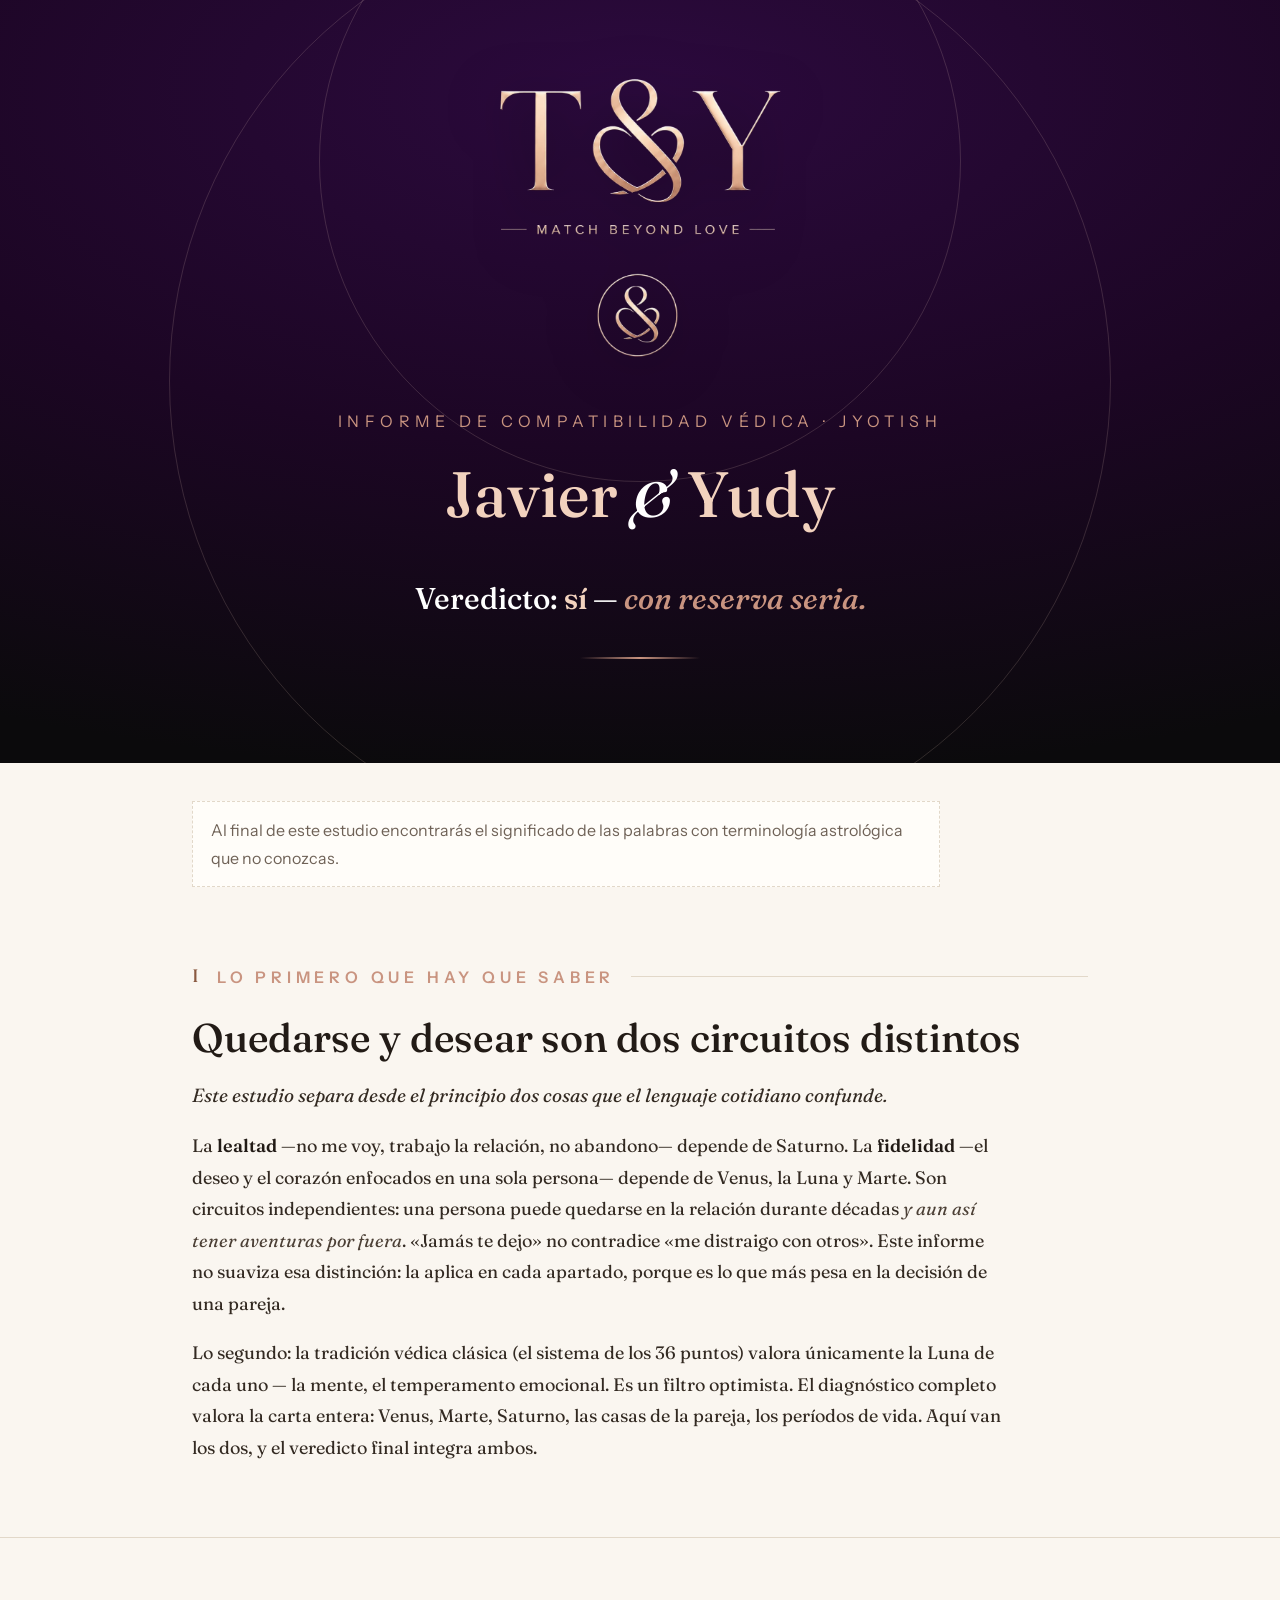
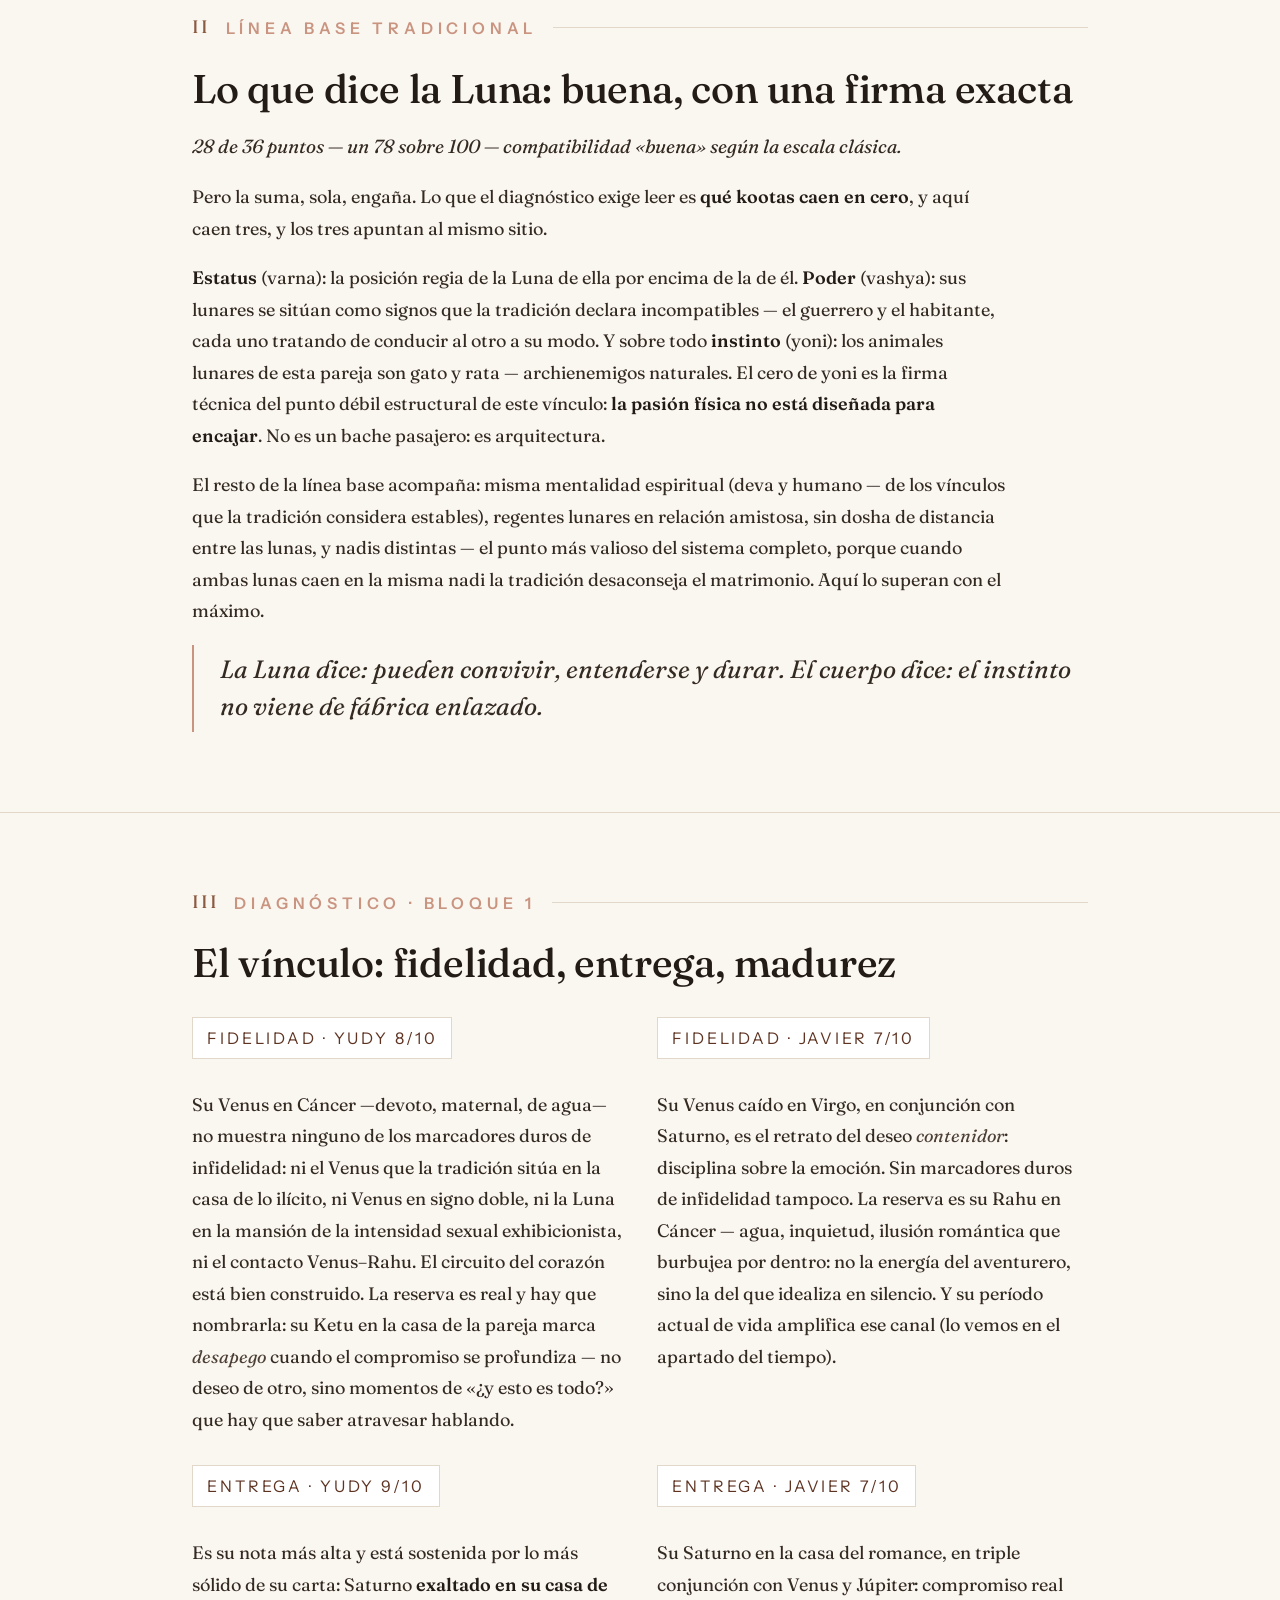
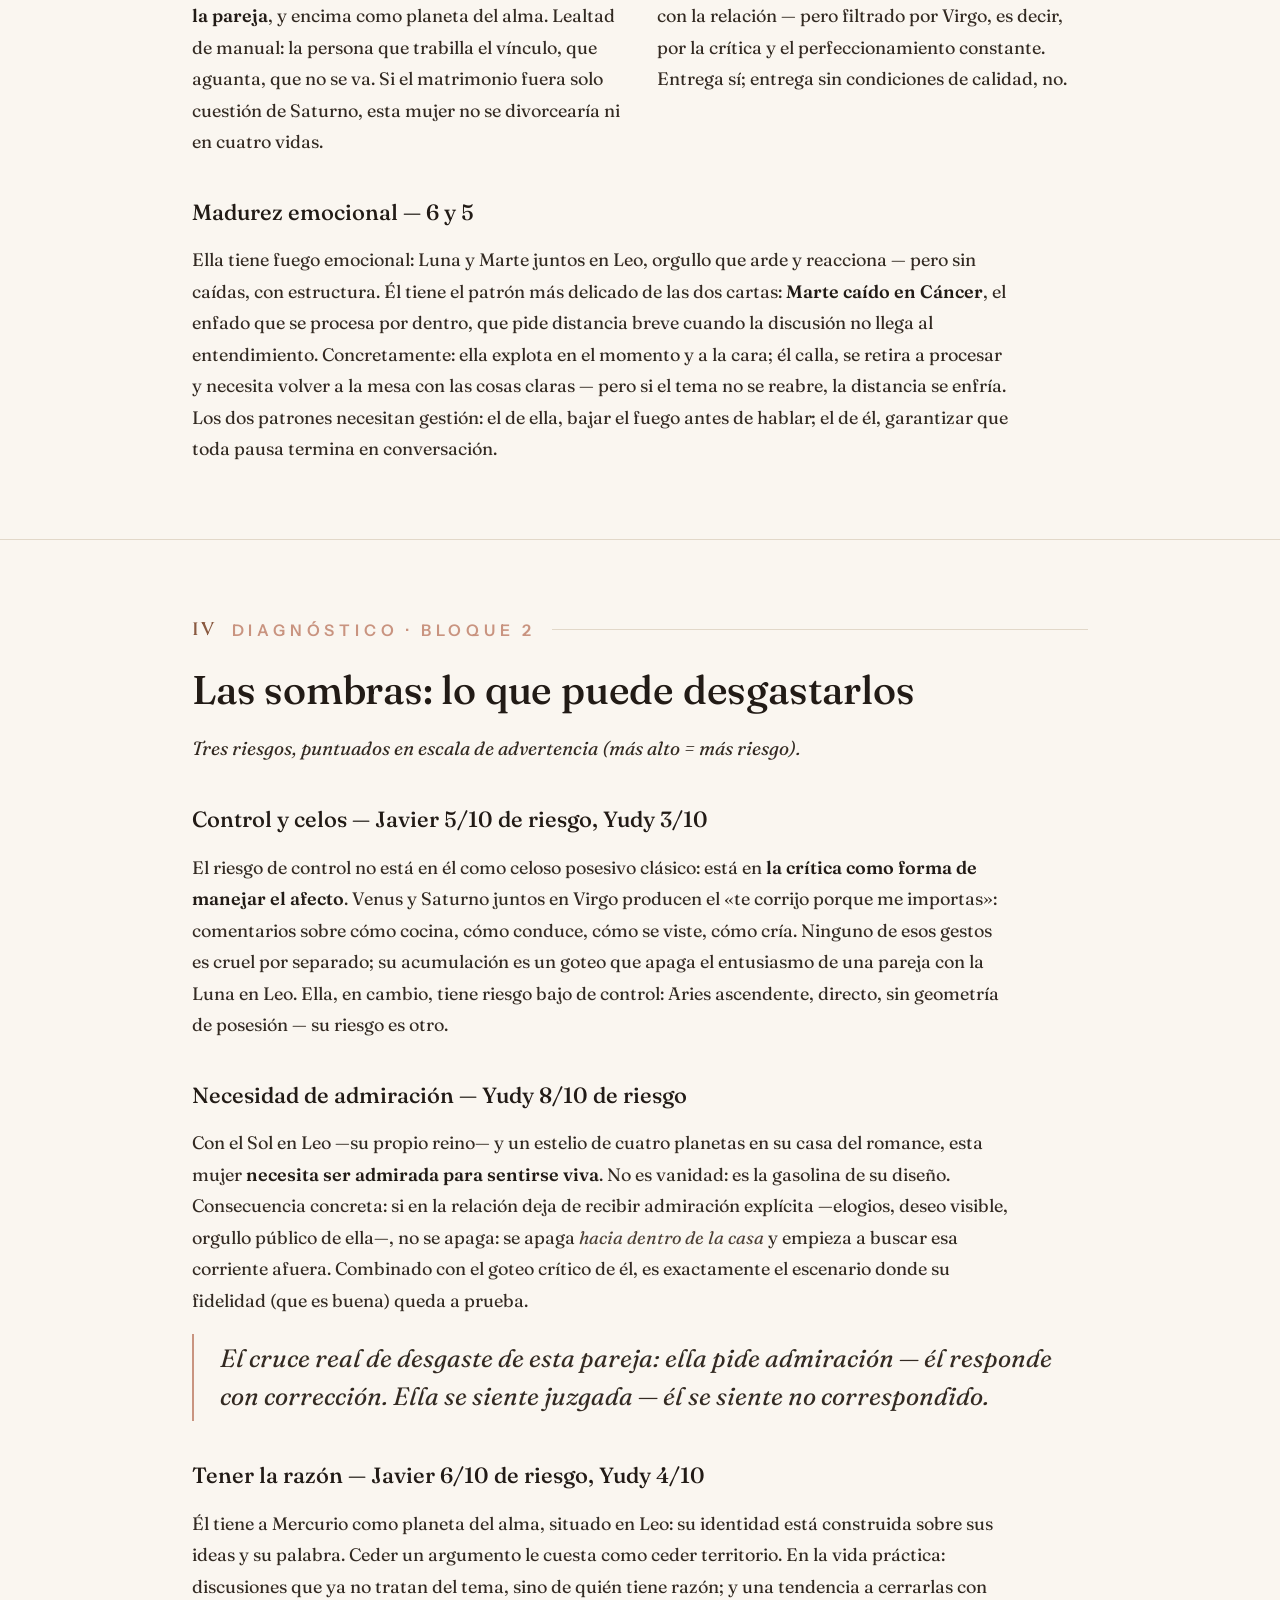
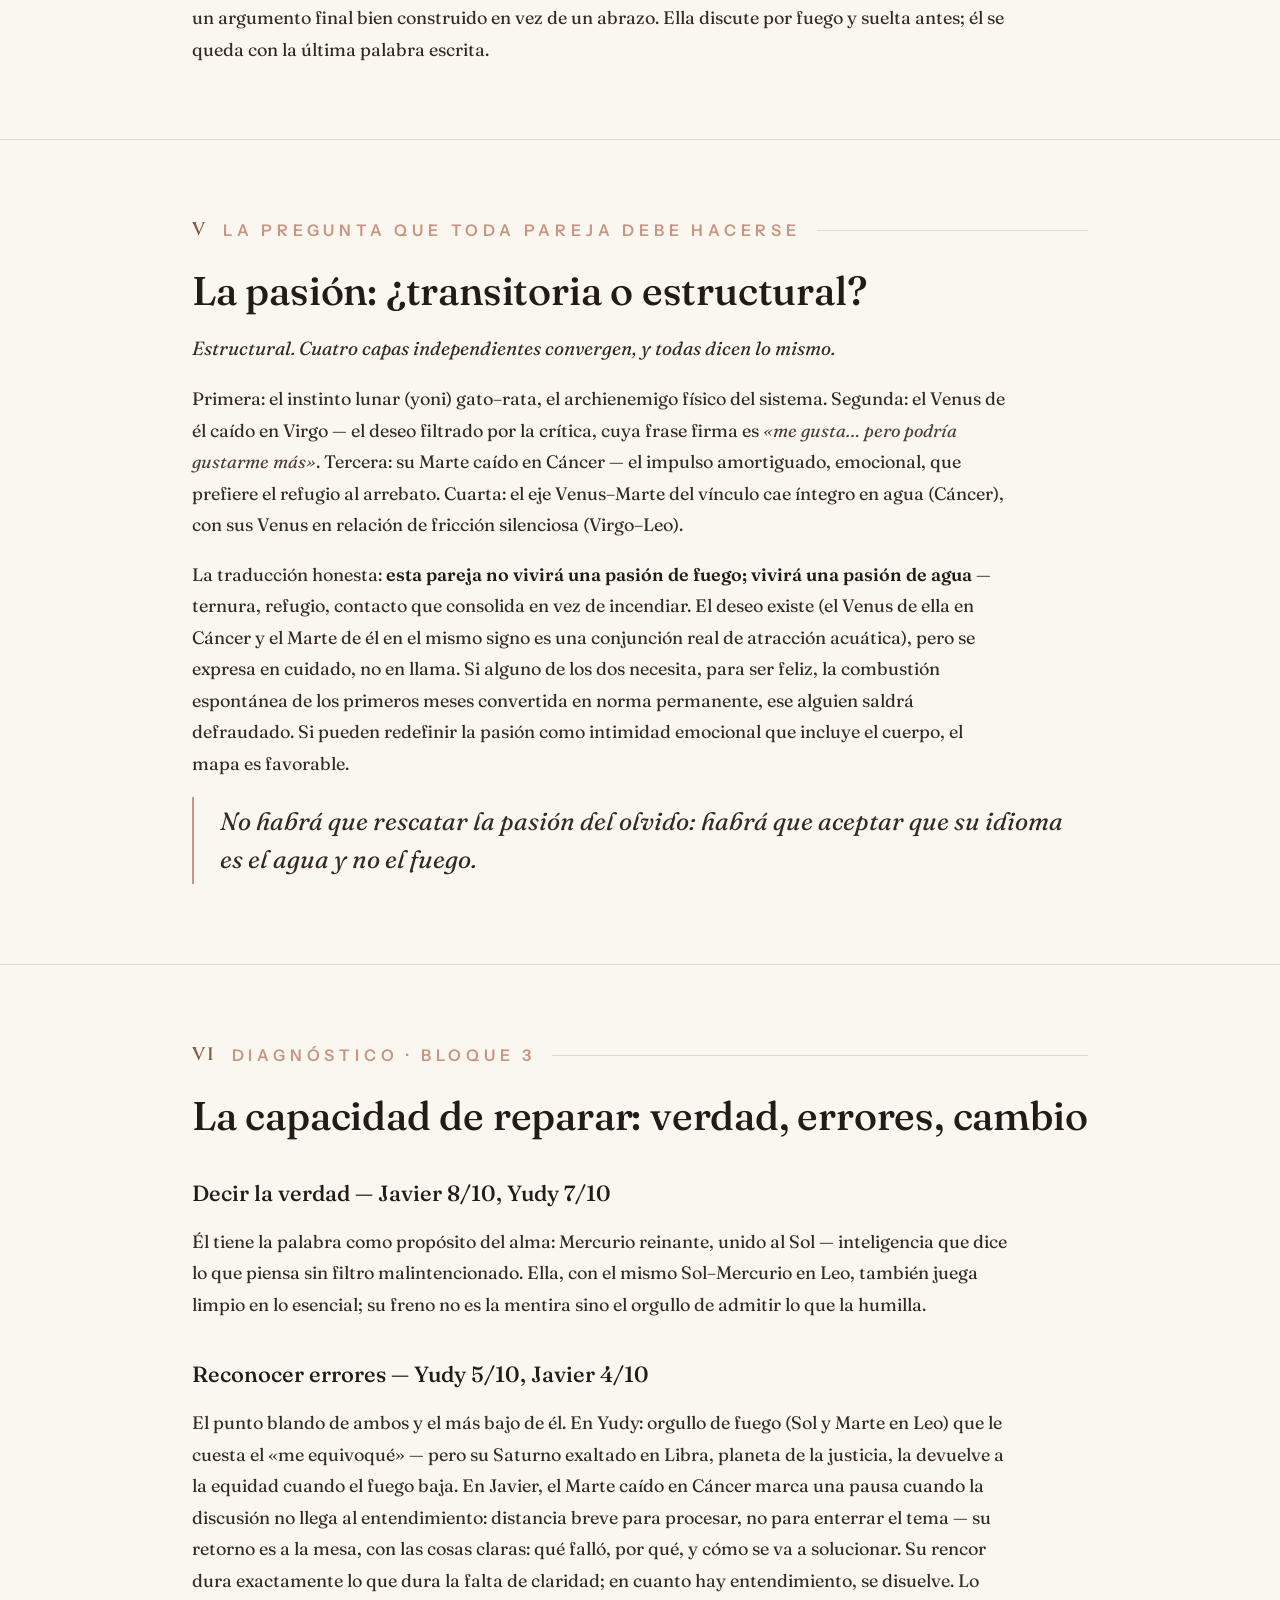
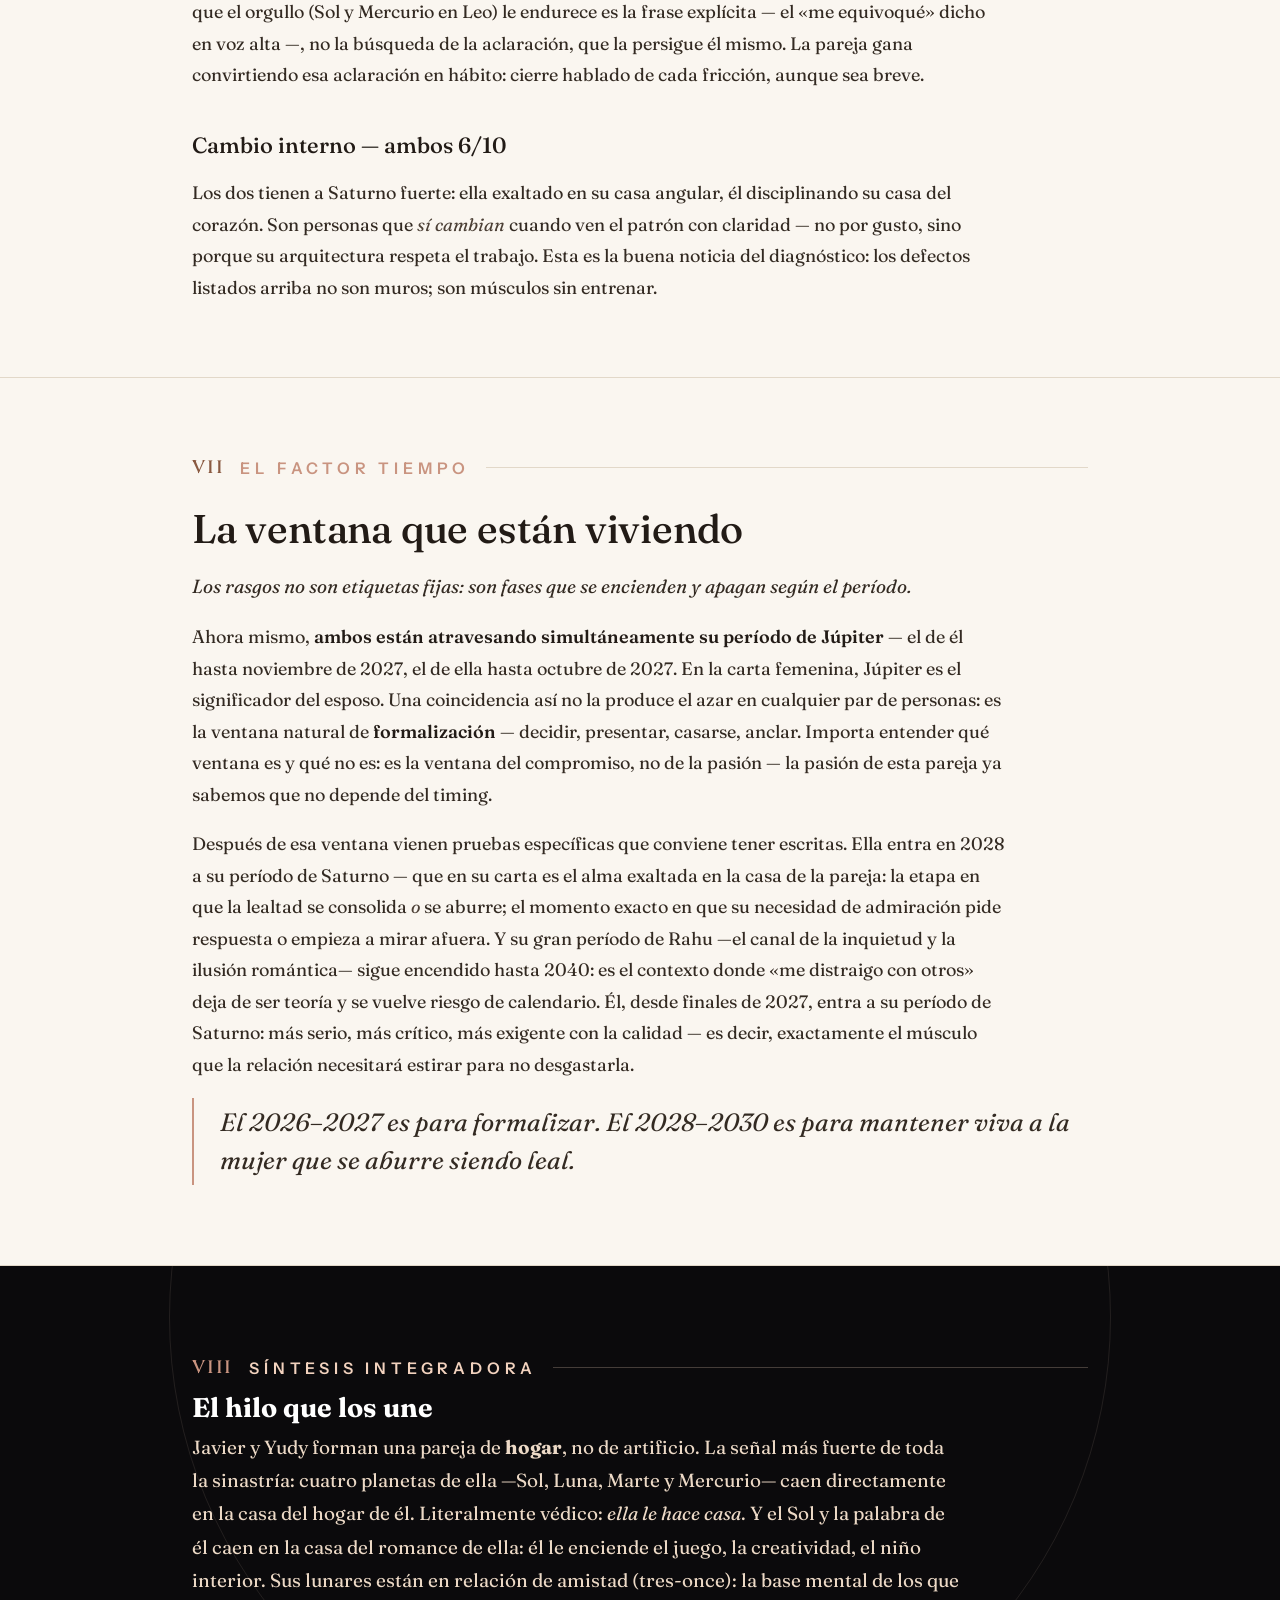
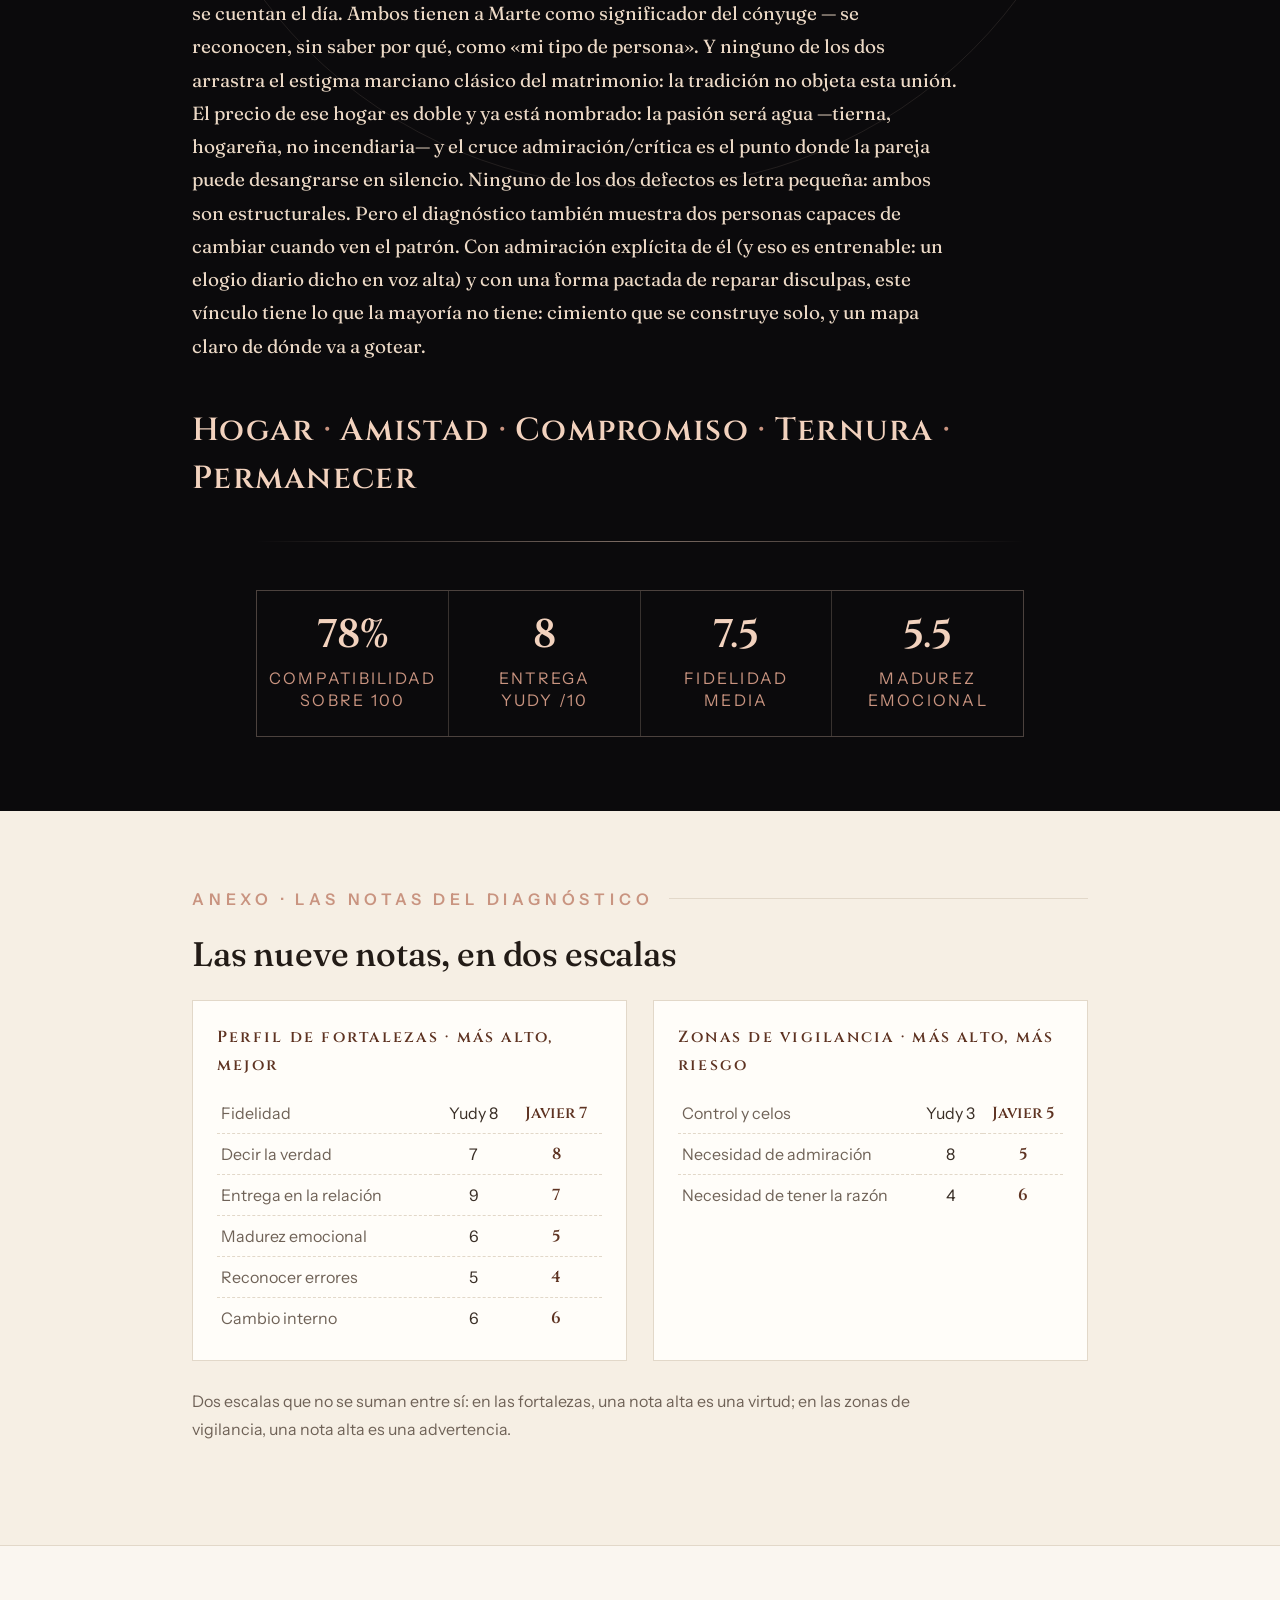
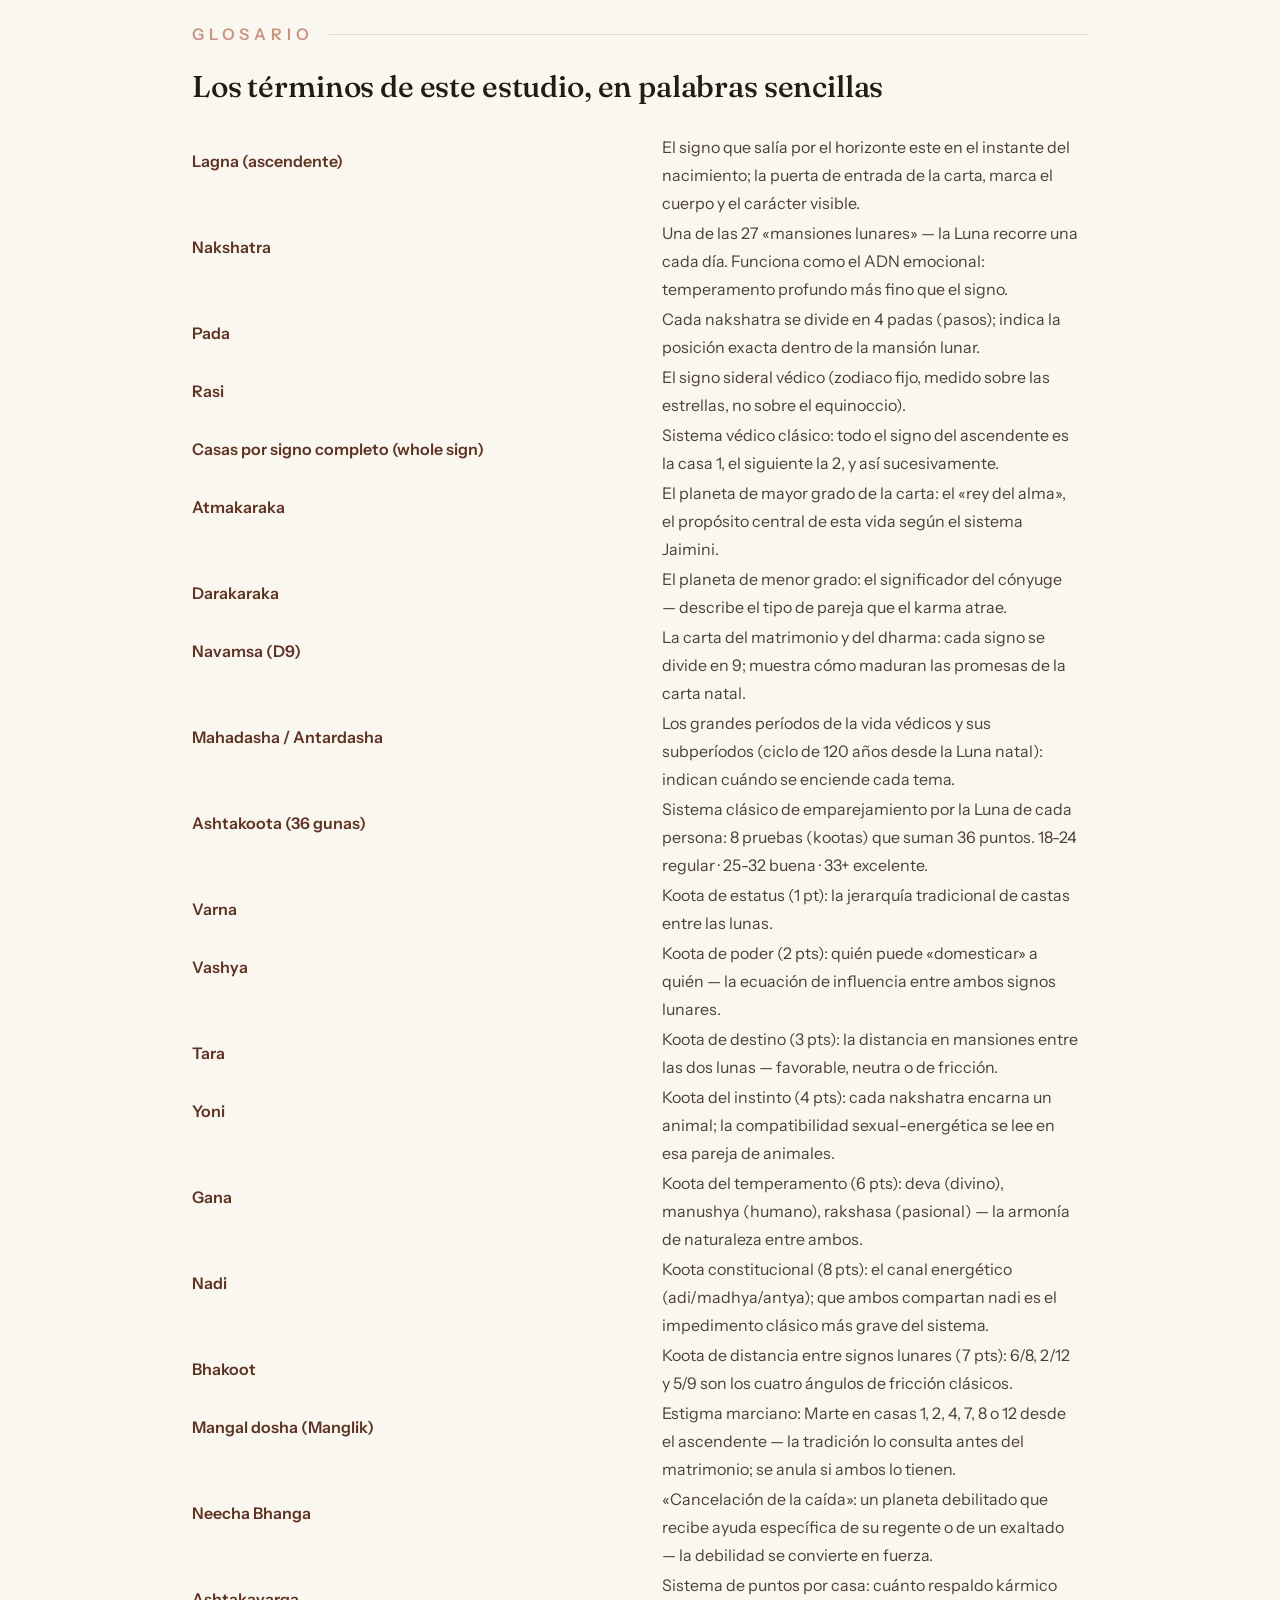
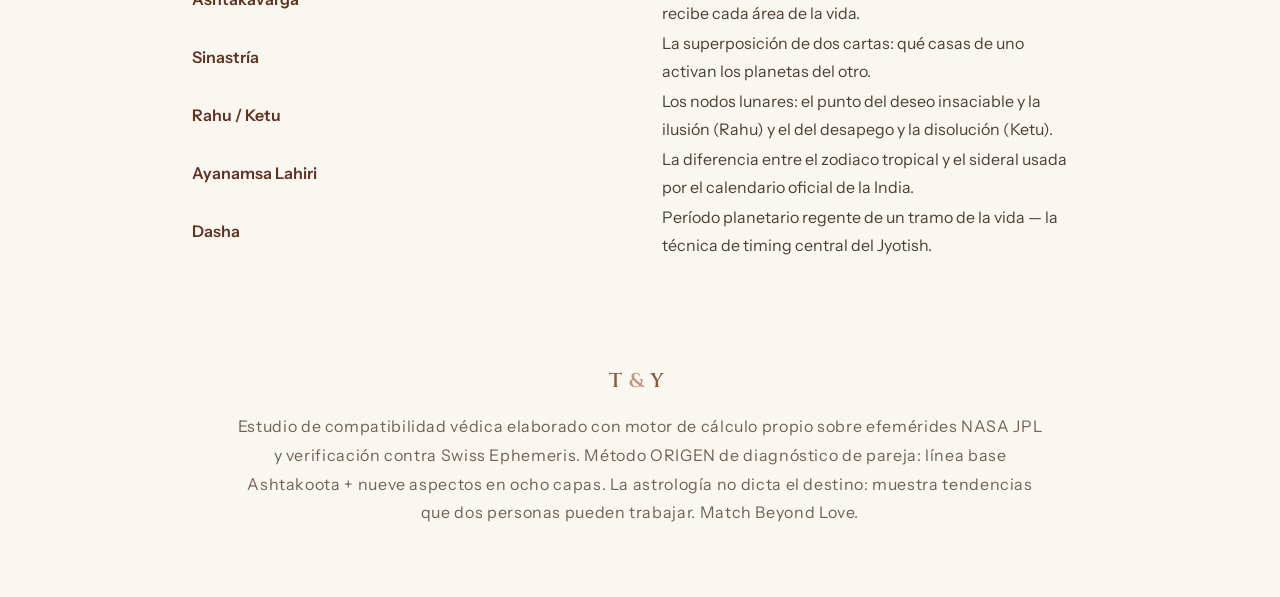
<file: astrologia/index.html>
<!DOCTYPE html>
<html lang="es">
<head>
<meta charset="UTF-8">
<meta name="viewport" content="width=device-width, initial-scale=1.0">
<title>T&Y — Compatibilidad védica · Javier & Yudy</title>
<meta name="description" content="Estudio de compatibilidad de pareja por astrología védica (Jyotish): Ashtakoota, nueve aspectos del vínculo, sinastría y períodos. Javier & Yudy.">
<meta property="og:title" content="T&Y — Compatibilidad védica · Javier & Yudy">
<meta property="og:description" content="Compatibilidad védica: 78/100. Diagnóstico de nueve aspectos, pasión estructural y timing de dashas.">
<meta property="og:image" content="https://clubdesarrollohumano.github.io/ty-landing/og-mujeres.png">
<meta property="twitter:card" content="summary_large_image">
<link rel="icon" href="../favicon-64.png">
<link rel="preconnect" href="https://fonts.googleapis.com">
<link rel="preconnect" href="https://fonts.gstatic.com" crossorigin>
<link href="https://fonts.googleapis.com/css2?family=Cinzel:wght@400;500;600;700&family=Fraunces:ital,opsz,wght@0,9..144,300;0,9..144,400;0,9..144,500;0,9..144,600;1,9..144,400;1,9..144,500&family=Instrument+Sans:wght@400;500;600&display=swap" rel="stylesheet">
<style>
:root{
  --plum:#2C0A3E; --plum-light:#4A0E5C; --noir:#0B0A0C;
  --champagne:#F2D2BE; --rose:#C99480; --bronze:#8A5A41; --copper:#5E3322;
  --ink:#221b16; --muted:#6f6257; --card:#fffdf9; --bg:#faf6f0;
  --line:#e2d8c9;
  --display:"Cinzel",serif; --serif:"Fraunces",Georgia,serif; --sans:"Instrument Sans",sans-serif;
}
*{margin:0;padding:0;box-sizing:border-box}
html{scroll-behavior:smooth}
body{background:var(--bg);color:var(--ink);font-family:var(--serif);font-size:18px;line-height:1.75;-webkit-font-smoothing:antialiased}
a{color:inherit}
.wrap{max-width:960px;margin:0 auto;padding:0 32px}
::selection{background:var(--rose);color:#fff}

/* ── hero ciruela ── */
.plum-hero{position:relative;color:var(--champagne);overflow:hidden;
  background:radial-gradient(ellipse 120% 90% at 50% 12%, var(--plum) 0%, #1c0624 52%, var(--noir) 100%);
  padding:52px 0 104px;text-align:center}
.plum-hero::before,.plum-hero::after{content:"";position:absolute;border-radius:50%;border:1px solid rgba(242,210,190,.16);pointer-events:none}
.plum-hero::before{width:640px;height:640px;left:50%;top:-160px;transform:translateX(-50%)}
.plum-hero::after{width:940px;height:940px;left:50%;top:-90px;transform:translateX(-50%)}
.brand{font-family:var(--display);font-size:26px;letter-spacing:.34em;font-weight:600;color:var(--champagne);text-shadow:0 1px 18px rgba(242,210,190,.22)}
.brand .amp{color:var(--rose)}
.logo-wrap{position:relative;width:min(294px,70vw);margin:20px auto 0;display:block}
.logo-wrap .hero-logo{width:100%;height:auto;display:block;filter:drop-shadow(0 10px 26px rgba(0,0,0,.5));animation:logoFloat 6.5s ease-in-out infinite}
.logo-wrap .sheen{position:absolute;inset:0;pointer-events:none;
  -webkit-mask-image:url("ty-logo-ciruela.png");mask-image:url("ty-logo-ciruela.png");
  -webkit-mask-size:100% auto;mask-size:100% auto;-webkit-mask-repeat:no-repeat;mask-repeat:no-repeat;
  -webkit-mask-position:center;mask-position:center;
  background:linear-gradient(115deg,transparent 32%,rgba(255,255,255,0) 40%,rgba(255,244,230,.85) 49%,rgba(255,255,255,0) 58%,transparent 68%);
  background-size:250% 100%;background-repeat:no-repeat;background-position:-160% 0;
  mix-blend-mode:screen;animation:logoSheen 7s ease-in-out 1.2s infinite}
@keyframes logoFloat{0%,100%{transform:translateY(0)}50%{transform:translateY(-9px)}}
@keyframes logoSheen{0%{background-position:-170% 0}55%{background-position:170% 0}100%{background-position:170% 0}}
@media (prefers-reduced-motion:reduce){.logo-wrap .hero-logo,.logo-wrap .sheen{animation:none}.logo-wrap .sheen{background:none}}
.kicker{margin-top:44px;font-family:var(--sans);font-size:16px;letter-spacing:.34em;text-transform:uppercase;color:var(--rose)}
.plum-hero h1{font-family:var(--serif);font-weight:500;font-size:clamp(40px,7vw,64px);line-height:1.08;margin-top:24px;letter-spacing:.005em;color:var(--champagne)}
.plum-hero h1 em{font-style:italic;color:#fff}
.plum-hero .lead{margin:26px auto 0;max-width:58ch;font-size:20px;color:#e6cbb4;font-family:var(--serif)}
.rule-hero{width:120px;height:2px;margin:32px auto 0;background:linear-gradient(90deg,transparent,var(--rose),transparent)}
.verdict-hero{margin-top:44px;font-family:var(--serif);font-size:clamp(22px,3.2vw,30px);font-weight:500;color:#fff}
.verdict-hero strong{font-weight:600;color:var(--champagne)}
.verdict-hero .res{font-style:italic;color:var(--rose)}

/* ── secciones editoriales ── */
main{padding:0 0 30px}
.section{padding:74px 0;border-bottom:1px solid var(--line)}
.sec-eyebrow{font-family:var(--sans);font-size:16px;letter-spacing:.3em;text-transform:uppercase;color:var(--rose);font-weight:600;display:flex;align-items:center;gap:16px}
.sec-eyebrow .roman{font-family:var(--display);font-size:18px;color:var(--bronze);letter-spacing:.1em}
.sec-eyebrow::after{content:"";flex:1;height:1px;background:var(--line)}
.section h2{font-family:var(--serif);font-weight:500;font-size:clamp(28px,4vw,40px);line-height:1.16;margin-top:22px;letter-spacing:-.005em}
.section h3{font-family:var(--serif);font-weight:500;font-size:22px;margin-top:40px;line-height:1.3}
.lead-p{margin-top:18px;font-size:19px;color:#4c4036;font-style:italic}
.section p{margin-top:18px;max-width:68ch;color:#332a22}
.section p strong{font-weight:600;color:var(--ink)}
.section p em{color:#4c4036}
.pull{margin:38px 0 6px;padding:6px 0 6px 26px;border-left:2px solid var(--rose);font-style:italic;font-size:clamp(20px,2.6vw,25px);line-height:1.5;color:var(--bronze);max-width:60ch}
.two-col{display:grid;grid-template-columns:1fr 1fr;gap:34px;margin-top:30px}
.two-col h3{margin-top:0}
.mini-tag{display:inline-block;font-family:var(--sans);font-size:16px;letter-spacing:.18em;text-transform:uppercase;color:var(--copper);border:1px solid var(--line);padding:6px 14px;margin-bottom:12px;background:#fff}
.glosa-note{margin-top:26px;font-family:var(--sans);font-size:16px;color:var(--muted);border:1px dashed var(--line);padding:14px 18px;background:#fffdf9;max-width:68ch}

/* ── síntesis ── */
.sintesis{background:var(--noir);color:var(--champagne);padding:86px 0 74px;border-bottom:none;position:relative;overflow:hidden}
.sintesis::after{content:"";position:absolute;width:940px;height:940px;border-radius:50%;border:1px solid rgba(242,210,190,.1);left:50%;top:-420px;transform:translateX(-50%);pointer-events:none}
.sintesis .sec-eyebrow{color:var(--champagne)}
.sintesis .sec-eyebrow::after{background:rgba(242,210,190,.25)}
.sintesis .sec-eyebrow .roman{color:var(--rose)}
.sintesis h2{color:#fff}
.sintesis p{color:#ecd9c6;max-width:64ch;font-size:19px}
.sintesis .big-chain{margin-top:44px;font-family:var(--display);font-size:clamp(20px,3.4vw,32px);font-weight:600;letter-spacing:.04em;color:var(--champagne);line-height:1.5}
.sintesis .big-chain span{color:var(--rose)}
.chain-rule{width:100%;max-width:64ch;height:1px;margin:38px auto 0;background:linear-gradient(90deg,transparent,rgba(242,210,190,.5),transparent)}
.score-band{margin-top:48px;display:flex;max-width:64ch;margin-left:auto;margin-right:auto;border:1px solid rgba(242,210,190,.28)}
.score-band>div{flex:1;padding:24px 12px;text-align:center;border-right:1px solid rgba(242,210,190,.2)}
.score-band>div:last-child{border-right:none}
.score-band .s-v{font-family:var(--display);font-size:40px;font-weight:600;color:var(--champagne);line-height:1}
.score-band .s-l{font-family:var(--sans);font-size:16px;letter-spacing:.14em;text-transform:uppercase;color:var(--rose);margin-top:12px;line-height:1.4}

/* ── anexo técnico ── */
.annex{background:#f6efe4}
.annex h2{font-family:var(--serif);font-weight:500;font-size:clamp(26px,3.4vw,34px);margin:22px 0 8px;color:var(--ink)}
.annex .note{font-family:var(--sans);font-size:16px;color:var(--muted);margin-bottom:28px;max-width:72ch}
.grid2{display:grid;grid-template-columns:1fr 1fr;gap:26px;margin-top:26px}
.an-card{border:1px solid var(--line);background:var(--card);padding:22px 24px}
.an-card h4{font-family:var(--display);font-size:16px;letter-spacing:.14em;font-weight:600;color:var(--copper);margin-bottom:14px}
.an-card table{width:100%;border-collapse:collapse;font-family:var(--sans);font-size:16px}
.an-card td{padding:6px 4px;border-bottom:1px dashed var(--line);color:#3a2f27;overflow-wrap:anywhere}
.an-card td:last-child{text-align:right;font-family:var(--display);font-weight:600;color:var(--copper)}
.an-card tr:last-child td{border-bottom:none}
.an-card td.row{text-align:left;color:var(--muted)}
.an-card td.c{text-align:center}
.an-card.couple{max-width:calc(50% - 13px)}
@media (max-width:760px){.grid2{grid-template-columns:1fr}.an-card.couple{max-width:none}.two-col{grid-template-columns:1fr}}
.mono-note{margin-top:38px;font-family:var(--sans);font-size:16px;color:var(--muted);max-width:74ch;line-height:1.7}

/* ── glosario ── */
.glosario{display:grid;grid-template-columns:1fr 1fr;gap:0 44px;margin-top:26px}
@media (max-width:760px){.glosario{grid-template-columns:1fr}}
.glosario dt{font-family:var(--sans);font-weight:600;font-size:16px;color:var(--copper);margin-top:16px}
.glosario dd{font-family:var(--sans);font-size:16px;color:#4c4036;margin-top:2px;padding-right:10px}

/* ── footer ── */
.footer{border-top:none;padding:54px 0 70px;background:var(--bg);text-align:center}
.footer .brand{color:var(--bronze);font-size:20px;text-shadow:none}
.footer .foot-line{font-family:var(--sans);font-size:16px;color:var(--muted);letter-spacing:.04em;margin-top:14px;max-width:74ch;line-height:1.8;margin-left:auto;margin-right:auto}
</style>
</head>
<body>

<!-- ============ PORTADA ============ -->
<header class="plum-hero">
  <div class="wrap">
    <div class="logo-wrap">
      <img class="hero-logo" src="ty-logo-ciruela.png" alt="T&amp;Y · Match Beyond Love">
      <div class="sheen"></div>
    </div>
    <div class="kicker">Informe de compatibilidad védica · Jyotish</div>
    <h1>Javier <em>&amp;</em> Yudy</h1>
    <div class="verdict-hero">Veredicto: <strong>sí</strong> — <span class="res">con reserva seria.</span></div>
    <div class="rule-hero"></div>
  </div>
</header>

<main>
<div class="wrap">
  <p class="glosa-note" style="margin-top:38px">Al final de este estudio encontrarás el significado de las palabras con terminología astrológica que no conozcas.</p>
</div>

<!-- ============ I · PRINCIPIO CERO ============ -->
<section class="section">
  <div class="wrap">
    <div class="sec-eyebrow"><span class="roman">I</span> Lo primero que hay que saber</div>
    <h2>Quedarse y desear son dos circuitos distintos</h2>
    <p class="lead-p">Este estudio separa desde el principio dos cosas que el lenguaje cotidiano confunde.</p>
    <p>La <strong>lealtad</strong> —no me voy, trabajo la relación, no abandono— depende de Saturno. La <strong>fidelidad</strong> —el deseo y el corazón enfocados en una sola persona— depende de Venus, la Luna y Marte. Son circuitos independientes: una persona puede quedarse en la relación durante décadas <em>y aun así tener aventuras por fuera</em>. «Jamás te dejo» no contradice «me distraigo con otros». Este informe no suaviza esa distinción: la aplica en cada apartado, porque es lo que más pesa en la decisión de una pareja.</p>
    <p>Lo segundo: la tradición védica clásica (el sistema de los 36 puntos) valora únicamente la Luna de cada uno — la mente, el temperamento emocional. Es un filtro optimista. El diagnóstico completo valora la carta entera: Venus, Marte, Saturno, las casas de la pareja, los períodos de vida. Aquí van los dos, y el veredicto final integra ambos.</p>
  </div>
</section>

<!-- ============ II · EL VEREDICTO DE LA TRADICIÓN ============ -->
<section class="section">
  <div class="wrap">
    <div class="sec-eyebrow"><span class="roman">II</span> Línea base tradicional</div>
    <h2>Lo que dice la Luna: buena, con una firma exacta</h2>
    <p class="lead-p">28 de 36 puntos — un 78 sobre 100 — compatibilidad «buena» según la escala clásica.</p>
    <p>Pero la suma, sola, engaña. Lo que el diagnóstico exige leer es <strong>qué kootas caen en cero</strong>, y aquí caen tres, y los tres apuntan al mismo sitio.</p>
    <p><strong>Estatus</strong> (varna): la posición regia de la Luna de ella por encima de la de él. <strong>Poder</strong> (vashya): sus lunares se sitúan como signos que la tradición declara incompatibles — el guerrero y el habitante, cada uno tratando de conducir al otro a su modo. Y sobre todo <strong>instinto</strong> (yoni): los animales lunares de esta pareja son gato y rata — archienemigos naturales. El cero de yoni es la firma técnica del punto débil estructural de este vínculo: <strong>la pasión física no está diseñada para encajar</strong>. No es un bache pasajero: es arquitectura.</p>
    <p>El resto de la línea base acompaña: misma mentalidad espiritual (deva y humano — de los vínculos que la tradición considera estables), regentes lunares en relación amistosa, sin dosha de distancia entre las lunas, y nadis distintas — el punto más valioso del sistema completo, porque cuando ambas lunas caen en la misma nadi la tradición desaconseja el matrimonio. Aquí lo superan con el máximo.</p>
    <p class="pull">La Luna dice: pueden convivir, entenderse y durar. El cuerpo dice: el instinto no viene de fábrica enlazado.</p>
  </div>
</section>

<!-- ============ III · EL VÍNCULO ============ -->
<section class="section">
  <div class="wrap">
    <div class="sec-eyebrow"><span class="roman">III</span> Diagnóstico · Bloque 1</div>
    <h2>El vínculo: fidelidad, entrega, madurez</h2>
    <div class="two-col">
      <div>
        <span class="mini-tag">Fidelidad · Yudy 8/10</span>
        <p>Su Venus en Cáncer —devoto, maternal, de agua— no muestra ninguno de los marcadores duros de infidelidad: ni el Venus que la tradición sitúa en la casa de lo ilícito, ni Venus en signo doble, ni la Luna en la mansión de la intensidad sexual exhibicionista, ni el contacto Venus–Rahu. El circuito del corazón está bien construido. La reserva es real y hay que nombrarla: su Ketu en la casa de la pareja marca <em>desapego</em> cuando el compromiso se profundiza — no deseo de otro, sino momentos de «¿y esto es todo?» que hay que saber atravesar hablando.</p>
      </div>
      <div>
        <span class="mini-tag">Fidelidad · Javier 7/10</span>
        <p>Su Venus caído en Virgo, en conjunción con Saturno, es el retrato del deseo <em>contenidor</em>: disciplina sobre la emoción. Sin marcadores duros de infidelidad tampoco. La reserva es su Rahu en Cáncer — agua, inquietud, ilusión romántica que burbujea por dentro: no la energía del aventurero, sino la del que idealiza en silencio. Y su período actual de vida amplifica ese canal (lo vemos en el apartado del tiempo).</p>
      </div>
    </div>
    <div class="two-col">
      <div>
        <span class="mini-tag">Entrega · Yudy 9/10</span>
        <p>Es su nota más alta y está sostenida por lo más sólido de su carta: Saturno <strong>exaltado en su casa de la pareja</strong>, y encima como planeta del alma. Lealtad de manual: la persona que trabilla el vínculo, que aguanta, que no se va. Si el matrimonio fuera solo cuestión de Saturno, esta mujer no se divorcearía ni en cuatro vidas.</p>
      </div>
      <div>
        <span class="mini-tag">Entrega · Javier 7/10</span>
        <p>Su Saturno en la casa del romance, en triple conjunción con Venus y Júpiter: compromiso real con la relación — pero filtrado por Virgo, es decir, por la crítica y el perfeccionamiento constante. Entrega sí; entrega sin condiciones de calidad, no.</p>
      </div>
    </div>
    <h3>Madurez emocional — 6 y 5</h3>
    <p>Ella tiene fuego emocional: Luna y Marte juntos en Leo, orgullo que arde y reacciona — pero sin caídas, con estructura. Él tiene el patrón más delicado de las dos cartas: <strong>Marte caído en Cáncer</strong>, el enfado que se procesa por dentro, que pide distancia breve cuando la discusión no llega al entendimiento. Concretamente: ella explota en el momento y a la cara; él calla, se retira a procesar y necesita volver a la mesa con las cosas claras — pero si el tema no se reabre, la distancia se enfría. Los dos patrones necesitan gestión: el de ella, bajar el fuego antes de hablar; el de él, garantizar que toda pausa termina en conversación.</p>
  </div>
</section>

<!-- ============ IV · LAS SOMBRAS ============ -->
<section class="section">
  <div class="wrap">
    <div class="sec-eyebrow"><span class="roman">IV</span> Diagnóstico · Bloque 2</div>
    <h2>Las sombras: lo que puede desgastarlos</h2>
    <p class="lead-p">Tres riesgos, puntuados en escala de advertencia (más alto = más riesgo).</p>
    <h3>Control y celos — Javier 5/10 de riesgo, Yudy 3/10</h3>
    <p>El riesgo de control no está en él como celoso posesivo clásico: está en <strong>la crítica como forma de manejar el afecto</strong>. Venus y Saturno juntos en Virgo producen el «te corrijo porque me importas»: comentarios sobre cómo cocina, cómo conduce, cómo se viste, cómo cría. Ninguno de esos gestos es cruel por separado; su acumulación es un goteo que apaga el entusiasmo de una pareja con la Luna en Leo. Ella, en cambio, tiene riesgo bajo de control: Aries ascendente, directo, sin geometría de posesión — su riesgo es otro.</p>
    <h3>Necesidad de admiración — Yudy 8/10 de riesgo</h3>
    <p>Con el Sol en Leo —su propio reino— y un estelio de cuatro planetas en su casa del romance, esta mujer <strong>necesita ser admirada para sentirse viva</strong>. No es vanidad: es la gasolina de su diseño. Consecuencia concreta: si en la relación deja de recibir admiración explícita —elogios, deseo visible, orgullo público de ella—, no se apaga: se apaga <em>hacia dentro de la casa</em> y empieza a buscar esa corriente afuera. Combinado con el goteo crítico de él, es exactamente el escenario donde su fidelidad (que es buena) queda a prueba.</p>
    <p class="pull">El cruce real de desgaste de esta pareja: ella pide admiración — él responde con corrección. Ella se siente juzgada — él se siente no correspondido.</p>
    <h3>Tener la razón — Javier 6/10 de riesgo, Yudy 4/10</h3>
    <p>Él tiene a Mercurio como planeta del alma, situado en Leo: su identidad está construida sobre sus ideas y su palabra. Ceder un argumento le cuesta como ceder territorio. En la vida práctica: discusiones que ya no tratan del tema, sino de quién tiene razón; y una tendencia a cerrarlas con un argumento final bien construido en vez de un abrazo. Ella discute por fuego y suelta antes; él se queda con la última palabra escrita.</p>
  </div>
</section>

<!-- ============ V · LA PASIÓN ============ -->
<section class="section">
  <div class="wrap">
    <div class="sec-eyebrow"><span class="roman">V</span> La pregunta que toda pareja debe hacerse</div>
    <h2>La pasión: ¿transitoria o estructural?</h2>
    <p class="lead-p">Estructural. Cuatro capas independientes convergen, y todas dicen lo mismo.</p>
    <p>Primera: el instinto lunar (yoni) gato–rata, el archienemigo físico del sistema. Segunda: el Venus de él caído en Virgo — el deseo filtrado por la crítica, cuya frase firma es <em>«me gusta… pero podría gustarme más»</em>. Tercera: su Marte caído en Cáncer — el impulso amortiguado, emocional, que prefiere el refugio al arrebato. Cuarta: el eje Venus–Marte del vínculo cae íntegro en agua (Cáncer), con sus Venus en relación de fricción silenciosa (Virgo–Leo).</p>
    <p>La traducción honesta: <strong>esta pareja no vivirá una pasión de fuego; vivirá una pasión de agua</strong> — ternura, refugio, contacto que consolida en vez de incendiar. El deseo existe (el Venus de ella en Cáncer y el Marte de él en el mismo signo es una conjunción real de atracción acuática), pero se expresa en cuidado, no en llama. Si alguno de los dos necesita, para ser feliz, la combustión espontánea de los primeros meses convertida en norma permanente, ese alguien saldrá defraudado. Si pueden redefinir la pasión como intimidad emocional que incluye el cuerpo, el mapa es favorable.</p>
    <p class="pull">No habrá que rescatar la pasión del olvido: habrá que aceptar que su idioma es el agua y no el fuego.</p>
  </div>
</section>

<!-- ============ VI · LA REPARACIÓN ============ -->
<section class="section">
  <div class="wrap">
    <div class="sec-eyebrow"><span class="roman">VI</span> Diagnóstico · Bloque 3</div>
    <h2>La capacidad de reparar: verdad, errores, cambio</h2>
    <h3>Decir la verdad — Javier 8/10, Yudy 7/10</h3>
    <p>Él tiene la palabra como propósito del alma: Mercurio reinante, unido al Sol — inteligencia que dice lo que piensa sin filtro malintencionado. Ella, con el mismo Sol–Mercurio en Leo, también juega limpio en lo esencial; su freno no es la mentira sino el orgullo de admitir lo que la humilla.</p>
    <h3>Reconocer errores — Yudy 5/10, Javier 4/10</h3>
    <p>El punto blando de ambos y el más bajo de él. En Yudy: orgullo de fuego (Sol y Marte en Leo) que le cuesta el «me equivoqué» — pero su Saturno exaltado en Libra, planeta de la justicia, la devuelve a la equidad cuando el fuego baja. En Javier, el Marte caído en Cáncer marca una pausa cuando la discusión no llega al entendimiento: distancia breve para procesar, no para enterrar el tema — su retorno es a la mesa, con las cosas claras: qué falló, por qué, y cómo se va a solucionar. Su rencor dura exactamente lo que dura la falta de claridad; en cuanto hay entendimiento, se disuelve. Lo que el orgullo (Sol y Mercurio en Leo) le endurece es la frase explícita — el «me equivoqué» dicho en voz alta —, no la búsqueda de la aclaración, que la persigue él mismo. La pareja gana convirtiendo esa aclaración en hábito: cierre hablado de cada fricción, aunque sea breve.</p>
    <h3>Cambio interno — ambos 6/10</h3>
    <p>Los dos tienen a Saturno fuerte: ella exaltado en su casa angular, él disciplinando su casa del corazón. Son personas que <em>sí cambian</em> cuando ven el patrón con claridad — no por gusto, sino porque su arquitectura respeta el trabajo. Esta es la buena noticia del diagnóstico: los defectos listados arriba no son muros; son músculos sin entrenar.</p>
  </div>
</section>

<!-- ============ VII · EL TIEMPO ============ -->
<section class="section">
  <div class="wrap">
    <div class="sec-eyebrow"><span class="roman">VII</span> El factor tiempo</div>
    <h2>La ventana que están viviendo</h2>
    <p class="lead-p">Los rasgos no son etiquetas fijas: son fases que se encienden y apagan según el período.</p>
    <p>Ahora mismo, <strong>ambos están atravesando simultáneamente su período de Júpiter</strong> — el de él hasta noviembre de 2027, el de ella hasta octubre de 2027. En la carta femenina, Júpiter es el significador del esposo. Una coincidencia así no la produce el azar en cualquier par de personas: es la ventana natural de <strong>formalización</strong> — decidir, presentar, casarse, anclar. Importa entender qué ventana es y qué no es: es la ventana del compromiso, no de la pasión — la pasión de esta pareja ya sabemos que no depende del timing.</p>
    <p>Después de esa ventana vienen pruebas específicas que conviene tener escritas. Ella entra en 2028 a su período de Saturno — que en su carta es el alma exaltada en la casa de la pareja: la etapa en que la lealtad se consolida <em>o</em> se aburre; el momento exacto en que su necesidad de admiración pide respuesta o empieza a mirar afuera. Y su gran período de Rahu —el canal de la inquietud y la ilusión romántica— sigue encendido hasta 2040: es el contexto donde «me distraigo con otros» deja de ser teoría y se vuelve riesgo de calendario. Él, desde finales de 2027, entra a su período de Saturno: más serio, más crítico, más exigente con la calidad — es decir, exactamente el músculo que la relación necesitará estirar para no desgastarla.</p>
    <p class="pull">El 2026–2027 es para formalizar. El 2028–2030 es para mantener viva a la mujer que se aburre siendo leal.</p>
  </div>
</section>

<!-- ============ SÍNTESIS ============ -->
<section class="sintesis">
  <div class="wrap">
    <div class="sec-eyebrow"><span class="roman">VIII</span> Síntesis integradora</div>
    <h2>El hilo que los une</h2>
    <p>Javier y Yudy forman una pareja de <strong>hogar</strong>, no de artificio. La señal más fuerte de toda la sinastría: cuatro planetas de ella —Sol, Luna, Marte y Mercurio— caen directamente en la casa del hogar de él. Literalmente védico: <em>ella le hace casa</em>. Y el Sol y la palabra de él caen en la casa del romance de ella: él le enciende el juego, la creatividad, el niño interior. Sus lunares están en relación de amistad (tres-once): la base mental de los que se cuentan el día. Ambos tienen a Marte como significador del cónyuge — se reconocen, sin saber por qué, como «mi tipo de persona». Y ninguno de los dos arrastra el estigma marciano clásico del matrimonio: la tradición no objeta esta unión.</p>
    <p>El precio de ese hogar es doble y ya está nombrado: la pasión será agua —tierna, hogareña, no incendiaria— y el cruce admiración/crítica es el punto donde la pareja puede desangrarse en silencio. Ninguno de los dos defectos es letra pequeña: ambos son estructurales. Pero el diagnóstico también muestra dos personas capaces de cambiar cuando ven el patrón. Con admiración explícita de él (y eso es entrenable: un elogio diario dicho en voz alta) y con una forma pactada de reparar disculpas, este vínculo tiene lo que la mayoría no tiene: cimiento que se construye solo, y un mapa claro de dónde va a gotear.</p>
    <div class="big-chain">Hogar <span>·</span> Amistad <span>·</span> Compromiso <span>·</span> Ternura <span>·</span> Permanecer</div>
    <div class="chain-rule"></div>
    <div class="score-band">
      <div><div class="s-v">78%</div><div class="s-l">Compatibilidad<br>sobre 100</div></div>
      <div><div class="s-v">8</div><div class="s-l">Entrega<br>Yudy /10</div></div>
      <div><div class="s-v">7.5</div><div class="s-l">Fidelidad<br>media</div></div>
      <div><div class="s-v">5.5</div><div class="s-l">Madurez<br>emocional</div></div>
    </div>
  </div>
</section>

<!-- ============ ANEXO ============ -->
<section class="section annex">
  <div class="wrap">
    <div class="sec-eyebrow">Anexo · Las notas del diagnóstico</div>
    <h2>Las nueve notas, en dos escalas</h2>

    <div class="grid2">
      <div class="an-card">
        <h4>Perfil de fortalezas · más alto, mejor</h4>
        <table>
          <tr><td class="row">Fidelidad</td><td class="c">Yudy 8</td><td class="c">Javier 7</td></tr>
          <tr><td class="row">Decir la verdad</td><td class="c">7</td><td class="c">8</td></tr>
          <tr><td class="row">Entrega en la relación</td><td class="c">9</td><td class="c">7</td></tr>
          <tr><td class="row">Madurez emocional</td><td class="c">6</td><td class="c">5</td></tr>
          <tr><td class="row">Reconocer errores</td><td class="c">5</td><td class="c">4</td></tr>
          <tr><td class="row">Cambio interno</td><td class="c">6</td><td class="c">6</td></tr>
        </table>
      </div>
      <div class="an-card">
        <h4>Zonas de vigilancia · más alto, más riesgo</h4>
        <table>
          <tr><td class="row">Control y celos</td><td class="c">Yudy 3</td><td class="c">Javier 5</td></tr>
          <tr><td class="row">Necesidad de admiración</td><td class="c">8</td><td class="c">5</td></tr>
          <tr><td class="row">Necesidad de tener la razón</td><td class="c">4</td><td class="c">6</td></tr>
        </table>
      </div>
    </div>
    <p class="note" style="margin-top:26px">Dos escalas que no se suman entre sí: en las fortalezas, una nota alta es una virtud; en las zonas de vigilancia, una nota alta es una advertencia.</p>
  </div>
</section>

<!-- ============ GLOSARIO ============ -->
<section class="section" style="border-bottom:none;padding-bottom:20px">
  <div class="wrap">
    <div class="sec-eyebrow">Glosario</div>
    <h2 style="font-size:clamp(24px,3vw,30px)">Los términos de este estudio, en palabras sencillas</h2>
    <dl class="glosario">
      <dt>Lagna (ascendente)</dt><dd>El signo que salía por el horizonte este en el instante del nacimiento; la puerta de entrada de la carta, marca el cuerpo y el carácter visible.</dd>
      <dt>Nakshatra</dt><dd>Una de las 27 «mansiones lunares» — la Luna recorre una cada día. Funciona como el ADN emocional: temperamento profundo más fino que el signo.</dd>
      <dt>Pada</dt><dd>Cada nakshatra se divide en 4 padas (pasos); indica la posición exacta dentro de la mansión lunar.</dd>
      <dt>Rasi</dt><dd>El signo sideral védico (zodiaco fijo, medido sobre las estrellas, no sobre el equinoccio).</dd>
      <dt>Casas por signo completo (whole sign)</dt><dd>Sistema védico clásico: todo el signo del ascendente es la casa 1, el siguiente la 2, y así sucesivamente.</dd>
      <dt>Atmakaraka</dt><dd>El planeta de mayor grado de la carta: el «rey del alma», el propósito central de esta vida según el sistema Jaimini.</dd>
      <dt>Darakaraka</dt><dd>El planeta de menor grado: el significador del cónyuge — describe el tipo de pareja que el karma atrae.</dd>
      <dt>Navamsa (D9)</dt><dd>La carta del matrimonio y del dharma: cada signo se divide en 9; muestra cómo maduran las promesas de la carta natal.</dd>
      <dt>Mahadasha / Antardasha</dt><dd>Los grandes períodos de la vida védicos y sus subperíodos (ciclo de 120 años desde la Luna natal): indican cuándo se enciende cada tema.</dd>
      <dt>Ashtakoota (36 gunas)</dt><dd>Sistema clásico de emparejamiento por la Luna de cada persona: 8 pruebas (kootas) que suman 36 puntos. 18-24 regular · 25-32 buena · 33+ excelente.</dd>
      <dt>Varna</dt><dd>Koota de estatus (1 pt): la jerarquía tradicional de castas entre las lunas.</dd>
      <dt>Vashya</dt><dd>Koota de poder (2 pts): quién puede «domesticar» a quién — la ecuación de influencia entre ambos signos lunares.</dd>
      <dt>Tara</dt><dd>Koota de destino (3 pts): la distancia en mansiones entre las dos lunas — favorable, neutra o de fricción.</dd>
      <dt>Yoni</dt><dd>Koota del instinto (4 pts): cada nakshatra encarna un animal; la compatibilidad sexual-energética se lee en esa pareja de animales.</dd>
      <dt>Gana</dt><dd>Koota del temperamento (6 pts): deva (divino), manushya (humano), rakshasa (pasional) — la armonía de naturaleza entre ambos.</dd>
      <dt>Nadi</dt><dd>Koota constitucional (8 pts): el canal energético (adi/madhya/antya); que ambos compartan nadi es el impedimento clásico más grave del sistema.</dd>
      <dt>Bhakoot</dt><dd>Koota de distancia entre signos lunares (7 pts): 6/8, 2/12 y 5/9 son los cuatro ángulos de fricción clásicos.</dd>
      <dt>Mangal dosha (Manglik)</dt><dd>Estigma marciano: Marte en casas 1, 2, 4, 7, 8 o 12 desde el ascendente — la tradición lo consulta antes del matrimonio; se anula si ambos lo tienen.</dd>
      <dt>Neecha Bhanga</dt><dd>«Cancelación de la caída»: un planeta debilitado que recibe ayuda específica de su regente o de un exaltado — la debilidad se convierte en fuerza.</dd>
      <dt>Ashtakavarga</dt><dd>Sistema de puntos por casa: cuánto respaldo kármico recibe cada área de la vida.</dd>
      <dt>Sinastría</dt><dd>La superposición de dos cartas: qué casas de uno activan los planetas del otro.</dd>
      <dt>Rahu / Ketu</dt><dd>Los nodos lunares: el punto del deseo insaciable y la ilusión (Rahu) y el del desapego y la disolución (Ketu).</dd>
      <dt>Ayanamsa Lahiri</dt><dd>La diferencia entre el zodiaco tropical y el sideral usada por el calendario oficial de la India.</dd>
      <dt>Dasha</dt><dd>Período planetario regente de un tramo de la vida — la técnica de timing central del Jyotish.</dd>
    </dl>
  </div>
</section>

</main>

<!-- ============ FOOTER ============ -->
<footer class="footer">
  <div class="wrap">
    <div class="brand">T<span class="amp">&amp;</span>Y</div>
    <p class="foot-line">Estudio de compatibilidad védica elaborado con motor de cálculo propio sobre efemérides NASA JPL y verificación contra Swiss Ephemeris. Método ORIGEN de diagnóstico de pareja: línea base Ashtakoota + nueve aspectos en ocho capas. La astrología no dicta el destino: muestra tendencias que dos personas pueden trabajar. Match Beyond Love.</p>
  </div>
</footer>

</body>
</html>
</file>
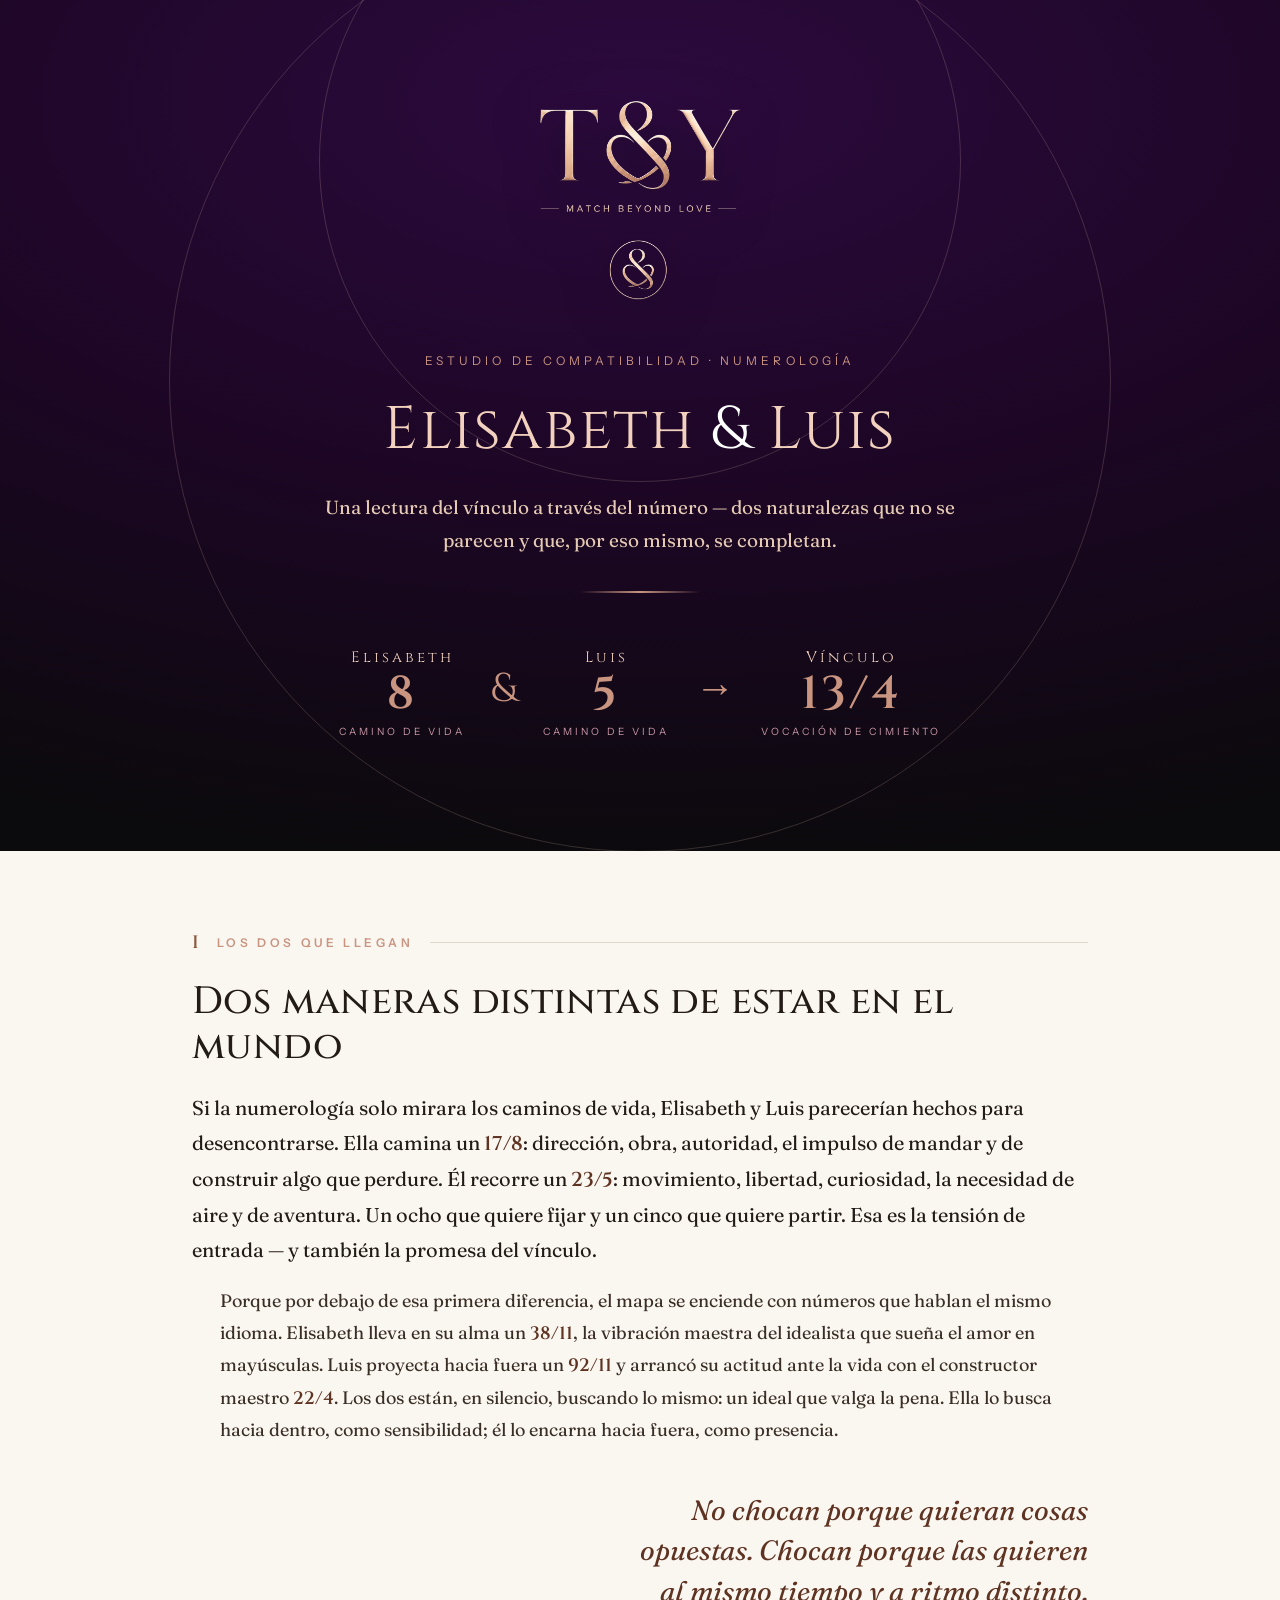
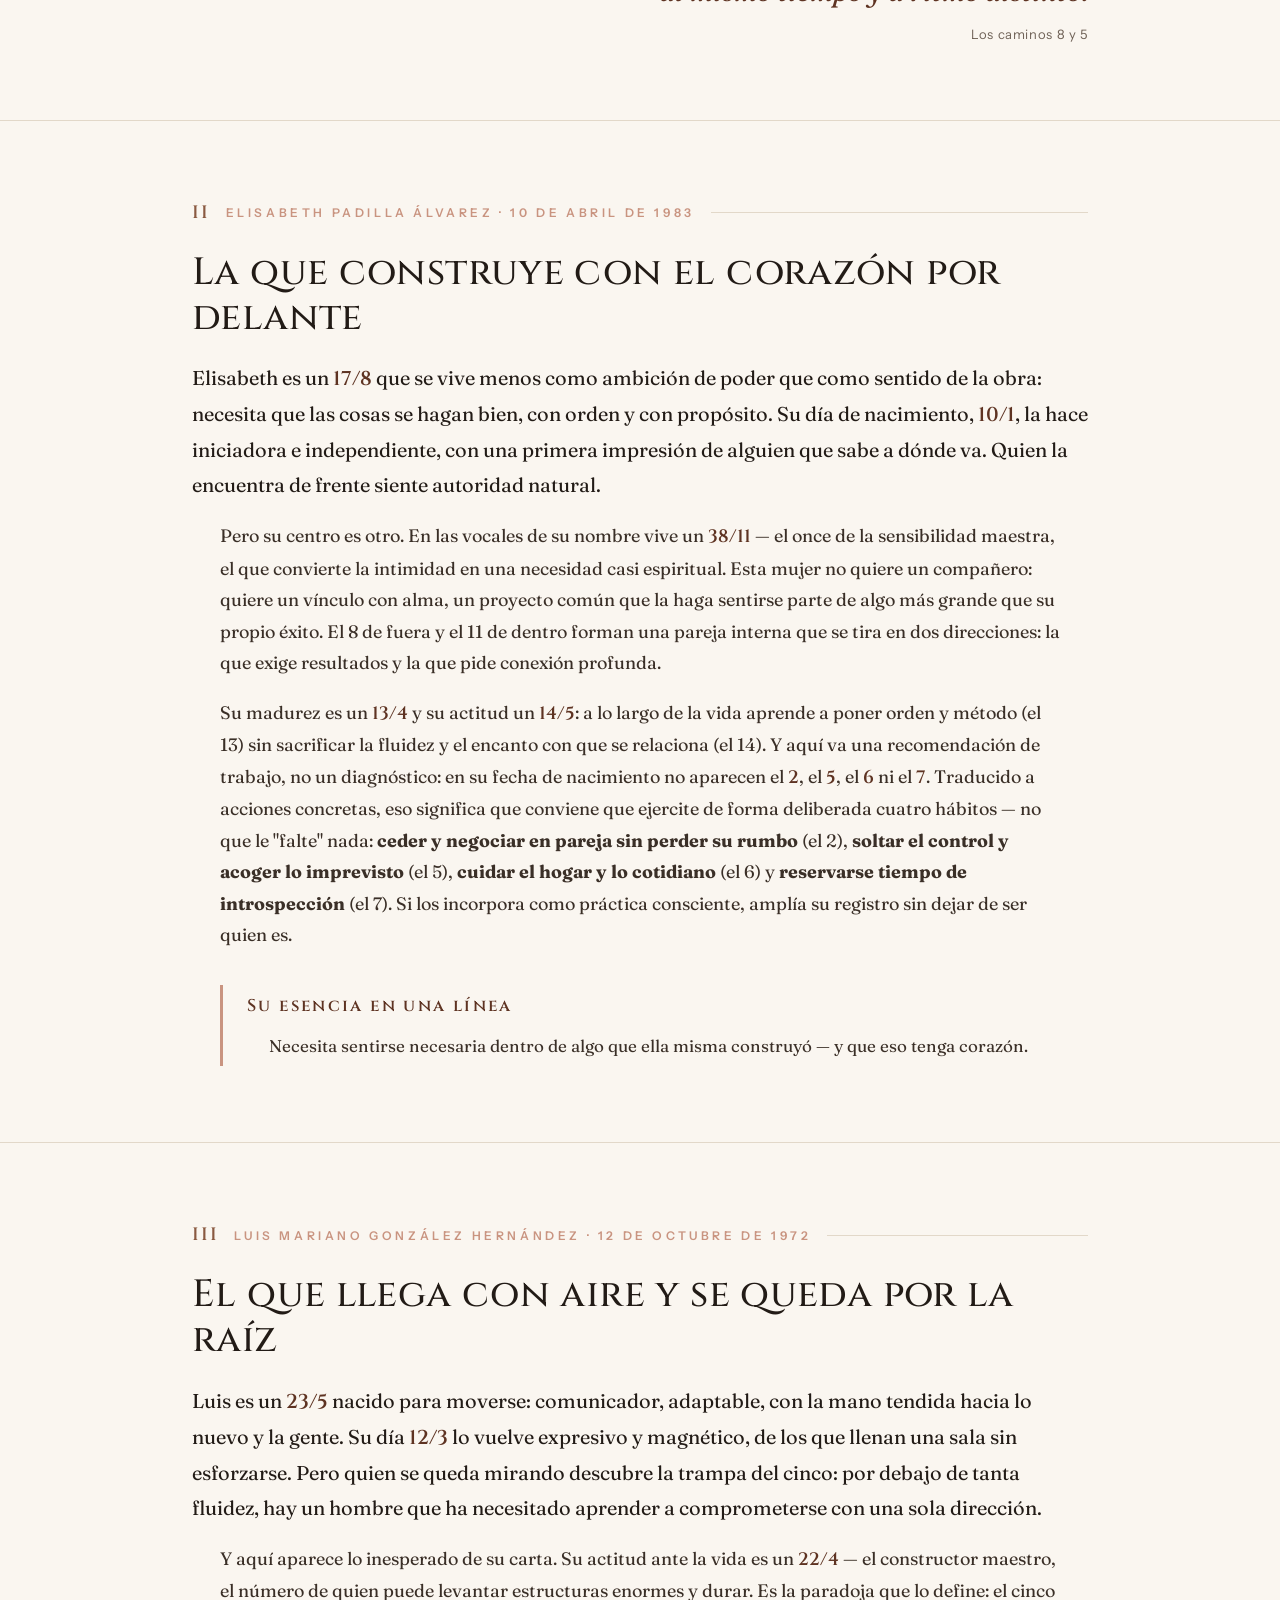
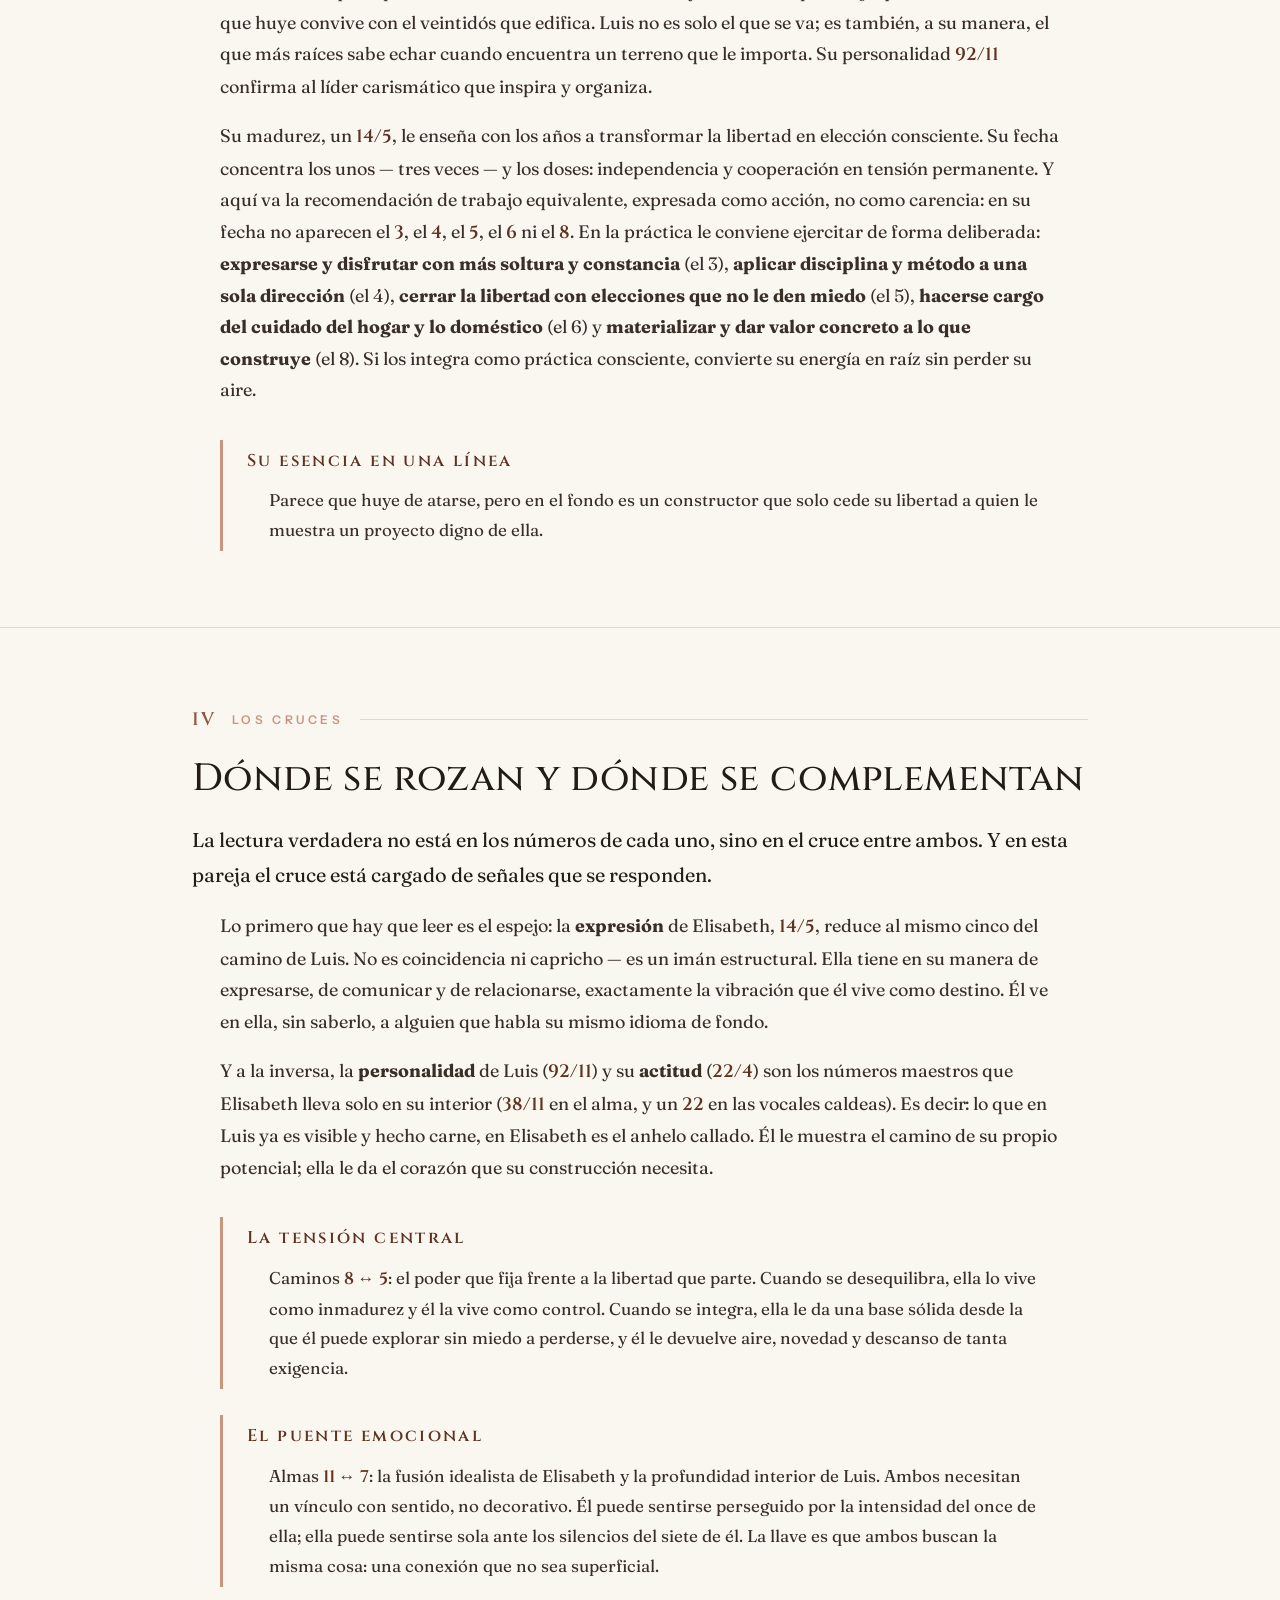
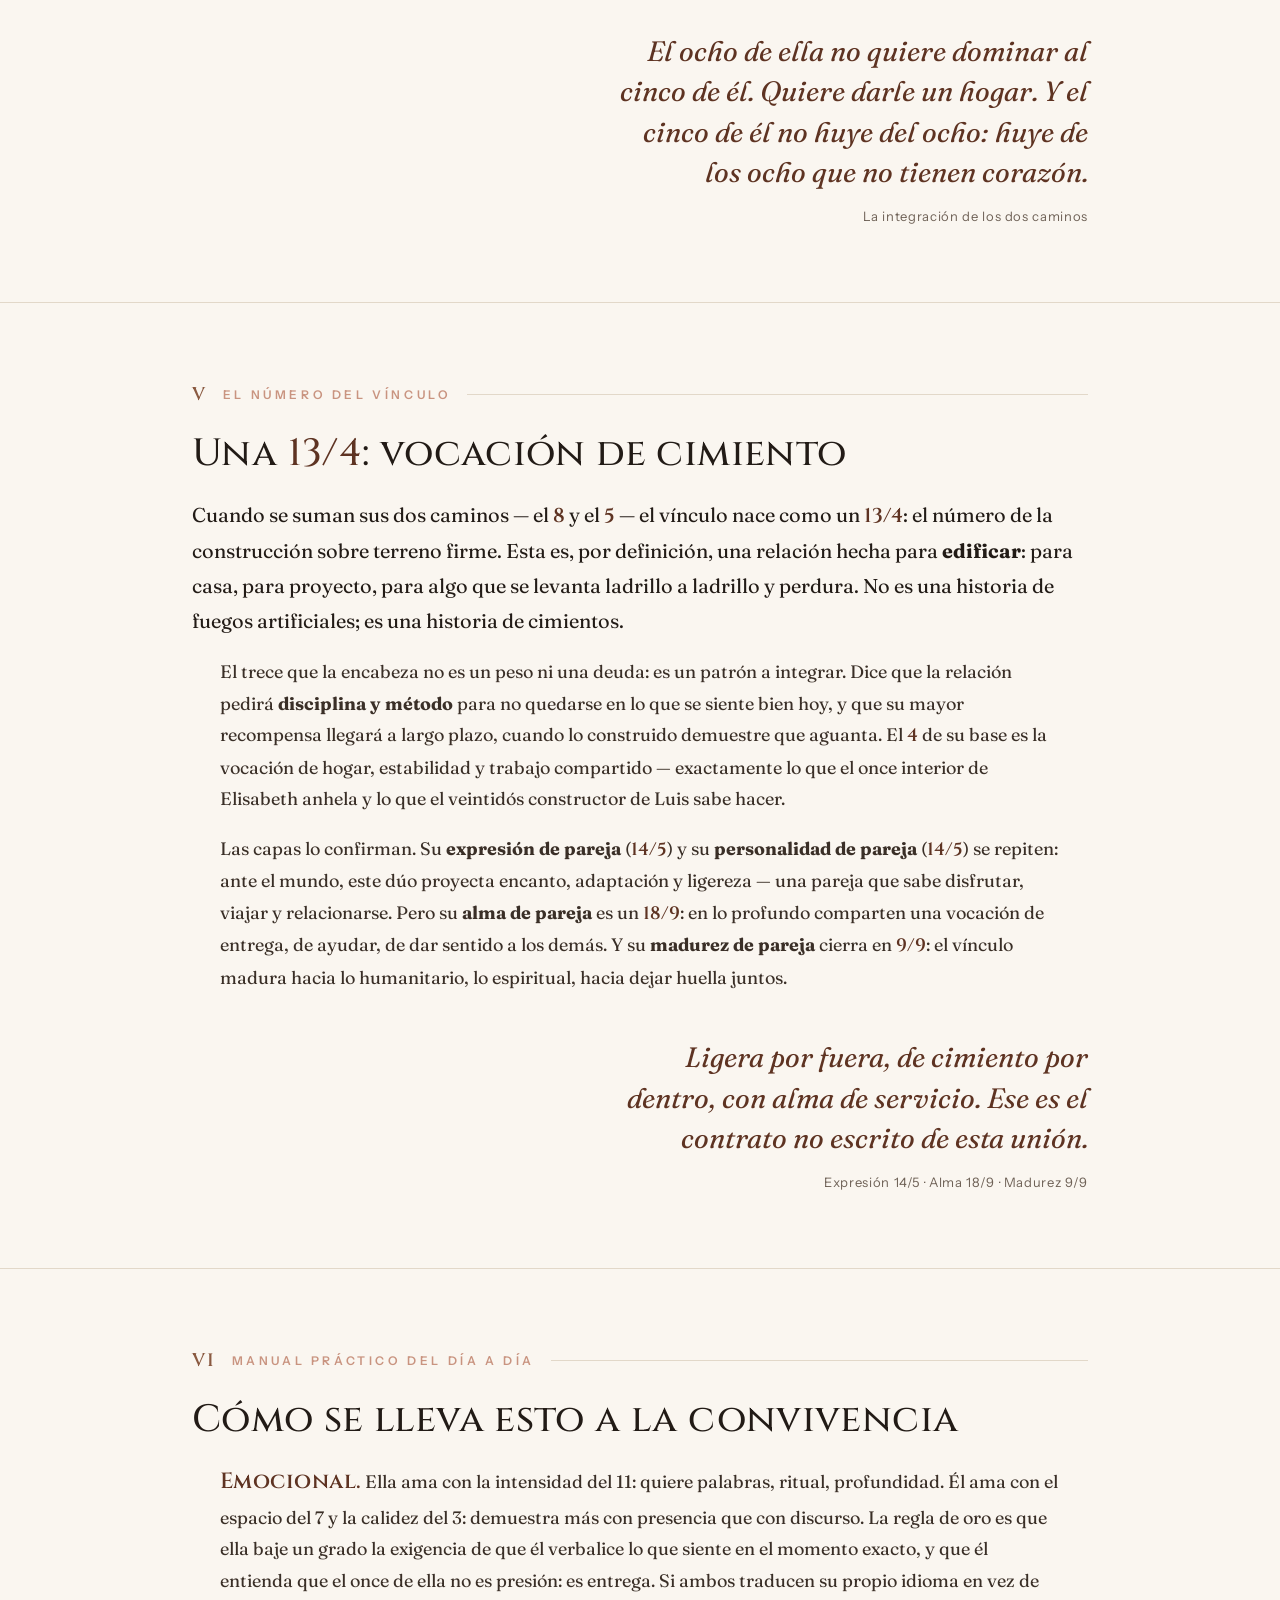
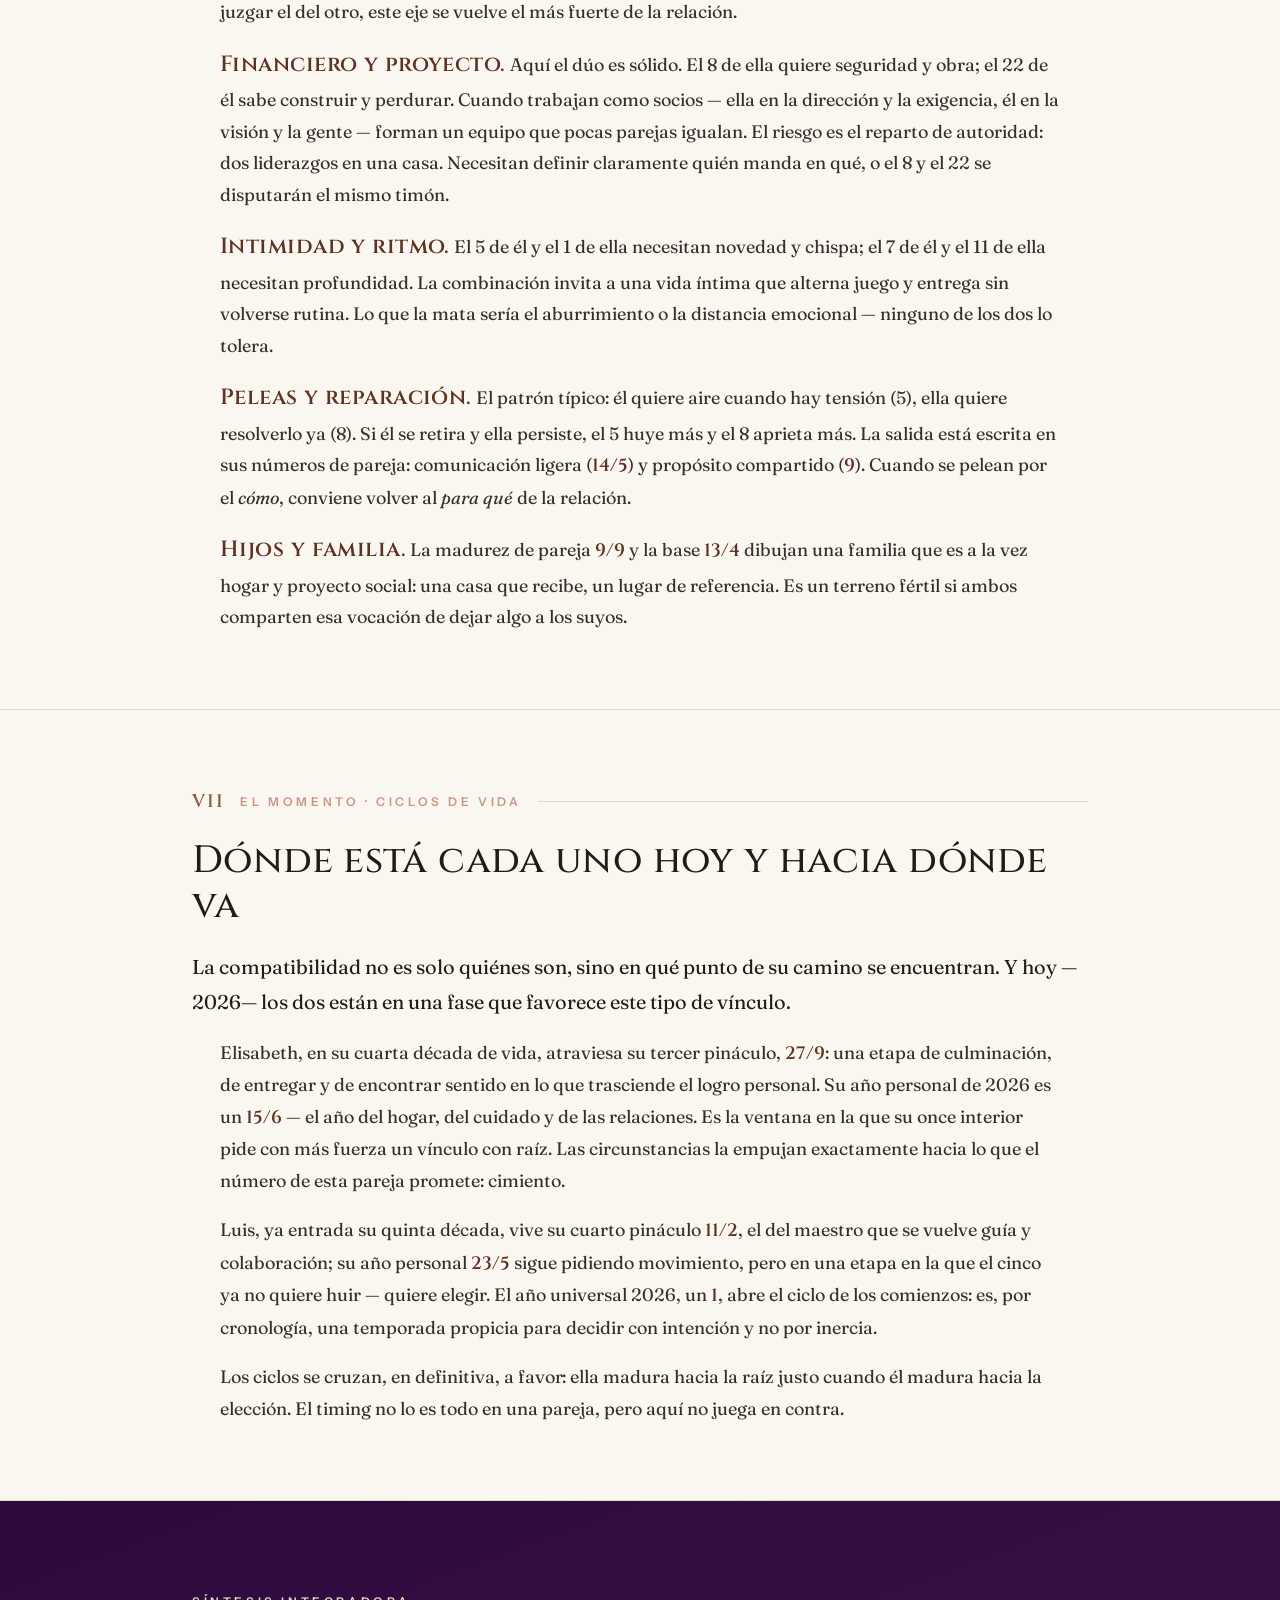
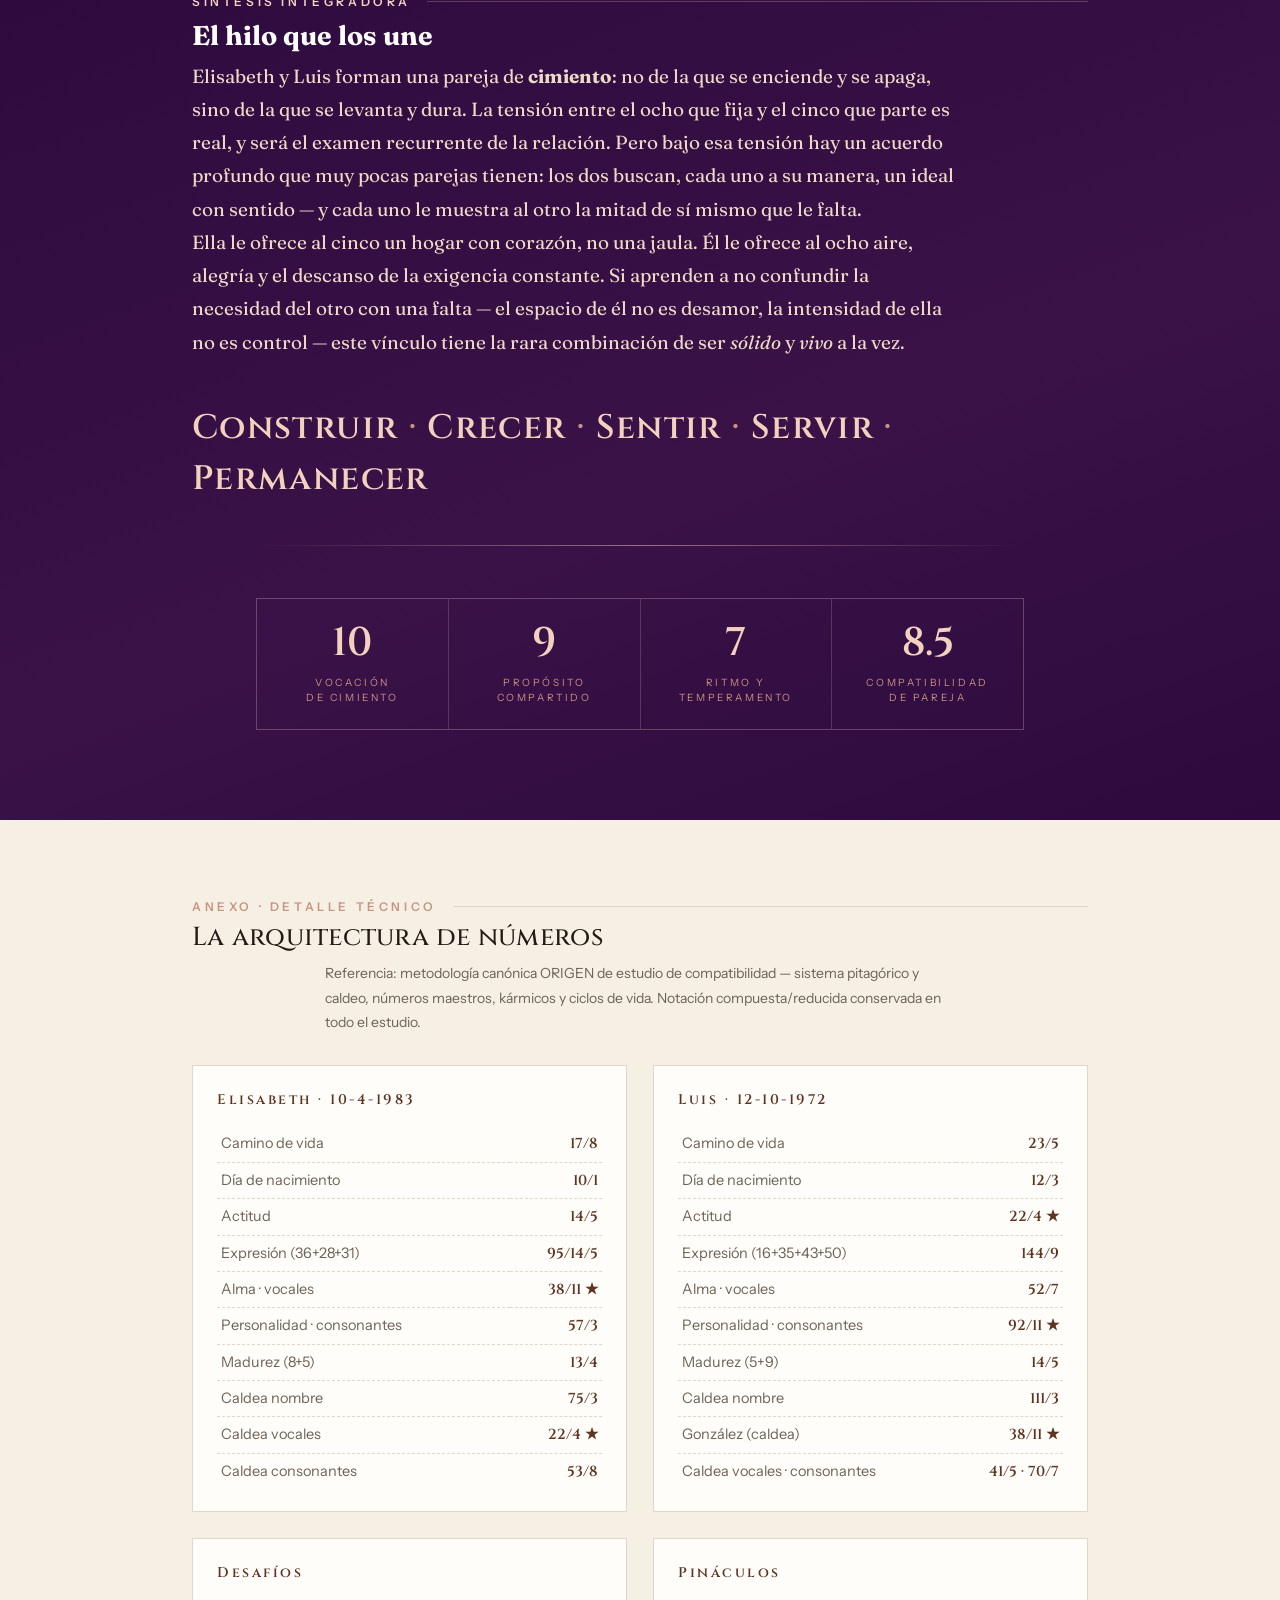
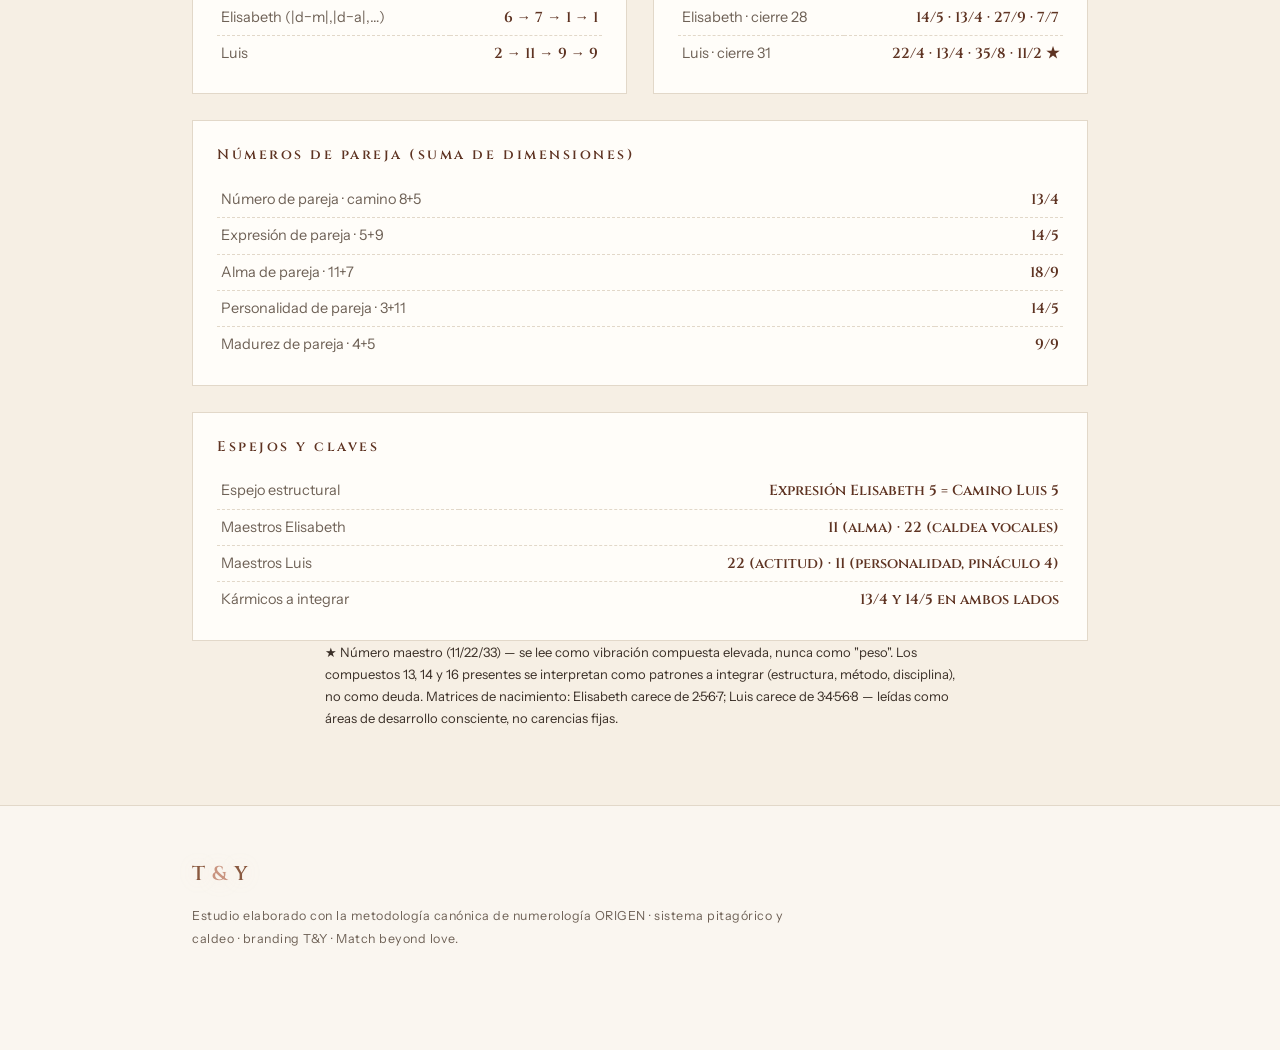
<file: numerologia/index.html>
<!DOCTYPE html>
<html lang="es">
<head>
<meta charset="UTF-8">
<meta name="viewport" content="width=device-width, initial-scale=1.0">
<title>T&Y — Compatibilidad numerológica · Elisabeth & Luis</title>
<link rel="preconnect" href="https://fonts.googleapis.com">
<link rel="preconnect" href="https://fonts.gstatic.com" crossorigin>
<link href="https://fonts.googleapis.com/css2?family=Cinzel:wght@400;500;600;700&family=Fraunces:opsz,wght@9..144,300;9..144,400;9..144,500;9..144,600&family=Instrument+Sans:wght@400;500;600&display=swap" rel="stylesheet">
<style>
:root{
  --plum:#2C0A3E; --plum-light:#4A0E5C; --noir:#0B0A0C;
  --champagne:#F2D2BE; --rose:#C99480; --bronze:#8A5A41; --copper:#5E3322;
  --ink:#221b16; --muted:#6f6257; --card:#fffdf9; --bg:#faf6f0;
  --line:#e2d8c9;
  --display:"Cinzel",serif; --serif:"Fraunces",Georgia,serif; --sans:"Instrument Sans",sans-serif;
}
*{margin:0;padding:0;box-sizing:border-box}
html{scroll-behavior:smooth}
body{background:var(--bg);color:var(--ink);font-family:var(--serif);font-size:18px;line-height:1.75;-webkit-font-smoothing:antialiased}
a{color:inherit}
.wrap{max-width:960px;margin:0 auto;padding:0 32px}
::selection{background:var(--rose);color:#fff}

/* ---------- fondo de ánimo: ciruela (numerología) ---------- */
.plum-hero{
  position:relative;color:var(--champagne);overflow:hidden;
  background:radial-gradient(ellipse 120% 90% at 50% 12%, var(--plum) 0%, #1c0624 52%, var(--noir) 100%);
  padding:96px 0 110px;text-align:center;
}
.plum-hero::before,.plum-hero::after{content:"";position:absolute;border-radius:50%;border:1px solid rgba(242,210,190,.18);pointer-events:none}
.plum-hero::before{width:640px;height:640px;left:50%;top:-160px;transform:translateX(-50%)}
.plum-hero::after{width:940px;height:940px;left:50%;top:-90px;transform:translateX(-50%)}

/* ---------- wordmark (brand) ---------- */
.brand{font-family:var(--display);font-size:30px;letter-spacing:.34em;font-weight:600;color:var(--champagne);text-shadow:0 1px 18px rgba(242,210,190,.25)}

/* ---------- logo animado (movimiento sutil de lujo) ---------- */
.logo-wrap{position:relative;width:min(210px,60vw);margin:0 auto;display:block}
.logo-wrap + .kicker{margin-top:36px}
.logo-wrap .hero-logo{width:100%;filter:drop-shadow(0 10px 26px rgba(0,0,0,.5));animation:logoFloat 6.5s ease-in-out infinite}
/* destello que recorre el metal (enmascarado a la silueta del logo) */
.logo-wrap .sheen{position:absolute;inset:0;pointer-events:none;
  -webkit-mask-image:url("ty-logo-ciruela.png");mask-image:url("ty-logo-ciruela.png");
  -webkit-mask-size:100% auto;mask-size:100% auto;-webkit-mask-repeat:no-repeat;mask-repeat:no-repeat;
  -webkit-mask-position:center;mask-position:center;
  background:linear-gradient(115deg,transparent 32%,rgba(255,255,255,0) 40%,rgba(255,244,230,.85) 49%,rgba(255,255,255,0) 58%,transparent 68%);
  background-size:250% 100%;background-repeat:no-repeat;background-position:-160% 0;
  mix-blend-mode:screen;animation:logoSheen 7s ease-in-out 1.2s infinite}
@keyframes logoFloat{0%,100%{transform:translateY(0)}50%{transform:translateY(-9px)}}
@keyframes logoSheen{0%{background-position:-170% 0}55%{background-position:170% 0}100%{background-position:170% 0}}
@media (prefers-reduced-motion:reduce){
  .logo-wrap .hero-logo,.logo-wrap .sheen{animation:none}
  .logo-wrap .hero-logo{filter:drop-shadow(0 10px 26px rgba(0,0,0,.5))}
  .logo-wrap .sheen{background:none}
}
.brand .amp{color:var(--rose);font-style:normal}
.tagline{display:inline-flex;align-items:center;gap:18px;margin-top:10px}
.tagline .filete{width:44px;height:1px;background:linear-gradient(90deg,transparent,var(--rose))}
.tagline .filete.r{background:linear-gradient(90deg,var(--rose),transparent)}
.tagline span{font-family:var(--sans);font-size:11px;letter-spacing:.42em;color:var(--rose);text-transform:uppercase}

.kicker{margin-top:64px;font-family:var(--sans);font-size:12px;letter-spacing:.34em;text-transform:uppercase;color:var(--rose)}
.plum-hero h1{font-family:var(--display);font-weight:400;font-size:clamp(34px,6vw,60px);line-height:1.1;margin-top:26px;letter-spacing:.02em;color:var(--champagne)}
.plum-hero h1 em{font-style:normal;color:#fff}
.plum-hero .lead{margin:28px auto 0;max-width:56ch;font-size:19px;color:#e6cbb4;font-family:var(--serif)}
.rule-hero{width:120px;height:2px;margin:34px auto 0;background:linear-gradient(90deg,transparent,var(--rose),transparent)}

.pair-badge{display:inline-flex;align-items:center;gap:26px;margin-top:52px}
.pair-badge .p{font-family:var(--display);font-size:15px;letter-spacing:.2em;color:var(--champagne)}
.pair-badge .n{display:block;font-family:var(--display);font-size:46px;font-weight:600;color:var(--rose);line-height:1}
.pair-badge .sub{display:block;font-family:var(--sans);font-size:10px;letter-spacing:.3em;color:#c9a;text-transform:uppercase;margin-top:6px}
.pair-badge .heart{font-family:var(--display);font-size:40px;color:var(--rose);transform:translateY(-4px)}

/* ---------- secciones editoriales ---------- */
main{padding:0 0 30px}
.section{padding:76px 0;border-bottom:1px solid var(--line)}
.sec-eyebrow{font-family:var(--sans);font-size:12px;letter-spacing:.3em;text-transform:uppercase;color:var(--rose);font-weight:600;display:flex;align-items:center;gap:16px}
.sec-eyebrow .roman{font-family:var(--display);font-size:18px;color:var(--bronze);letter-spacing:.1em}
.sec-eyebrow::after{content:"";flex:1;height:1px;background:var(--line)}
.section h2{font-family:var(--display);font-weight:500;font-size:clamp(26px,4vw,38px);line-height:1.18;margin:22px 0 20px;letter-spacing:.01em;color:var(--ink)}
.section h2 em{font-style:normal;color:var(--copper)}
.section p{max-width:70ch;margin:0 auto 0;color:#3a2f27}
.section p+p{margin-top:18px}
.section p.lead-p{font-size:20px;color:var(--ink);font-weight:400}
.section .num{font-family:var(--display);color:var(--copper);font-weight:600}
.lead-num{font-family:var(--display);font-size:22px;color:var(--copper);font-weight:600;letter-spacing:.02em}

/* pulldata / destaque numérico en prosa */
.dialogue{margin:34px auto 0;max-width:70ch;border-left:3px solid var(--rose);padding:6px 0 6px 24px}
.dialogue+.dialogue{margin-top:26px}
.dialogue h3{font-family:var(--display);font-size:17px;letter-spacing:.14em;font-weight:600;color:var(--copper);margin-bottom:10px}
.dialogue p{font-size:17px;color:#3a2f27}

.pull{font-family:var(--serif);font-style:italic;font-size:clamp(22px,3vw,28px);line-height:1.45;color:var(--copper);max-width:26ch;margin:44px 0 0 auto;text-align:right;font-weight:400}
.pull small{display:block;font-style:normal;font-family:var(--sans);font-size:13px;color:var(--muted);margin-top:14px;letter-spacing:.05em}

/* ---------- bloque maestros / síntesis ---------- */
.sintesis{background:linear-gradient(160deg,var(--plum) 0%,#3a1247 60%,var(--plum) 100%);color:var(--champagne);border:none;padding:90px 0}
.sintesis .sec-eyebrow{color:var(--champagne)}
.sintesis .sec-eyebrow::after{background:rgba(242,210,190,.25)}
.sintesis h2{color:#fff}
.sintesis p{color:#ecd9c6;max-width:64ch;font-size:19px}
.sintesis .big-chain{margin-top:44px;font-family:var(--display);font-size:clamp(20px,3.4vw,34px);font-weight:600;letter-spacing:.04em;color:var(--champagne);line-height:1.5}
.sintesis .big-chain span{color:var(--rose)}
.chain-rule{width:100%;max-width:64ch;height:1px;margin:40px auto 0;background:linear-gradient(90deg,transparent,rgba(242,210,190,.5),transparent)}

/* score band */
.score-band{margin-top:52px;display:flex;gap:0;max-width:64ch;margin-left:auto;margin-right:auto;border:1px solid rgba(242,210,190,.28)}
.score-band>div{flex:1;padding:24px 12px;text-align:center;border-right:1px solid rgba(242,210,190,.2)}
.score-band>div:last-child{border-right:none}
.score-band .s-v{font-family:var(--display);font-size:40px;font-weight:600;color:var(--champagne);line-height:1}
.score-band .s-l{font-family:var(--sans);font-size:10px;letter-spacing:.26em;text-transform:uppercase;color:var(--rose);margin-top:12px;line-height:1.5}

/* ---------- anexo técnico ---------- */
.annex{background:var(--bg-soft,#f6efe4)}
.annex h2{font-family:var(--display);font-weight:500;font-size:26px;margin:6px 0 8px;color:var(--ink)}
.annex .note{font-family:var(--sans);font-size:14px;color:var(--muted);margin-bottom:30px}
.grid2{display:grid;grid-template-columns:1fr 1fr;gap:26px;margin-top:26px}
.an-card{border:1px solid var(--line);background:var(--card);padding:22px 24px}
.an-card h4{font-family:var(--display);font-size:14px;letter-spacing:.18em;font-weight:600;color:var(--copper);margin-bottom:14px}
.an-card table{width:100%;border-collapse:collapse;font-family:var(--sans);font-size:14.5px}
.an-card td{padding:5px 4px;border-bottom:1px dashed var(--line);color:#3a2f27}
.an-card td:last-child{text-align:right;font-family:var(--display);font-weight:600;color:var(--copper);white-space:nowrap}
.an-card tr:last-child td{border-bottom:none}
.an-card td.row{text-align:left;color:var(--muted)}
.couple{margin-top:26px}

.mono-note{margin-top:40px;font-family:var(--sans);font-size:13px;color:var(--muted);max-width:74ch;line-height:1.7}
.footer{border-top:none;padding:50px 0 70px;background:var(--bg)}
.footer .brand{color:var(--bronze);font-size:20px}
.footer .foot-line{font-family:var(--sans);font-size:12.5px;color:var(--muted);letter-spacing:.04em;margin-top:14px;max-width:74ch;line-height:1.8}

@media(max-width:720px){
  .grid2{grid-template-columns:1fr}
  .pair-badge{flex-direction:column;gap:18px}
  .pull{margin:36px 0 0}
}
</style>
</head>
<body>

<!-- ================= HERO / CIRUELA ================= -->
<header class="plum-hero">
  <div class="wrap">
    <div class="logo-wrap"><img class="hero-logo" src="ty-logo-ciruela.png" alt="T&Y — Match beyond love">
      <span class="sheen" aria-hidden="true"></span>
    </div>
    <div class="kicker">Estudio de Compatibilidad · Numerología</div>
    <h1>Elisabeth <em>&amp;</em> Luis</h1>
    <p class="lead">Una lectura del vínculo a través del número — dos naturalezas que no se parecen y que, por eso mismo, se completan.</p>
    <div class="rule-hero"></div>
    <div class="pair-badge">
      <div class="p">Elisabeth<span class="n">8</span><span class="sub">Camino de vida</span></div>
      <div class="heart">&amp;</div>
      <div class="p">Luis<span class="n">5</span><span class="sub">Camino de vida</span></div>
      <div class="heart">→</div>
      <div class="p">Vínculo<span class="n">13/4</span><span class="sub">Vocación de cimiento</span></div>
    </div>
  </div>
</header>

<main>

<!-- ============ I · LA PRIMERA IMPRESIÓN ============ -->
<section class="section">
  <div class="wrap">
    <div class="sec-eyebrow"><span class="roman">I</span> Los dos que llegan</div>
    <h2>Dos maneras distintas de estar en el mundo</h2>
    <p class="lead-p">Si la numerología solo mirara los caminos de vida, Elisabeth y Luis parecerían hechos para desencontrarse. Ella camina un <span class="num">17/8</span>: dirección, obra, autoridad, el impulso de mandar y de construir algo que perdure. Él recorre un <span class="num">23/5</span>: movimiento, libertad, curiosidad, la necesidad de aire y de aventura. Un ocho que quiere fijar y un cinco que quiere partir. Esa es la tensión de entrada — y también la promesa del vínculo.</p>
    <p>Porque por debajo de esa primera diferencia, el mapa se enciende con números que hablan el mismo idioma. Elisabeth lleva en su alma un <span class="num">38/11</span>, la vibración maestra del idealista que sueña el amor en mayúsculas. Luis proyecta hacia fuera un <span class="num">92/11</span> y arrancó su actitud ante la vida con el constructor maestro <span class="num">22/4</span>. Los dos están, en silencio, buscando lo mismo: un ideal que valga la pena. Ella lo busca hacia dentro, como sensibilidad; él lo encarna hacia fuera, como presencia.</p>
    <div class="pull">No chocan porque quieran cosas opuestas. Chocan porque las quieren <em>al mismo tiempo</em> y a ritmo distinto.<small>Los caminos 8 y 5</small></div>
  </div>
</section>

<!-- ============ II · ELLA ============ -->
<section class="section">
  <div class="wrap">
    <div class="sec-eyebrow"><span class="roman">II</span> Elisabeth Padilla Álvarez · 10 de abril de 1983</div>
    <h2>La que construye con el corazón por delante</h2>
    <p class="lead-p">Elisabeth es un <span class="num">17/8</span> que se vive menos como ambición de poder que como sentido de la obra: necesita que las cosas se hagan bien, con orden y con propósito. Su día de nacimiento, <span class="num">10/1</span>, la hace iniciadora e independiente, con una primera impresión de alguien que sabe a dónde va. Quien la encuentra de frente siente autoridad natural.</p>
    <p>Pero su centro es otro. En las vocales de su nombre vive un <span class="num">38/11</span> — el once de la sensibilidad maestra, el que convierte la intimidad en una necesidad casi espiritual. Esta mujer no quiere un compañero: quiere un vínculo con alma, un proyecto común que la haga sentirse parte de algo más grande que su propio éxito. El 8 de fuera y el 11 de dentro forman una pareja interna que se tira en dos direcciones: la que exige resultados y la que pide conexión profunda.</p>
    <p>Su madurez es un <span class="num">13/4</span> y su actitud un <span class="num">14/5</span>: a lo largo de la vida aprende a poner orden y método (el 13) sin sacrificar la fluidez y el encanto con que se relaciona (el 14). Y aquí va una recomendación de trabajo, no un diagnóstico: en su fecha de nacimiento no aparecen el <span class="num">2</span>, el <span class="num">5</span>, el <span class="num">6</span> ni el <span class="num">7</span>. Traducido a acciones concretas, eso significa que conviene que ejercite de forma deliberada cuatro hábitos — no que le "falte" nada: <strong>ceder y negociar en pareja sin perder su rumbo</strong> (el 2), <strong>soltar el control y acoger lo imprevisto</strong> (el 5), <strong>cuidar el hogar y lo cotidiano</strong> (el 6) y <strong>reservarse tiempo de introspección</strong> (el 7). Si los incorpora como práctica consciente, amplía su registro sin dejar de ser quien es.</p>
    <div class="dialogue">
      <h3>Su esencia en una línea</h3>
      <p>Necesita sentirse necesaria dentro de algo que ella misma construyó — y que eso tenga corazón.</p>
    </div>
  </div>
</section>

<!-- ============ III · ÉL ============ -->
<section class="section">
  <div class="wrap">
    <div class="sec-eyebrow"><span class="roman">III</span> Luis Mariano González Hernández · 12 de octubre de 1972</div>
    <h2>El que llega con aire y se queda por la raíz</h2>
    <p class="lead-p">Luis es un <span class="num">23/5</span> nacido para moverse: comunicador, adaptable, con la mano tendida hacia lo nuevo y la gente. Su día <span class="num">12/3</span> lo vuelve expresivo y magnético, de los que llenan una sala sin esforzarse. Pero quien se queda mirando descubre la trampa del cinco: por debajo de tanta fluidez, hay un hombre que ha necesitado aprender a comprometerse con una sola dirección.</p>
    <p>Y aquí aparece lo inesperado de su carta. Su actitud ante la vida es un <span class="num">22/4</span> — el constructor maestro, el número de quien puede levantar estructuras enormes y durar. Es la paradoja que lo define: el cinco que huye convive con el veintidós que edifica. Luis no es solo el que se va; es también, a su manera, el que más raíces sabe echar cuando encuentra un terreno que le importa. Su personalidad <span class="num">92/11</span> confirma al líder carismático que inspira y organiza.</p>
    <p>Su madurez, un <span class="num">14/5</span>, le enseña con los años a transformar la libertad en elección consciente. Su fecha concentra los unos — tres veces — y los doses: independencia y cooperación en tensión permanente. Y aquí va la recomendación de trabajo equivalente, expresada como acción, no como carencia: en su fecha no aparecen el <span class="num">3</span>, el <span class="num">4</span>, el <span class="num">5</span>, el <span class="num">6</span> ni el <span class="num">8</span>. En la práctica le conviene ejercitar de forma deliberada: <strong>expresarse y disfrutar con más soltura y constancia</strong> (el 3), <strong>aplicar disciplina y método a una sola dirección</strong> (el 4), <strong>cerrar la libertad con elecciones que no le den miedo</strong> (el 5), <strong>hacerse cargo del cuidado del hogar y lo doméstico</strong> (el 6) y <strong>materializar y dar valor concreto a lo que construye</strong> (el 8). Si los integra como práctica consciente, convierte su energía en raíz sin perder su aire.</p>
    <div class="dialogue">
      <h3>Su esencia en una línea</h3>
      <p>Parece que huye de atarse, pero en el fondo es un constructor que solo cede su libertad a quien le muestra un proyecto digno de ella.</p>
    </div>
  </div>
</section>

<!-- ============ IV · CRUCES ============ -->
<section class="section">
  <div class="wrap">
    <div class="sec-eyebrow"><span class="roman">IV</span> Los cruces</div>
    <h2>Dónde se rozan y dónde se complementan</h2>
    <p class="lead-p">La lectura verdadera no está en los números de cada uno, sino en el cruce entre ambos. Y en esta pareja el cruce está cargado de señales que se responden.</p>
    <p>Lo primero que hay que leer es el espejo: la <strong>expresión</strong> de Elisabeth, <span class="num">14/5</span>, reduce al mismo cinco del camino de Luis. No es coincidencia ni capricho — es un imán estructural. Ella tiene en su manera de expresarse, de comunicar y de relacionarse, exactamente la vibración que él vive como destino. Él ve en ella, sin saberlo, a alguien que habla su mismo idioma de fondo.</p>
    <p>Y a la inversa, la <strong>personalidad</strong> de Luis (<span class="num">92/11</span>) y su <strong>actitud</strong> (<span class="num">22/4</span>) son los números maestros que Elisabeth lleva solo en su interior (<span class="num">38/11</span> en el alma, y un <span class="num">22</span> en las vocales caldeas). Es decir: lo que en Luis ya es visible y hecho carne, en Elisabeth es el anhelo callado. Él le muestra el camino de su propio potencial; ella le da el corazón que su construcción necesita.</p>
    <div class="dialogue">
      <h3>La tensión central</h3>
      <p>Caminos <span class="num">8 ↔ 5</span>: el poder que fija frente a la libertad que parte. Cuando se desequilibra, ella lo vive como inmadurez y él la vive como control. Cuando se integra, ella le da una base sólida desde la que él puede explorar sin miedo a perderse, y él le devuelve aire, novedad y descanso de tanta exigencia.</p>
    </div>
    <div class="dialogue">
      <h3>El puente emocional</h3>
      <p>Almas <span class="num">11 ↔ 7</span>: la fusión idealista de Elisabeth y la profundidad interior de Luis. Ambos necesitan un vínculo con sentido, no decorativo. Él puede sentirse perseguido por la intensidad del once de ella; ella puede sentirse sola ante los silencios del siete de él. La llave es que ambos buscan la misma cosa: una conexión que no sea superficial.</p>
    </div>
    <div class="pull">El ocho de ella no quiere dominar al cinco de él. Quiere darle un hogar. Y el cinco de él no huye del ocho: huye de los ocho que no tienen corazón.<small>La integración de los dos caminos</small></div>
  </div>
</section>

<!-- ============ V · EL VÍNCULO ============ -->
<section class="section">
  <div class="wrap">
    <div class="sec-eyebrow"><span class="roman">V</span> El número del vínculo</div>
    <h2>Una <em>13/4</em>: vocación de cimiento</h2>
    <p class="lead-p">Cuando se suman sus dos caminos — el <span class="num">8</span> y el <span class="num">5</span> — el vínculo nace como un <span class="num">13/4</span>: el número de la construcción sobre terreno firme. Esta es, por definición, una relación hecha para <strong>edificar</strong>: para casa, para proyecto, para algo que se levanta ladrillo a ladrillo y perdura. No es una historia de fuegos artificiales; es una historia de cimientos.</p>
    <p>El trece que la encabeza no es un peso ni una deuda: es un patrón a integrar. Dice que la relación pedirá <strong>disciplina y método</strong> para no quedarse en lo que se siente bien hoy, y que su mayor recompensa llegará a largo plazo, cuando lo construido demuestre que aguanta. El <span class="num">4</span> de su base es la vocación de hogar, estabilidad y trabajo compartido — exactamente lo que el once interior de Elisabeth anhela y lo que el veintidós constructor de Luis sabe hacer.</p>
    <p>Las capas lo confirman. Su <strong>expresión de pareja</strong> (<span class="num">14/5</span>) y su <strong>personalidad de pareja</strong> (<span class="num">14/5</span>) se repiten: ante el mundo, este dúo proyecta encanto, adaptación y ligereza — una pareja que sabe disfrutar, viajar y relacionarse. Pero su <strong>alma de pareja</strong> es un <span class="num">18/9</span>: en lo profundo comparten una vocación de entrega, de ayudar, de dar sentido a los demás. Y su <strong>madurez de pareja</strong> cierra en <span class="num">9/9</span>: el vínculo madura hacia lo humanitario, lo espiritual, hacia dejar huella juntos.</p>
    <div class="pull">Ligera por fuera, de cimiento por dentro, con alma de servicio. Ese es el contrato no escrito de esta unión.<small>Expresión 14/5 · Alma 18/9 · Madurez 9/9</small></div>
  </div>
</section>

<!-- ============ VI · MANUAL PRÁCTICO ============ -->
<section class="section">
  <div class="wrap">
    <div class="sec-eyebrow"><span class="roman">VI</span> Manual práctico del día a día</div>
    <h2>Cómo se lleva esto a la convivencia</h2>
    <p><span class="lead-num">Emocional.</span> Ella ama con la intensidad del 11: quiere palabras, ritual, profundidad. Él ama con el espacio del 7 y la calidez del 3: demuestra más con presencia que con discurso. La regla de oro es que ella baje un grado la exigencia de que él verbalice lo que siente en el momento exacto, y que él entienda que el once de ella no es presión: es entrega. Si ambos traducen su propio idioma en vez de juzgar el del otro, este eje se vuelve el más fuerte de la relación.</p>
    <p><span class="lead-num">Financiero y proyecto.</span> Aquí el dúo es sólido. El 8 de ella quiere seguridad y obra; el 22 de él sabe construir y perdurar. Cuando trabajan como socios — ella en la dirección y la exigencia, él en la visión y la gente — forman un equipo que pocas parejas igualan. El riesgo es el reparto de autoridad: dos liderazgos en una casa. Necesitan definir claramente quién manda en qué, o el 8 y el 22 se disputarán el mismo timón.</p>
    <p><span class="lead-num">Intimidad y ritmo.</span> El 5 de él y el 1 de ella necesitan novedad y chispa; el 7 de él y el 11 de ella necesitan profundidad. La combinación invita a una vida íntima que alterna juego y entrega sin volverse rutina. Lo que la mata sería el aburrimiento o la distancia emocional — ninguno de los dos lo tolera.</p>
    <p><span class="lead-num">Peleas y reparación.</span> El patrón típico: él quiere aire cuando hay tensión (5), ella quiere resolverlo ya (8). Si él se retira y ella persiste, el 5 huye más y el 8 aprieta más. La salida está escrita en sus números de pareja: comunicación ligera (<span class="num">14/5</span>) y propósito compartido (<span class="num">9</span>). Cuando se pelean por el <em>cómo</em>, conviene volver al <em>para qué</em> de la relación.</p>
    <p><span class="lead-num">Hijos y familia.</span> La madurez de pareja <span class="num">9/9</span> y la base <span class="num">13/4</span> dibujan una familia que es a la vez hogar y proyecto social: una casa que recibe, un lugar de referencia. Es un terreno fértil si ambos comparten esa vocación de dejar algo a los suyos.</p>
  </div>
</section>

<!-- ============ VII · TIMING ============ -->
<section class="section">
  <div class="wrap">
    <div class="sec-eyebrow"><span class="roman">VII</span> El momento · ciclos de vida</div>
    <h2>Dónde está cada uno hoy y hacia dónde va</h2>
    <p class="lead-p">La compatibilidad no es solo quiénes son, sino en qué punto de su camino se encuentran. Y hoy —2026— los dos están en una fase que favorece este tipo de vínculo.</p>
    <p>Elisabeth, en su cuarta década de vida, atraviesa su tercer pináculo, <span class="num">27/9</span>: una etapa de culminación, de entregar y de encontrar sentido en lo que trasciende el logro personal. Su año personal de 2026 es un <span class="num">15/6</span> — el año del hogar, del cuidado y de las relaciones. Es la ventana en la que su once interior pide con más fuerza un vínculo con raíz. Las circunstancias la empujan exactamente hacia lo que el número de esta pareja promete: cimiento.</p>
    <p>Luis, ya entrada su quinta década, vive su cuarto pináculo <span class="num">11/2</span>, el del maestro que se vuelve guía y colaboración; su año personal <span class="num">23/5</span> sigue pidiendo movimiento, pero en una etapa en la que el cinco ya no quiere huir — quiere elegir. El año universal 2026, un <span class="num">1</span>, abre el ciclo de los comienzos: es, por cronología, una temporada propicia para decidir con intención y no por inercia.</p>
    <p>Los ciclos se cruzan, en definitiva, a favor: ella madura hacia la raíz justo cuando él madura hacia la elección. El timing no lo es todo en una pareja, pero aquí no juega en contra.</p>
  </div>
</section>

<!-- ============ SÍNTESIS ============ -->
<section class="sintesis">
  <div class="wrap">
    <div class="sec-eyebrow">Síntesis integradora</div>
    <h2>El hilo que los une</h2>
    <p>Elisabeth y Luis forman una pareja de <strong>cimiento</strong>: no de la que se enciende y se apaga, sino de la que se levanta y dura. La tensión entre el ocho que fija y el cinco que parte es real, y será el examen recurrente de la relación. Pero bajo esa tensión hay un acuerdo profundo que muy pocas parejas tienen: los dos buscan, cada uno a su manera, un ideal con sentido — y cada uno le muestra al otro la mitad de sí mismo que le falta.</p>
    <p>Ella le ofrece al cinco un hogar con corazón, no una jaula. Él le ofrece al ocho aire, alegría y el descanso de la exigencia constante. Si aprenden a no confundir la necesidad del otro con una falta — el espacio de él no es desamor, la intensidad de ella no es control — este vínculo tiene la rara combinación de ser <em>sólido</em> y <em>vivo</em> a la vez.</p>
    <div class="big-chain">Construir <span>·</span> Crecer <span>·</span> Sentir <span>·</span> Servir <span>·</span> Permanecer</div>
    <div class="chain-rule"></div>
    <div class="score-band">
      <div><div class="s-v">10</div><div class="s-l">Vocación<br>de cimiento</div></div>
      <div><div class="s-v">9</div><div class="s-l">Propósito<br>compartido</div></div>
      <div><div class="s-v">7</div><div class="s-l">Ritmo y<br>temperamento</div></div>
      <div><div class="s-v">8.5</div><div class="s-l">Compatibilidad<br>de pareja</div></div>
    </div>
  </div>
</section>

<!-- ============ ANEXO ============ -->
<section class="section annex">
  <div class="wrap">
    <div class="sec-eyebrow">Anexo · Detalle técnico</div>
    <h2>La arquitectura de números</h2>
    <p class="note">Referencia: metodología canónica ORIGEN de estudio de compatibilidad — sistema pitagórico y caldeo, números maestros, kármicos y ciclos de vida. Notación compuesta/reducida conservada en todo el estudio.</p>

    <div class="grid2">
      <div class="an-card">
        <h4>Elisabeth · 10-4-1983</h4>
        <table>
          <tr><td class="row">Camino de vida</td><td>17/8</td></tr>
          <tr><td class="row">Día de nacimiento</td><td>10/1</td></tr>
          <tr><td class="row">Actitud</td><td>14/5</td></tr>
          <tr><td class="row">Expresión (36+28+31)</td><td>95/14/5</td></tr>
          <tr><td class="row">Alma · vocales</td><td>38/11 ★</td></tr>
          <tr><td class="row">Personalidad · consonantes</td><td>57/3</td></tr>
          <tr><td class="row">Madurez (8+5)</td><td>13/4</td></tr>
          <tr><td class="row">Caldea nombre</td><td>75/3</td></tr>
          <tr><td class="row">Caldea vocales</td><td>22/4 ★</td></tr>
          <tr><td class="row">Caldea consonantes</td><td>53/8</td></tr>
        </table>
      </div>
      <div class="an-card">
        <h4>Luis · 12-10-1972</h4>
        <table>
          <tr><td class="row">Camino de vida</td><td>23/5</td></tr>
          <tr><td class="row">Día de nacimiento</td><td>12/3</td></tr>
          <tr><td class="row">Actitud</td><td>22/4 ★</td></tr>
          <tr><td class="row">Expresión (16+35+43+50)</td><td>144/9</td></tr>
          <tr><td class="row">Alma · vocales</td><td>52/7</td></tr>
          <tr><td class="row">Personalidad · consonantes</td><td>92/11 ★</td></tr>
          <tr><td class="row">Madurez (5+9)</td><td>14/5</td></tr>
          <tr><td class="row">Caldea nombre</td><td>111/3</td></tr>
          <tr><td class="row">González (caldea)</td><td>38/11 ★</td></tr>
          <tr><td class="row">Caldea vocales · consonantes</td><td>41/5 · 70/7</td></tr>
        </table>
      </div>
    </div>

    <div class="grid2">
      <div class="an-card">
        <h4>Desafíos</h4>
        <table>
          <tr><td class="row">Elisabeth (|d−m|,|d−a|,…)</td><td>6 → 7 → 1 → 1</td></tr>
          <tr><td class="row">Luis</td><td>2 → 11 → 9 → 9</td></tr>
        </table>
      </div>
      <div class="an-card">
        <h4>Pináculos</h4>
        <table>
          <tr><td class="row">Elisabeth · cierre 28</td><td>14/5 · 13/4 · 27/9 · 7/7</td></tr>
          <tr><td class="row">Luis · cierre 31</td><td>22/4 · 13/4 · 35/8 · 11/2 ★</td></tr>
        </table>
      </div>
    </div>

    <div class="an-card couple">
      <h4>Números de pareja (suma de dimensiones)</h4>
      <table>
        <tr><td class="row">Número de pareja · camino 8+5</td><td>13/4</td></tr>
        <tr><td class="row">Expresión de pareja · 5+9</td><td>14/5</td></tr>
        <tr><td class="row">Alma de pareja · 11+7</td><td>18/9</td></tr>
        <tr><td class="row">Personalidad de pareja · 3+11</td><td>14/5</td></tr>
        <tr><td class="row">Madurez de pareja · 4+5</td><td>9/9</td></tr>
      </table>
    </div>

    <div class="an-card couple">
      <h4>Espejos y claves</h4>
      <table>
        <tr><td class="row">Espejo estructural</td><td>Expresión Elisabeth 5 = Camino Luis 5</td></tr>
        <tr><td class="row">Maestros Elisabeth</td><td>11 (alma) · 22 (caldea vocales)</td></tr>
        <tr><td class="row">Maestros Luis</td><td>22 (actitud) · 11 (personalidad, pináculo 4)</td></tr>
        <tr><td class="row">Kármicos a integrar</td><td>13/4 y 14/5 en ambos lados</td></tr>
      </table>
    </div>

    <p class="mono-note">★ Número maestro (11/22/33) — se lee como vibración compuesta elevada, nunca como "peso". Los compuestos 13, 14 y 16 presentes se interpretan como patrones a integrar (estructura, método, disciplina), no como deuda. Matrices de nacimiento: Elisabeth carece de 2·5·6·7; Luis carece de 3·4·5·6·8 — leídas como áreas de desarrollo consciente, no carencias fijas.</p>
  </div>
</section>

<!-- ============ FOOTER ============ -->
<footer class="footer">
  <div class="wrap">
    <div class="brand">T<span style="color:var(--rose)">&amp;</span>Y</div>
    <p class="foot-line">Estudio elaborado con la metodología canónica de numerología ORIGEN · sistema pitagórico y caldeo · branding T&Y · Match beyond love.</p>
  </div>
</footer>

</main>
</body>
</html>
</file>
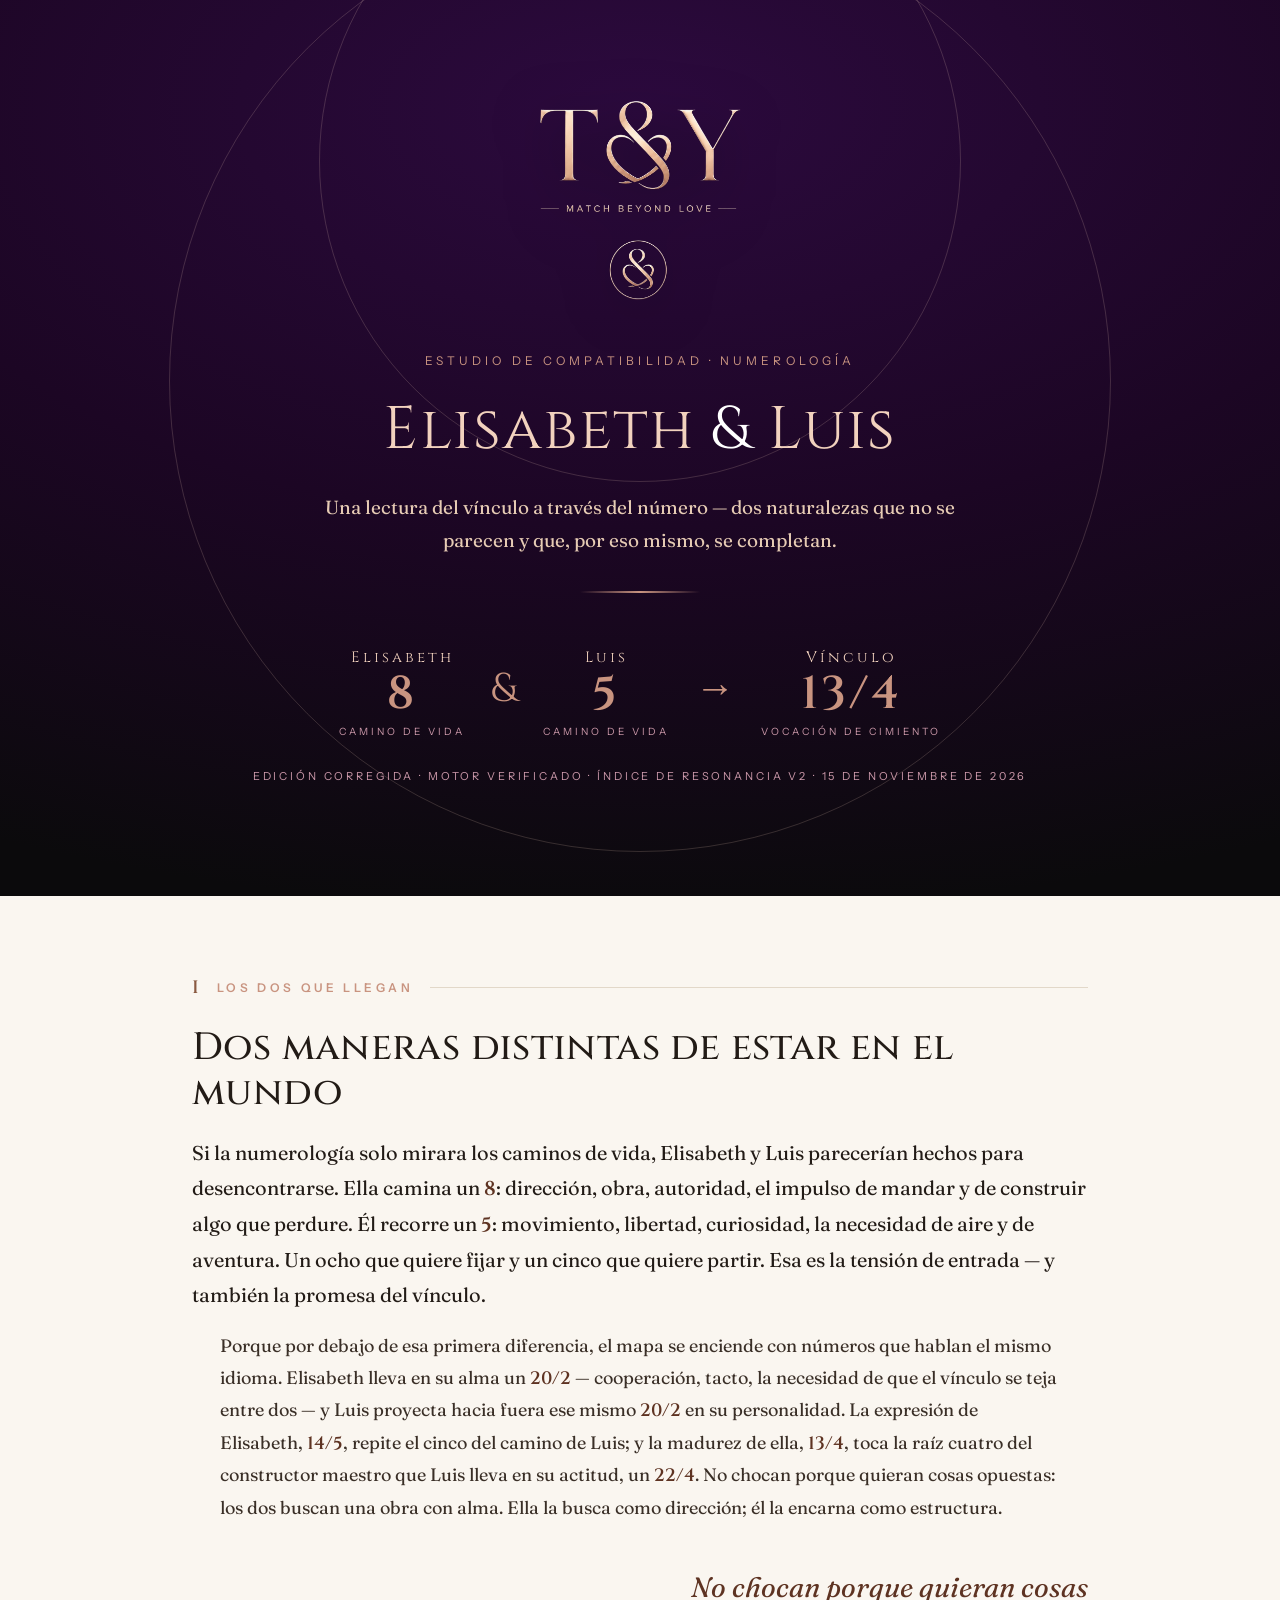
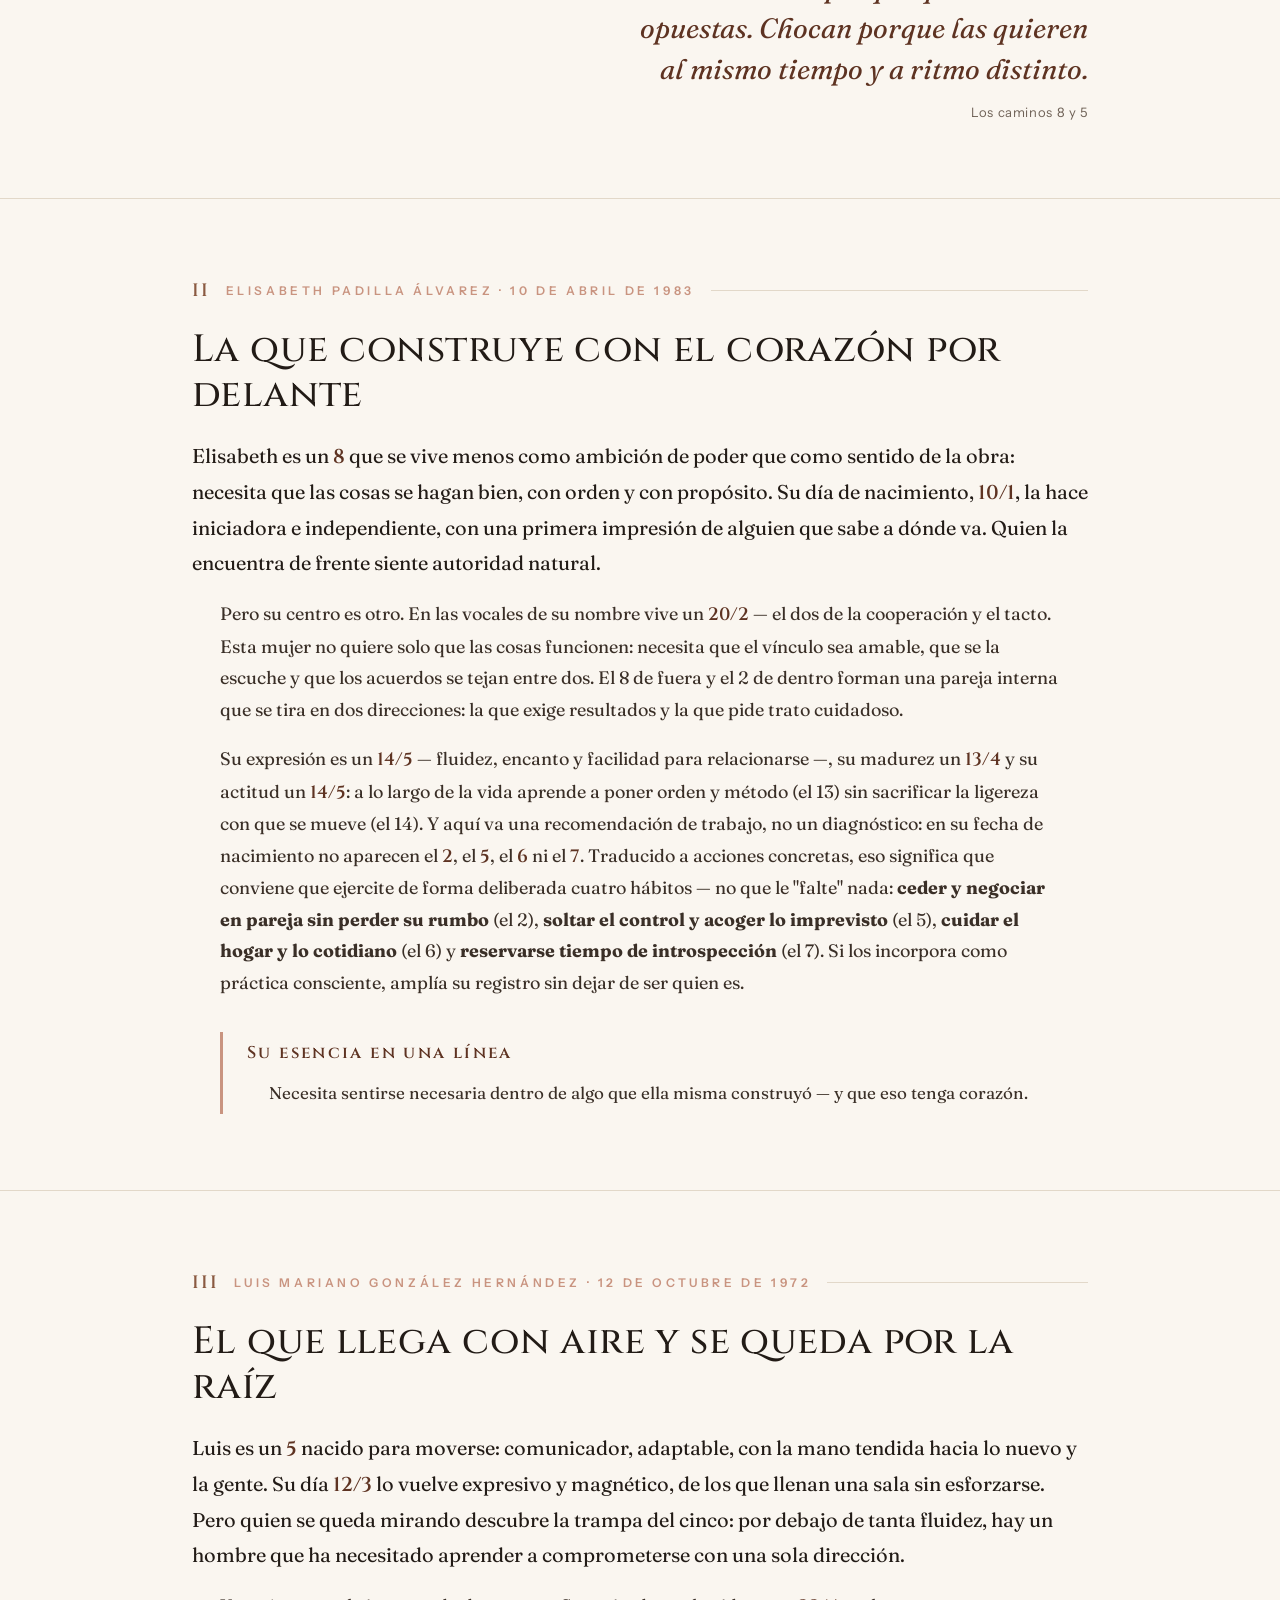
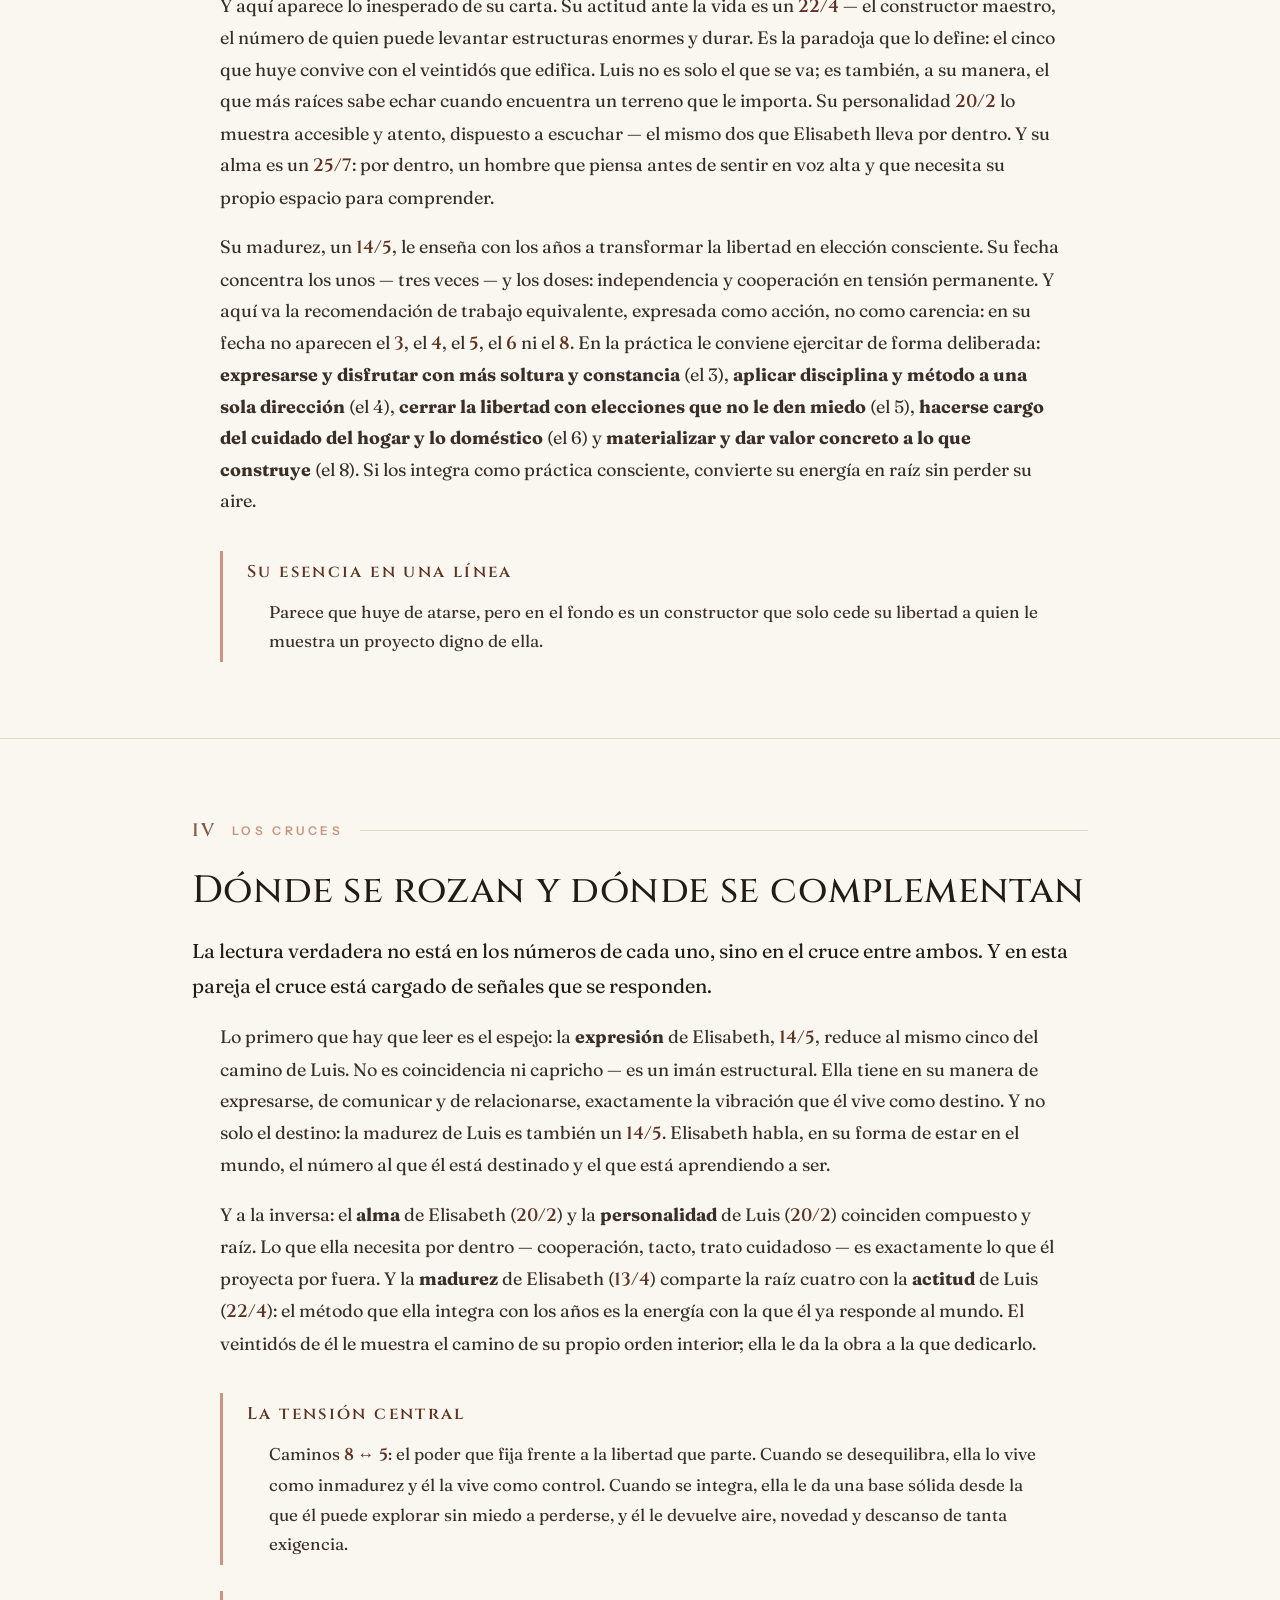
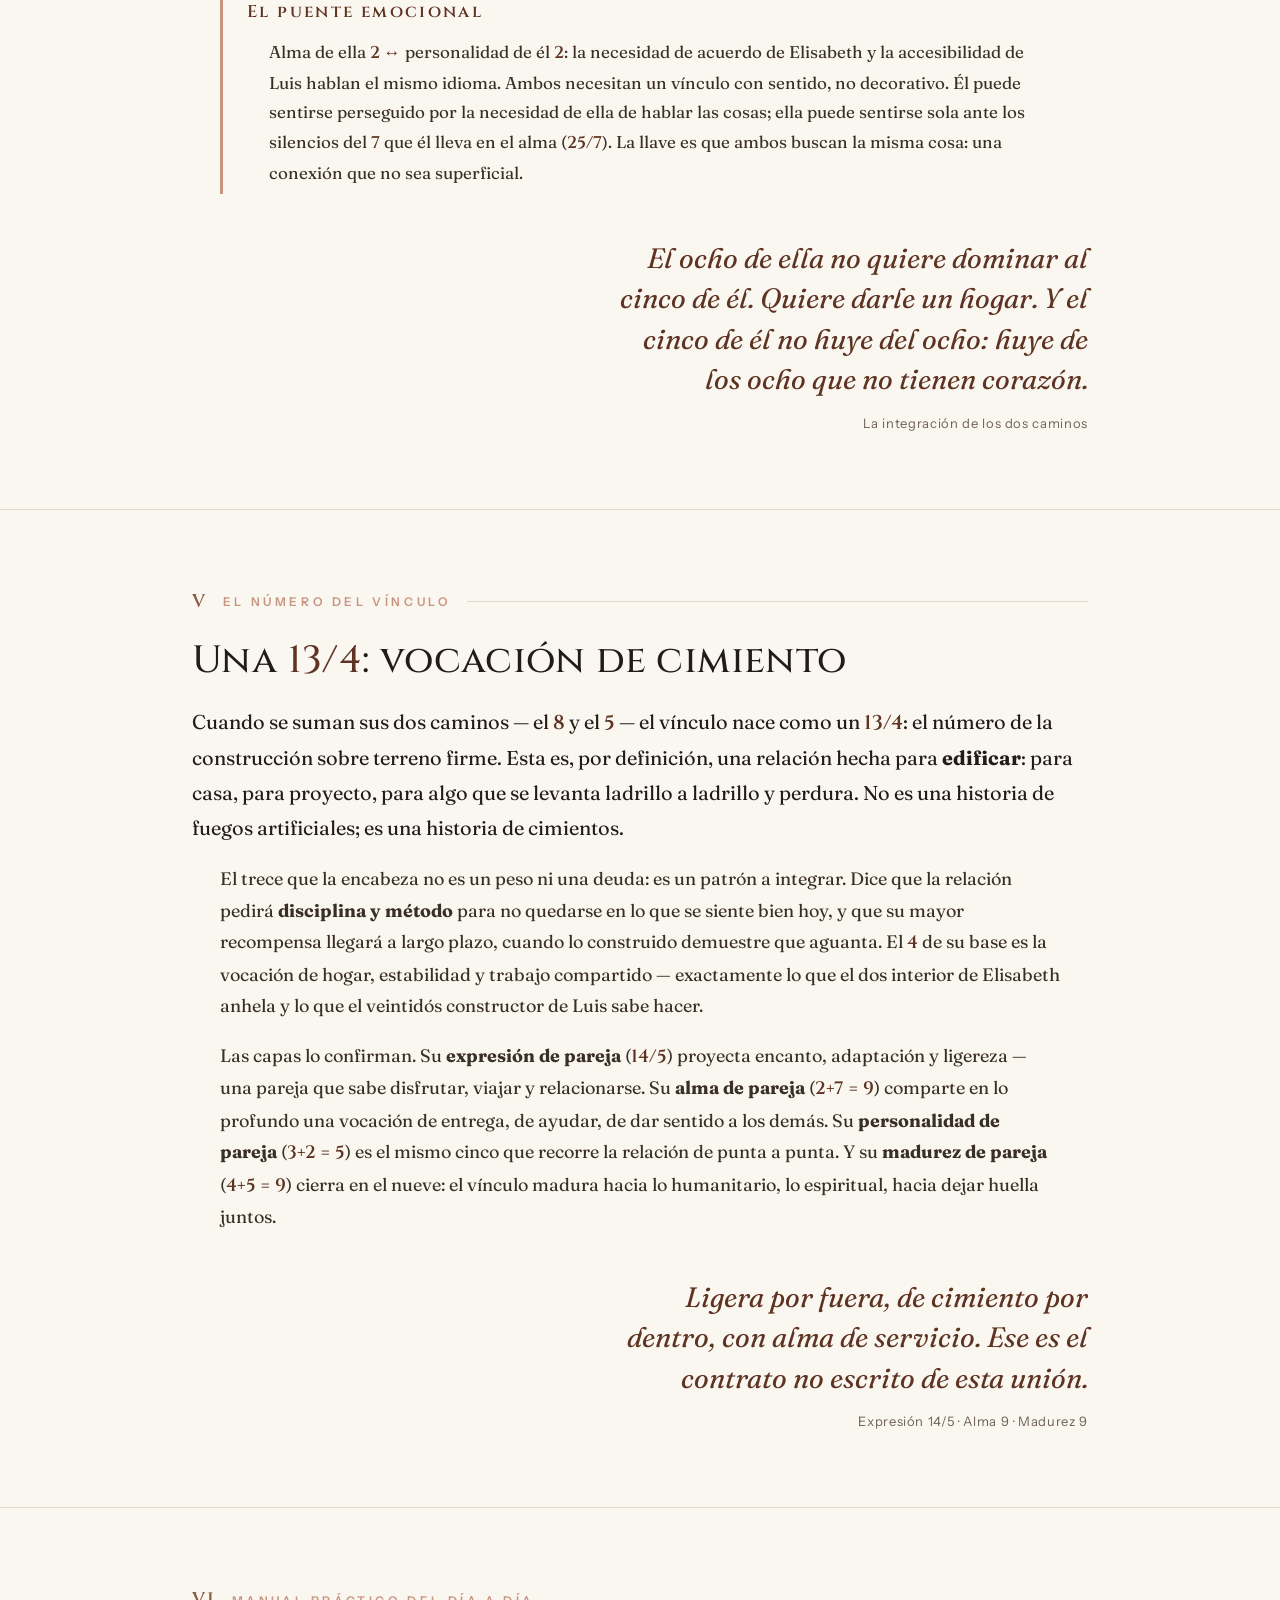
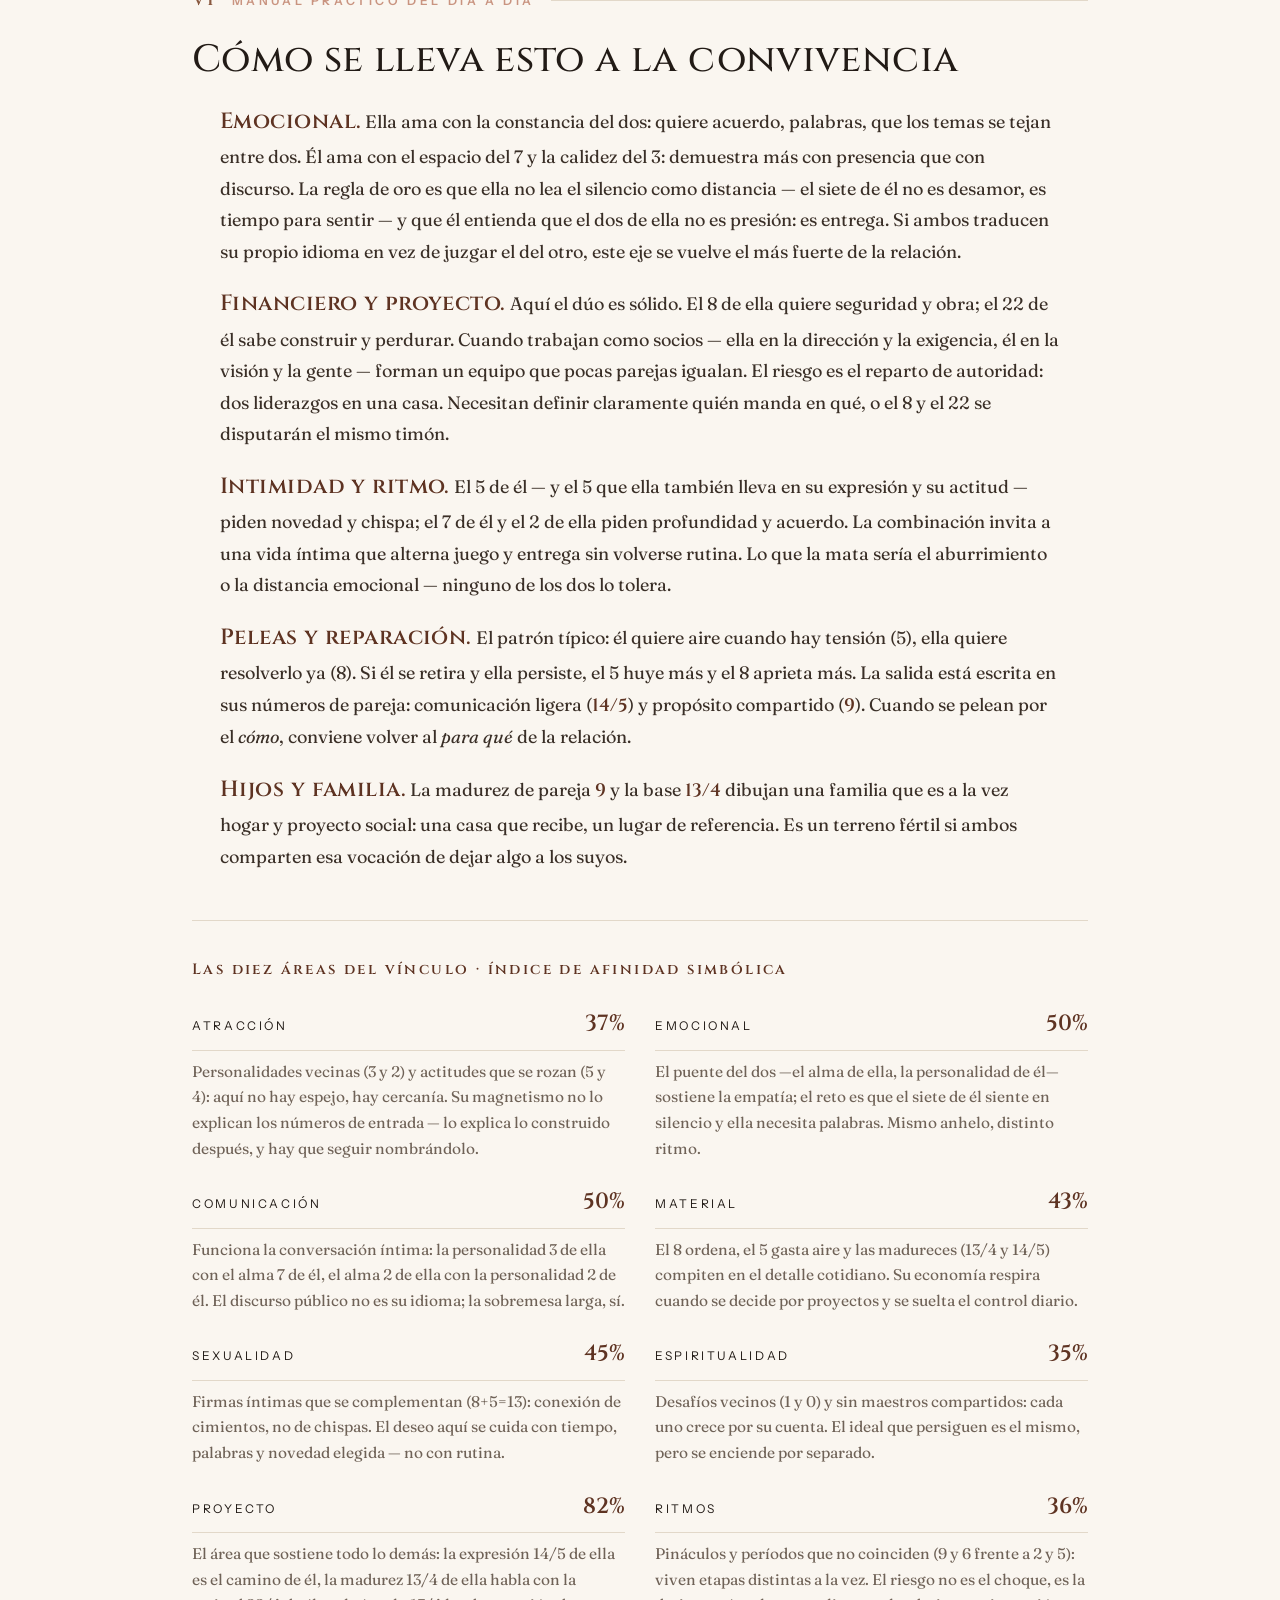
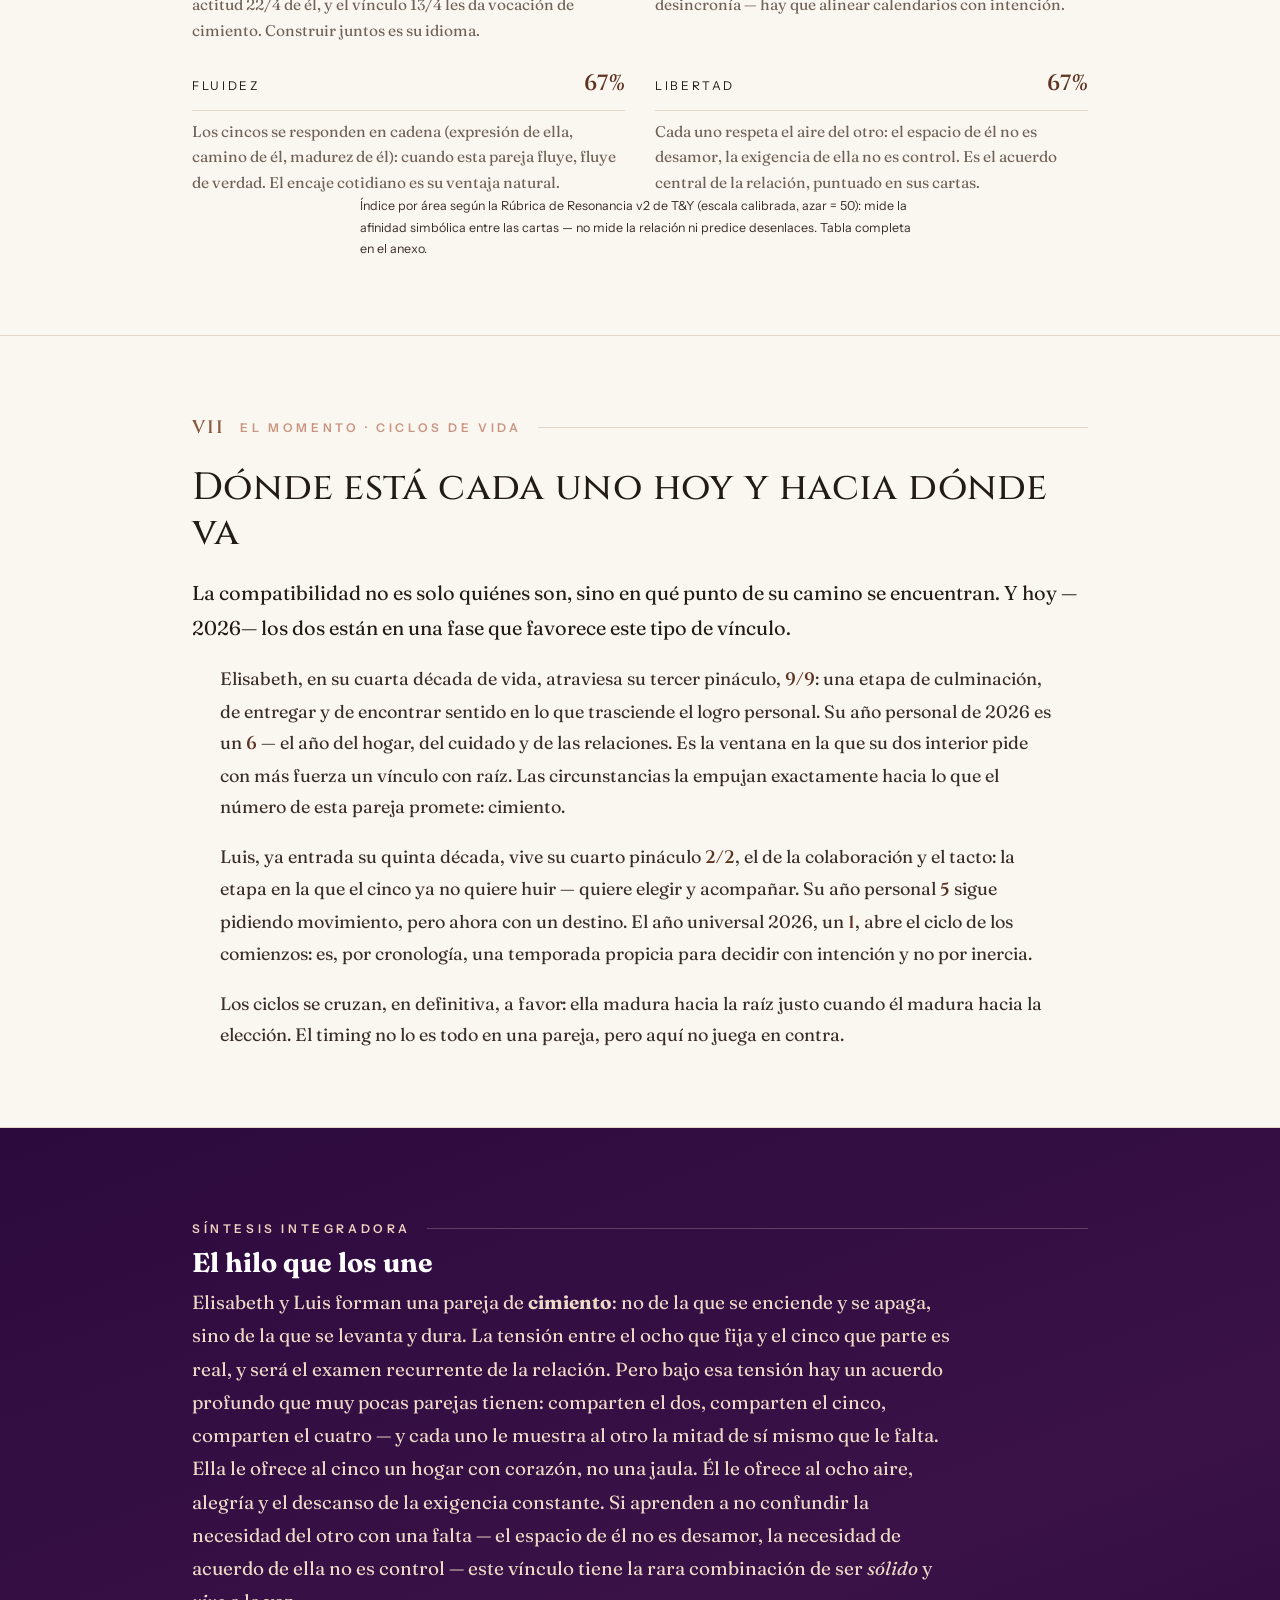
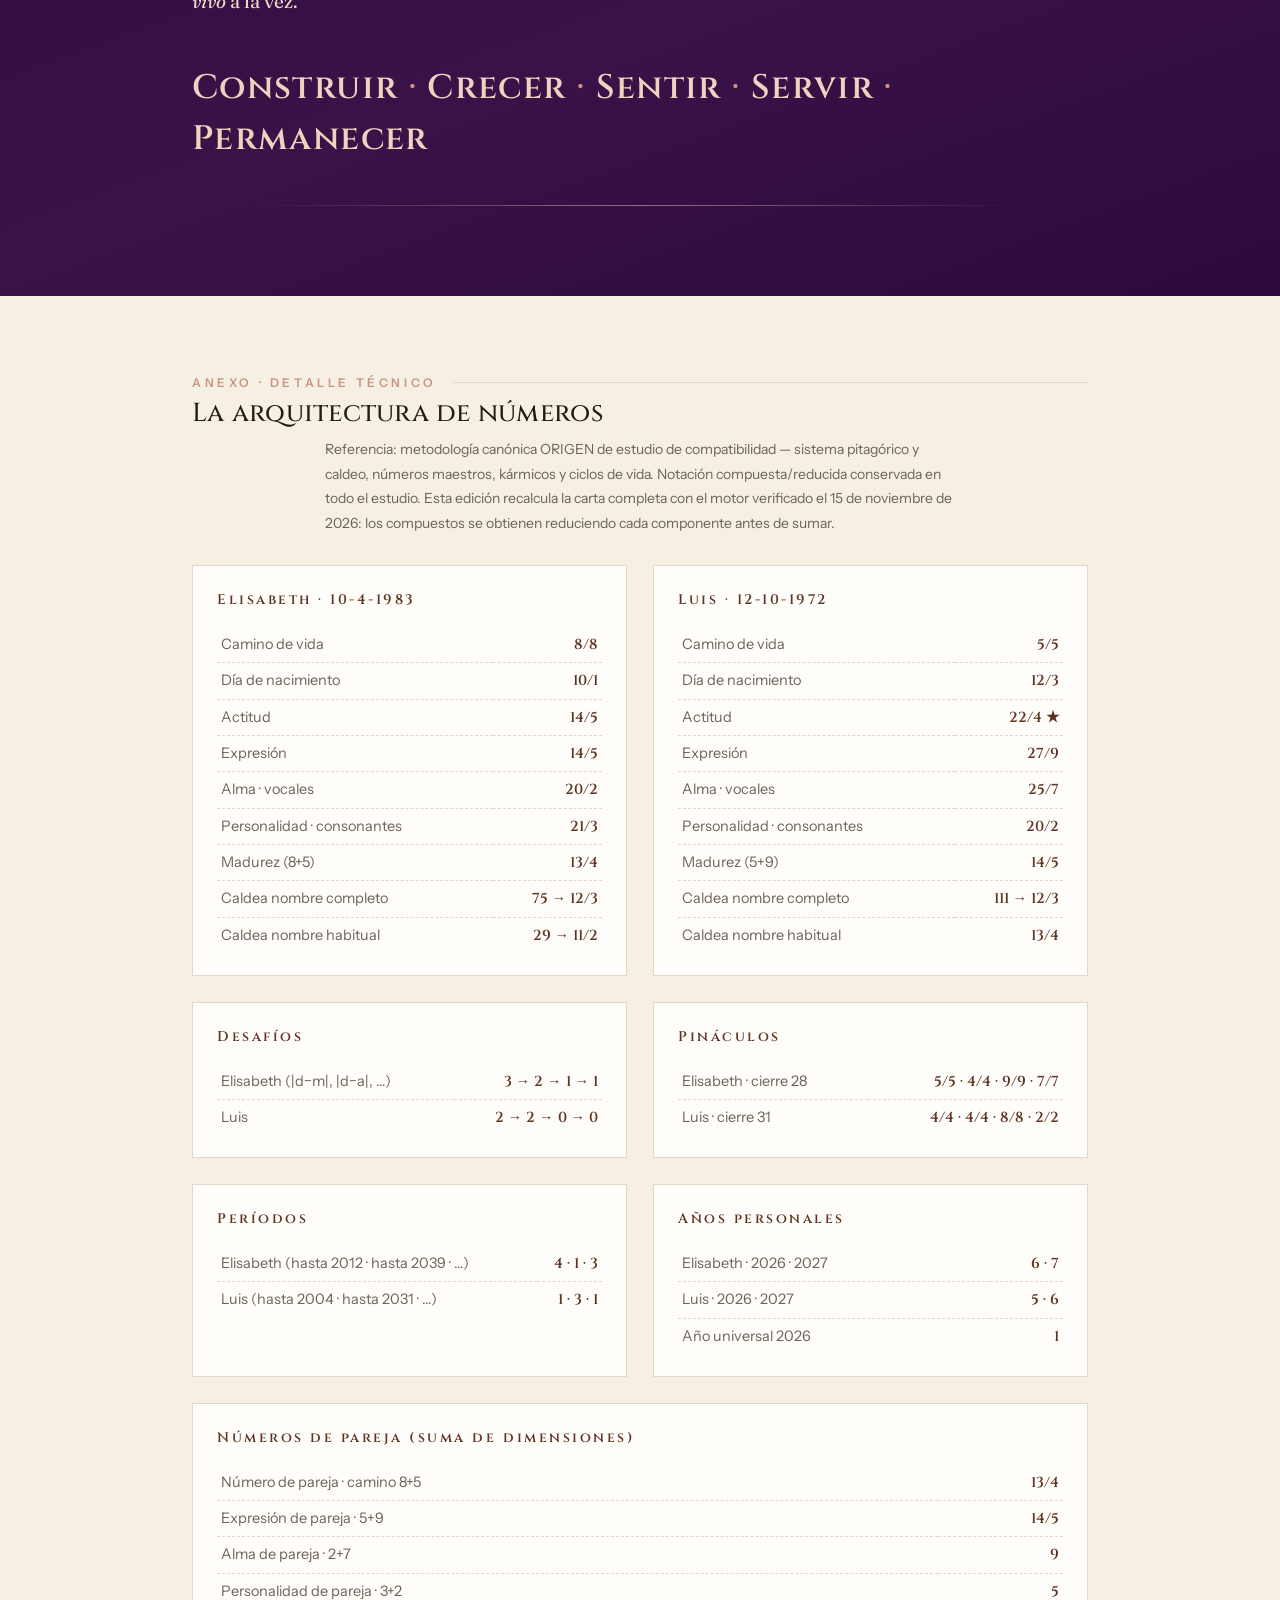
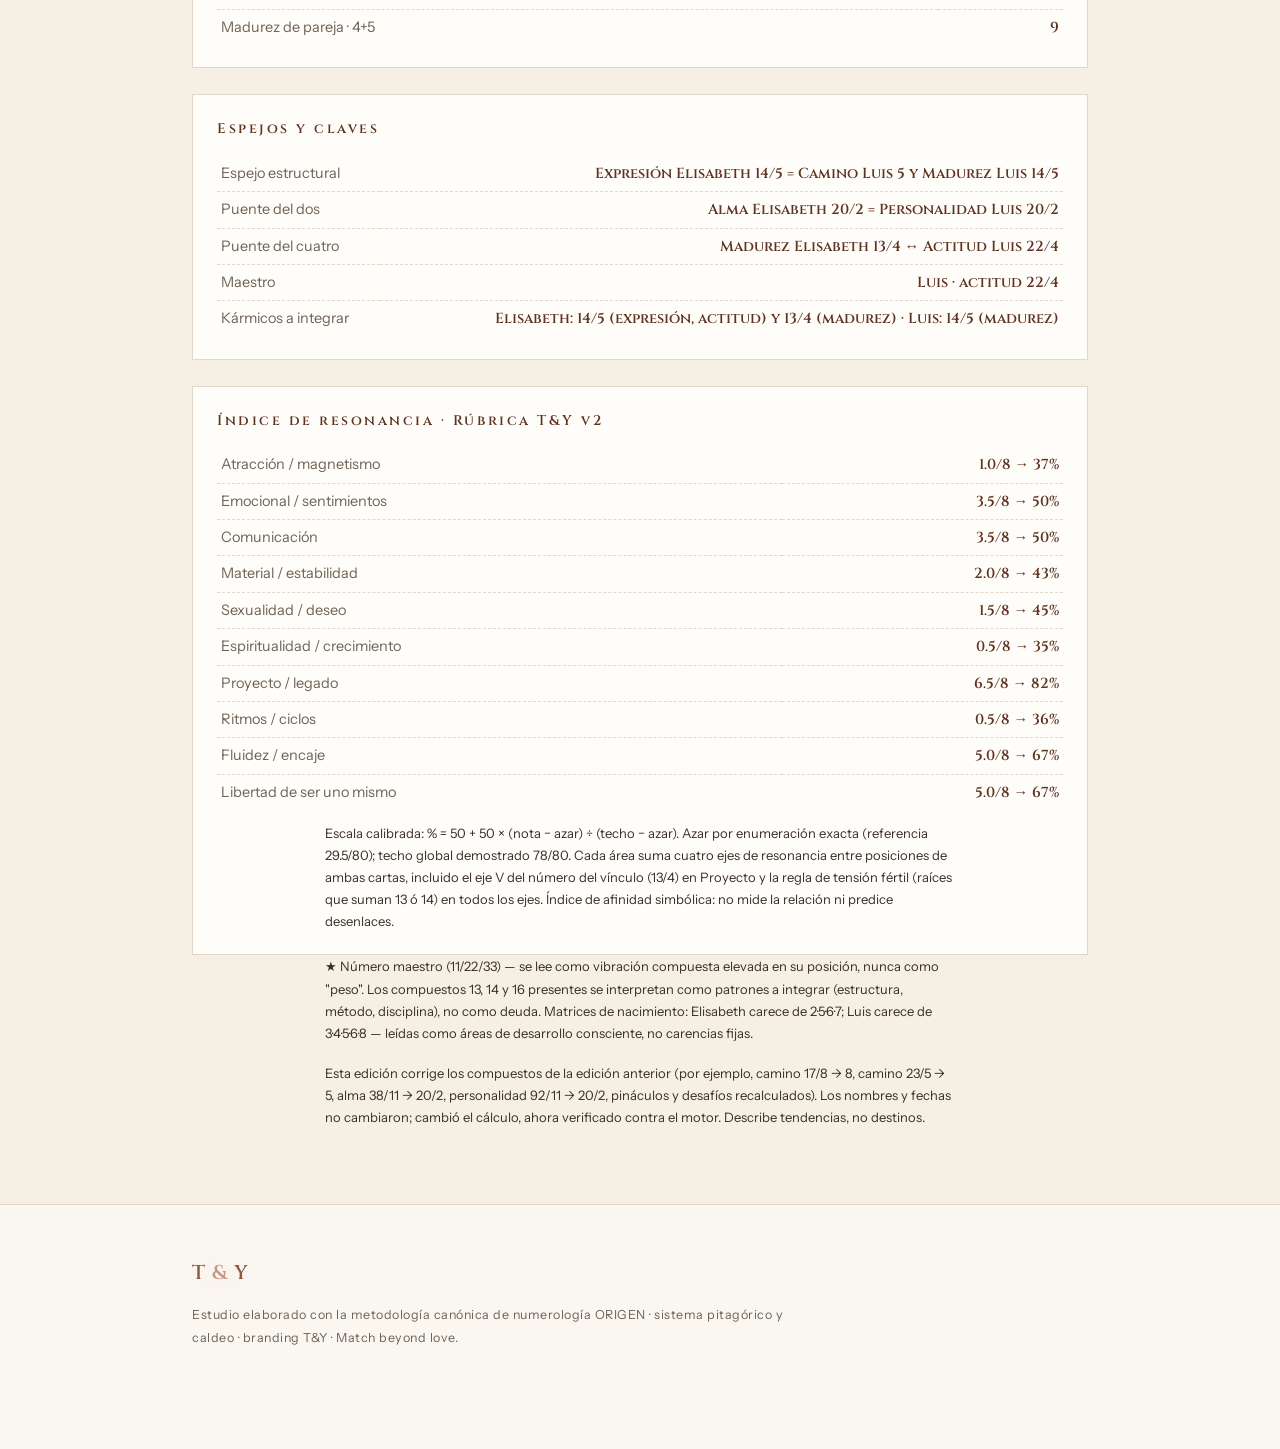
<file: numerologia/elisabeth-luis/index.html>
<!DOCTYPE html>
<html lang="es">
<head>
<meta charset="UTF-8">
<meta name="viewport" content="width=device-width, initial-scale=1.0">
<title>T&Y — Compatibilidad numerológica · Elisabeth & Luis</title>
<link rel="preconnect" href="https://fonts.googleapis.com">
<link rel="preconnect" href="https://fonts.gstatic.com" crossorigin>
<link href="https://fonts.googleapis.com/css2?family=Cinzel:wght@400;500;600;700&family=Fraunces:opsz,wght@9..144,300;9..144,400;9..144,500;9..144,600&family=Instrument+Sans:wght@400;500;600&display=swap" rel="stylesheet">
<style>
:root{
  --plum:#2C0A3E; --plum-light:#4A0E5C; --noir:#0B0A0C;
  --champagne:#F2D2BE; --rose:#C99480; --bronze:#8A5A41; --copper:#5E3322;
  --ink:#221b16; --muted:#6f6257; --card:#fffdf9; --bg:#faf6f0;
  --line:#e2d8c9;
  --display:"Cinzel",serif; --serif:"Fraunces",Georgia,serif; --sans:"Instrument Sans",sans-serif;
}
*{margin:0;padding:0;box-sizing:border-box}
html{scroll-behavior:smooth}
body{background:var(--bg);color:var(--ink);font-family:var(--serif);font-size:18px;line-height:1.75;-webkit-font-smoothing:antialiased}
a{color:inherit}
.wrap{max-width:960px;margin:0 auto;padding:0 32px}
::selection{background:var(--rose);color:#fff}

/* ---------- fondo de ánimo: ciruela (numerología) ---------- */
.plum-hero{
  position:relative;color:var(--champagne);overflow:hidden;
  background:radial-gradient(ellipse 120% 90% at 50% 12%, var(--plum) 0%, #1c0624 52%, var(--noir) 100%);
  padding:96px 0 110px;text-align:center;
}
.plum-hero::before,.plum-hero::after{content:"";position:absolute;border-radius:50%;border:1px solid rgba(242,210,190,.18);pointer-events:none}
.plum-hero::before{width:640px;height:640px;left:50%;top:-160px;transform:translateX(-50%)}
.plum-hero::after{width:940px;height:940px;left:50%;top:-90px;transform:translateX(-50%)}

/* ---------- wordmark (brand) ---------- */
.brand{font-family:var(--display);font-size:30px;letter-spacing:.34em;font-weight:600;color:var(--champagne);text-shadow:0 1px 18px rgba(242,210,190,.25)}

/* ---------- logo animado (movimiento sutil de lujo) ---------- */
.logo-wrap{position:relative;width:min(210px,60vw);margin:0 auto;display:block}
.logo-wrap + .kicker{margin-top:36px}
.logo-wrap .hero-logo{width:100%;filter:drop-shadow(0 10px 26px rgba(0,0,0,.5));animation:logoFloat 6.5s ease-in-out infinite}
/* destello que recorre el metal (enmascarado a la silueta del logo) */
.logo-wrap .sheen{position:absolute;inset:0;pointer-events:none;
  -webkit-mask-image:url("ty-logo-ciruela.png");mask-image:url("ty-logo-ciruela.png");
  -webkit-mask-size:100% auto;mask-size:100% auto;-webkit-mask-repeat:no-repeat;mask-repeat:no-repeat;
  -webkit-mask-position:center;mask-position:center;
  background:linear-gradient(115deg,transparent 32%,rgba(255,255,255,0) 40%,rgba(255,244,230,.85) 49%,rgba(255,255,255,0) 58%,transparent 68%);
  background-size:250% 100%;background-repeat:no-repeat;background-position:-160% 0;
  mix-blend-mode:screen;animation:logoSheen 7s ease-in-out 1.2s infinite}
@keyframes logoFloat{0%,100%{transform:translateY(0)}50%{transform:translateY(-9px)}}
@keyframes logoSheen{0%{background-position:-170% 0}55%{background-position:170% 0}100%{background-position:170% 0}}
@media (prefers-reduced-motion:reduce){
  .logo-wrap .hero-logo,.logo-wrap .sheen{animation:none}
  .logo-wrap .hero-logo{filter:drop-shadow(0 10px 26px rgba(0,0,0,.5))}
  .logo-wrap .sheen{background:none}
}
.brand .amp{color:var(--rose);font-style:normal}
.tagline{display:inline-flex;align-items:center;gap:18px;margin-top:10px}
.tagline .filete{width:44px;height:1px;background:linear-gradient(90deg,transparent,var(--rose))}
.tagline .filete.r{background:linear-gradient(90deg,var(--rose),transparent)}
.tagline span{font-family:var(--sans);font-size:11px;letter-spacing:.42em;color:var(--rose);text-transform:uppercase}

.kicker{margin-top:64px;font-family:var(--sans);font-size:12px;letter-spacing:.34em;text-transform:uppercase;color:var(--rose)}
.plum-hero h1{font-family:var(--display);font-weight:400;font-size:clamp(34px,6vw,60px);line-height:1.1;margin-top:26px;letter-spacing:.02em;color:var(--champagne)}
.plum-hero h1 em{font-style:normal;color:#fff}
.plum-hero .lead{margin:28px auto 0;max-width:56ch;font-size:19px;color:#e6cbb4;font-family:var(--serif)}
.rule-hero{width:120px;height:2px;margin:34px auto 0;background:linear-gradient(90deg,transparent,var(--rose),transparent)}
.plum-hero .edition{margin-top:26px;font-family:var(--sans);font-size:11px;letter-spacing:.26em;text-transform:uppercase;color:#c9a}

.pair-badge{display:inline-flex;align-items:center;gap:26px;margin-top:52px}
.pair-badge .p{font-family:var(--display);font-size:15px;letter-spacing:.2em;color:var(--champagne)}
.pair-badge .n{display:block;font-family:var(--display);font-size:46px;font-weight:600;color:var(--rose);line-height:1}
.pair-badge .sub{display:block;font-family:var(--sans);font-size:10px;letter-spacing:.3em;color:#c9a;text-transform:uppercase;margin-top:6px}
.pair-badge .heart{font-family:var(--display);font-size:40px;color:var(--rose);transform:translateY(-4px)}

/* ---------- secciones editoriales ---------- */
main{padding:0 0 30px}
.section{padding:76px 0;border-bottom:1px solid var(--line)}
.sec-eyebrow{font-family:var(--sans);font-size:12px;letter-spacing:.3em;text-transform:uppercase;color:var(--rose);font-weight:600;display:flex;align-items:center;gap:16px}
.sec-eyebrow .roman{font-family:var(--display);font-size:18px;color:var(--bronze);letter-spacing:.1em}
.sec-eyebrow::after{content:"";flex:1;height:1px;background:var(--line)}
.section h2{font-family:var(--display);font-weight:500;font-size:clamp(26px,4vw,38px);line-height:1.18;margin:22px 0 20px;letter-spacing:.01em;color:var(--ink)}
.section h2 em{font-style:normal;color:var(--copper)}
.section p{max-width:70ch;margin:0 auto 0;color:#3a2f27}
.section p+p{margin-top:18px}
.section p.lead-p{font-size:20px;color:var(--ink);font-weight:400}
.section .num{font-family:var(--display);color:var(--copper);font-weight:600}
.lead-num{font-family:var(--display);font-size:22px;color:var(--copper);font-weight:600;letter-spacing:.02em}

/* pulldata / destaque numérico en prosa */
.dialogue{margin:34px auto 0;max-width:70ch;border-left:3px solid var(--rose);padding:6px 0 6px 24px}
.dialogue+.dialogue{margin-top:26px}
.dialogue h3{font-family:var(--display);font-size:17px;letter-spacing:.14em;font-weight:600;color:var(--copper);margin-bottom:10px}
.dialogue p{font-size:17px;color:#3a2f27}

.pull{font-family:var(--serif);font-style:italic;font-size:clamp(22px,3vw,28px);line-height:1.45;color:var(--copper);max-width:26ch;margin:44px 0 0 auto;text-align:right;font-weight:400}
.pull small{display:block;font-style:normal;font-family:var(--sans);font-size:13px;color:var(--muted);margin-top:14px;letter-spacing:.05em}

/* ---------- bloque maestros / síntesis ---------- */
.sintesis{background:linear-gradient(160deg,var(--plum) 0%,#3a1247 60%,var(--plum) 100%);color:var(--champagne);border:none;padding:90px 0}
.sintesis .sec-eyebrow{color:var(--champagne)}
.sintesis .sec-eyebrow::after{background:rgba(242,210,190,.25)}
.sintesis h2{color:#fff}
.sintesis p{color:#ecd9c6;max-width:64ch;font-size:19px}
.sintesis .big-chain{margin-top:44px;font-family:var(--display);font-size:clamp(20px,3.4vw,34px);font-weight:600;letter-spacing:.04em;color:var(--champagne);line-height:1.5}
.sintesis .big-chain span{color:var(--rose)}
.chain-rule{width:100%;max-width:64ch;height:1px;margin:40px auto 0;background:linear-gradient(90deg,transparent,rgba(242,210,190,.5),transparent)}

/* ---------- diez áreas del vínculo (convivencia) ---------- */
.areas-index{margin-top:48px;border-top:1px solid var(--line);padding-top:36px}
.areas-index h4{font-family:var(--display);font-size:15px;letter-spacing:.16em;font-weight:600;color:var(--copper);margin-bottom:22px}
.areas-grid{display:grid;grid-template-columns:1fr 1fr;gap:22px 30px}
.ag-head{display:flex;align-items:baseline;justify-content:space-between;border-bottom:1px solid var(--line);padding-bottom:6px;margin-bottom:8px}
.ag-head span{font-family:var(--sans);font-size:12px;letter-spacing:.22em;text-transform:uppercase;color:var(--ink)}
.ag-head b{font-family:var(--display);font-size:22px;font-weight:600;color:var(--copper)}
.ag p{font-size:15.5px;color:var(--muted);line-height:1.65;margin:0}
.areas-note{margin-top:24px;font-family:var(--sans);font-size:12.5px;color:var(--muted);line-height:1.7}

/* ---------- anexo técnico ---------- */
.annex{background:var(--bg-soft,#f6efe4)}
.annex h2{font-family:var(--display);font-weight:500;font-size:26px;margin:6px 0 8px;color:var(--ink)}
.annex .note{font-family:var(--sans);font-size:14px;color:var(--muted);margin-bottom:30px}
.grid2{display:grid;grid-template-columns:1fr 1fr;gap:26px;margin-top:26px}
.an-card{border:1px solid var(--line);background:var(--card);padding:22px 24px}
.an-card h4{font-family:var(--display);font-size:14px;letter-spacing:.18em;font-weight:600;color:var(--copper);margin-bottom:14px}
.an-card table{width:100%;border-collapse:collapse;font-family:var(--sans);font-size:14.5px}
.an-card td{padding:5px 4px;border-bottom:1px dashed var(--line);color:#3a2f27}
.an-card td:last-child{text-align:right;font-family:var(--display);font-weight:600;color:var(--copper);white-space:nowrap}
.an-card tr:last-child td{border-bottom:none}
.an-card td.row{text-align:left;color:var(--muted)}
.couple{margin-top:26px}

.mono-note{margin-top:40px;font-family:var(--sans);font-size:13px;color:var(--muted);max-width:74ch;line-height:1.7}
.footer{border-top:none;padding:50px 0 70px;background:var(--bg)}
.footer .brand{color:var(--bronze);font-size:20px}
.footer .foot-line{font-family:var(--sans);font-size:12.5px;color:var(--muted);letter-spacing:.04em;margin-top:14px;max-width:74ch;line-height:1.8}

@media(max-width:720px){
  .grid2{grid-template-columns:1fr}
  .pair-badge{flex-direction:column;gap:18px}
  .pull{margin:36px 0 0}
  .areas-grid{grid-template-columns:1fr}
}
</style>
</head>
<body>

<!-- ================= HERO / CIRUELA ================= -->
<header class="plum-hero">
  <div class="wrap">
    <div class="logo-wrap"><img class="hero-logo" src="ty-logo-ciruela.png" alt="T&Y — Match beyond love">
      <span class="sheen" aria-hidden="true"></span>
    </div>
    <div class="kicker">Estudio de Compatibilidad · Numerología</div>
    <h1>Elisabeth <em>&amp;</em> Luis</h1>
    <p class="lead">Una lectura del vínculo a través del número — dos naturalezas que no se parecen y que, por eso mismo, se completan.</p>
    <div class="rule-hero"></div>
    <div class="pair-badge">
      <div class="p">Elisabeth<span class="n">8</span><span class="sub">Camino de vida</span></div>
      <div class="heart">&amp;</div>
      <div class="p">Luis<span class="n">5</span><span class="sub">Camino de vida</span></div>
      <div class="heart">→</div>
      <div class="p">Vínculo<span class="n">13/4</span><span class="sub">Vocación de cimiento</span></div>
    </div>
    <p class="edition">Edición corregida · motor verificado · índice de resonancia v2 · 15 de noviembre de 2026</p>
  </div>
</header>

<main>

<!-- ============ I · LA PRIMERA IMPRESIÓN ============ -->
<section class="section">
  <div class="wrap">
    <div class="sec-eyebrow"><span class="roman">I</span> Los dos que llegan</div>
    <h2>Dos maneras distintas de estar en el mundo</h2>
    <p class="lead-p">Si la numerología solo mirara los caminos de vida, Elisabeth y Luis parecerían hechos para desencontrarse. Ella camina un <span class="num">8</span>: dirección, obra, autoridad, el impulso de mandar y de construir algo que perdure. Él recorre un <span class="num">5</span>: movimiento, libertad, curiosidad, la necesidad de aire y de aventura. Un ocho que quiere fijar y un cinco que quiere partir. Esa es la tensión de entrada — y también la promesa del vínculo.</p>
    <p>Porque por debajo de esa primera diferencia, el mapa se enciende con números que hablan el mismo idioma. Elisabeth lleva en su alma un <span class="num">20/2</span> — cooperación, tacto, la necesidad de que el vínculo se teja entre dos — y Luis proyecta hacia fuera ese mismo <span class="num">20/2</span> en su personalidad. La expresión de Elisabeth, <span class="num">14/5</span>, repite el cinco del camino de Luis; y la madurez de ella, <span class="num">13/4</span>, toca la raíz cuatro del constructor maestro que Luis lleva en su actitud, un <span class="num">22/4</span>. No chocan porque quieran cosas opuestas: los dos buscan una obra con alma. Ella la busca como dirección; él la encarna como estructura.</p>
    <div class="pull">No chocan porque quieran cosas opuestas. Chocan porque las quieren <em>al mismo tiempo</em> y a ritmo distinto.<small>Los caminos 8 y 5</small></div>
  </div>
</section>

<!-- ============ II · ELLA ============ -->
<section class="section">
  <div class="wrap">
    <div class="sec-eyebrow"><span class="roman">II</span> Elisabeth Padilla Álvarez · 10 de abril de 1983</div>
    <h2>La que construye con el corazón por delante</h2>
    <p class="lead-p">Elisabeth es un <span class="num">8</span> que se vive menos como ambición de poder que como sentido de la obra: necesita que las cosas se hagan bien, con orden y con propósito. Su día de nacimiento, <span class="num">10/1</span>, la hace iniciadora e independiente, con una primera impresión de alguien que sabe a dónde va. Quien la encuentra de frente siente autoridad natural.</p>
    <p>Pero su centro es otro. En las vocales de su nombre vive un <span class="num">20/2</span> — el dos de la cooperación y el tacto. Esta mujer no quiere solo que las cosas funcionen: necesita que el vínculo sea amable, que se la escuche y que los acuerdos se tejan entre dos. El 8 de fuera y el 2 de dentro forman una pareja interna que se tira en dos direcciones: la que exige resultados y la que pide trato cuidadoso.</p>
    <p>Su expresión es un <span class="num">14/5</span> — fluidez, encanto y facilidad para relacionarse —, su madurez un <span class="num">13/4</span> y su actitud un <span class="num">14/5</span>: a lo largo de la vida aprende a poner orden y método (el 13) sin sacrificar la ligereza con que se mueve (el 14). Y aquí va una recomendación de trabajo, no un diagnóstico: en su fecha de nacimiento no aparecen el <span class="num">2</span>, el <span class="num">5</span>, el <span class="num">6</span> ni el <span class="num">7</span>. Traducido a acciones concretas, eso significa que conviene que ejercite de forma deliberada cuatro hábitos — no que le "falte" nada: <strong>ceder y negociar en pareja sin perder su rumbo</strong> (el 2), <strong>soltar el control y acoger lo imprevisto</strong> (el 5), <strong>cuidar el hogar y lo cotidiano</strong> (el 6) y <strong>reservarse tiempo de introspección</strong> (el 7). Si los incorpora como práctica consciente, amplía su registro sin dejar de ser quien es.</p>
    <div class="dialogue">
      <h3>Su esencia en una línea</h3>
      <p>Necesita sentirse necesaria dentro de algo que ella misma construyó — y que eso tenga corazón.</p>
    </div>
  </div>
</section>

<!-- ============ III · ÉL ============ -->
<section class="section">
  <div class="wrap">
    <div class="sec-eyebrow"><span class="roman">III</span> Luis Mariano González Hernández · 12 de octubre de 1972</div>
    <h2>El que llega con aire y se queda por la raíz</h2>
    <p class="lead-p">Luis es un <span class="num">5</span> nacido para moverse: comunicador, adaptable, con la mano tendida hacia lo nuevo y la gente. Su día <span class="num">12/3</span> lo vuelve expresivo y magnético, de los que llenan una sala sin esforzarse. Pero quien se queda mirando descubre la trampa del cinco: por debajo de tanta fluidez, hay un hombre que ha necesitado aprender a comprometerse con una sola dirección.</p>
    <p>Y aquí aparece lo inesperado de su carta. Su actitud ante la vida es un <span class="num">22/4</span> — el constructor maestro, el número de quien puede levantar estructuras enormes y durar. Es la paradoja que lo define: el cinco que huye convive con el veintidós que edifica. Luis no es solo el que se va; es también, a su manera, el que más raíces sabe echar cuando encuentra un terreno que le importa. Su personalidad <span class="num">20/2</span> lo muestra accesible y atento, dispuesto a escuchar — el mismo dos que Elisabeth lleva por dentro. Y su alma es un <span class="num">25/7</span>: por dentro, un hombre que piensa antes de sentir en voz alta y que necesita su propio espacio para comprender.</p>
    <p>Su madurez, un <span class="num">14/5</span>, le enseña con los años a transformar la libertad en elección consciente. Su fecha concentra los unos — tres veces — y los doses: independencia y cooperación en tensión permanente. Y aquí va la recomendación de trabajo equivalente, expresada como acción, no como carencia: en su fecha no aparecen el <span class="num">3</span>, el <span class="num">4</span>, el <span class="num">5</span>, el <span class="num">6</span> ni el <span class="num">8</span>. En la práctica le conviene ejercitar de forma deliberada: <strong>expresarse y disfrutar con más soltura y constancia</strong> (el 3), <strong>aplicar disciplina y método a una sola dirección</strong> (el 4), <strong>cerrar la libertad con elecciones que no le den miedo</strong> (el 5), <strong>hacerse cargo del cuidado del hogar y lo doméstico</strong> (el 6) y <strong>materializar y dar valor concreto a lo que construye</strong> (el 8). Si los integra como práctica consciente, convierte su energía en raíz sin perder su aire.</p>
    <div class="dialogue">
      <h3>Su esencia en una línea</h3>
      <p>Parece que huye de atarse, pero en el fondo es un constructor que solo cede su libertad a quien le muestra un proyecto digno de ella.</p>
    </div>
  </div>
</section>

<!-- ============ IV · CRUCES ============ -->
<section class="section">
  <div class="wrap">
    <div class="sec-eyebrow"><span class="roman">IV</span> Los cruces</div>
    <h2>Dónde se rozan y dónde se complementan</h2>
    <p class="lead-p">La lectura verdadera no está en los números de cada uno, sino en el cruce entre ambos. Y en esta pareja el cruce está cargado de señales que se responden.</p>
    <p>Lo primero que hay que leer es el espejo: la <strong>expresión</strong> de Elisabeth, <span class="num">14/5</span>, reduce al mismo cinco del camino de Luis. No es coincidencia ni capricho — es un imán estructural. Ella tiene en su manera de expresarse, de comunicar y de relacionarse, exactamente la vibración que él vive como destino. Y no solo el destino: la madurez de Luis es también un <span class="num">14/5</span>. Elisabeth habla, en su forma de estar en el mundo, el número al que él está destinado y el que está aprendiendo a ser.</p>
    <p>Y a la inversa: el <strong>alma</strong> de Elisabeth (<span class="num">20/2</span>) y la <strong>personalidad</strong> de Luis (<span class="num">20/2</span>) coinciden compuesto y raíz. Lo que ella necesita por dentro — cooperación, tacto, trato cuidadoso — es exactamente lo que él proyecta por fuera. Y la <strong>madurez</strong> de Elisabeth (<span class="num">13/4</span>) comparte la raíz cuatro con la <strong>actitud</strong> de Luis (<span class="num">22/4</span>): el método que ella integra con los años es la energía con la que él ya responde al mundo. El veintidós de él le muestra el camino de su propio orden interior; ella le da la obra a la que dedicarlo.</p>
    <div class="dialogue">
      <h3>La tensión central</h3>
      <p>Caminos <span class="num">8 ↔ 5</span>: el poder que fija frente a la libertad que parte. Cuando se desequilibra, ella lo vive como inmadurez y él la vive como control. Cuando se integra, ella le da una base sólida desde la que él puede explorar sin miedo a perderse, y él le devuelve aire, novedad y descanso de tanta exigencia.</p>
    </div>
    <div class="dialogue">
      <h3>El puente emocional</h3>
      <p>Alma de ella <span class="num">2 ↔</span> personalidad de él <span class="num">2</span>: la necesidad de acuerdo de Elisabeth y la accesibilidad de Luis hablan el mismo idioma. Ambos necesitan un vínculo con sentido, no decorativo. Él puede sentirse perseguido por la necesidad de ella de hablar las cosas; ella puede sentirse sola ante los silencios del <span class="num">7</span> que él lleva en el alma (<span class="num">25/7</span>). La llave es que ambos buscan la misma cosa: una conexión que no sea superficial.</p>
    </div>
    <div class="pull">El ocho de ella no quiere dominar al cinco de él. Quiere darle un hogar. Y el cinco de él no huye del ocho: huye de los ocho que no tienen corazón.<small>La integración de los dos caminos</small></div>
  </div>
</section>

<!-- ============ V · EL VÍNCULO ============ -->
<section class="section">
  <div class="wrap">
    <div class="sec-eyebrow"><span class="roman">V</span> El número del vínculo</div>
    <h2>Una <em>13/4</em>: vocación de cimiento</h2>
    <p class="lead-p">Cuando se suman sus dos caminos — el <span class="num">8</span> y el <span class="num">5</span> — el vínculo nace como un <span class="num">13/4</span>: el número de la construcción sobre terreno firme. Esta es, por definición, una relación hecha para <strong>edificar</strong>: para casa, para proyecto, para algo que se levanta ladrillo a ladrillo y perdura. No es una historia de fuegos artificiales; es una historia de cimientos.</p>
    <p>El trece que la encabeza no es un peso ni una deuda: es un patrón a integrar. Dice que la relación pedirá <strong>disciplina y método</strong> para no quedarse en lo que se siente bien hoy, y que su mayor recompensa llegará a largo plazo, cuando lo construido demuestre que aguanta. El <span class="num">4</span> de su base es la vocación de hogar, estabilidad y trabajo compartido — exactamente lo que el dos interior de Elisabeth anhela y lo que el veintidós constructor de Luis sabe hacer.</p>
    <p>Las capas lo confirman. Su <strong>expresión de pareja</strong> (<span class="num">14/5</span>) proyecta encanto, adaptación y ligereza — una pareja que sabe disfrutar, viajar y relacionarse. Su <strong>alma de pareja</strong> (<span class="num">2+7 = 9</span>) comparte en lo profundo una vocación de entrega, de ayudar, de dar sentido a los demás. Su <strong>personalidad de pareja</strong> (<span class="num">3+2 = 5</span>) es el mismo cinco que recorre la relación de punta a punta. Y su <strong>madurez de pareja</strong> (<span class="num">4+5 = 9</span>) cierra en el nueve: el vínculo madura hacia lo humanitario, lo espiritual, hacia dejar huella juntos.</p>
    <div class="pull">Ligera por fuera, de cimiento por dentro, con alma de servicio. Ese es el contrato no escrito de esta unión.<small>Expresión 14/5 · Alma 9 · Madurez 9</small></div>
  </div>
</section>

<!-- ============ VI · MANUAL PRÁCTICO ============ -->
<section class="section">
  <div class="wrap">
    <div class="sec-eyebrow"><span class="roman">VI</span> Manual práctico del día a día</div>
    <h2>Cómo se lleva esto a la convivencia</h2>
    <p><span class="lead-num">Emocional.</span> Ella ama con la constancia del dos: quiere acuerdo, palabras, que los temas se tejan entre dos. Él ama con el espacio del 7 y la calidez del 3: demuestra más con presencia que con discurso. La regla de oro es que ella no lea el silencio como distancia — el siete de él no es desamor, es tiempo para sentir — y que él entienda que el dos de ella no es presión: es entrega. Si ambos traducen su propio idioma en vez de juzgar el del otro, este eje se vuelve el más fuerte de la relación.</p>
    <p><span class="lead-num">Financiero y proyecto.</span> Aquí el dúo es sólido. El 8 de ella quiere seguridad y obra; el 22 de él sabe construir y perdurar. Cuando trabajan como socios — ella en la dirección y la exigencia, él en la visión y la gente — forman un equipo que pocas parejas igualan. El riesgo es el reparto de autoridad: dos liderazgos en una casa. Necesitan definir claramente quién manda en qué, o el 8 y el 22 se disputarán el mismo timón.</p>
    <p><span class="lead-num">Intimidad y ritmo.</span> El 5 de él — y el 5 que ella también lleva en su expresión y su actitud — piden novedad y chispa; el 7 de él y el 2 de ella piden profundidad y acuerdo. La combinación invita a una vida íntima que alterna juego y entrega sin volverse rutina. Lo que la mata sería el aburrimiento o la distancia emocional — ninguno de los dos lo tolera.</p>
    <p><span class="lead-num">Peleas y reparación.</span> El patrón típico: él quiere aire cuando hay tensión (5), ella quiere resolverlo ya (8). Si él se retira y ella persiste, el 5 huye más y el 8 aprieta más. La salida está escrita en sus números de pareja: comunicación ligera (<span class="num">14/5</span>) y propósito compartido (<span class="num">9</span>). Cuando se pelean por el <em>cómo</em>, conviene volver al <em>para qué</em> de la relación.</p>
    <p><span class="lead-num">Hijos y familia.</span> La madurez de pareja <span class="num">9</span> y la base <span class="num">13/4</span> dibujan una familia que es a la vez hogar y proyecto social: una casa que recibe, un lugar de referencia. Es un terreno fértil si ambos comparten esa vocación de dejar algo a los suyos.</p>
    <div class="areas-index">
      <h4>Las diez áreas del vínculo · índice de afinidad simbólica</h4>
      <div class="areas-grid">
        <div class="ag"><div class="ag-head"><span>Atracción</span><b>37%</b></div><p>Personalidades vecinas (3 y 2) y actitudes que se rozan (5 y 4): aquí no hay espejo, hay cercanía. Su magnetismo no lo explican los números de entrada — lo explica lo construido después, y hay que seguir nombrándolo.</p></div>
        <div class="ag"><div class="ag-head"><span>Emocional</span><b>50%</b></div><p>El puente del dos —el alma de ella, la personalidad de él— sostiene la empatía; el reto es que el siete de él siente en silencio y ella necesita palabras. Mismo anhelo, distinto ritmo.</p></div>
        <div class="ag"><div class="ag-head"><span>Comunicación</span><b>50%</b></div><p>Funciona la conversación íntima: la personalidad 3 de ella con el alma 7 de él, el alma 2 de ella con la personalidad 2 de él. El discurso público no es su idioma; la sobremesa larga, sí.</p></div>
        <div class="ag"><div class="ag-head"><span>Material</span><b>43%</b></div><p>El 8 ordena, el 5 gasta aire y las madureces (13/4 y 14/5) compiten en el detalle cotidiano. Su economía respira cuando se decide por proyectos y se suelta el control diario.</p></div>
        <div class="ag"><div class="ag-head"><span>Sexualidad</span><b>45%</b></div><p>Firmas íntimas que se complementan (8+5=13): conexión de cimientos, no de chispas. El deseo aquí se cuida con tiempo, palabras y novedad elegida — no con rutina.</p></div>
        <div class="ag"><div class="ag-head"><span>Espiritualidad</span><b>35%</b></div><p>Desafíos vecinos (1 y 0) y sin maestros compartidos: cada uno crece por su cuenta. El ideal que persiguen es el mismo, pero se enciende por separado.</p></div>
        <div class="ag"><div class="ag-head"><span>Proyecto</span><b>82%</b></div><p>El área que sostiene todo lo demás: la expresión 14/5 de ella es el camino de él, la madurez 13/4 de ella habla con la actitud 22/4 de él, y el vínculo 13/4 les da vocación de cimiento. Construir juntos es su idioma.</p></div>
        <div class="ag"><div class="ag-head"><span>Ritmos</span><b>36%</b></div><p>Pináculos y períodos que no coinciden (9 y 6 frente a 2 y 5): viven etapas distintas a la vez. El riesgo no es el choque, es la desincronía — hay que alinear calendarios con intención.</p></div>
        <div class="ag"><div class="ag-head"><span>Fluidez</span><b>67%</b></div><p>Los cincos se responden en cadena (expresión de ella, camino de él, madurez de él): cuando esta pareja fluye, fluye de verdad. El encaje cotidiano es su ventaja natural.</p></div>
        <div class="ag"><div class="ag-head"><span>Libertad</span><b>67%</b></div><p>Cada uno respeta el aire del otro: el espacio de él no es desamor, la exigencia de ella no es control. Es el acuerdo central de la relación, puntuado en sus cartas.</p></div>
      </div>
      <p class="areas-note">Índice por área según la Rúbrica de Resonancia v2 de T&Y (escala calibrada, azar = 50): mide la afinidad simbólica entre las cartas — no mide la relación ni predice desenlaces. Tabla completa en el anexo.</p>
    </div>
  </div>
</section>

<!-- ============ VII · TIMING ============ -->
<section class="section">
  <div class="wrap">
    <div class="sec-eyebrow"><span class="roman">VII</span> El momento · ciclos de vida</div>
    <h2>Dónde está cada uno hoy y hacia dónde va</h2>
    <p class="lead-p">La compatibilidad no es solo quiénes son, sino en qué punto de su camino se encuentran. Y hoy —2026— los dos están en una fase que favorece este tipo de vínculo.</p>
    <p>Elisabeth, en su cuarta década de vida, atraviesa su tercer pináculo, <span class="num">9/9</span>: una etapa de culminación, de entregar y de encontrar sentido en lo que trasciende el logro personal. Su año personal de 2026 es un <span class="num">6</span> — el año del hogar, del cuidado y de las relaciones. Es la ventana en la que su dos interior pide con más fuerza un vínculo con raíz. Las circunstancias la empujan exactamente hacia lo que el número de esta pareja promete: cimiento.</p>
    <p>Luis, ya entrada su quinta década, vive su cuarto pináculo <span class="num">2/2</span>, el de la colaboración y el tacto: la etapa en la que el cinco ya no quiere huir — quiere elegir y acompañar. Su año personal <span class="num">5</span> sigue pidiendo movimiento, pero ahora con un destino. El año universal 2026, un <span class="num">1</span>, abre el ciclo de los comienzos: es, por cronología, una temporada propicia para decidir con intención y no por inercia.</p>
    <p>Los ciclos se cruzan, en definitiva, a favor: ella madura hacia la raíz justo cuando él madura hacia la elección. El timing no lo es todo en una pareja, pero aquí no juega en contra.</p>
  </div>
</section>

<!-- ============ SÍNTESIS ============ -->
<section class="sintesis">
  <div class="wrap">
    <div class="sec-eyebrow">Síntesis integradora</div>
    <h2>El hilo que los une</h2>
    <p>Elisabeth y Luis forman una pareja de <strong>cimiento</strong>: no de la que se enciende y se apaga, sino de la que se levanta y dura. La tensión entre el ocho que fija y el cinco que parte es real, y será el examen recurrente de la relación. Pero bajo esa tensión hay un acuerdo profundo que muy pocas parejas tienen: comparten el dos, comparten el cinco, comparten el cuatro — y cada uno le muestra al otro la mitad de sí mismo que le falta.</p>
    <p>Ella le ofrece al cinco un hogar con corazón, no una jaula. Él le ofrece al ocho aire, alegría y el descanso de la exigencia constante. Si aprenden a no confundir la necesidad del otro con una falta — el espacio de él no es desamor, la necesidad de acuerdo de ella no es control — este vínculo tiene la rara combinación de ser <em>sólido</em> y <em>vivo</em> a la vez.</p>
    <div class="big-chain">Construir <span>·</span> Crecer <span>·</span> Sentir <span>·</span> Servir <span>·</span> Permanecer</div>
    <div class="chain-rule"></div>
  </div>
</section>

<!-- ============ ANEXO ============ -->
<section class="section annex">
  <div class="wrap">
    <div class="sec-eyebrow">Anexo · Detalle técnico</div>
    <h2>La arquitectura de números</h2>
    <p class="note">Referencia: metodología canónica ORIGEN de estudio de compatibilidad — sistema pitagórico y caldeo, números maestros, kármicos y ciclos de vida. Notación compuesta/reducida conservada en todo el estudio. Esta edición recalcula la carta completa con el motor verificado el 15 de noviembre de 2026: los compuestos se obtienen reduciendo cada componente antes de sumar.</p>

    <div class="grid2">
      <div class="an-card">
        <h4>Elisabeth · 10-4-1983</h4>
        <table>
          <tr><td class="row">Camino de vida</td><td>8/8</td></tr>
          <tr><td class="row">Día de nacimiento</td><td>10/1</td></tr>
          <tr><td class="row">Actitud</td><td>14/5</td></tr>
          <tr><td class="row">Expresión</td><td>14/5</td></tr>
          <tr><td class="row">Alma · vocales</td><td>20/2</td></tr>
          <tr><td class="row">Personalidad · consonantes</td><td>21/3</td></tr>
          <tr><td class="row">Madurez (8+5)</td><td>13/4</td></tr>
          <tr><td class="row">Caldea nombre completo</td><td>75 → 12/3</td></tr>
          <tr><td class="row">Caldea nombre habitual</td><td>29 → 11/2</td></tr>
        </table>
      </div>
      <div class="an-card">
        <h4>Luis · 12-10-1972</h4>
        <table>
          <tr><td class="row">Camino de vida</td><td>5/5</td></tr>
          <tr><td class="row">Día de nacimiento</td><td>12/3</td></tr>
          <tr><td class="row">Actitud</td><td>22/4 ★</td></tr>
          <tr><td class="row">Expresión</td><td>27/9</td></tr>
          <tr><td class="row">Alma · vocales</td><td>25/7</td></tr>
          <tr><td class="row">Personalidad · consonantes</td><td>20/2</td></tr>
          <tr><td class="row">Madurez (5+9)</td><td>14/5</td></tr>
          <tr><td class="row">Caldea nombre completo</td><td>111 → 12/3</td></tr>
          <tr><td class="row">Caldea nombre habitual</td><td>13/4</td></tr>
        </table>
      </div>
    </div>

    <div class="grid2">
      <div class="an-card">
        <h4>Desafíos</h4>
        <table>
          <tr><td class="row">Elisabeth (|d−m|, |d−a|, …)</td><td>3 → 2 → 1 → 1</td></tr>
          <tr><td class="row">Luis</td><td>2 → 2 → 0 → 0</td></tr>
        </table>
      </div>
      <div class="an-card">
        <h4>Pináculos</h4>
        <table>
          <tr><td class="row">Elisabeth · cierre 28</td><td>5/5 · 4/4 · 9/9 · 7/7</td></tr>
          <tr><td class="row">Luis · cierre 31</td><td>4/4 · 4/4 · 8/8 · 2/2</td></tr>
        </table>
      </div>
    </div>

    <div class="grid2">
      <div class="an-card">
        <h4>Períodos</h4>
        <table>
          <tr><td class="row">Elisabeth (hasta 2012 · hasta 2039 · …)</td><td>4 · 1 · 3</td></tr>
          <tr><td class="row">Luis (hasta 2004 · hasta 2031 · …)</td><td>1 · 3 · 1</td></tr>
        </table>
      </div>
      <div class="an-card">
        <h4>Años personales</h4>
        <table>
          <tr><td class="row">Elisabeth · 2026 · 2027</td><td>6 · 7</td></tr>
          <tr><td class="row">Luis · 2026 · 2027</td><td>5 · 6</td></tr>
          <tr><td class="row">Año universal 2026</td><td>1</td></tr>
        </table>
      </div>
    </div>

    <div class="an-card couple">
      <h4>Números de pareja (suma de dimensiones)</h4>
      <table>
        <tr><td class="row">Número de pareja · camino 8+5</td><td>13/4</td></tr>
        <tr><td class="row">Expresión de pareja · 5+9</td><td>14/5</td></tr>
        <tr><td class="row">Alma de pareja · 2+7</td><td>9</td></tr>
        <tr><td class="row">Personalidad de pareja · 3+2</td><td>5</td></tr>
        <tr><td class="row">Madurez de pareja · 4+5</td><td>9</td></tr>
      </table>
    </div>

    <div class="an-card couple">
      <h4>Espejos y claves</h4>
      <table>
        <tr><td class="row">Espejo estructural</td><td>Expresión Elisabeth 14/5 = Camino Luis 5 y Madurez Luis 14/5</td></tr>
        <tr><td class="row">Puente del dos</td><td>Alma Elisabeth 20/2 = Personalidad Luis 20/2</td></tr>
        <tr><td class="row">Puente del cuatro</td><td>Madurez Elisabeth 13/4 ↔ Actitud Luis 22/4</td></tr>
        <tr><td class="row">Maestro</td><td>Luis · actitud 22/4</td></tr>
        <tr><td class="row">Kármicos a integrar</td><td>Elisabeth: 14/5 (expresión, actitud) y 13/4 (madurez) · Luis: 14/5 (madurez)</td></tr>
      </table>
    </div>

    <div class="an-card couple">
      <h4>Índice de resonancia · Rúbrica T&Y v2</h4>
      <table>
        <tr><td class="row">Atracción / magnetismo</td><td>1.0/8 → 37%</td></tr>
        <tr><td class="row">Emocional / sentimientos</td><td>3.5/8 → 50%</td></tr>
        <tr><td class="row">Comunicación</td><td>3.5/8 → 50%</td></tr>
        <tr><td class="row">Material / estabilidad</td><td>2.0/8 → 43%</td></tr>
        <tr><td class="row">Sexualidad / deseo</td><td>1.5/8 → 45%</td></tr>
        <tr><td class="row">Espiritualidad / crecimiento</td><td>0.5/8 → 35%</td></tr>
        <tr><td class="row">Proyecto / legado</td><td>6.5/8 → 82%</td></tr>
        <tr><td class="row">Ritmos / ciclos</td><td>0.5/8 → 36%</td></tr>
        <tr><td class="row">Fluidez / encaje</td><td>5.0/8 → 67%</td></tr>
        <tr><td class="row">Libertad de ser uno mismo</td><td>5.0/8 → 67%</td></tr>
      </table>
      <p class="mono-note" style="margin-top:12px">Escala calibrada: % = 50 + 50 × (nota − azar) ÷ (techo − azar). Azar por enumeración exacta (referencia 29.5/80); techo global demostrado 78/80. Cada área suma cuatro ejes de resonancia entre posiciones de ambas cartas, incluido el eje V del número del vínculo (13/4) en Proyecto y la regla de tensión fértil (raíces que suman 13 ó 14) en todos los ejes. Índice de afinidad simbólica: no mide la relación ni predice desenlaces.</p>
    </div>

    <p class="mono-note">★ Número maestro (11/22/33) — se lee como vibración compuesta elevada en su posición, nunca como "peso". Los compuestos 13, 14 y 16 presentes se interpretan como patrones a integrar (estructura, método, disciplina), no como deuda. Matrices de nacimiento: Elisabeth carece de 2·5·6·7; Luis carece de 3·4·5·6·8 — leídas como áreas de desarrollo consciente, no carencias fijas.</p>
    <p class="mono-note">Esta edición corrige los compuestos de la edición anterior (por ejemplo, camino 17/8 → 8, camino 23/5 → 5, alma 38/11 → 20/2, personalidad 92/11 → 20/2, pináculos y desafíos recalculados). Los nombres y fechas no cambiaron; cambió el cálculo, ahora verificado contra el motor. Describe tendencias, no destinos.</p>
  </div>
</section>

<!-- ============ FOOTER ============ -->
<footer class="footer">
  <div class="wrap">
    <div class="brand">T<span style="color:var(--rose)">&amp;</span>Y</div>
    <p class="foot-line">Estudio elaborado con la metodología canónica de numerología ORIGEN · sistema pitagórico y caldeo · branding T&Y · Match beyond love.</p>
  </div>
</footer>

</main>
</body>
</html>
</file>
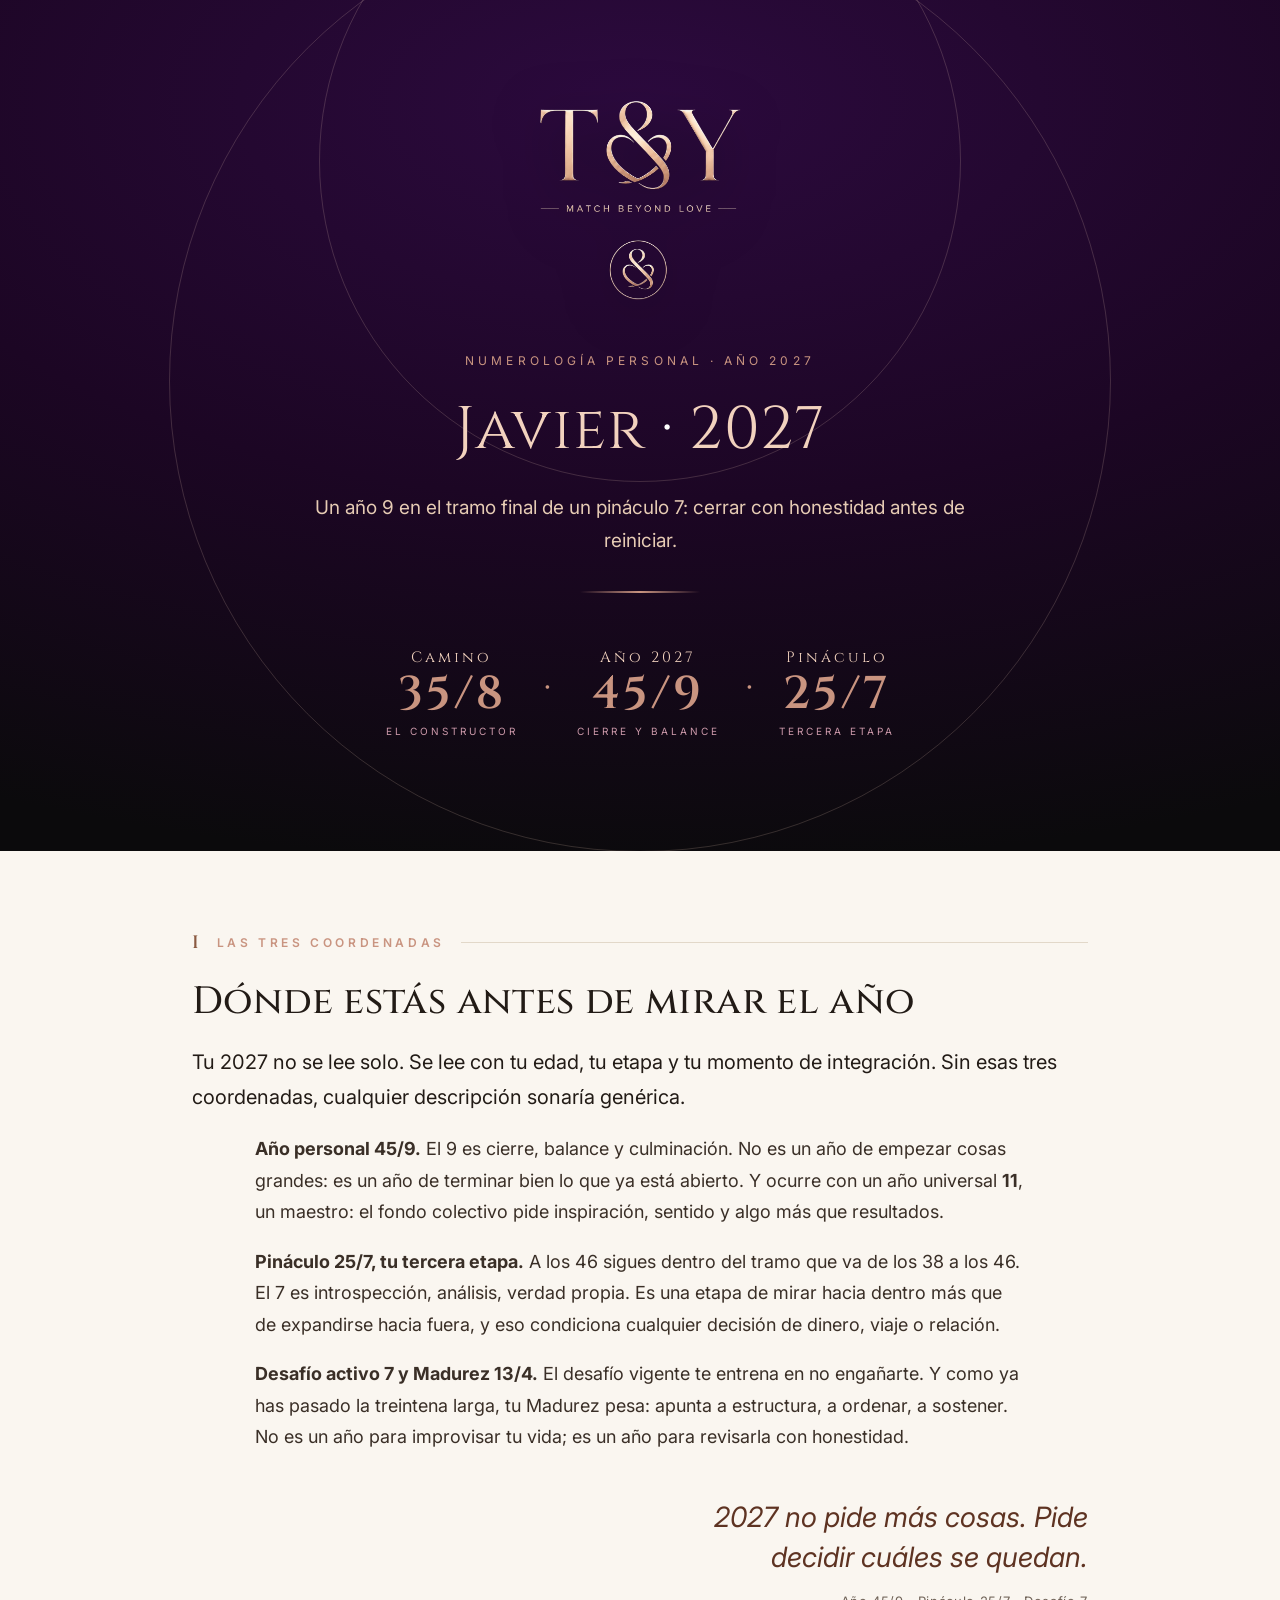
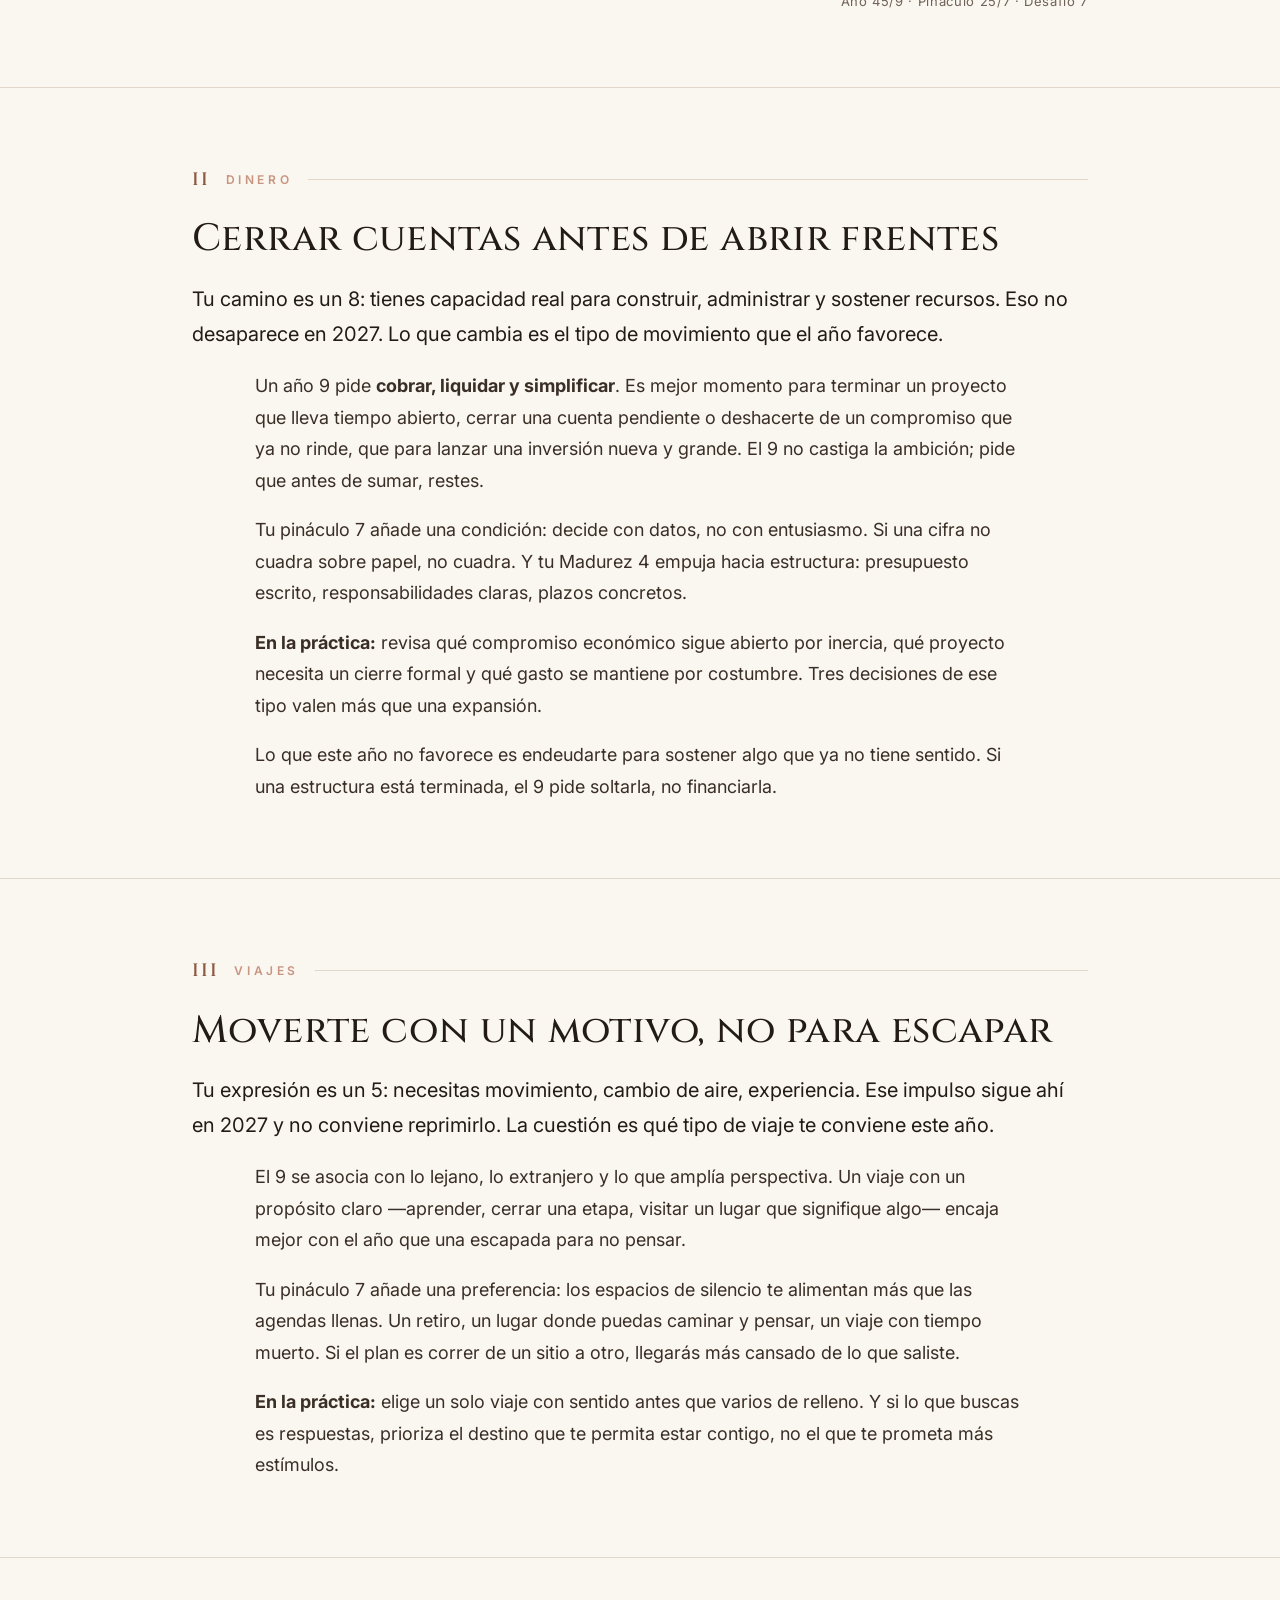
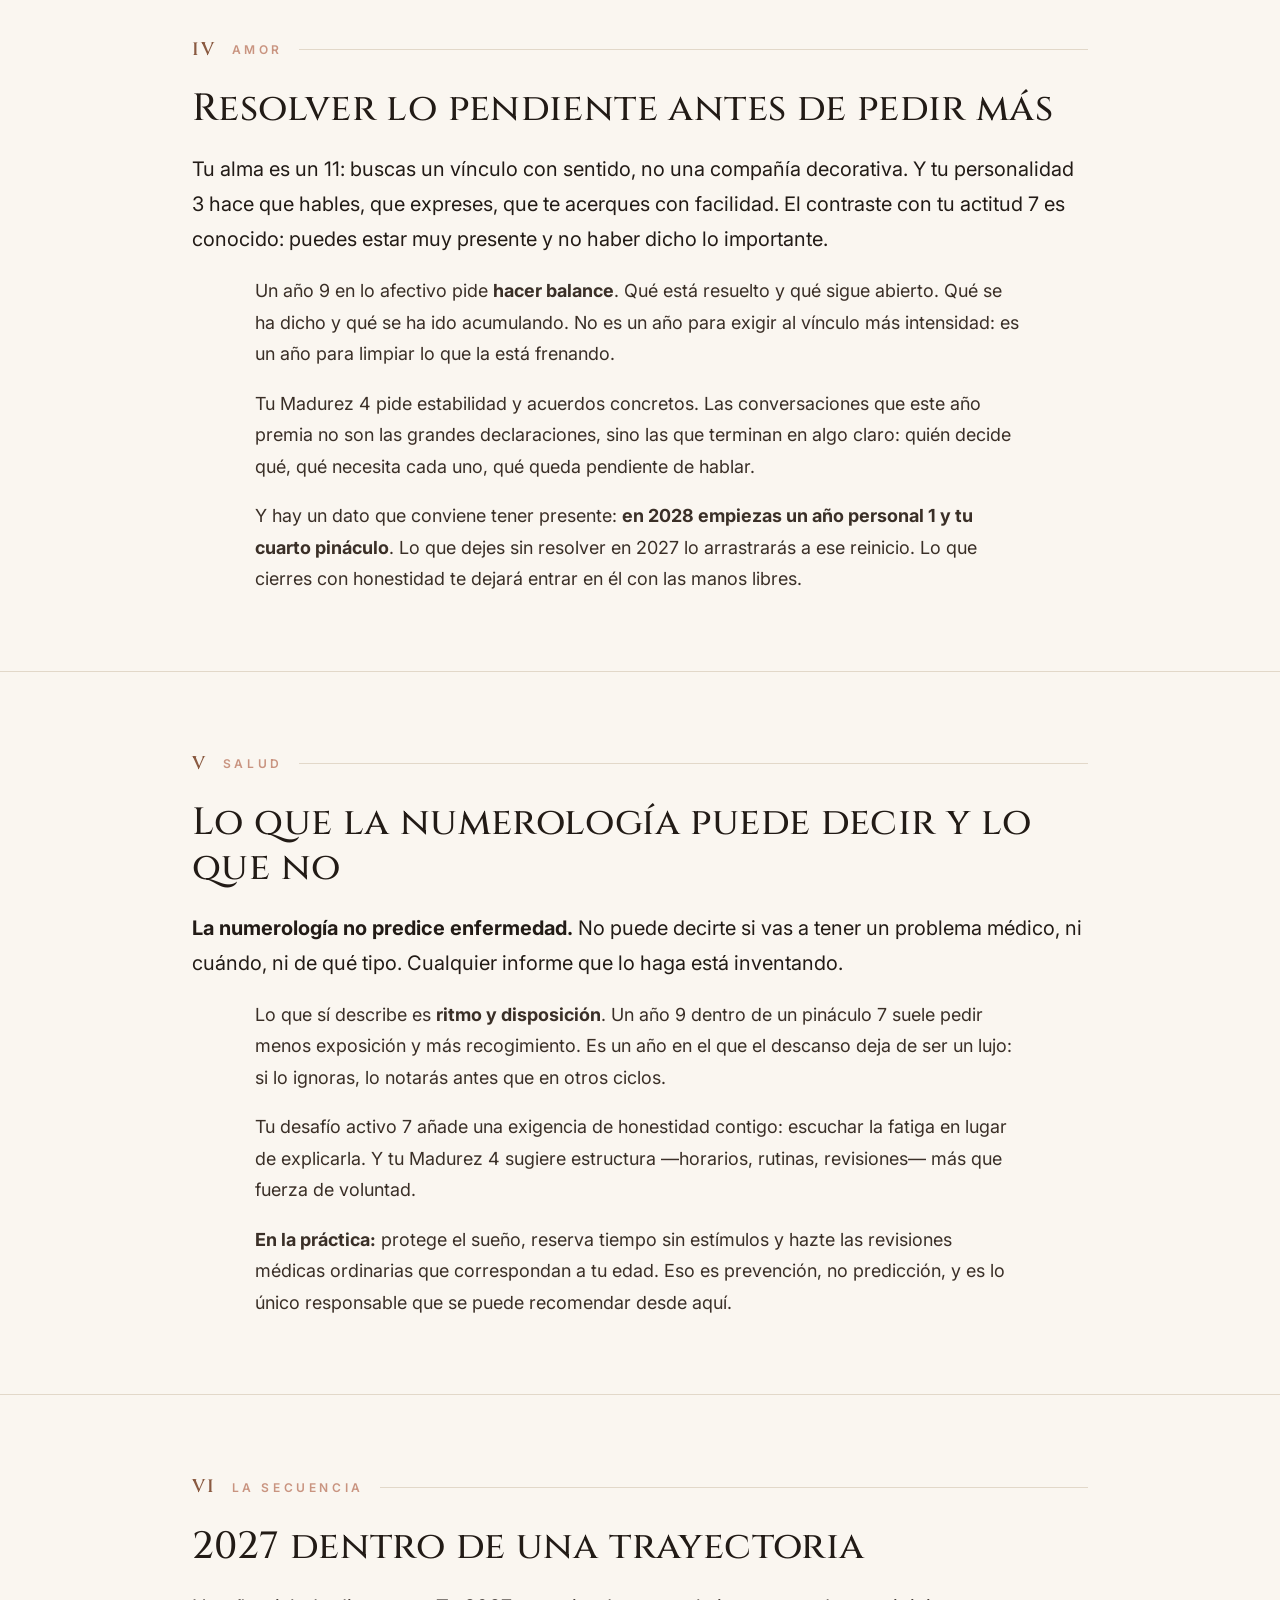
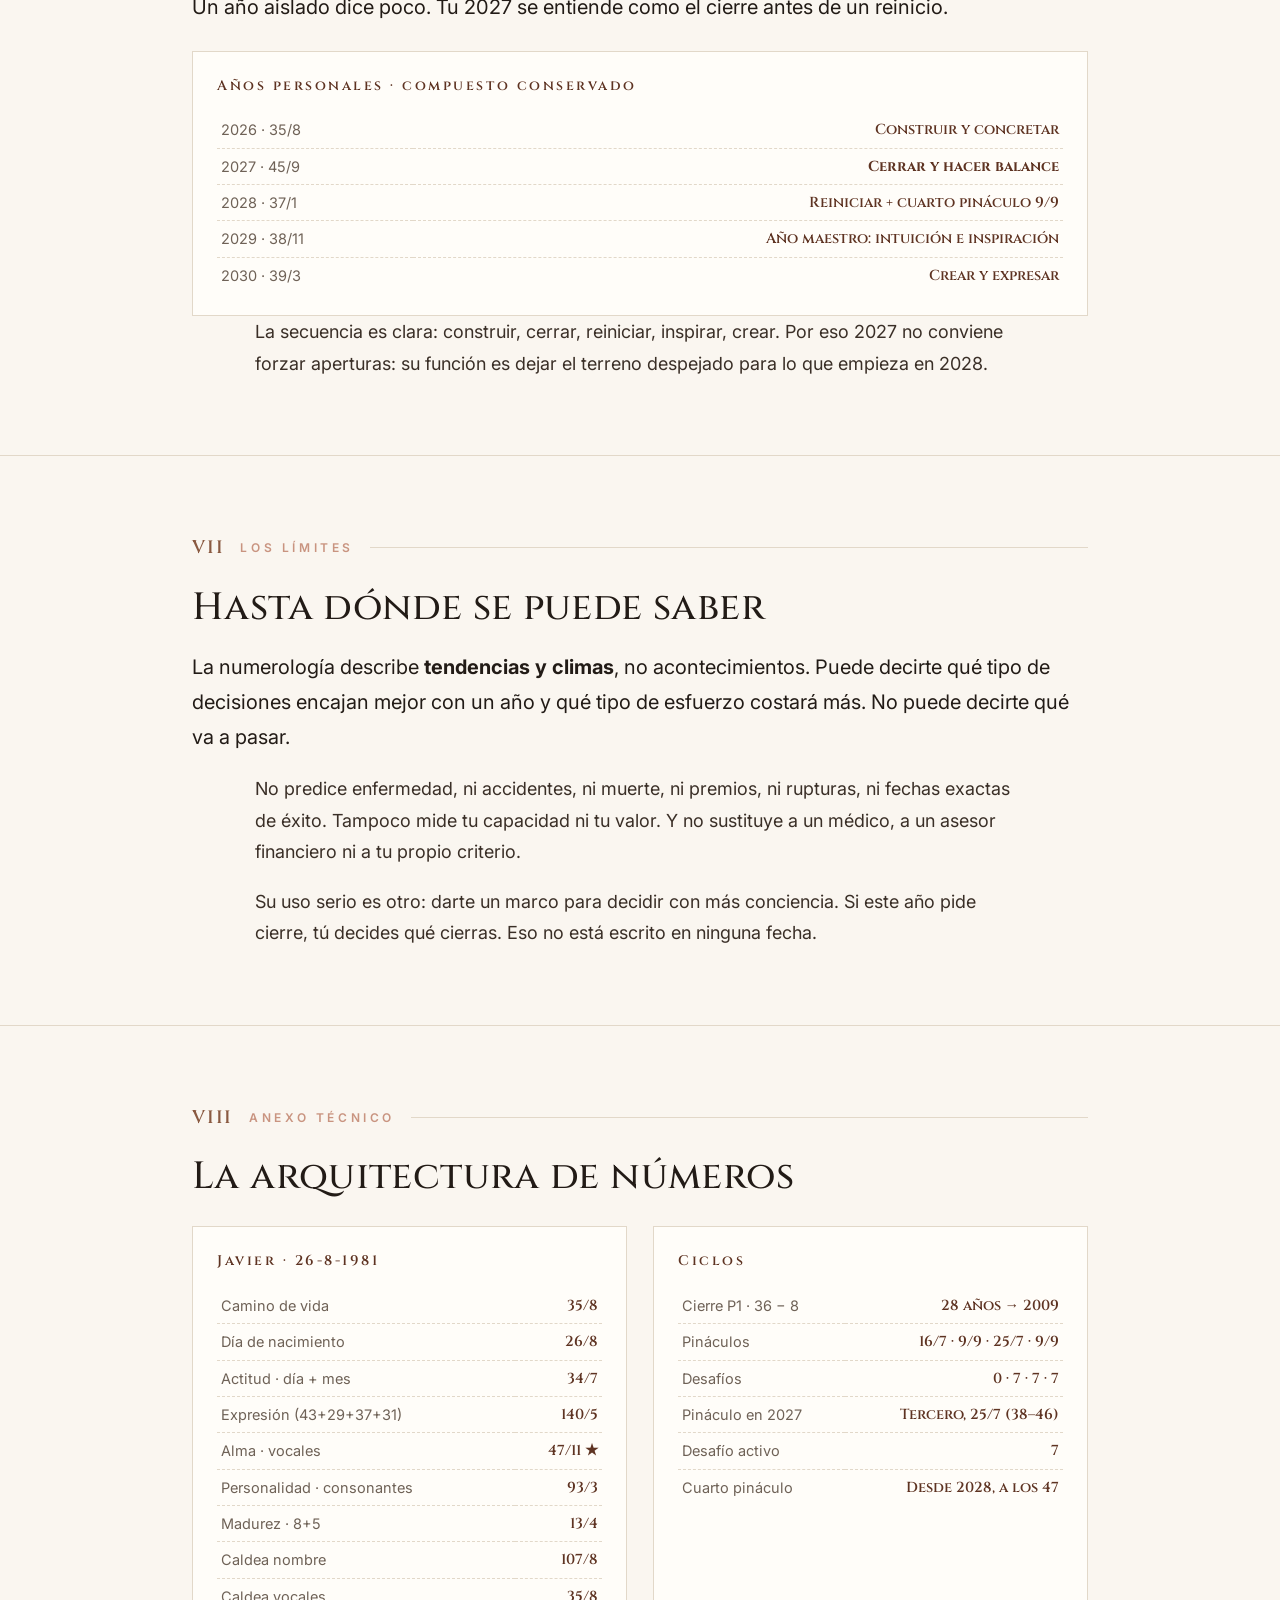
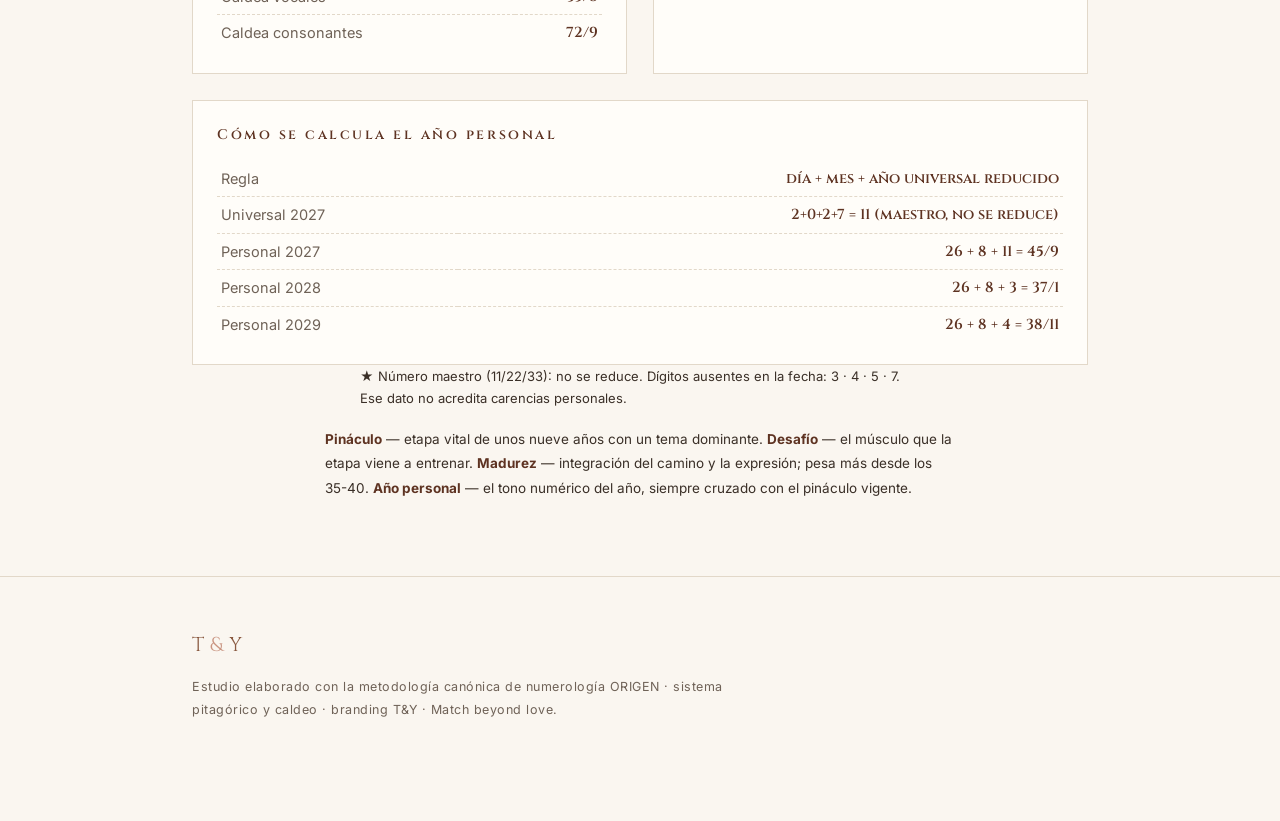
<file: numerologia/javier-2027/index.html>
<!DOCTYPE html>
<html lang="es">
<head>
<meta charset="UTF-8">
<meta name="viewport" content="width=device-width, initial-scale=1.0">
<title>T&amp;Y — Numerología personal · Javier · 2027</title>
<link rel="preconnect" href="https://fonts.googleapis.com">
<link rel="preconnect" href="https://fonts.gstatic.com" crossorigin>
<link href="https://fonts.googleapis.com/css2?family=Cinzel:wght@400;500;600;700&family=Inter:wght@300;400;500;600&display=swap" rel="stylesheet">
<style>
:root{
  --plum:#2C0A3E; --plum-light:#4A0E5C; --noir:#0B0A0C;
  --champagne:#F2D2BE; --rose:#C99480; --bronze:#8A5A41; --copper:#5E3322;
  --ink:#221b16; --muted:#6f6257; --card:#fffdf9; --bg:#faf6f0;
  --line:#e2d8c9;
  --display:"Cinzel",serif; --serif:"Inter",system-ui,sans-serif; --sans:"Inter",system-ui,sans-serif;
}
*{margin:0;padding:0;box-sizing:border-box}
html{scroll-behavior:smooth}
body{background:var(--bg);color:var(--ink);font-family:var(--serif);font-size:18px;line-height:1.75;-webkit-font-smoothing:antialiased}
a{color:inherit}
.wrap{max-width:960px;margin:0 auto;padding:0 32px}
::selection{background:var(--rose);color:#fff}

/* ---------- fondo de ánimo: ciruela (numerología) ---------- */
.plum-hero{
  position:relative;color:var(--champagne);overflow:hidden;
  background:radial-gradient(ellipse 120% 90% at 50% 12%, var(--plum) 0%, #1c0624 52%, var(--noir) 100%);
  padding:96px 0 110px;text-align:center;
}
.plum-hero::before,.plum-hero::after{content:"";position:absolute;border-radius:50%;border:1px solid rgba(242,210,190,.18);pointer-events:none}
.plum-hero::before{width:640px;height:640px;left:50%;top:-160px;transform:translateX(-50%)}
.plum-hero::after{width:940px;height:940px;left:50%;top:-90px;transform:translateX(-50%)}

/* ---------- logo animado ---------- */
.logo-wrap{position:relative;width:min(210px,60vw);margin:0 auto;display:block}
.logo-wrap + .kicker{margin-top:36px}
.logo-wrap .hero-logo{width:100%;filter:drop-shadow(0 10px 26px rgba(0,0,0,.5));animation:logoFloat 6.5s ease-in-out infinite}
.logo-wrap .sheen{position:absolute;inset:0;pointer-events:none;
  -webkit-mask-image:url("ty-logo-ciruela.png");mask-image:url("ty-logo-ciruela.png");
  -webkit-mask-size:100% auto;mask-size:100% auto;-webkit-mask-repeat:no-repeat;mask-repeat:no-repeat;
  -webkit-mask-position:center;mask-position:center;
  background:linear-gradient(115deg,transparent 32%,rgba(255,255,255,0) 40%,rgba(255,244,230,.85) 49%,rgba(255,255,255,0) 58%,transparent 68%);
  background-size:250% 100%;background-repeat:no-repeat;background-position:-160% 0;
  mix-blend-mode:screen;animation:logoSheen 7s ease-in-out 1.2s infinite}
@keyframes logoFloat{0%,100%{transform:translateY(0)}50%{transform:translateY(-9px)}}
@keyframes logoSheen{0%{background-position:-170% 0}55%{background-position:170% 0}100%{background-position:170% 0}}
@media (prefers-reduced-motion:reduce){
  .logo-wrap .hero-logo,.logo-wrap .sheen{animation:none}
  .logo-wrap .hero-logo{filter:drop-shadow(0 10px 26px rgba(0,0,0,.5))}
  .logo-wrap .sheen{background:none}
}

.kicker{margin-top:64px;font-family:var(--sans);font-size:12px;letter-spacing:.34em;text-transform:uppercase;color:var(--rose)}
.plum-hero h1{font-family:var(--display);font-weight:400;font-size:clamp(34px,6vw,60px);line-height:1.1;margin-top:26px;letter-spacing:.02em;color:var(--champagne)}
.plum-hero h1 em{font-style:normal;color:#fff}
.plum-hero .lead{margin:28px auto 0;max-width:56ch;font-size:19px;color:#e6cbb4;font-family:var(--serif)}
.rule-hero{width:120px;height:2px;margin:34px auto 0;background:linear-gradient(90deg,transparent,var(--rose),transparent)}

.pair-badge{display:inline-flex;align-items:center;gap:26px;margin-top:52px}
.pair-badge .p{font-family:var(--display);font-size:15px;letter-spacing:.2em;color:var(--champagne)}
.pair-badge .n{display:block;font-family:var(--display);font-size:46px;font-weight:600;color:var(--rose);line-height:1}
.pair-badge .sub{display:block;font-family:var(--sans);font-size:10px;letter-spacing:.3em;color:#c9a;text-transform:uppercase;margin-top:6px}
.pair-badge .heart{font-family:var(--display);font-size:40px;color:var(--rose);transform:translateY(-4px)}

/* ---------- secciones editoriales ---------- */
main{padding:0 0 30px}
.section{padding:76px 0;border-bottom:1px solid var(--line)}
.sec-eyebrow{font-family:var(--sans);font-size:12px;letter-spacing:.3em;text-transform:uppercase;color:var(--rose);font-weight:600;display:flex;align-items:center;gap:16px}
.sec-eyebrow .roman{font-family:var(--display);font-size:18px;color:var(--bronze);letter-spacing:.1em}
.sec-eyebrow::after{content:"";flex:1;height:1px;background:var(--line)}
.section h2{font-family:var(--display);font-weight:500;font-size:clamp(26px,4vw,38px);line-height:1.18;margin:22px 0 20px;letter-spacing:.01em;color:var(--ink)}
.section h2 em{font-style:normal;color:var(--copper)}
.section p{max-width:70ch;margin:0 auto 0;color:#3a2f27}
.section p+p{margin-top:18px}
.section p.lead-p{font-size:20px;color:var(--ink);font-weight:400}
.section .num{font-family:var(--display);color:var(--copper);font-weight:600}
.lead-num{font-family:var(--display);font-size:22px;color:var(--copper);font-weight:600;letter-spacing:.02em}

.dialogue{margin:34px auto 0;max-width:70ch;border-left:3px solid var(--rose);padding:6px 0 6px 24px}
.dialogue+.dialogue{margin-top:26px}
.dialogue h3{font-family:var(--display);font-size:17px;letter-spacing:.14em;font-weight:600;color:var(--copper);margin-bottom:10px}
.dialogue p{font-size:17px;color:#3a2f27}

.pull{font-family:var(--serif);font-style:italic;font-size:clamp(22px,3vw,28px);line-height:1.45;color:var(--copper);max-width:26ch;margin:44px 0 0 auto;text-align:right;font-weight:400}
.pull small{display:block;font-style:normal;font-family:var(--sans);font-size:13px;color:var(--muted);margin-top:14px;letter-spacing:.05em}

/* ---------- tabla de áreas ---------- */
.areas{margin-top:38px;border-top:1px solid var(--line)}
.area-row{display:grid;grid-template-columns:210px 74px 1fr;gap:18px;align-items:baseline;padding:14px 0;border-bottom:1px solid var(--line)}
.area-row .a-name{font-family:var(--sans);font-size:13px;letter-spacing:.14em;text-transform:uppercase;color:var(--copper);font-weight:600}
.area-row .a-note{font-family:var(--display);font-size:26px;font-weight:600;color:var(--ink);text-align:right;line-height:1}
.area-row .a-note small{font-size:12px;color:var(--muted);font-weight:400}
.area-row .a-note.null{font-size:15px;letter-spacing:.08em;text-transform:uppercase;color:var(--muted);font-family:var(--sans)}
.area-row .a-text{font-size:16px;color:#3a2f27;line-height:1.6}

/* ---------- índice ---------- */
.index-block{margin-top:48px;background:linear-gradient(160deg,var(--plum) 0%,#3a1247 60%,var(--plum) 100%);
  color:var(--champagne);padding:44px 36px;display:grid;grid-template-columns:1fr 1fr;gap:34px}
.index-block .idx{text-align:center}
.index-block .idx .v{font-family:var(--display);font-size:clamp(44px,7vw,66px);font-weight:600;color:#fff;line-height:1}
.index-block .idx .l{font-family:var(--sans);font-size:10.5px;letter-spacing:.26em;text-transform:uppercase;color:var(--rose);margin-top:14px;line-height:1.7}
.math{margin-top:26px;font-family:var(--sans);font-size:14px;color:#e6cbb4;line-height:1.9}
.math b{color:#fff;font-weight:600}

/* ---------- cierre ---------- */
.sintesis{background:linear-gradient(160deg,var(--plum) 0%,#3a1247 60%,var(--plum) 100%);color:var(--champagne);border:none;padding:90px 0}
.sintesis .sec-eyebrow{color:var(--champagne)}
.sintesis .sec-eyebrow::after{background:rgba(242,210,190,.25)}
.sintesis h2{color:#fff}
.sintesis p{color:#ecd9c6;max-width:64ch;font-size:19px}

/* ---------- anexo ---------- */
.annex{background:var(--bg-soft,#f6efe4)}
.annex h2{font-family:var(--display);font-weight:500;font-size:26px;margin:6px 0 8px;color:var(--ink)}
.annex .note{font-family:var(--sans);font-size:14px;color:var(--muted);margin-bottom:30px}
.grid2{display:grid;grid-template-columns:1fr 1fr;gap:26px;margin-top:26px}
.an-card{border:1px solid var(--line);background:var(--card);padding:22px 24px}
.an-card h4{font-family:var(--display);font-size:14px;letter-spacing:.18em;font-weight:600;color:var(--copper);margin-bottom:14px}
.an-card table{width:100%;border-collapse:collapse;font-family:var(--sans);font-size:14.5px}
.an-card td{padding:5px 4px;border-bottom:1px dashed var(--line);color:#3a2f27}
.an-card td:last-child{text-align:right;font-family:var(--display);font-weight:600;color:var(--copper);white-space:nowrap}
.an-card tr:last-child td{border-bottom:none}
.an-card td.row{text-align:left;color:var(--muted)}
.couple{margin-top:26px}

.mono-note{margin-top:40px;font-family:var(--sans);font-size:13px;color:var(--muted);max-width:74ch;line-height:1.7}
.gloss{margin-top:26px;font-family:var(--sans);font-size:13.5px;color:#5c5046;line-height:1.8;max-width:74ch}
.gloss b{color:var(--copper)}
.footer{border-top:none;padding:50px 0 70px;background:var(--bg)}
.footer .brand{font-family:var(--display);color:var(--bronze);font-size:20px;letter-spacing:.3em}
.footer .brand .amp{color:var(--rose)}
.footer .foot-line{font-family:var(--sans);font-size:12.5px;color:var(--muted);letter-spacing:.04em;margin-top:14px;max-width:74ch;line-height:1.8}

@media(max-width:720px){
  .grid2{grid-template-columns:1fr}
  .pair-badge{flex-direction:column;gap:18px}
  .pull{margin:36px 0 0}
  .area-row{grid-template-columns:1fr 60px;gap:10px}
  .area-row .a-text{grid-column:1/-1}
  .index-block{grid-template-columns:1fr;padding:34px 22px}
}
</style>
</head>
<body>

<header class="plum-hero">
  <div class="wrap">
    <div class="logo-wrap"><img class="hero-logo" src="ty-logo-ciruela.png" alt="T&amp;Y — Match beyond love">
      <span class="sheen" aria-hidden="true"></span>
    </div>
    <div class="kicker">Numerología personal · Año 2027</div>
    <h1>Javier <em>·</em> 2027</h1>
    <p class="lead">Un año 9 en el tramo final de un pináculo 7: cerrar con honestidad antes de reiniciar.</p>
    <div class="rule-hero"></div>
    <div class="pair-badge">
      <div class="p">Camino<span class="n">35/8</span><span class="sub">El constructor</span></div>
      <div class="heart">·</div>
      <div class="p">Año 2027<span class="n">45/9</span><span class="sub">Cierre y balance</span></div>
      <div class="heart">·</div>
      <div class="p">Pináculo<span class="n">25/7</span><span class="sub">Tercera etapa</span></div>
    </div>
  </div>
</header>

<main>

<section class="section">
  <div class="wrap">
    <div class="sec-eyebrow"><span class="roman">I</span> Las tres coordenadas</div>
    <h2>Dónde estás antes de mirar el año</h2>

    <p class="lead-p">Tu 2027 no se lee solo. Se lee con tu edad, tu etapa y tu momento de integración. Sin esas tres coordenadas, cualquier descripción sonaría genérica.</p>

    <p><strong>Año personal 45/9.</strong> El 9 es cierre, balance y culminación. No es un año de empezar cosas grandes: es un año de terminar bien lo que ya está abierto. Y ocurre con un año universal <strong>11</strong>, un maestro: el fondo colectivo pide inspiración, sentido y algo más que resultados.</p>

    <p><strong>Pináculo 25/7, tu tercera etapa.</strong> A los 46 sigues dentro del tramo que va de los 38 a los 46. El 7 es introspección, análisis, verdad propia. Es una etapa de mirar hacia dentro más que de expandirse hacia fuera, y eso condiciona cualquier decisión de dinero, viaje o relación.</p>

    <p><strong>Desafío activo 7 y Madurez 13/4.</strong> El desafío vigente te entrena en no engañarte. Y como ya has pasado la treintena larga, tu Madurez pesa: apunta a estructura, a ordenar, a sostener. No es un año para improvisar tu vida; es un año para revisarla con honestidad.</p>

    <div class="pull">2027 no pide más cosas. Pide decidir cuáles se quedan.<small>Año 45/9 · Pináculo 25/7 · Desafío 7</small></div>
  </div>
</section>

<section class="section">
  <div class="wrap">
    <div class="sec-eyebrow"><span class="roman">II</span> Dinero</div>
    <h2>Cerrar cuentas antes de abrir frentes</h2>

    <p class="lead-p">Tu camino es un 8: tienes capacidad real para construir, administrar y sostener recursos. Eso no desaparece en 2027. Lo que cambia es el tipo de movimiento que el año favorece.</p>

    <p>Un año 9 pide <strong>cobrar, liquidar y simplificar</strong>. Es mejor momento para terminar un proyecto que lleva tiempo abierto, cerrar una cuenta pendiente o deshacerte de un compromiso que ya no rinde, que para lanzar una inversión nueva y grande. El 9 no castiga la ambición; pide que antes de sumar, restes.</p>

    <p>Tu pináculo 7 añade una condición: decide con datos, no con entusiasmo. Si una cifra no cuadra sobre papel, no cuadra. Y tu Madurez 4 empuja hacia estructura: presupuesto escrito, responsabilidades claras, plazos concretos.</p>

    <p><strong>En la práctica:</strong> revisa qué compromiso económico sigue abierto por inercia, qué proyecto necesita un cierre formal y qué gasto se mantiene por costumbre. Tres decisiones de ese tipo valen más que una expansión.</p>

    <p>Lo que este año no favorece es endeudarte para sostener algo que ya no tiene sentido. Si una estructura está terminada, el 9 pide soltarla, no financiarla.</p>
  </div>
</section>

<section class="section">
  <div class="wrap">
    <div class="sec-eyebrow"><span class="roman">III</span> Viajes</div>
    <h2>Moverte con un motivo, no para escapar</h2>

    <p class="lead-p">Tu expresión es un 5: necesitas movimiento, cambio de aire, experiencia. Ese impulso sigue ahí en 2027 y no conviene reprimirlo. La cuestión es qué tipo de viaje te conviene este año.</p>

    <p>El 9 se asocia con lo lejano, lo extranjero y lo que amplía perspectiva. Un viaje con un propósito claro —aprender, cerrar una etapa, visitar un lugar que signifique algo— encaja mejor con el año que una escapada para no pensar.</p>

    <p>Tu pináculo 7 añade una preferencia: los espacios de silencio te alimentan más que las agendas llenas. Un retiro, un lugar donde puedas caminar y pensar, un viaje con tiempo muerto. Si el plan es correr de un sitio a otro, llegarás más cansado de lo que saliste.</p>

    <p><strong>En la práctica:</strong> elige un solo viaje con sentido antes que varios de relleno. Y si lo que buscas es respuestas, prioriza el destino que te permita estar contigo, no el que te prometa más estímulos.</p>
  </div>
</section>

<section class="section">
  <div class="wrap">
    <div class="sec-eyebrow"><span class="roman">IV</span> Amor</div>
    <h2>Resolver lo pendiente antes de pedir más</h2>

    <p class="lead-p">Tu alma es un 11: buscas un vínculo con sentido, no una compañía decorativa. Y tu personalidad 3 hace que hables, que expreses, que te acerques con facilidad. El contraste con tu actitud 7 es conocido: puedes estar muy presente y no haber dicho lo importante.</p>

    <p>Un año 9 en lo afectivo pide <strong>hacer balance</strong>. Qué está resuelto y qué sigue abierto. Qué se ha dicho y qué se ha ido acumulando. No es un año para exigir al vínculo más intensidad: es un año para limpiar lo que la está frenando.</p>

    <p>Tu Madurez 4 pide estabilidad y acuerdos concretos. Las conversaciones que este año premia no son las grandes declaraciones, sino las que terminan en algo claro: quién decide qué, qué necesita cada uno, qué queda pendiente de hablar.</p>

    <p>Y hay un dato que conviene tener presente: <strong>en 2028 empiezas un año personal 1 y tu cuarto pináculo</strong>. Lo que dejes sin resolver en 2027 lo arrastrarás a ese reinicio. Lo que cierres con honestidad te dejará entrar en él con las manos libres.</p>
  </div>
</section>

<section class="section">
  <div class="wrap">
    <div class="sec-eyebrow"><span class="roman">V</span> Salud</div>
    <h2>Lo que la numerología puede decir y lo que no</h2>

    <p class="lead-p"><strong>La numerología no predice enfermedad.</strong> No puede decirte si vas a tener un problema médico, ni cuándo, ni de qué tipo. Cualquier informe que lo haga está inventando.</p>

    <p>Lo que sí describe es <strong>ritmo y disposición</strong>. Un año 9 dentro de un pináculo 7 suele pedir menos exposición y más recogimiento. Es un año en el que el descanso deja de ser un lujo: si lo ignoras, lo notarás antes que en otros ciclos.</p>

    <p>Tu desafío activo 7 añade una exigencia de honestidad contigo: escuchar la fatiga en lugar de explicarla. Y tu Madurez 4 sugiere estructura —horarios, rutinas, revisiones— más que fuerza de voluntad.</p>

    <p><strong>En la práctica:</strong> protege el sueño, reserva tiempo sin estímulos y hazte las revisiones médicas ordinarias que correspondan a tu edad. Eso es prevención, no predicción, y es lo único responsable que se puede recomendar desde aquí.</p>
  </div>
</section>

<section class="section">
  <div class="wrap">
    <div class="sec-eyebrow"><span class="roman">VI</span> La secuencia</div>
    <h2>2027 dentro de una trayectoria</h2>

    <p class="lead-p">Un año aislado dice poco. Tu 2027 se entiende como el cierre antes de un reinicio.</p>

    <div class="an-card couple">
      <h4>Años personales · compuesto conservado</h4>
      <table>
        <tr><td class="row">2026 · 35/8</td><td>Construir y concretar</td></tr>
        <tr><td class="row">2027 · 45/9</td><td><strong>Cerrar y hacer balance</strong></td></tr>
        <tr><td class="row">2028 · 37/1</td><td>Reiniciar + cuarto pináculo 9/9</td></tr>
        <tr><td class="row">2029 · 38/11</td><td>Año maestro: intuición e inspiración</td></tr>
        <tr><td class="row">2030 · 39/3</td><td>Crear y expresar</td></tr>
      </table>
    </div>

    <p>La secuencia es clara: construir, cerrar, reiniciar, inspirar, crear. Por eso 2027 no conviene forzar aperturas: su función es dejar el terreno despejado para lo que empieza en 2028.</p>
  </div>
</section>

<section class="section">
  <div class="wrap">
    <div class="sec-eyebrow"><span class="roman">VII</span> Los límites</div>
    <h2>Hasta dónde se puede saber</h2>

    <p class="lead-p">La numerología describe <strong>tendencias y climas</strong>, no acontecimientos. Puede decirte qué tipo de decisiones encajan mejor con un año y qué tipo de esfuerzo costará más. No puede decirte qué va a pasar.</p>

    <p>No predice enfermedad, ni accidentes, ni muerte, ni premios, ni rupturas, ni fechas exactas de éxito. Tampoco mide tu capacidad ni tu valor. Y no sustituye a un médico, a un asesor financiero ni a tu propio criterio.</p>

    <p>Su uso serio es otro: darte un marco para decidir con más conciencia. Si este año pide cierre, tú decides qué cierras. Eso no está escrito en ninguna fecha.</p>
  </div>
</section>

<section class="section">
  <div class="wrap">
    <div class="sec-eyebrow"><span class="roman">VIII</span> Anexo técnico</div>
    <h2>La arquitectura de números</h2>

    <div class="grid2">
      <div class="an-card">
        <h4>Javier · 26-8-1981</h4>
        <table>
          <tr><td class="row">Camino de vida</td><td>35/8</td></tr>
          <tr><td class="row">Día de nacimiento</td><td>26/8</td></tr>
          <tr><td class="row">Actitud · día + mes</td><td>34/7</td></tr>
          <tr><td class="row">Expresión (43+29+37+31)</td><td>140/5</td></tr>
          <tr><td class="row">Alma · vocales</td><td>47/11 ★</td></tr>
          <tr><td class="row">Personalidad · consonantes</td><td>93/3</td></tr>
          <tr><td class="row">Madurez · 8+5</td><td>13/4</td></tr>
          <tr><td class="row">Caldea nombre</td><td>107/8</td></tr>
          <tr><td class="row">Caldea vocales</td><td>35/8</td></tr>
          <tr><td class="row">Caldea consonantes</td><td>72/9</td></tr>
        </table>
      </div>
      <div class="an-card">
        <h4>Ciclos</h4>
        <table>
          <tr><td class="row">Cierre P1 · 36 − 8</td><td>28 años → 2009</td></tr>
          <tr><td class="row">Pináculos</td><td>16/7 · 9/9 · 25/7 · 9/9</td></tr>
          <tr><td class="row">Desafíos</td><td>0 · 7 · 7 · 7</td></tr>
          <tr><td class="row">Pináculo en 2027</td><td>Tercero, 25/7 (38–46)</td></tr>
          <tr><td class="row">Desafío activo</td><td>7</td></tr>
          <tr><td class="row">Cuarto pináculo</td><td>Desde 2028, a los 47</td></tr>
        </table>
      </div>
    </div>

    <div class="an-card couple">
      <h4>Cómo se calcula el año personal</h4>
      <table>
        <tr><td class="row">Regla</td><td>día + mes + año universal reducido</td></tr>
        <tr><td class="row">Universal 2027</td><td>2+0+2+7 = 11 (maestro, no se reduce)</td></tr>
        <tr><td class="row">Personal 2027</td><td>26 + 8 + 11 = 45/9</td></tr>
        <tr><td class="row">Personal 2028</td><td>26 + 8 + 3 = 37/1</td></tr>
        <tr><td class="row">Personal 2029</td><td>26 + 8 + 4 = 38/11</td></tr>
      </table>
    </div>

    <p class="mono-note">★ Número maestro (11/22/33): no se reduce. Dígitos ausentes en la fecha: 3 · 4 · 5 · 7. Ese dato no acredita carencias personales.</p>

    <p class="gloss"><b>Pináculo</b> — etapa vital de unos nueve años con un tema dominante. <b>Desafío</b> — el músculo que la etapa viene a entrenar. <b>Madurez</b> — integración del camino y la expresión; pesa más desde los 35-40. <b>Año personal</b> — el tono numérico del año, siempre cruzado con el pináculo vigente.</p>
  </div>
</section>

<footer class="footer">
  <div class="wrap">
    <div class="brand">T<span class="amp">&amp;</span>Y</div>
    <p class="foot-line">Estudio elaborado con la metodología canónica de numerología ORIGEN · sistema pitagórico y caldeo · branding T&amp;Y · Match beyond love.</p>
  </div>
</footer>

</main>
</body>
</html>
</file>
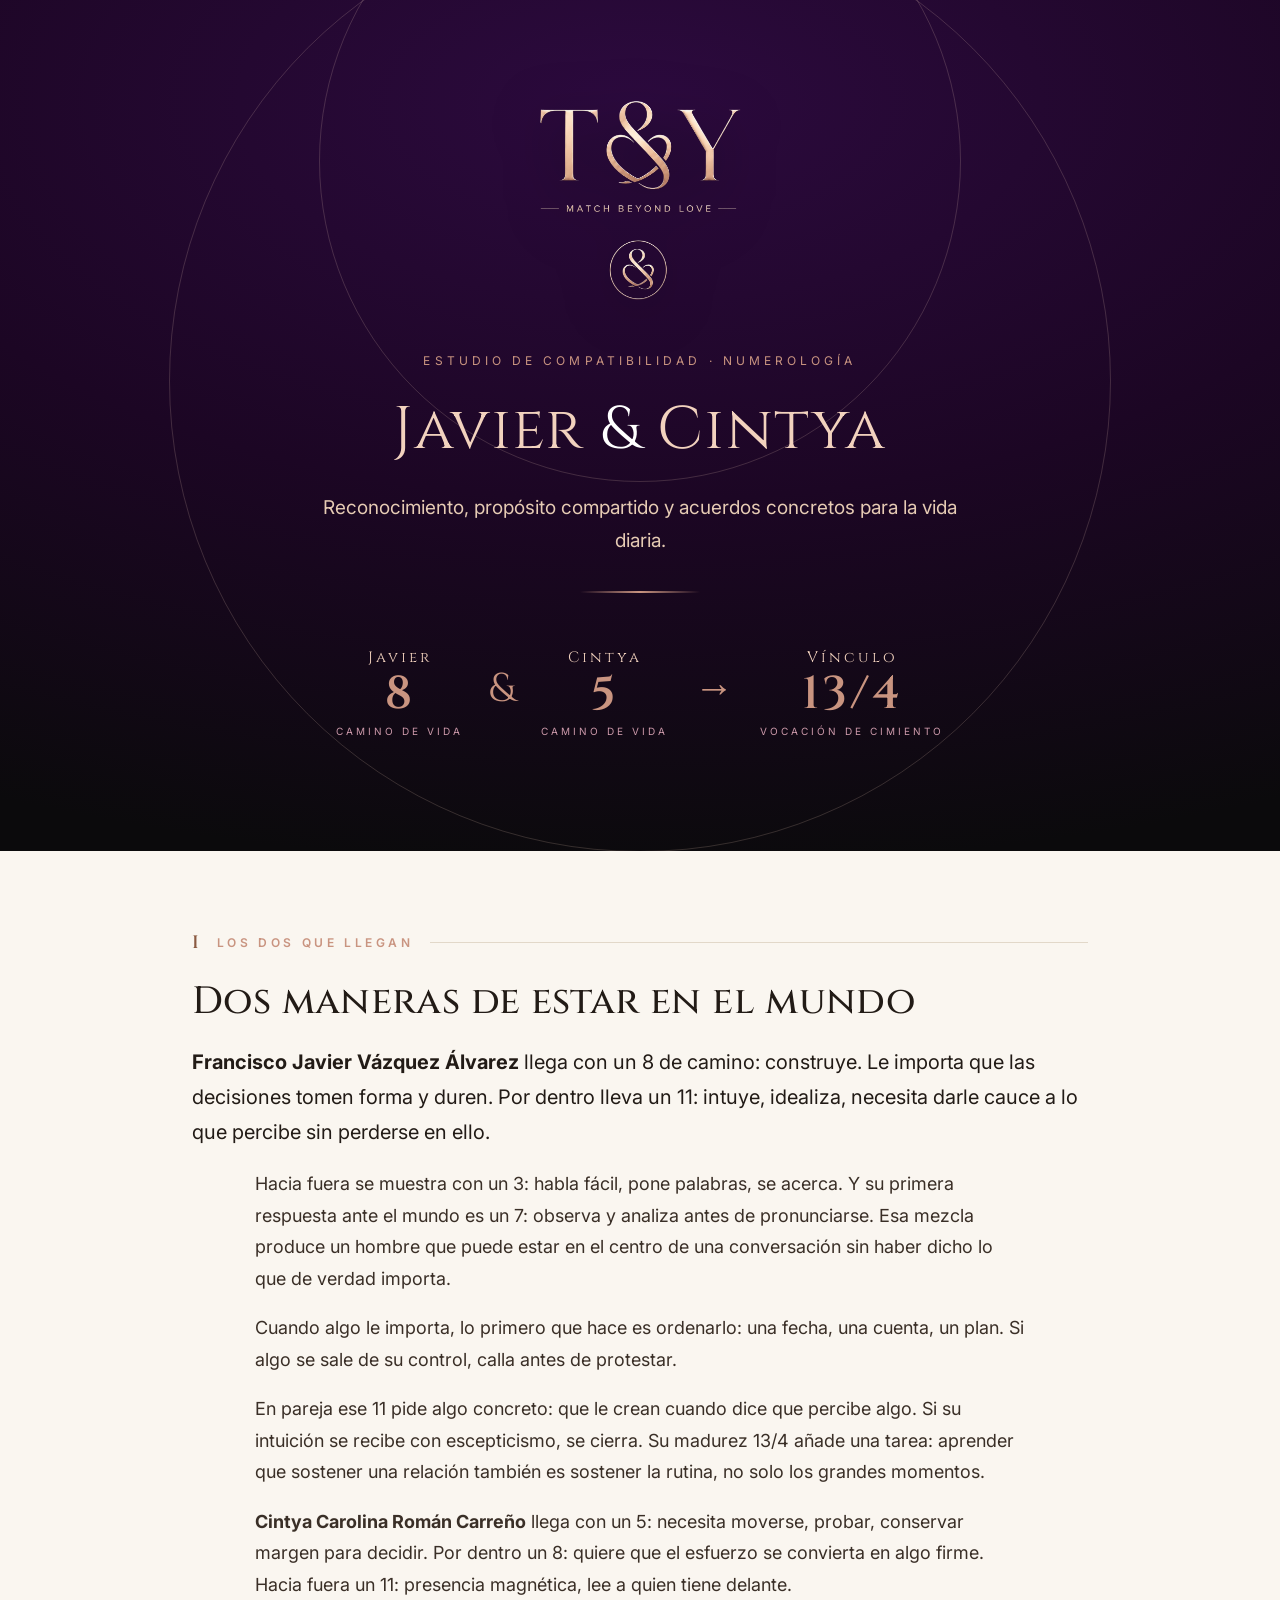
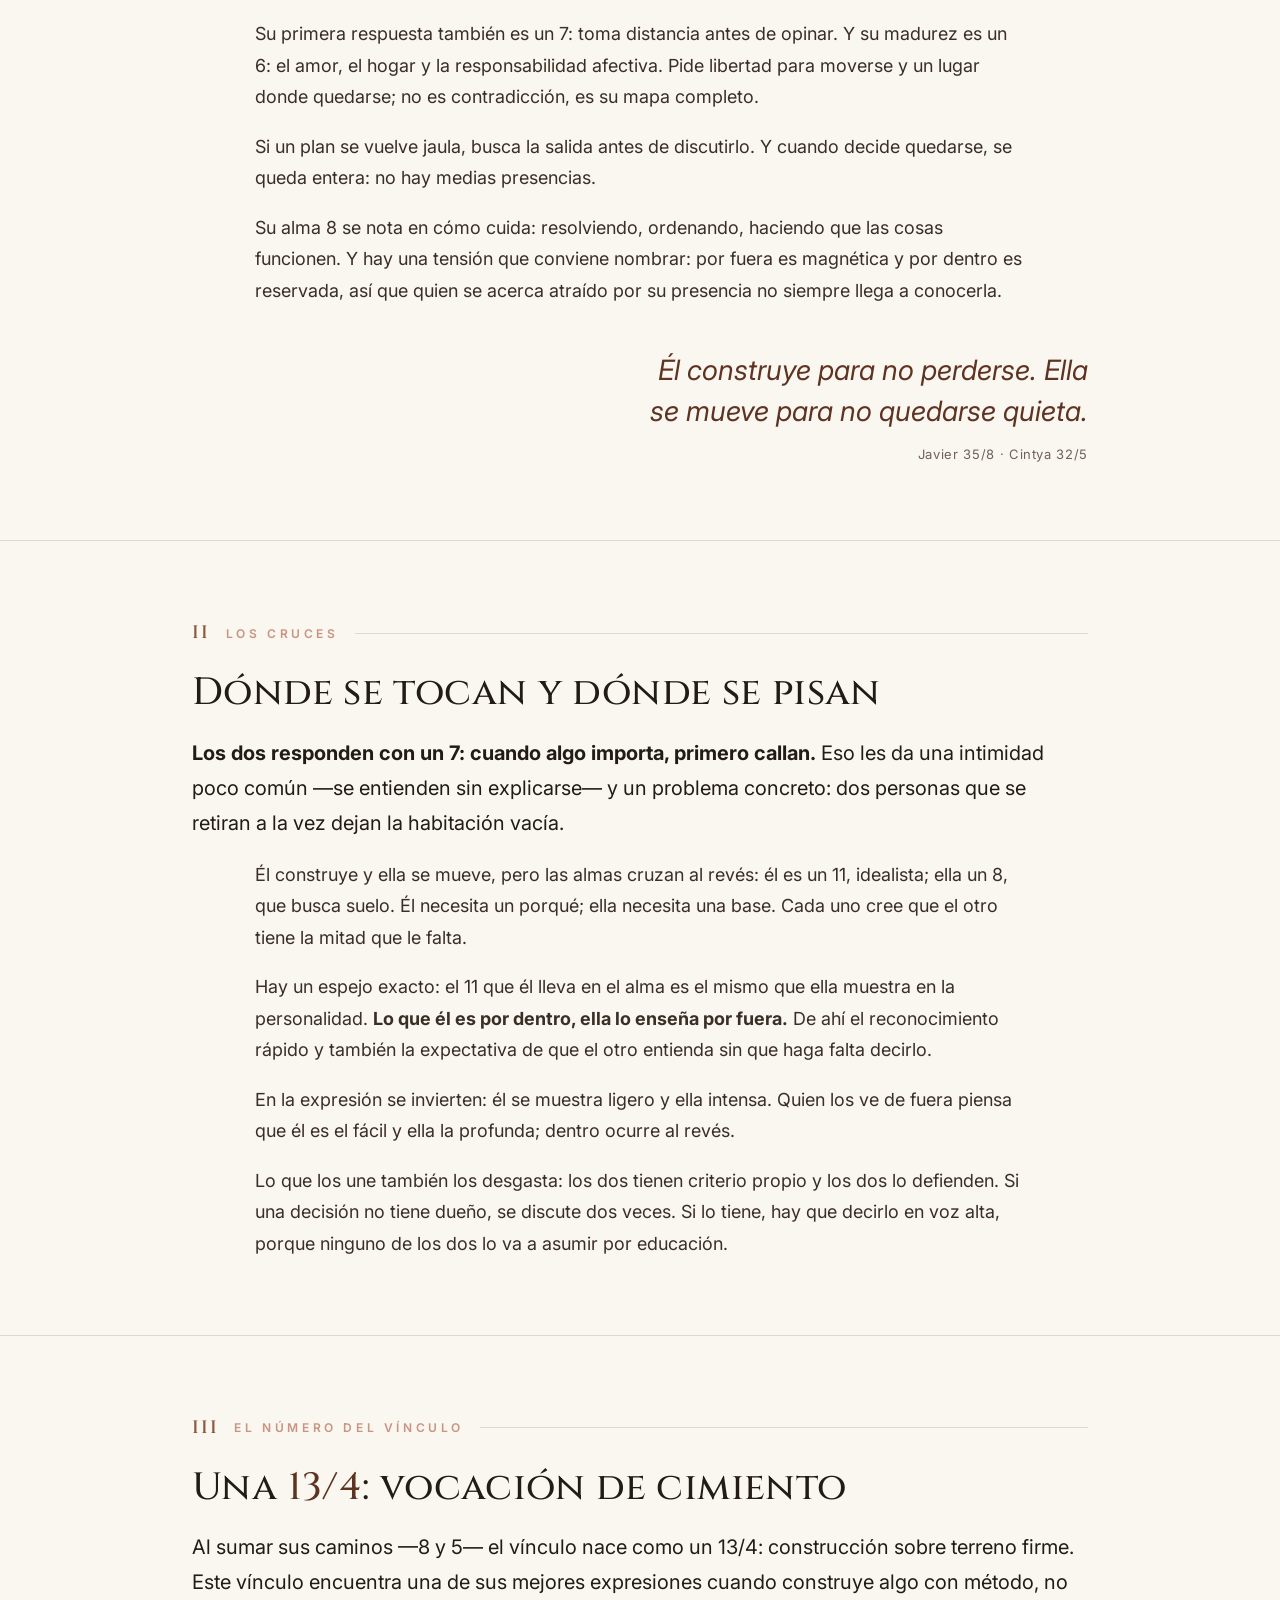
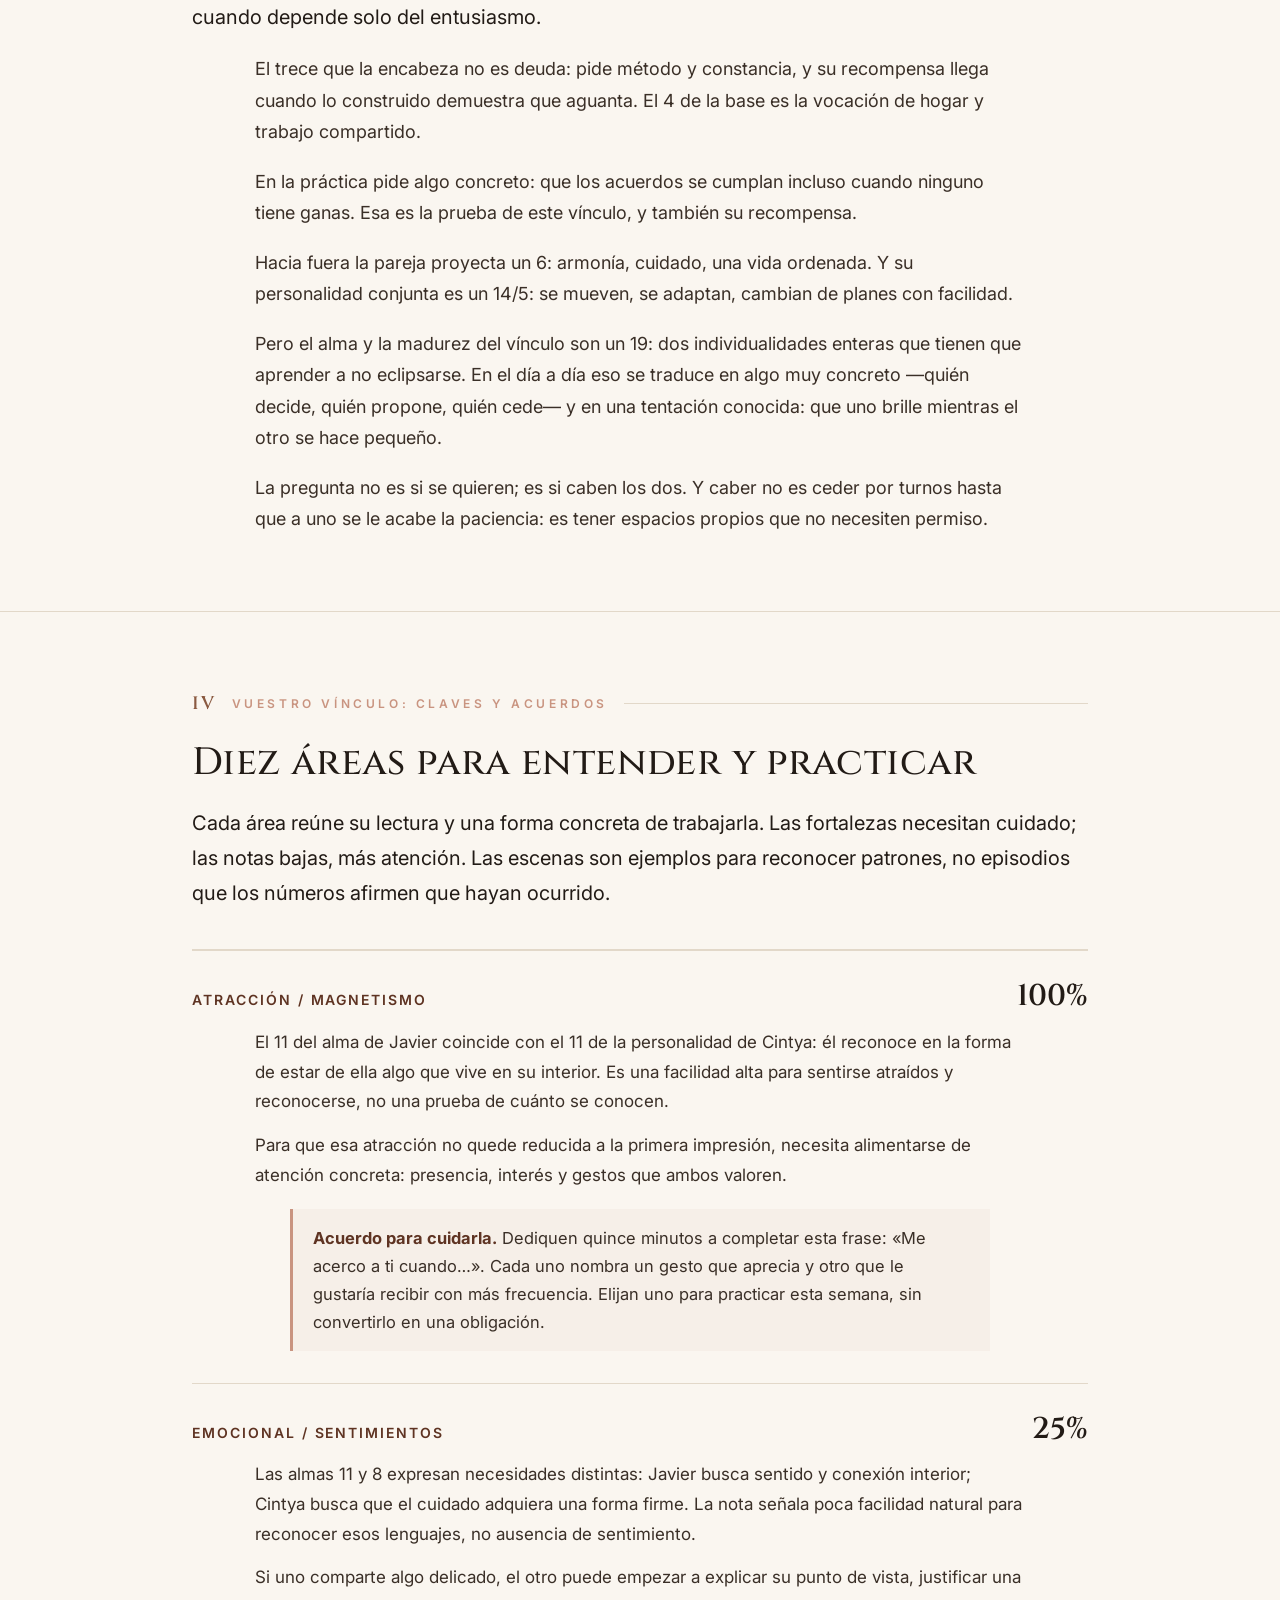
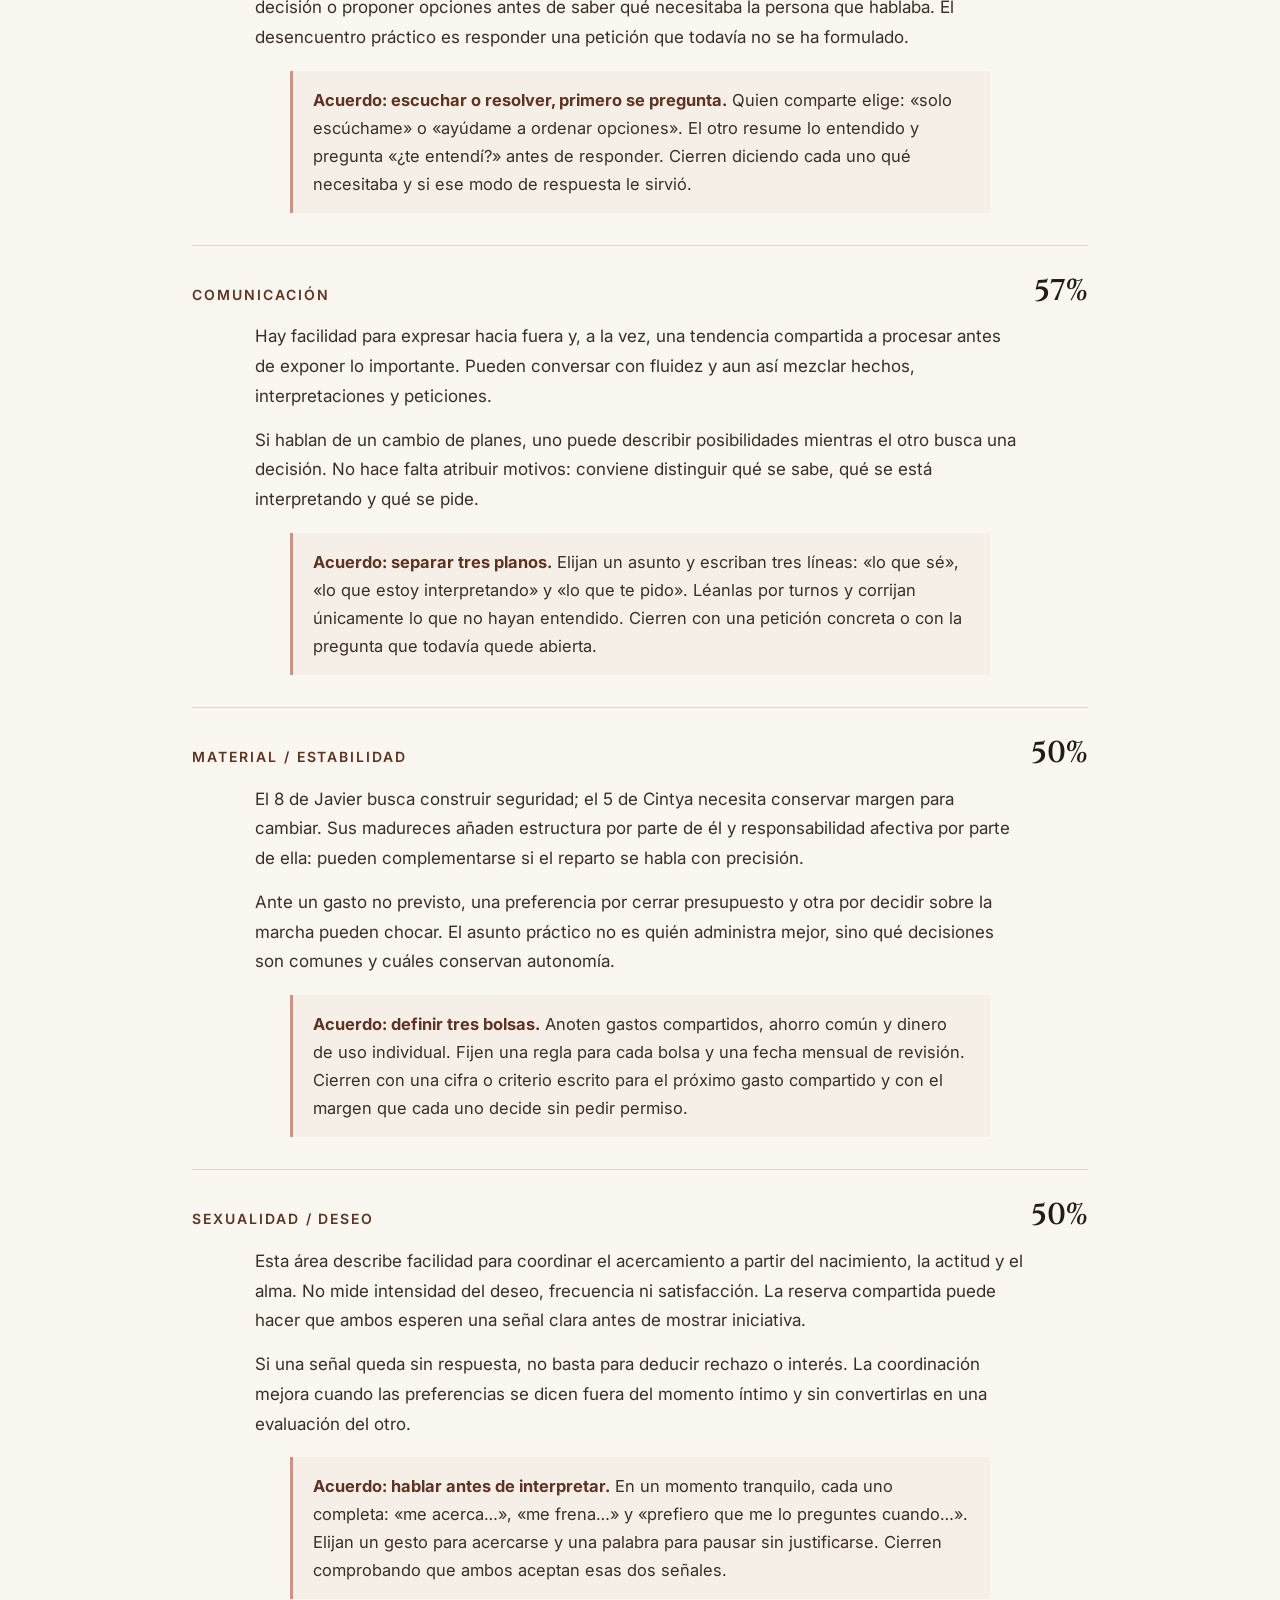
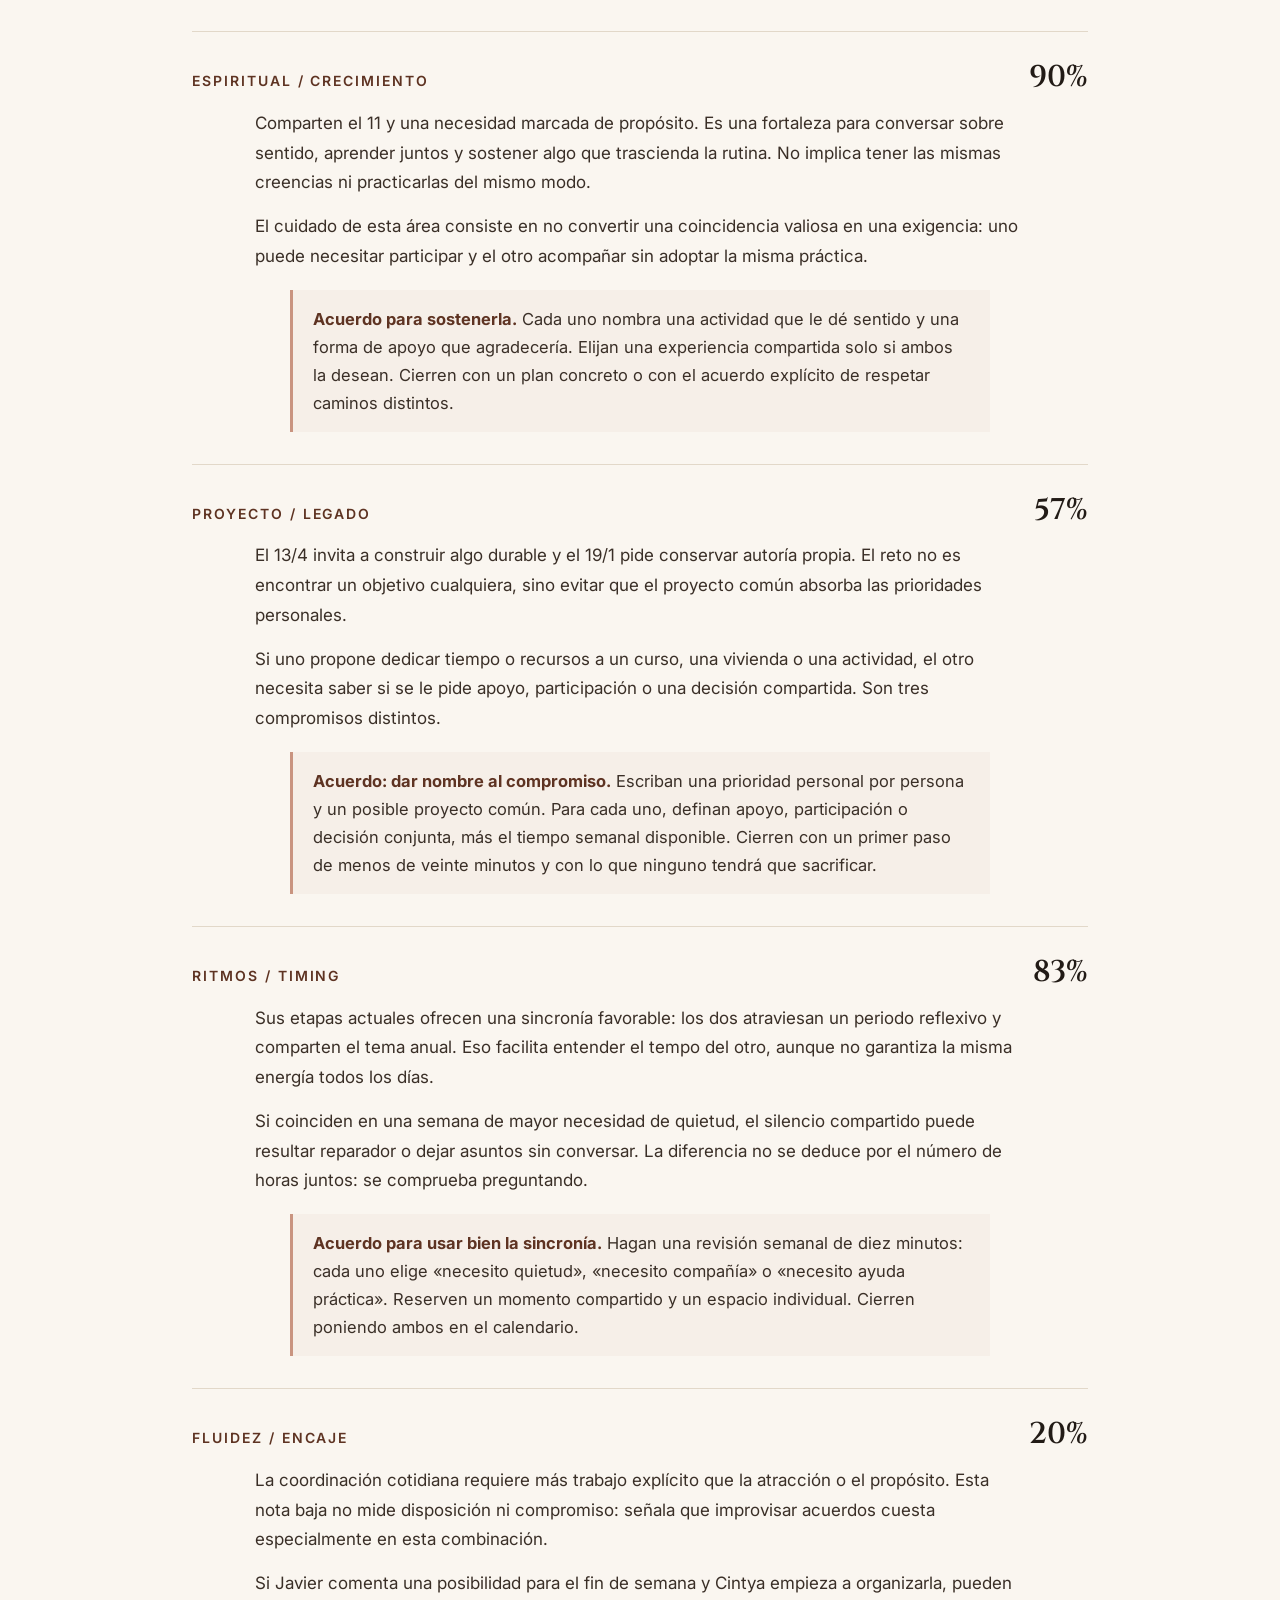
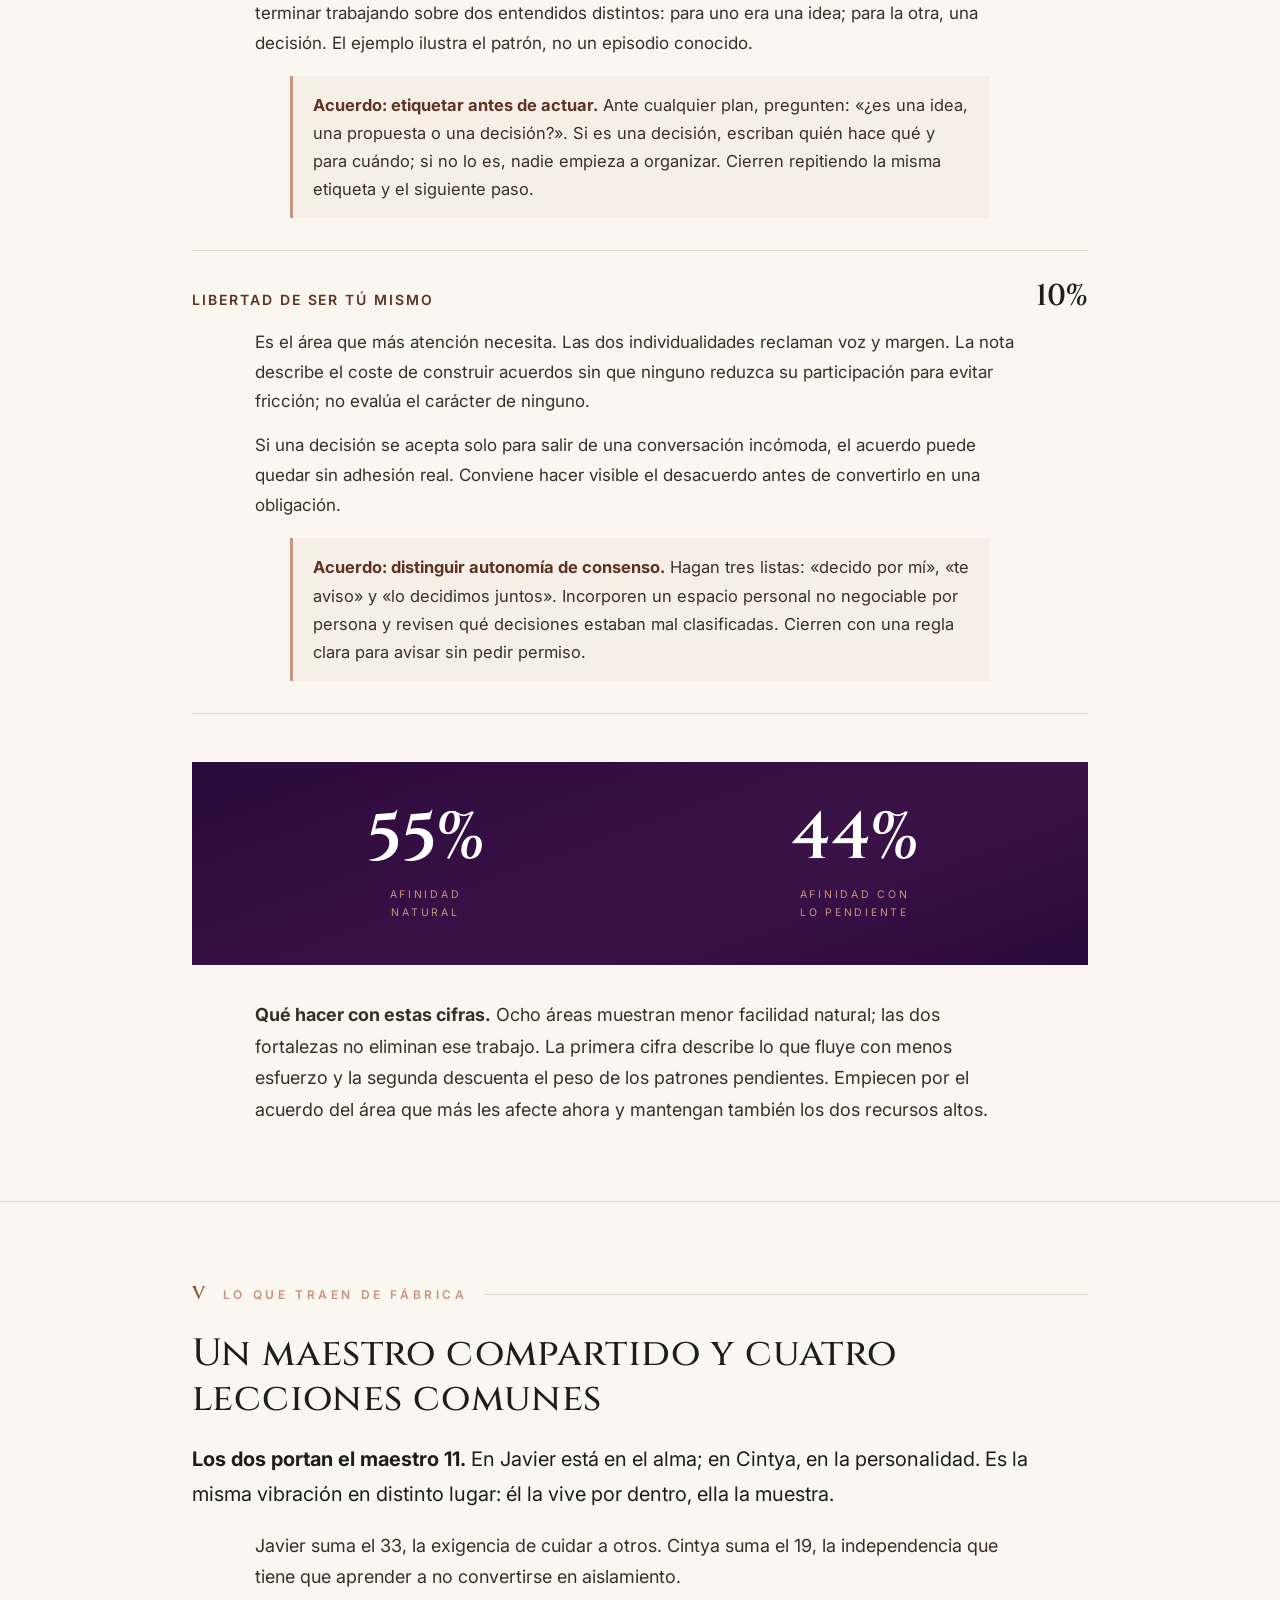
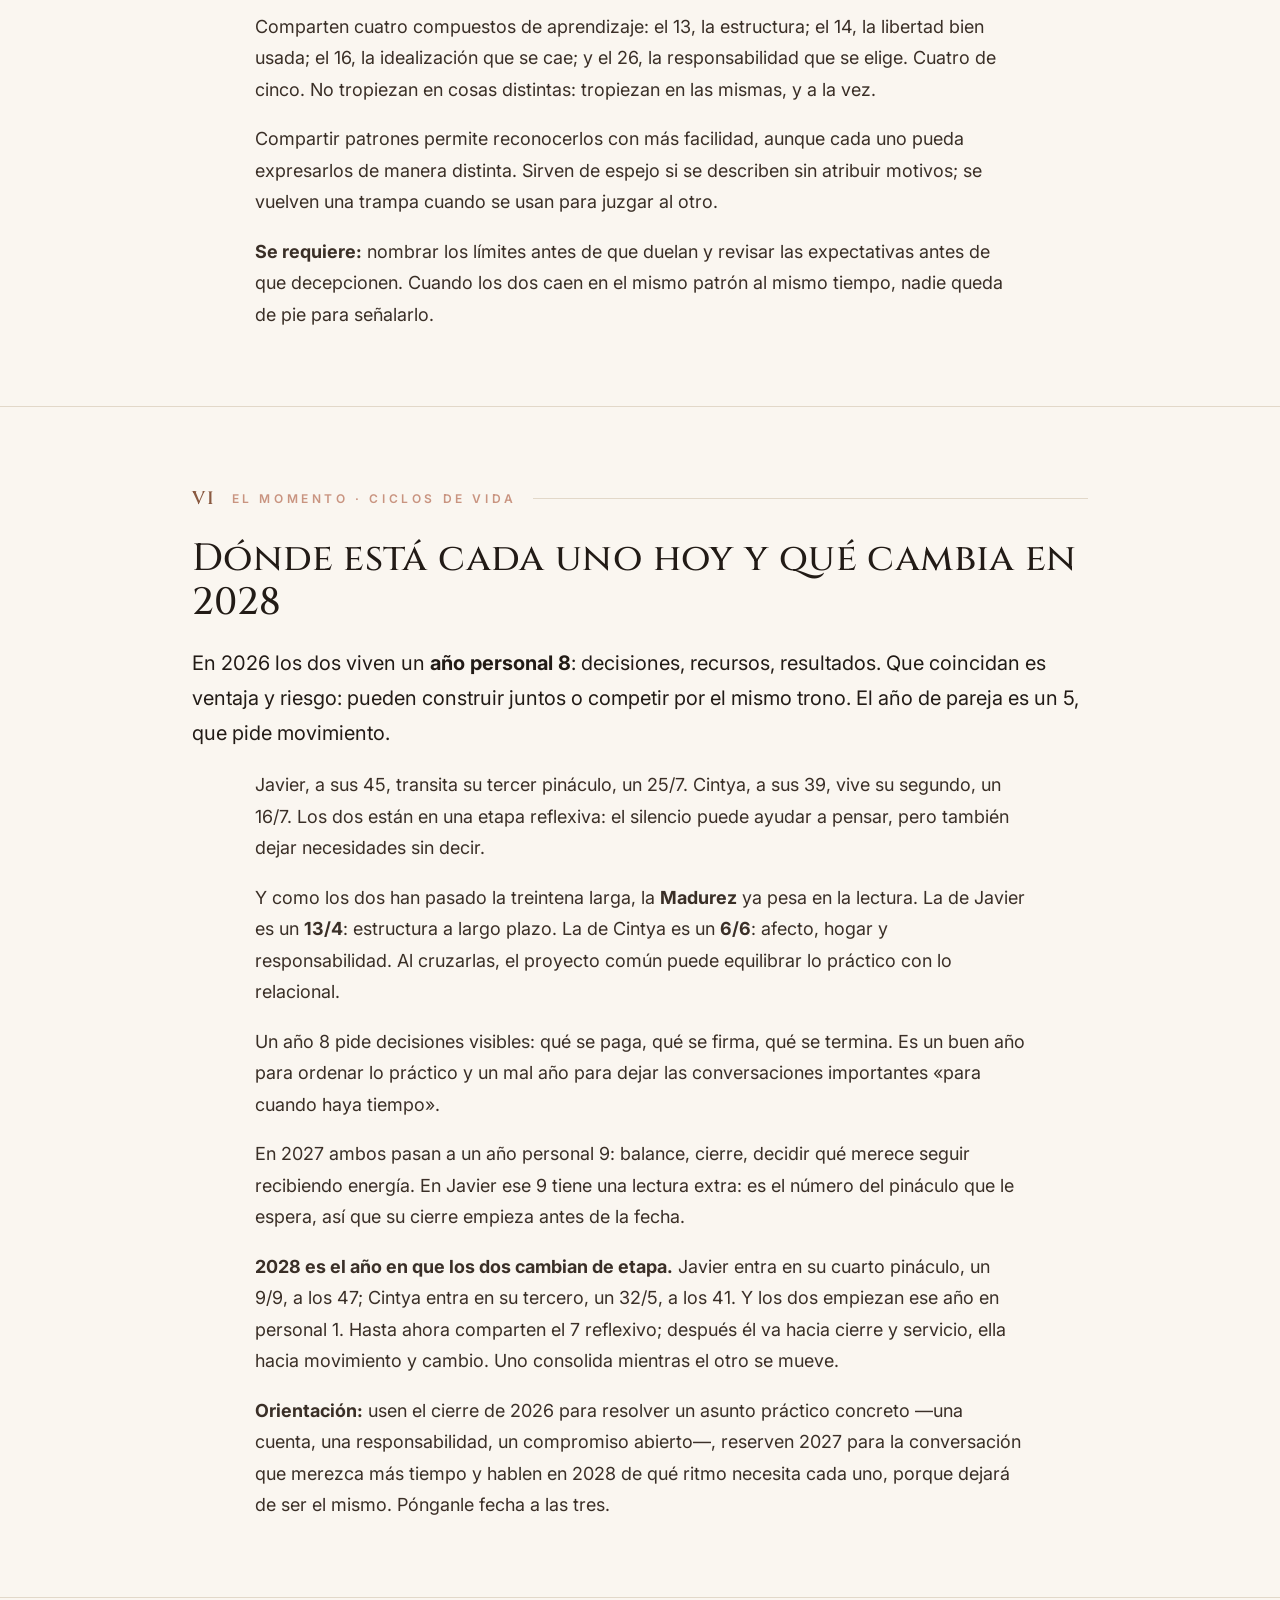
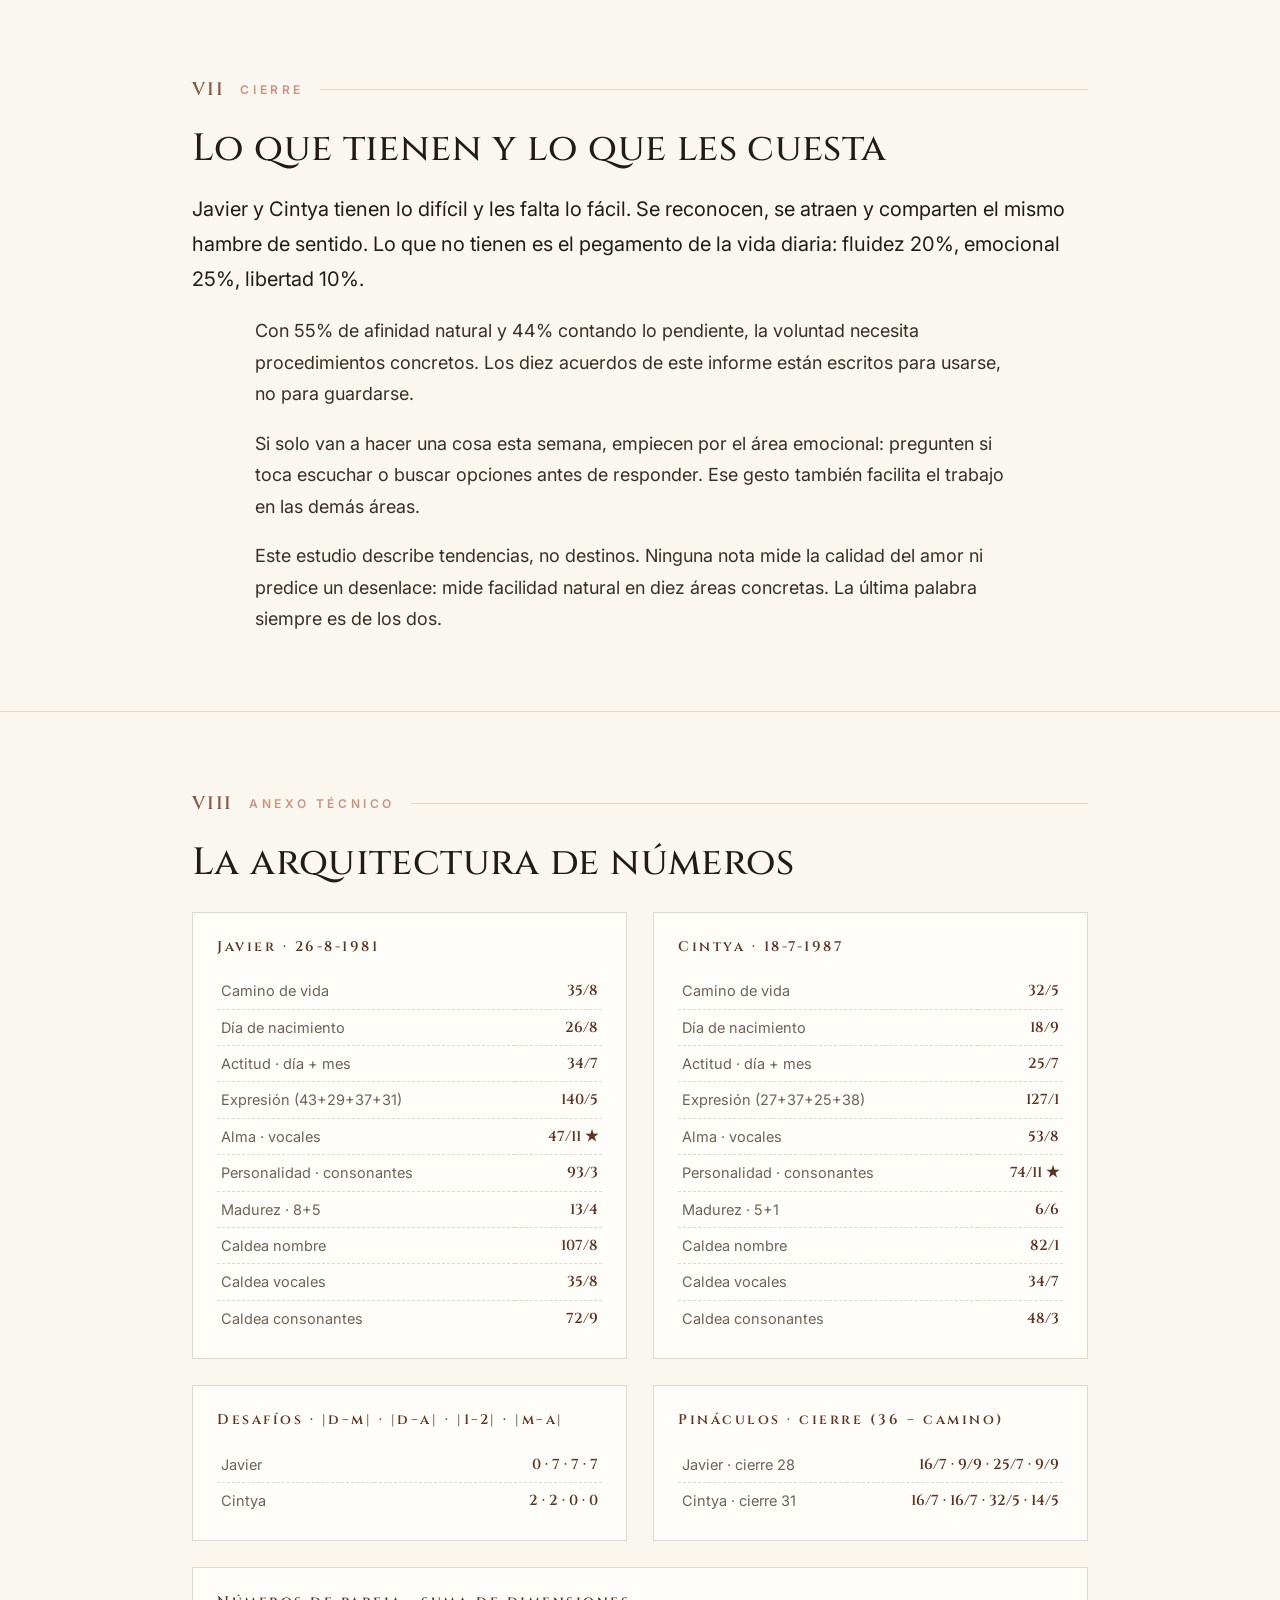
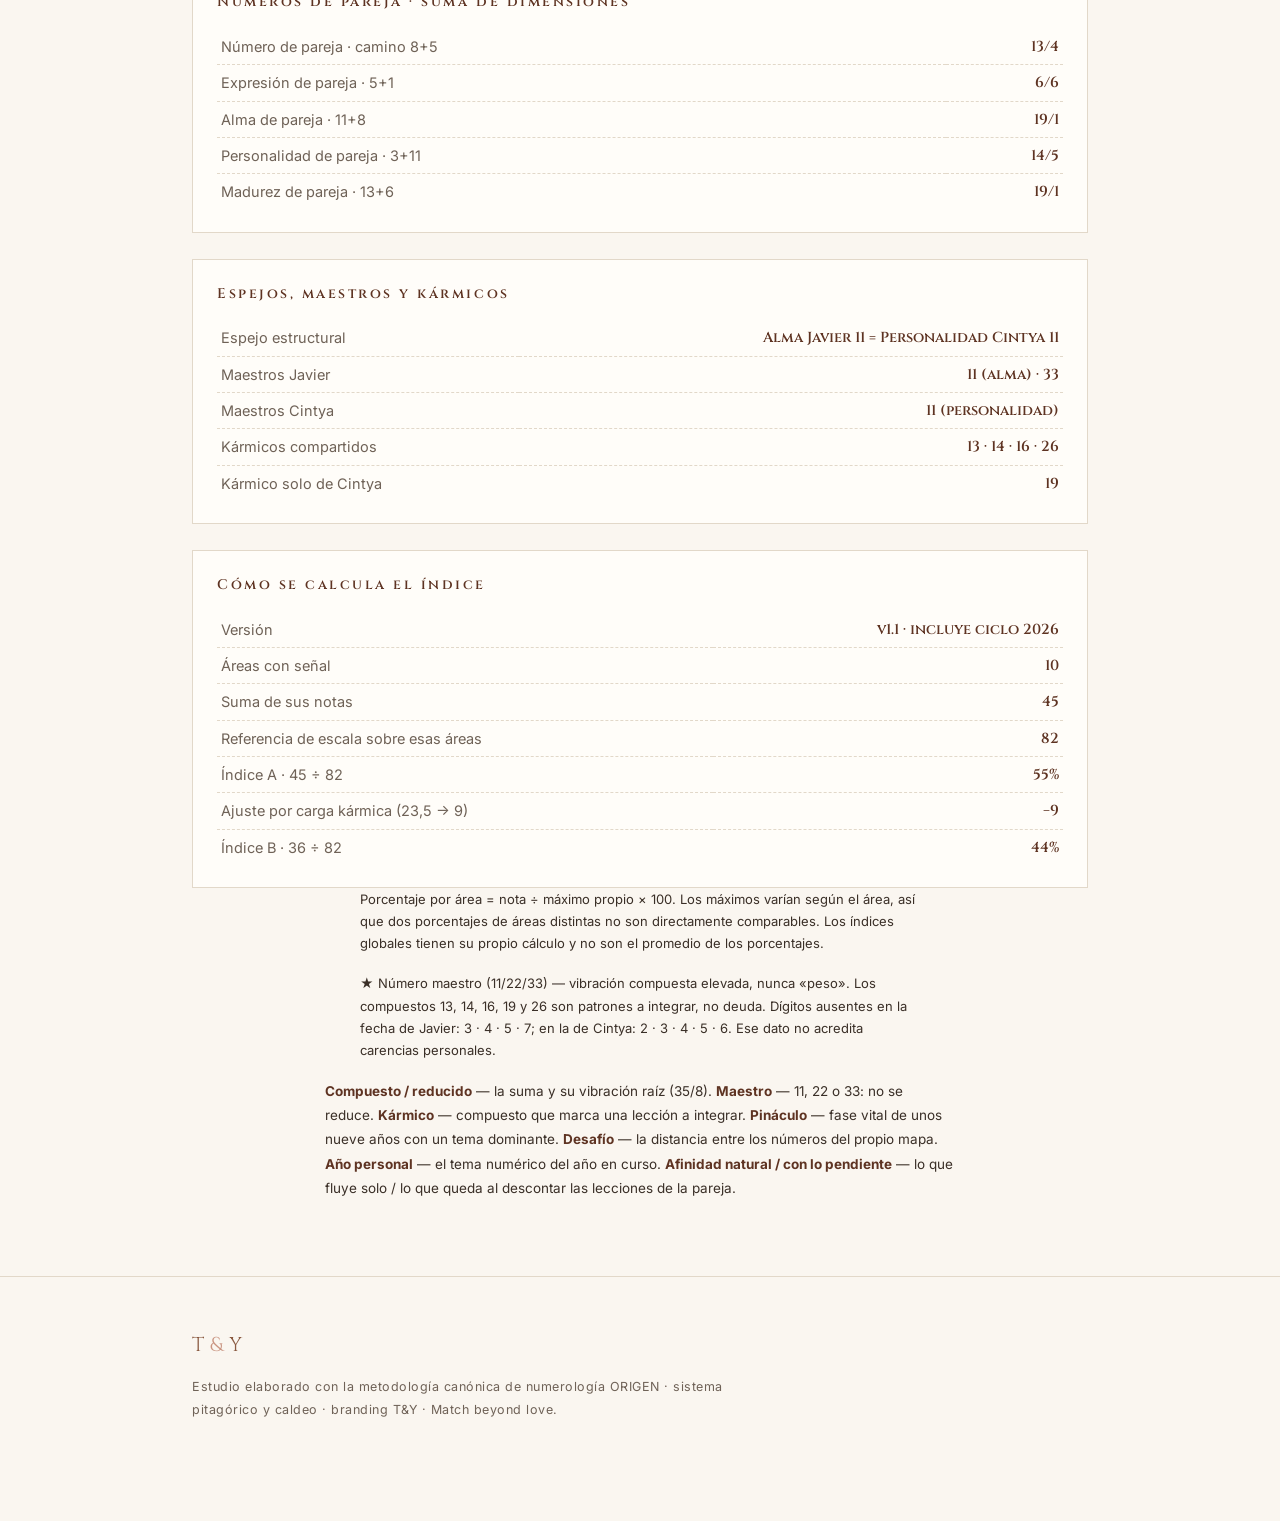
<file: numerologia/javier-cintya/index.html>
<!DOCTYPE html>
<html lang="es">
<head>
<meta charset="UTF-8">
<meta name="viewport" content="width=device-width, initial-scale=1.0">
<title>T&amp;Y — Compatibilidad numerológica · Javier &amp; Cintya</title>
<link rel="preconnect" href="https://fonts.googleapis.com">
<link rel="preconnect" href="https://fonts.gstatic.com" crossorigin>
<link href="https://fonts.googleapis.com/css2?family=Cinzel:wght@400;500;600;700&family=Inter:wght@300;400;500;600&display=swap" rel="stylesheet">
<style>
:root{
  --plum:#2C0A3E; --plum-light:#4A0E5C; --noir:#0B0A0C;
  --champagne:#F2D2BE; --rose:#C99480; --bronze:#8A5A41; --copper:#5E3322;
  --ink:#221b16; --muted:#6f6257; --card:#fffdf9; --bg:#faf6f0;
  --line:#e2d8c9;
  --display:"Cinzel",serif; --serif:"Inter",system-ui,sans-serif; --sans:"Inter",system-ui,sans-serif;
}
*{margin:0;padding:0;box-sizing:border-box}
html{scroll-behavior:smooth}
body{background:var(--bg);color:var(--ink);font-family:var(--serif);font-size:18px;line-height:1.75;-webkit-font-smoothing:antialiased}
a{color:inherit}
.wrap{max-width:960px;margin:0 auto;padding:0 32px}
::selection{background:var(--rose);color:#fff}

/* ---------- fondo de ánimo: ciruela (numerología) ---------- */
.plum-hero{
  position:relative;color:var(--champagne);overflow:hidden;
  background:radial-gradient(ellipse 120% 90% at 50% 12%, var(--plum) 0%, #1c0624 52%, var(--noir) 100%);
  padding:96px 0 110px;text-align:center;
}
.plum-hero::before,.plum-hero::after{content:"";position:absolute;border-radius:50%;border:1px solid rgba(242,210,190,.18);pointer-events:none}
.plum-hero::before{width:640px;height:640px;left:50%;top:-160px;transform:translateX(-50%)}
.plum-hero::after{width:940px;height:940px;left:50%;top:-90px;transform:translateX(-50%)}

/* ---------- logo animado ---------- */
.logo-wrap{position:relative;width:min(210px,60vw);margin:0 auto;display:block}
.logo-wrap + .kicker{margin-top:36px}
.logo-wrap .hero-logo{width:100%;filter:drop-shadow(0 10px 26px rgba(0,0,0,.5));animation:logoFloat 6.5s ease-in-out infinite}
.logo-wrap .sheen{position:absolute;inset:0;pointer-events:none;
  -webkit-mask-image:url("ty-logo-ciruela.png");mask-image:url("ty-logo-ciruela.png");
  -webkit-mask-size:100% auto;mask-size:100% auto;-webkit-mask-repeat:no-repeat;mask-repeat:no-repeat;
  -webkit-mask-position:center;mask-position:center;
  background:linear-gradient(115deg,transparent 32%,rgba(255,255,255,0) 40%,rgba(255,244,230,.85) 49%,rgba(255,255,255,0) 58%,transparent 68%);
  background-size:250% 100%;background-repeat:no-repeat;background-position:-160% 0;
  mix-blend-mode:screen;animation:logoSheen 7s ease-in-out 1.2s infinite}
@keyframes logoFloat{0%,100%{transform:translateY(0)}50%{transform:translateY(-9px)}}
@keyframes logoSheen{0%{background-position:-170% 0}55%{background-position:170% 0}100%{background-position:170% 0}}
@media (prefers-reduced-motion:reduce){
  .logo-wrap .hero-logo,.logo-wrap .sheen{animation:none}
  .logo-wrap .hero-logo{filter:drop-shadow(0 10px 26px rgba(0,0,0,.5))}
  .logo-wrap .sheen{background:none}
}

.kicker{margin-top:64px;font-family:var(--sans);font-size:12px;letter-spacing:.34em;text-transform:uppercase;color:var(--rose)}
.plum-hero h1{font-family:var(--display);font-weight:400;font-size:clamp(34px,6vw,60px);line-height:1.1;margin-top:26px;letter-spacing:.02em;color:var(--champagne)}
.plum-hero h1 em{font-style:normal;color:#fff}
.plum-hero .lead{margin:28px auto 0;max-width:56ch;font-size:19px;color:#e6cbb4;font-family:var(--serif)}
.rule-hero{width:120px;height:2px;margin:34px auto 0;background:linear-gradient(90deg,transparent,var(--rose),transparent)}

.pair-badge{display:inline-flex;align-items:center;gap:26px;margin-top:52px}
.pair-badge .p{font-family:var(--display);font-size:15px;letter-spacing:.2em;color:var(--champagne)}
.pair-badge .n{display:block;font-family:var(--display);font-size:46px;font-weight:600;color:var(--rose);line-height:1}
.pair-badge .sub{display:block;font-family:var(--sans);font-size:10px;letter-spacing:.3em;color:#c9a;text-transform:uppercase;margin-top:6px}
.pair-badge .heart{font-family:var(--display);font-size:40px;color:var(--rose);transform:translateY(-4px)}

/* ---------- secciones editoriales ---------- */
main{padding:0 0 30px}
.section{padding:76px 0;border-bottom:1px solid var(--line)}
.sec-eyebrow{font-family:var(--sans);font-size:12px;letter-spacing:.3em;text-transform:uppercase;color:var(--rose);font-weight:600;display:flex;align-items:center;gap:16px}
.sec-eyebrow .roman{font-family:var(--display);font-size:18px;color:var(--bronze);letter-spacing:.1em}
.sec-eyebrow::after{content:"";flex:1;height:1px;background:var(--line)}
.section h2{font-family:var(--display);font-weight:500;font-size:clamp(26px,4vw,38px);line-height:1.18;margin:22px 0 20px;letter-spacing:.01em;color:var(--ink)}
.section h2 em{font-style:normal;color:var(--copper)}
.section p{max-width:70ch;margin:0 auto 0;color:#3a2f27}
.section p+p{margin-top:18px}
.section p.lead-p{font-size:20px;color:var(--ink);font-weight:400}
.section .num{font-family:var(--display);color:var(--copper);font-weight:600}
.lead-num{font-family:var(--display);font-size:22px;color:var(--copper);font-weight:600;letter-spacing:.02em}

.dialogue{margin:34px auto 0;max-width:70ch;border-left:3px solid var(--rose);padding:6px 0 6px 24px}
.dialogue+.dialogue{margin-top:26px}
.dialogue h3{font-family:var(--display);font-size:17px;letter-spacing:.14em;font-weight:600;color:var(--copper);margin-bottom:10px}
.dialogue p{font-size:17px;color:#3a2f27}

.pull{font-family:var(--serif);font-style:italic;font-size:clamp(22px,3vw,28px);line-height:1.45;color:var(--copper);max-width:26ch;margin:44px 0 0 auto;text-align:right;font-weight:400}
.pull small{display:block;font-style:normal;font-family:var(--sans);font-size:13px;color:var(--muted);margin-top:14px;letter-spacing:.05em}

/* ---------- tabla de áreas ---------- */
.areas{margin-top:38px;border-top:1px solid var(--line)}
.area-row{display:grid;grid-template-columns:210px 74px 1fr;gap:18px;align-items:baseline;padding:14px 0;border-bottom:1px solid var(--line)}
.area-row .a-name{font-family:var(--sans);font-size:13px;letter-spacing:.14em;text-transform:uppercase;color:var(--copper);font-weight:600}
.area-row .a-note{font-family:var(--display);font-size:26px;font-weight:600;color:var(--ink);text-align:right;line-height:1}
.area-row .a-note small{font-size:12px;color:var(--muted);font-weight:400}
.area-row .a-note.null{font-size:15px;letter-spacing:.08em;text-transform:uppercase;color:var(--muted);font-family:var(--sans)}
.area-row .a-text{font-size:16px;color:#3a2f27;line-height:1.6}

/* ---------- índice ---------- */
.index-block{margin-top:48px;background:linear-gradient(160deg,var(--plum) 0%,#3a1247 60%,var(--plum) 100%);
  color:var(--champagne);padding:44px 36px;display:grid;grid-template-columns:1fr 1fr;gap:34px}
.index-block .idx{text-align:center}
.index-block .idx .v{font-family:var(--display);font-size:clamp(44px,7vw,66px);font-weight:600;color:#fff;line-height:1}
.index-block .idx .l{font-family:var(--sans);font-size:10.5px;letter-spacing:.26em;text-transform:uppercase;color:var(--rose);margin-top:14px;line-height:1.7}
.math{margin-top:26px;font-family:var(--sans);font-size:14px;color:#e6cbb4;line-height:1.9}
.math b{color:#fff;font-weight:600}

/* ---------- cierre ---------- */
.sintesis{background:linear-gradient(160deg,var(--plum) 0%,#3a1247 60%,var(--plum) 100%);color:var(--champagne);border:none;padding:90px 0}
.sintesis .sec-eyebrow{color:var(--champagne)}
.sintesis .sec-eyebrow::after{background:rgba(242,210,190,.25)}
.sintesis h2{color:#fff}
.sintesis p{color:#ecd9c6;max-width:64ch;font-size:19px}

/* ---------- anexo ---------- */
.annex{background:var(--bg-soft,#f6efe4)}
.annex h2{font-family:var(--display);font-weight:500;font-size:26px;margin:6px 0 8px;color:var(--ink)}
.annex .note{font-family:var(--sans);font-size:14px;color:var(--muted);margin-bottom:30px}
.grid2{display:grid;grid-template-columns:1fr 1fr;gap:26px;margin-top:26px}
.an-card{border:1px solid var(--line);background:var(--card);padding:22px 24px}
.an-card h4{font-family:var(--display);font-size:14px;letter-spacing:.18em;font-weight:600;color:var(--copper);margin-bottom:14px}
.an-card table{width:100%;border-collapse:collapse;font-family:var(--sans);font-size:14.5px}
.an-card td{padding:5px 4px;border-bottom:1px dashed var(--line);color:#3a2f27}
.an-card td:last-child{text-align:right;font-family:var(--display);font-weight:600;color:var(--copper);white-space:nowrap}
.an-card tr:last-child td{border-bottom:none}
.an-card td.row{text-align:left;color:var(--muted)}
.couple{margin-top:26px}

.mono-note{margin-top:40px;font-family:var(--sans);font-size:13px;color:var(--muted);max-width:74ch;line-height:1.7}
.gloss{margin-top:26px;font-family:var(--sans);font-size:13.5px;color:#5c5046;line-height:1.8;max-width:74ch}
.gloss b{color:var(--copper)}
.footer{border-top:none;padding:50px 0 70px;background:var(--bg)}
.footer .brand{font-family:var(--display);color:var(--bronze);font-size:20px;letter-spacing:.3em}
.footer .brand .amp{color:var(--rose)}
.footer .foot-line{font-family:var(--sans);font-size:12.5px;color:var(--muted);letter-spacing:.04em;margin-top:14px;max-width:74ch;line-height:1.8}


/* ---------- áreas: lectura y acuerdo integrados ---------- */
.area-card{padding:30px 0 32px;border-bottom:1px solid var(--line)}
.area-card:first-child{border-top:1px solid var(--line)}
.area-head{display:grid;grid-template-columns:1fr auto;gap:24px;align-items:baseline;margin-bottom:15px}
.area-head .a-name{font-family:var(--sans);font-size:14px;letter-spacing:.14em;text-transform:uppercase;color:var(--copper);font-weight:600}
.area-head .a-note{font-family:var(--display);font-size:30px;font-weight:600;color:var(--ink);line-height:1}
.area-copy{max-width:70ch;font-size:17px;color:#3a2f27;line-height:1.75}
.area-copy+p.area-copy{margin-top:14px}
.area-agreement{max-width:70ch;margin-top:18px;padding:15px 20px;border-left:3px solid var(--rose);background:rgba(201,148,128,.07);font-size:16.5px;line-height:1.7}
.area-agreement strong{color:var(--copper)}

@media(max-width:720px){
  .grid2{grid-template-columns:1fr}
  .pair-badge{flex-direction:column;gap:18px}
  .pull{margin:36px 0 0}
  .area-row{grid-template-columns:1fr 60px;gap:10px}
  .area-row .a-text{grid-column:1/-1}
  .area-card{padding:25px 0 28px}
  .area-head{gap:16px}
  .area-agreement{padding:14px 16px}
  .index-block{grid-template-columns:1fr;padding:34px 22px}
}
</style>
</head>
<body>

<header class="plum-hero">
  <div class="wrap">
    <div class="logo-wrap"><img class="hero-logo" src="ty-logo-ciruela.png" alt="T&amp;Y — Match beyond love">
      <span class="sheen" aria-hidden="true"></span>
    </div>
    <div class="kicker">Estudio de Compatibilidad · Numerología</div>
    <h1>Javier <em>&amp;</em> Cintya</h1>
    <p class="lead">Reconocimiento, propósito compartido y acuerdos concretos para la vida diaria.</p>
    <div class="rule-hero"></div>
    <div class="pair-badge">
      <div class="p">Javier<span class="n">8</span><span class="sub">Camino de vida</span></div>
      <div class="heart">&amp;</div>
      <div class="p">Cintya<span class="n">5</span><span class="sub">Camino de vida</span></div>
      <div class="heart">&rarr;</div>
      <div class="p">Vínculo<span class="n">13/4</span><span class="sub">Vocación de cimiento</span></div>
    </div>
  </div>
</header>

<main>

<section class="section">
  <div class="wrap">
    <div class="sec-eyebrow"><span class="roman">I</span> Los dos que llegan</div>
    <h2>Dos maneras de estar en el mundo</h2>

    <p class="lead-p"><strong>Francisco Javier Vázquez Álvarez</strong> llega con un 8 de camino: construye. Le importa que las decisiones tomen forma y duren. Por dentro lleva un 11: intuye, idealiza, necesita darle cauce a lo que percibe sin perderse en ello.</p>

    <p>Hacia fuera se muestra con un 3: habla fácil, pone palabras, se acerca. Y su primera respuesta ante el mundo es un 7: observa y analiza antes de pronunciarse. Esa mezcla produce un hombre que puede estar en el centro de una conversación sin haber dicho lo que de verdad importa.</p>

    <p>Cuando algo le importa, lo primero que hace es ordenarlo: una fecha, una cuenta, un plan. Si algo se sale de su control, calla antes de protestar.</p>

    <p>En pareja ese 11 pide algo concreto: que le crean cuando dice que percibe algo. Si su intuición se recibe con escepticismo, se cierra. Su madurez 13/4 añade una tarea: aprender que sostener una relación también es sostener la rutina, no solo los grandes momentos.</p>

    <p><strong>Cintya Carolina Román Carreño</strong> llega con un 5: necesita moverse, probar, conservar margen para decidir. Por dentro un 8: quiere que el esfuerzo se convierta en algo firme. Hacia fuera un 11: presencia magnética, lee a quien tiene delante.</p>

    <p>Su primera respuesta también es un 7: toma distancia antes de opinar. Y su madurez es un 6: el amor, el hogar y la responsabilidad afectiva. Pide libertad para moverse y un lugar donde quedarse; no es contradicción, es su mapa completo.</p>

    <p>Si un plan se vuelve jaula, busca la salida antes de discutirlo. Y cuando decide quedarse, se queda entera: no hay medias presencias.</p>

    <p>Su alma 8 se nota en cómo cuida: resolviendo, ordenando, haciendo que las cosas funcionen. Y hay una tensión que conviene nombrar: por fuera es magnética y por dentro es reservada, así que quien se acerca atraído por su presencia no siempre llega a conocerla.</p>

    <div class="pull">Él construye para no perderse. Ella se mueve para no quedarse quieta.<small>Javier 35/8 · Cintya 32/5</small></div>
  </div>
</section>

<section class="section">
  <div class="wrap">
    <div class="sec-eyebrow"><span class="roman">II</span> Los cruces</div>
    <h2>Dónde se tocan y dónde se pisan</h2>

    <p class="lead-p"><strong>Los dos responden con un 7: cuando algo importa, primero callan.</strong> Eso les da una intimidad poco común —se entienden sin explicarse— y un problema concreto: dos personas que se retiran a la vez dejan la habitación vacía.</p>

    <p>Él construye y ella se mueve, pero las almas cruzan al revés: él es un 11, idealista; ella un 8, que busca suelo. Él necesita un porqué; ella necesita una base. Cada uno cree que el otro tiene la mitad que le falta.</p>

    <p>Hay un espejo exacto: el 11 que él lleva en el alma es el mismo que ella muestra en la personalidad. <strong>Lo que él es por dentro, ella lo enseña por fuera.</strong> De ahí el reconocimiento rápido y también la expectativa de que el otro entienda sin que haga falta decirlo.</p>

    <p>En la expresión se invierten: él se muestra ligero y ella intensa. Quien los ve de fuera piensa que él es el fácil y ella la profunda; dentro ocurre al revés.</p>

    <p>Lo que los une también los desgasta: los dos tienen criterio propio y los dos lo defienden. Si una decisión no tiene dueño, se discute dos veces. Si lo tiene, hay que decirlo en voz alta, porque ninguno de los dos lo va a asumir por educación.</p>
  </div>
</section>

<section class="section">
  <div class="wrap">
    <div class="sec-eyebrow"><span class="roman">III</span> El número del vínculo</div>
    <h2>Una <em>13/4</em>: vocación de cimiento</h2>

    <p class="lead-p">Al sumar sus caminos —8 y 5— el vínculo nace como un 13/4: construcción sobre terreno firme. Este vínculo encuentra una de sus mejores expresiones cuando construye algo con método, no cuando depende solo del entusiasmo.</p>

    <p>El trece que la encabeza no es deuda: pide método y constancia, y su recompensa llega cuando lo construido demuestra que aguanta. El 4 de la base es la vocación de hogar y trabajo compartido.</p>

    <p>En la práctica pide algo concreto: que los acuerdos se cumplan incluso cuando ninguno tiene ganas. Esa es la prueba de este vínculo, y también su recompensa.</p>

    <p>Hacia fuera la pareja proyecta un 6: armonía, cuidado, una vida ordenada. Y su personalidad conjunta es un 14/5: se mueven, se adaptan, cambian de planes con facilidad.</p>

    <p>Pero el alma y la madurez del vínculo son un 19: dos individualidades enteras que tienen que aprender a no eclipsarse. En el día a día eso se traduce en algo muy concreto —quién decide, quién propone, quién cede— y en una tentación conocida: que uno brille mientras el otro se hace pequeño.</p>

    <p>La pregunta no es si se quieren; es si caben los dos. Y caber no es ceder por turnos hasta que a uno se le acabe la paciencia: es tener espacios propios que no necesiten permiso.</p>
  </div>
</section>

<section class="section">
  <div class="wrap">
    <div class="sec-eyebrow"><span class="roman">IV</span> Vuestro vínculo: claves y acuerdos</div>
    <h2>Diez áreas para entender y practicar</h2>

    <p class="lead-p">Cada área reúne su lectura y una forma concreta de trabajarla. Las fortalezas necesitan cuidado; las notas bajas, más atención. Las escenas son ejemplos para reconocer patrones, no episodios que los números afirmen que hayan ocurrido.</p>

    <div class="areas">
      <article class="area-card">
        <div class="area-head"><div class="a-name">Atracción / magnetismo</div><div class="a-note">100%</div></div>
        <p class="area-copy">El 11 del alma de Javier coincide con el 11 de la personalidad de Cintya: él reconoce en la forma de estar de ella algo que vive en su interior. Es una facilidad alta para sentirse atraídos y reconocerse, no una prueba de cuánto se conocen.</p>
        <p class="area-copy">Para que esa atracción no quede reducida a la primera impresión, necesita alimentarse de atención concreta: presencia, interés y gestos que ambos valoren.</p>
        <p class="area-agreement"><strong>Acuerdo para cuidarla.</strong> Dediquen quince minutos a completar esta frase: «Me acerco a ti cuando…». Cada uno nombra un gesto que aprecia y otro que le gustaría recibir con más frecuencia. Elijan uno para practicar esta semana, sin convertirlo en una obligación.</p>
      </article>

      <article class="area-card">
        <div class="area-head"><div class="a-name">Emocional / sentimientos</div><div class="a-note">25%</div></div>
        <p class="area-copy">Las almas 11 y 8 expresan necesidades distintas: Javier busca sentido y conexión interior; Cintya busca que el cuidado adquiera una forma firme. La nota señala poca facilidad natural para reconocer esos lenguajes, no ausencia de sentimiento.</p>
        <p class="area-copy">Si uno comparte algo delicado, el otro puede empezar a explicar su punto de vista, justificar una decisión o proponer opciones antes de saber qué necesitaba la persona que hablaba. El desencuentro práctico es responder una petición que todavía no se ha formulado.</p>
        <p class="area-agreement"><strong>Acuerdo: escuchar o resolver, primero se pregunta.</strong> Quien comparte elige: «solo escúchame» o «ayúdame a ordenar opciones». El otro resume lo entendido y pregunta «¿te entendí?» antes de responder. Cierren diciendo cada uno qué necesitaba y si ese modo de respuesta le sirvió.</p>
      </article>

      <article class="area-card">
        <div class="area-head"><div class="a-name">Comunicación</div><div class="a-note">57%</div></div>
        <p class="area-copy">Hay facilidad para expresar hacia fuera y, a la vez, una tendencia compartida a procesar antes de exponer lo importante. Pueden conversar con fluidez y aun así mezclar hechos, interpretaciones y peticiones.</p>
        <p class="area-copy">Si hablan de un cambio de planes, uno puede describir posibilidades mientras el otro busca una decisión. No hace falta atribuir motivos: conviene distinguir qué se sabe, qué se está interpretando y qué se pide.</p>
        <p class="area-agreement"><strong>Acuerdo: separar tres planos.</strong> Elijan un asunto y escriban tres líneas: «lo que sé», «lo que estoy interpretando» y «lo que te pido». Léanlas por turnos y corrijan únicamente lo que no hayan entendido. Cierren con una petición concreta o con la pregunta que todavía quede abierta.</p>
      </article>

      <article class="area-card">
        <div class="area-head"><div class="a-name">Material / estabilidad</div><div class="a-note">50%</div></div>
        <p class="area-copy">El 8 de Javier busca construir seguridad; el 5 de Cintya necesita conservar margen para cambiar. Sus madureces añaden estructura por parte de él y responsabilidad afectiva por parte de ella: pueden complementarse si el reparto se habla con precisión.</p>
        <p class="area-copy">Ante un gasto no previsto, una preferencia por cerrar presupuesto y otra por decidir sobre la marcha pueden chocar. El asunto práctico no es quién administra mejor, sino qué decisiones son comunes y cuáles conservan autonomía.</p>
        <p class="area-agreement"><strong>Acuerdo: definir tres bolsas.</strong> Anoten gastos compartidos, ahorro común y dinero de uso individual. Fijen una regla para cada bolsa y una fecha mensual de revisión. Cierren con una cifra o criterio escrito para el próximo gasto compartido y con el margen que cada uno decide sin pedir permiso.</p>
      </article>

      <article class="area-card">
        <div class="area-head"><div class="a-name">Sexualidad / deseo</div><div class="a-note">50%</div></div>
        <p class="area-copy">Esta área describe facilidad para coordinar el acercamiento a partir del nacimiento, la actitud y el alma. No mide intensidad del deseo, frecuencia ni satisfacción. La reserva compartida puede hacer que ambos esperen una señal clara antes de mostrar iniciativa.</p>
        <p class="area-copy">Si una señal queda sin respuesta, no basta para deducir rechazo o interés. La coordinación mejora cuando las preferencias se dicen fuera del momento íntimo y sin convertirlas en una evaluación del otro.</p>
        <p class="area-agreement"><strong>Acuerdo: hablar antes de interpretar.</strong> En un momento tranquilo, cada uno completa: «me acerca…», «me frena…» y «prefiero que me lo preguntes cuando…». Elijan un gesto para acercarse y una palabra para pausar sin justificarse. Cierren comprobando que ambos aceptan esas dos señales.</p>
      </article>

      <article class="area-card">
        <div class="area-head"><div class="a-name">Espiritual / crecimiento</div><div class="a-note">90%</div></div>
        <p class="area-copy">Comparten el 11 y una necesidad marcada de propósito. Es una fortaleza para conversar sobre sentido, aprender juntos y sostener algo que trascienda la rutina. No implica tener las mismas creencias ni practicarlas del mismo modo.</p>
        <p class="area-copy">El cuidado de esta área consiste en no convertir una coincidencia valiosa en una exigencia: uno puede necesitar participar y el otro acompañar sin adoptar la misma práctica.</p>
        <p class="area-agreement"><strong>Acuerdo para sostenerla.</strong> Cada uno nombra una actividad que le dé sentido y una forma de apoyo que agradecería. Elijan una experiencia compartida solo si ambos la desean. Cierren con un plan concreto o con el acuerdo explícito de respetar caminos distintos.</p>
      </article>

      <article class="area-card">
        <div class="area-head"><div class="a-name">Proyecto / legado</div><div class="a-note">57%</div></div>
        <p class="area-copy">El 13/4 invita a construir algo durable y el 19/1 pide conservar autoría propia. El reto no es encontrar un objetivo cualquiera, sino evitar que el proyecto común absorba las prioridades personales.</p>
        <p class="area-copy">Si uno propone dedicar tiempo o recursos a un curso, una vivienda o una actividad, el otro necesita saber si se le pide apoyo, participación o una decisión compartida. Son tres compromisos distintos.</p>
        <p class="area-agreement"><strong>Acuerdo: dar nombre al compromiso.</strong> Escriban una prioridad personal por persona y un posible proyecto común. Para cada uno, definan apoyo, participación o decisión conjunta, más el tiempo semanal disponible. Cierren con un primer paso de menos de veinte minutos y con lo que ninguno tendrá que sacrificar.</p>
      </article>

      <article class="area-card">
        <div class="area-head"><div class="a-name">Ritmos / timing</div><div class="a-note">83%</div></div>
        <p class="area-copy">Sus etapas actuales ofrecen una sincronía favorable: los dos atraviesan un periodo reflexivo y comparten el tema anual. Eso facilita entender el tempo del otro, aunque no garantiza la misma energía todos los días.</p>
        <p class="area-copy">Si coinciden en una semana de mayor necesidad de quietud, el silencio compartido puede resultar reparador o dejar asuntos sin conversar. La diferencia no se deduce por el número de horas juntos: se comprueba preguntando.</p>
        <p class="area-agreement"><strong>Acuerdo para usar bien la sincronía.</strong> Hagan una revisión semanal de diez minutos: cada uno elige «necesito quietud», «necesito compañía» o «necesito ayuda práctica». Reserven un momento compartido y un espacio individual. Cierren poniendo ambos en el calendario.</p>
      </article>

      <article class="area-card">
        <div class="area-head"><div class="a-name">Fluidez / encaje</div><div class="a-note">20%</div></div>
        <p class="area-copy">La coordinación cotidiana requiere más trabajo explícito que la atracción o el propósito. Esta nota baja no mide disposición ni compromiso: señala que improvisar acuerdos cuesta especialmente en esta combinación.</p>
        <p class="area-copy">Si Javier comenta una posibilidad para el fin de semana y Cintya empieza a organizarla, pueden terminar trabajando sobre dos entendidos distintos: para uno era una idea; para la otra, una decisión. El ejemplo ilustra el patrón, no un episodio conocido.</p>
        <p class="area-agreement"><strong>Acuerdo: etiquetar antes de actuar.</strong> Ante cualquier plan, pregunten: «¿es una idea, una propuesta o una decisión?». Si es una decisión, escriban quién hace qué y para cuándo; si no lo es, nadie empieza a organizar. Cierren repitiendo la misma etiqueta y el siguiente paso.</p>
      </article>

      <article class="area-card">
        <div class="area-head"><div class="a-name">Libertad de ser tú mismo</div><div class="a-note">10%</div></div>
        <p class="area-copy">Es el área que más atención necesita. Las dos individualidades reclaman voz y margen. La nota describe el coste de construir acuerdos sin que ninguno reduzca su participación para evitar fricción; no evalúa el carácter de ninguno.</p>
        <p class="area-copy">Si una decisión se acepta solo para salir de una conversación incómoda, el acuerdo puede quedar sin adhesión real. Conviene hacer visible el desacuerdo antes de convertirlo en una obligación.</p>
        <p class="area-agreement"><strong>Acuerdo: distinguir autonomía de consenso.</strong> Hagan tres listas: «decido por mí», «te aviso» y «lo decidimos juntos». Incorporen un espacio personal no negociable por persona y revisen qué decisiones estaban mal clasificadas. Cierren con una regla clara para avisar sin pedir permiso.</p>
      </article>
    </div>

    <div class="index-block">
      <div class="idx"><div class="v">55%</div><div class="l">Afinidad<br>natural</div></div>
      <div class="idx"><div class="v">44%</div><div class="l">Afinidad con<br>lo pendiente</div></div>
    </div>

    <p style="margin-top:34px"><strong>Qué hacer con estas cifras.</strong> Ocho áreas muestran menor facilidad natural; las dos fortalezas no eliminan ese trabajo. La primera cifra describe lo que fluye con menos esfuerzo y la segunda descuenta el peso de los patrones pendientes. Empiecen por el acuerdo del área que más les afecte ahora y mantengan también los dos recursos altos.</p>
  </div>
</section>

<section class="section">
  <div class="wrap">
    <div class="sec-eyebrow"><span class="roman">V</span> Lo que traen de fábrica</div>
    <h2>Un maestro compartido y cuatro lecciones comunes</h2>

    <p class="lead-p"><strong>Los dos portan el maestro 11.</strong> En Javier está en el alma; en Cintya, en la personalidad. Es la misma vibración en distinto lugar: él la vive por dentro, ella la muestra.</p>

    <p>Javier suma el 33, la exigencia de cuidar a otros. Cintya suma el 19, la independencia que tiene que aprender a no convertirse en aislamiento.</p>

    <p>Comparten cuatro compuestos de aprendizaje: el 13, la estructura; el 14, la libertad bien usada; el 16, la idealización que se cae; y el 26, la responsabilidad que se elige. Cuatro de cinco. No tropiezan en cosas distintas: tropiezan en las mismas, y a la vez.</p>

    <p>Compartir patrones permite reconocerlos con más facilidad, aunque cada uno pueda expresarlos de manera distinta. Sirven de espejo si se describen sin atribuir motivos; se vuelven una trampa cuando se usan para juzgar al otro.</p>

    <p><strong>Se requiere:</strong> nombrar los límites antes de que duelan y revisar las expectativas antes de que decepcionen. Cuando los dos caen en el mismo patrón al mismo tiempo, nadie queda de pie para señalarlo.</p>
  </div>
</section>

<section class="section">
  <div class="wrap">
    <div class="sec-eyebrow"><span class="roman">VI</span> El momento · ciclos de vida</div>
    <h2>Dónde está cada uno hoy y qué cambia en 2028</h2>

    <p class="lead-p">En 2026 los dos viven un <strong>año personal 8</strong>: decisiones, recursos, resultados. Que coincidan es ventaja y riesgo: pueden construir juntos o competir por el mismo trono. El año de pareja es un 5, que pide movimiento.</p>

    <p>Javier, a sus 45, transita su tercer pináculo, un 25/7. Cintya, a sus 39, vive su segundo, un 16/7. Los dos están en una etapa reflexiva: el silencio puede ayudar a pensar, pero también dejar necesidades sin decir.</p>


    <p>Y como los dos han pasado la treintena larga, la <strong>Madurez</strong> ya pesa en la lectura. La de Javier es un <strong>13/4</strong>: estructura a largo plazo. La de Cintya es un <strong>6/6</strong>: afecto, hogar y responsabilidad. Al cruzarlas, el proyecto común puede equilibrar lo práctico con lo relacional.</p>

    <p>Un año 8 pide decisiones visibles: qué se paga, qué se firma, qué se termina. Es un buen año para ordenar lo práctico y un mal año para dejar las conversaciones importantes «para cuando haya tiempo».</p>

    <p>En 2027 ambos pasan a un año personal 9: balance, cierre, decidir qué merece seguir recibiendo energía. En Javier ese 9 tiene una lectura extra: es el número del pináculo que le espera, así que su cierre empieza antes de la fecha.</p>

    <p><strong>2028 es el año en que los dos cambian de etapa.</strong> Javier entra en su cuarto pináculo, un 9/9, a los 47; Cintya entra en su tercero, un 32/5, a los 41. Y los dos empiezan ese año en personal 1. Hasta ahora comparten el 7 reflexivo; después él va hacia cierre y servicio, ella hacia movimiento y cambio. Uno consolida mientras el otro se mueve.</p>

    <p><strong>Orientación:</strong> usen el cierre de 2026 para resolver un asunto práctico concreto —una cuenta, una responsabilidad, un compromiso abierto—, reserven 2027 para la conversación que merezca más tiempo y hablen en 2028 de qué ritmo necesita cada uno, porque dejará de ser el mismo. Pónganle fecha a las tres.</p>
  </div>
</section>

<section class="section">
  <div class="wrap">
    <div class="sec-eyebrow"><span class="roman">VII</span> Cierre</div>
    <h2>Lo que tienen y lo que les cuesta</h2>

    <p class="lead-p">Javier y Cintya tienen lo difícil y les falta lo fácil. Se reconocen, se atraen y comparten el mismo hambre de sentido. Lo que no tienen es el pegamento de la vida diaria: fluidez 20%, emocional 25%, libertad 10%.</p>

    <p>Con 55% de afinidad natural y 44% contando lo pendiente, la voluntad necesita procedimientos concretos. Los diez acuerdos de este informe están escritos para usarse, no para guardarse.</p>

    <p>Si solo van a hacer una cosa esta semana, empiecen por el área emocional: pregunten si toca escuchar o buscar opciones antes de responder. Ese gesto también facilita el trabajo en las demás áreas.</p>

    <p class="note">Este estudio describe tendencias, no destinos. Ninguna nota mide la calidad del amor ni predice un desenlace: mide facilidad natural en diez áreas concretas. La última palabra siempre es de los dos.</p>
  </div>
</section>

<section class="section">
  <div class="wrap">
    <div class="sec-eyebrow"><span class="roman">VIII</span> Anexo técnico</div>
    <h2>La arquitectura de números</h2>

    <div class="grid2">
      <div class="an-card">
        <h4>Javier · 26-8-1981</h4>
        <table>
          <tr><td class="row">Camino de vida</td><td>35/8</td></tr>
          <tr><td class="row">Día de nacimiento</td><td>26/8</td></tr>
          <tr><td class="row">Actitud · día + mes</td><td>34/7</td></tr>
          <tr><td class="row">Expresión (43+29+37+31)</td><td>140/5</td></tr>
          <tr><td class="row">Alma · vocales</td><td>47/11 ★</td></tr>
          <tr><td class="row">Personalidad · consonantes</td><td>93/3</td></tr>
          <tr><td class="row">Madurez · 8+5</td><td>13/4</td></tr>
          <tr><td class="row">Caldea nombre</td><td>107/8</td></tr>
          <tr><td class="row">Caldea vocales</td><td>35/8</td></tr>
          <tr><td class="row">Caldea consonantes</td><td>72/9</td></tr>
        </table>
      </div>
      <div class="an-card">
        <h4>Cintya · 18-7-1987</h4>
        <table>
          <tr><td class="row">Camino de vida</td><td>32/5</td></tr>
          <tr><td class="row">Día de nacimiento</td><td>18/9</td></tr>
          <tr><td class="row">Actitud · día + mes</td><td>25/7</td></tr>
          <tr><td class="row">Expresión (27+37+25+38)</td><td>127/1</td></tr>
          <tr><td class="row">Alma · vocales</td><td>53/8</td></tr>
          <tr><td class="row">Personalidad · consonantes</td><td>74/11 ★</td></tr>
          <tr><td class="row">Madurez · 5+1</td><td>6/6</td></tr>
          <tr><td class="row">Caldea nombre</td><td>82/1</td></tr>
          <tr><td class="row">Caldea vocales</td><td>34/7</td></tr>
          <tr><td class="row">Caldea consonantes</td><td>48/3</td></tr>
        </table>
      </div>
    </div>

    <div class="grid2">
      <div class="an-card">
        <h4>Desafíos · |d−m| · |d−a| · |1−2| · |m−a|</h4>
        <table>
          <tr><td class="row">Javier</td><td>0 · 7 · 7 · 7</td></tr>
          <tr><td class="row">Cintya</td><td>2 · 2 · 0 · 0</td></tr>
        </table>
      </div>
      <div class="an-card">
        <h4>Pináculos · cierre (36 − camino)</h4>
        <table>
          <tr><td class="row">Javier · cierre 28</td><td>16/7 · 9/9 · 25/7 · 9/9</td></tr>
          <tr><td class="row">Cintya · cierre 31</td><td>16/7 · 16/7 · 32/5 · 14/5</td></tr>
        </table>
      </div>
    </div>

    <div class="an-card couple">
      <h4>Números de pareja · suma de dimensiones</h4>
      <table>
        <tr><td class="row">Número de pareja · camino 8+5</td><td>13/4</td></tr>
        <tr><td class="row">Expresión de pareja · 5+1</td><td>6/6</td></tr>
        <tr><td class="row">Alma de pareja · 11+8</td><td>19/1</td></tr>
        <tr><td class="row">Personalidad de pareja · 3+11</td><td>14/5</td></tr>
        <tr><td class="row">Madurez de pareja · 13+6</td><td>19/1</td></tr>
      </table>
    </div>

    <div class="an-card couple">
      <h4>Espejos, maestros y kármicos</h4>
      <table>
        <tr><td class="row">Espejo estructural</td><td>Alma Javier 11 = Personalidad Cintya 11</td></tr>
        <tr><td class="row">Maestros Javier</td><td>11 (alma) · 33</td></tr>
        <tr><td class="row">Maestros Cintya</td><td>11 (personalidad)</td></tr>
        <tr><td class="row">Kármicos compartidos</td><td>13 · 14 · 16 · 26</td></tr>
        <tr><td class="row">Kármico solo de Cintya</td><td>19</td></tr>
      </table>
    </div>

    <div class="an-card couple">
      <h4>Cómo se calcula el índice</h4>
      <table>
        <tr><td class="row">Versión</td><td>v1.1 · incluye ciclo 2026</td></tr>
        <tr><td class="row">Áreas con señal</td><td>10</td></tr>
        <tr><td class="row">Suma de sus notas</td><td>45</td></tr>
        <tr><td class="row">Referencia de escala sobre esas áreas</td><td>82</td></tr>
        <tr><td class="row">Índice A · 45 ÷ 82</td><td>55%</td></tr>
        <tr><td class="row">Ajuste por carga kármica (23,5 → 9)</td><td>−9</td></tr>
        <tr><td class="row">Índice B · 36 ÷ 82</td><td>44%</td></tr>
      </table>
    </div>

    <p class="mono-note">Porcentaje por área = nota ÷ máximo propio × 100. Los máximos varían según el área, así que dos porcentajes de áreas distintas no son directamente comparables. Los índices globales tienen su propio cálculo y no son el promedio de los porcentajes.</p>

    <p class="mono-note">★ Número maestro (11/22/33) — vibración compuesta elevada, nunca «peso». Los compuestos 13, 14, 16, 19 y 26 son patrones a integrar, no deuda. Dígitos ausentes en la fecha de Javier: 3 · 4 · 5 · 7; en la de Cintya: 2 · 3 · 4 · 5 · 6. Ese dato no acredita carencias personales.</p>

    <p class="gloss"><b>Compuesto / reducido</b> — la suma y su vibración raíz (35/8). <b>Maestro</b> — 11, 22 o 33: no se reduce. <b>Kármico</b> — compuesto que marca una lección a integrar. <b>Pináculo</b> — fase vital de unos nueve años con un tema dominante. <b>Desafío</b> — la distancia entre los números del propio mapa. <b>Año personal</b> — el tema numérico del año en curso. <b>Afinidad natural / con lo pendiente</b> — lo que fluye solo / lo que queda al descontar las lecciones de la pareja.</p>
  </div>
</section>

<footer class="footer">
  <div class="wrap">
    <div class="brand">T<span class="amp">&amp;</span>Y</div>
    <p class="foot-line">Estudio elaborado con la metodología canónica de numerología ORIGEN · sistema pitagórico y caldeo · branding T&amp;Y · Match beyond love.</p>
  </div>
</footer>

</main>
</body>
</html>
</file>
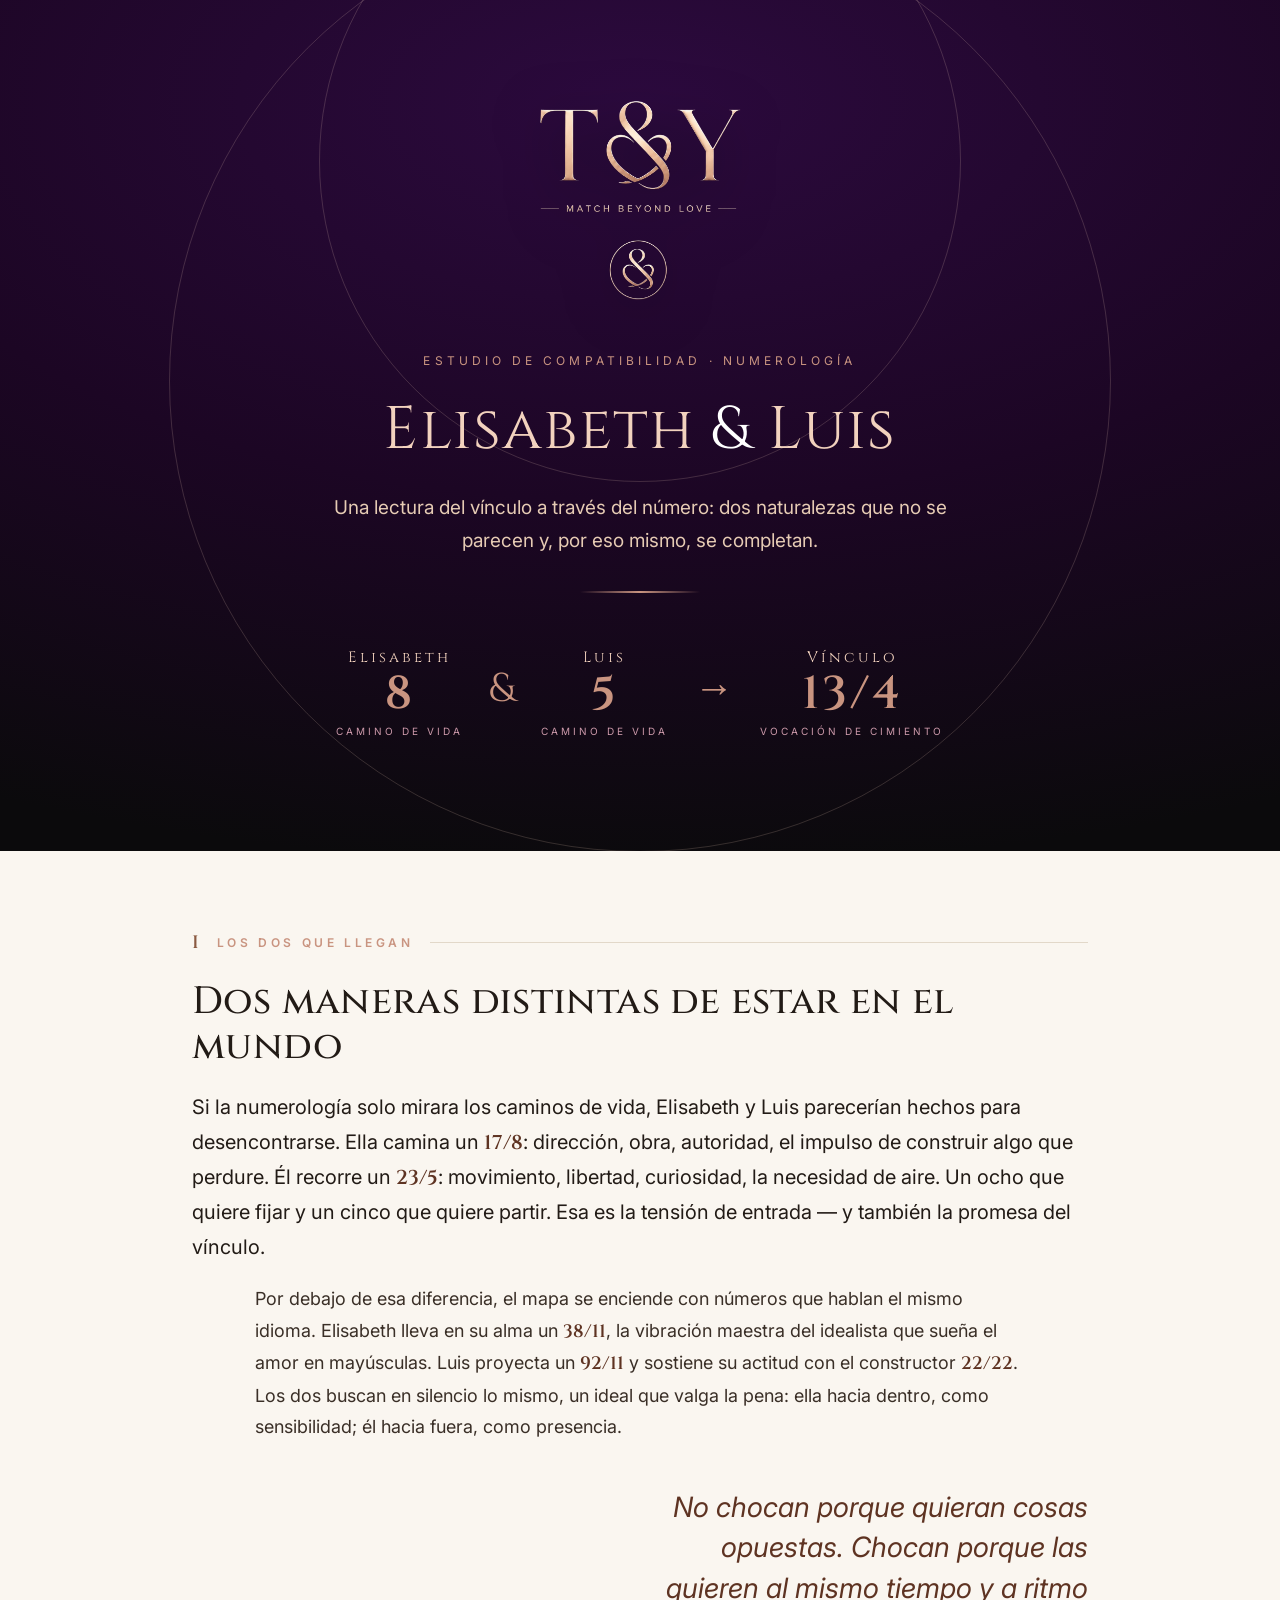
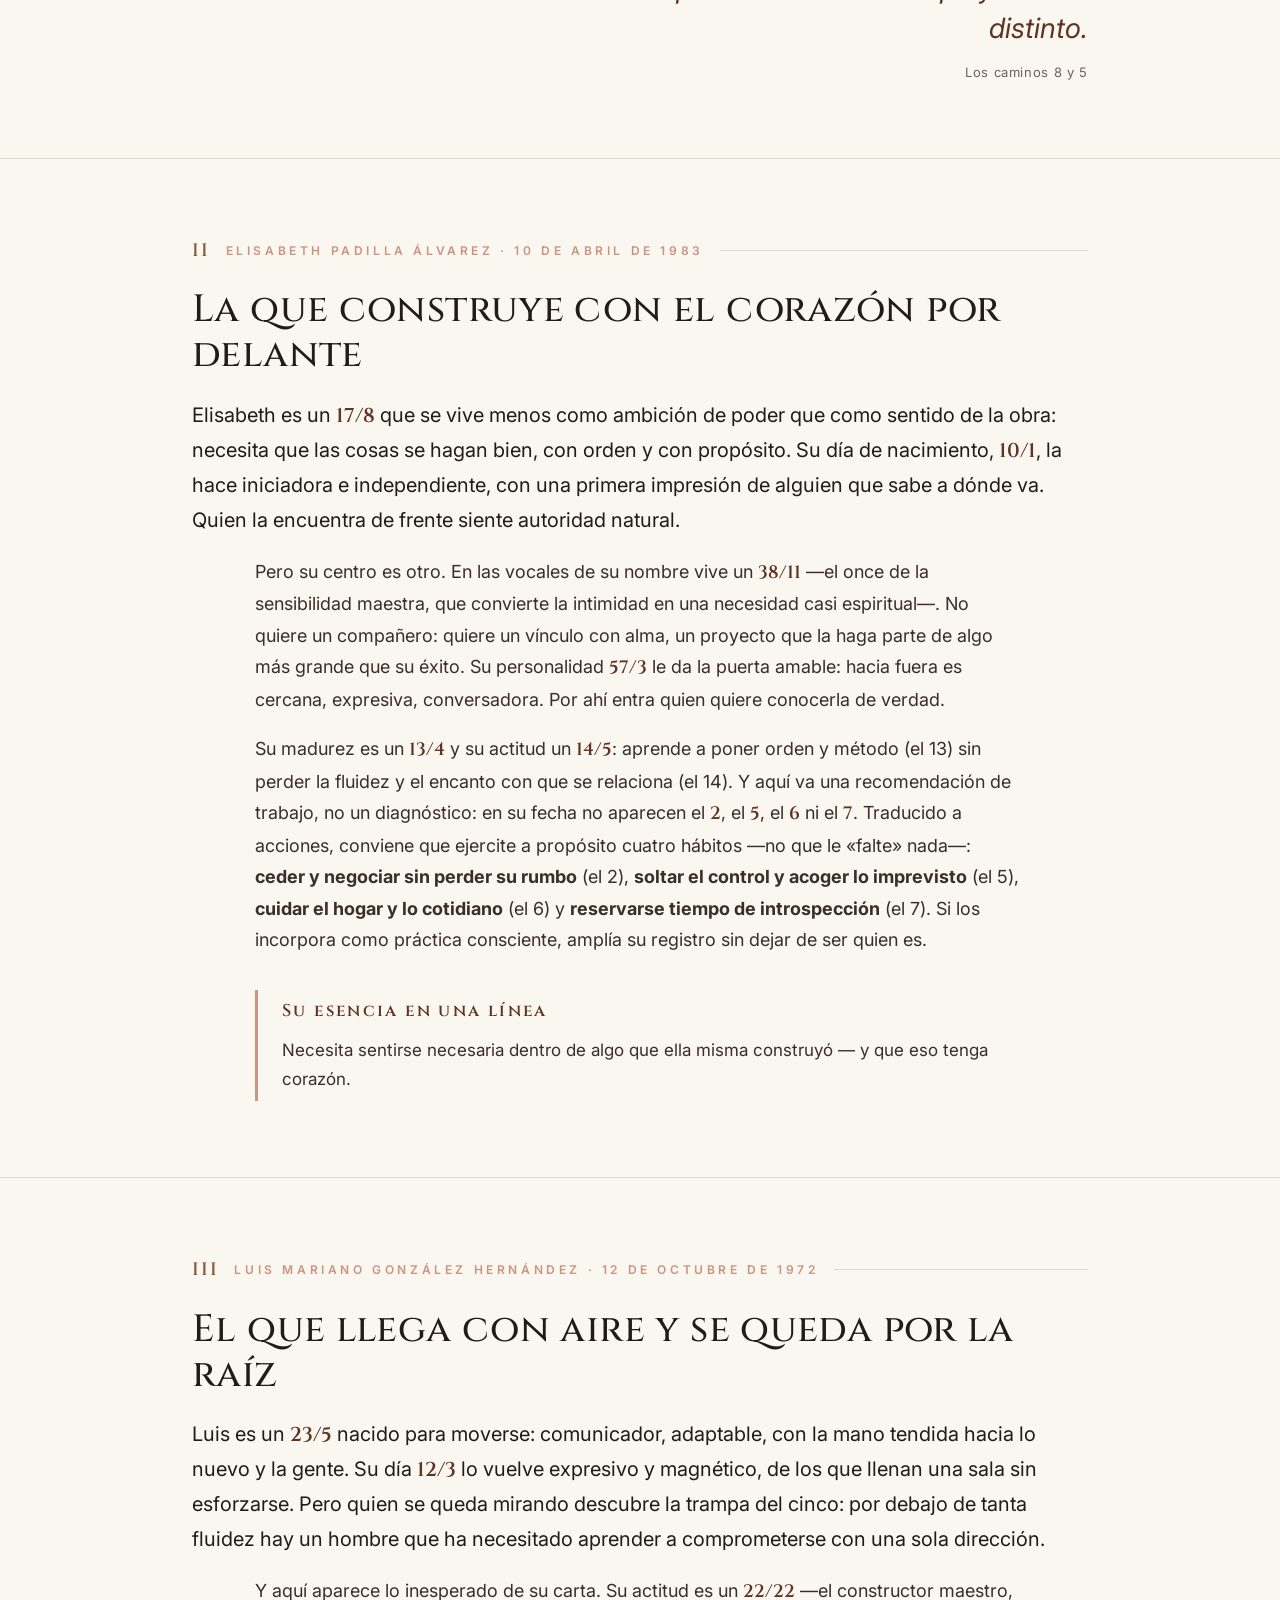
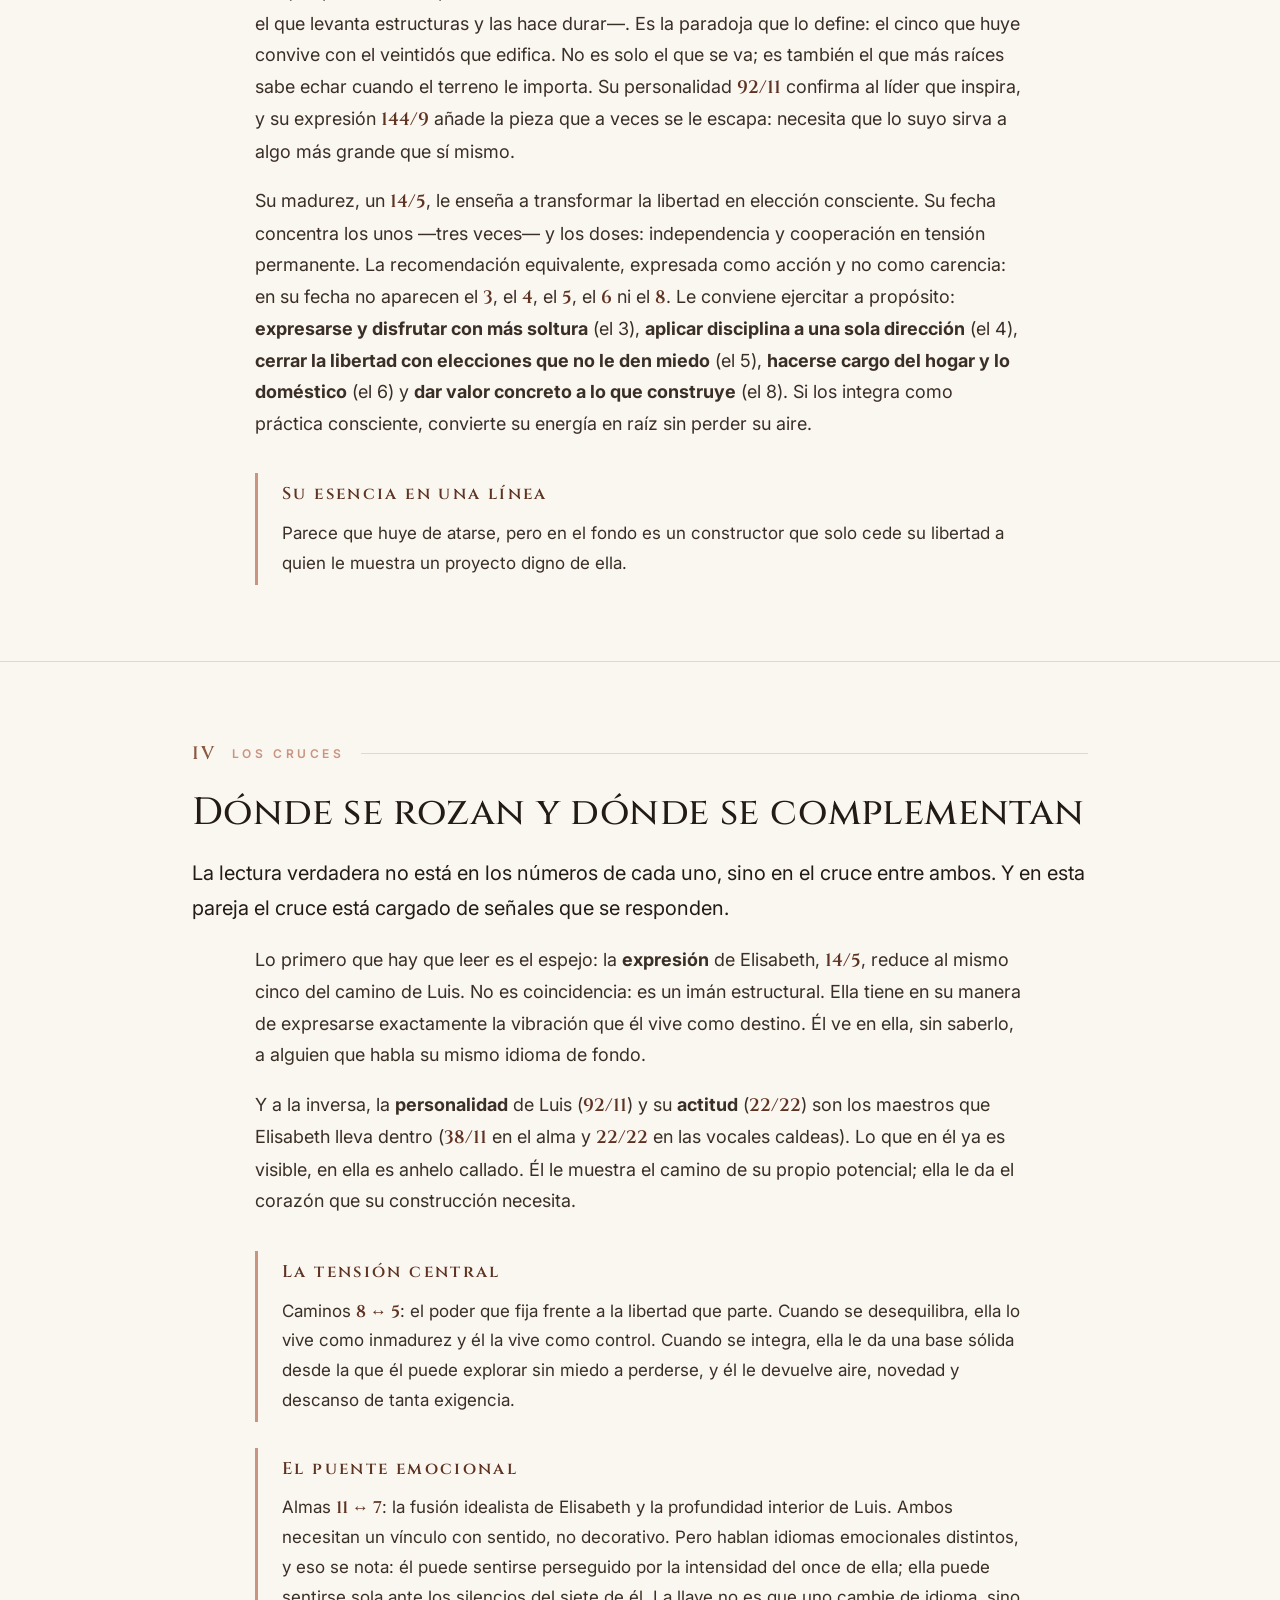
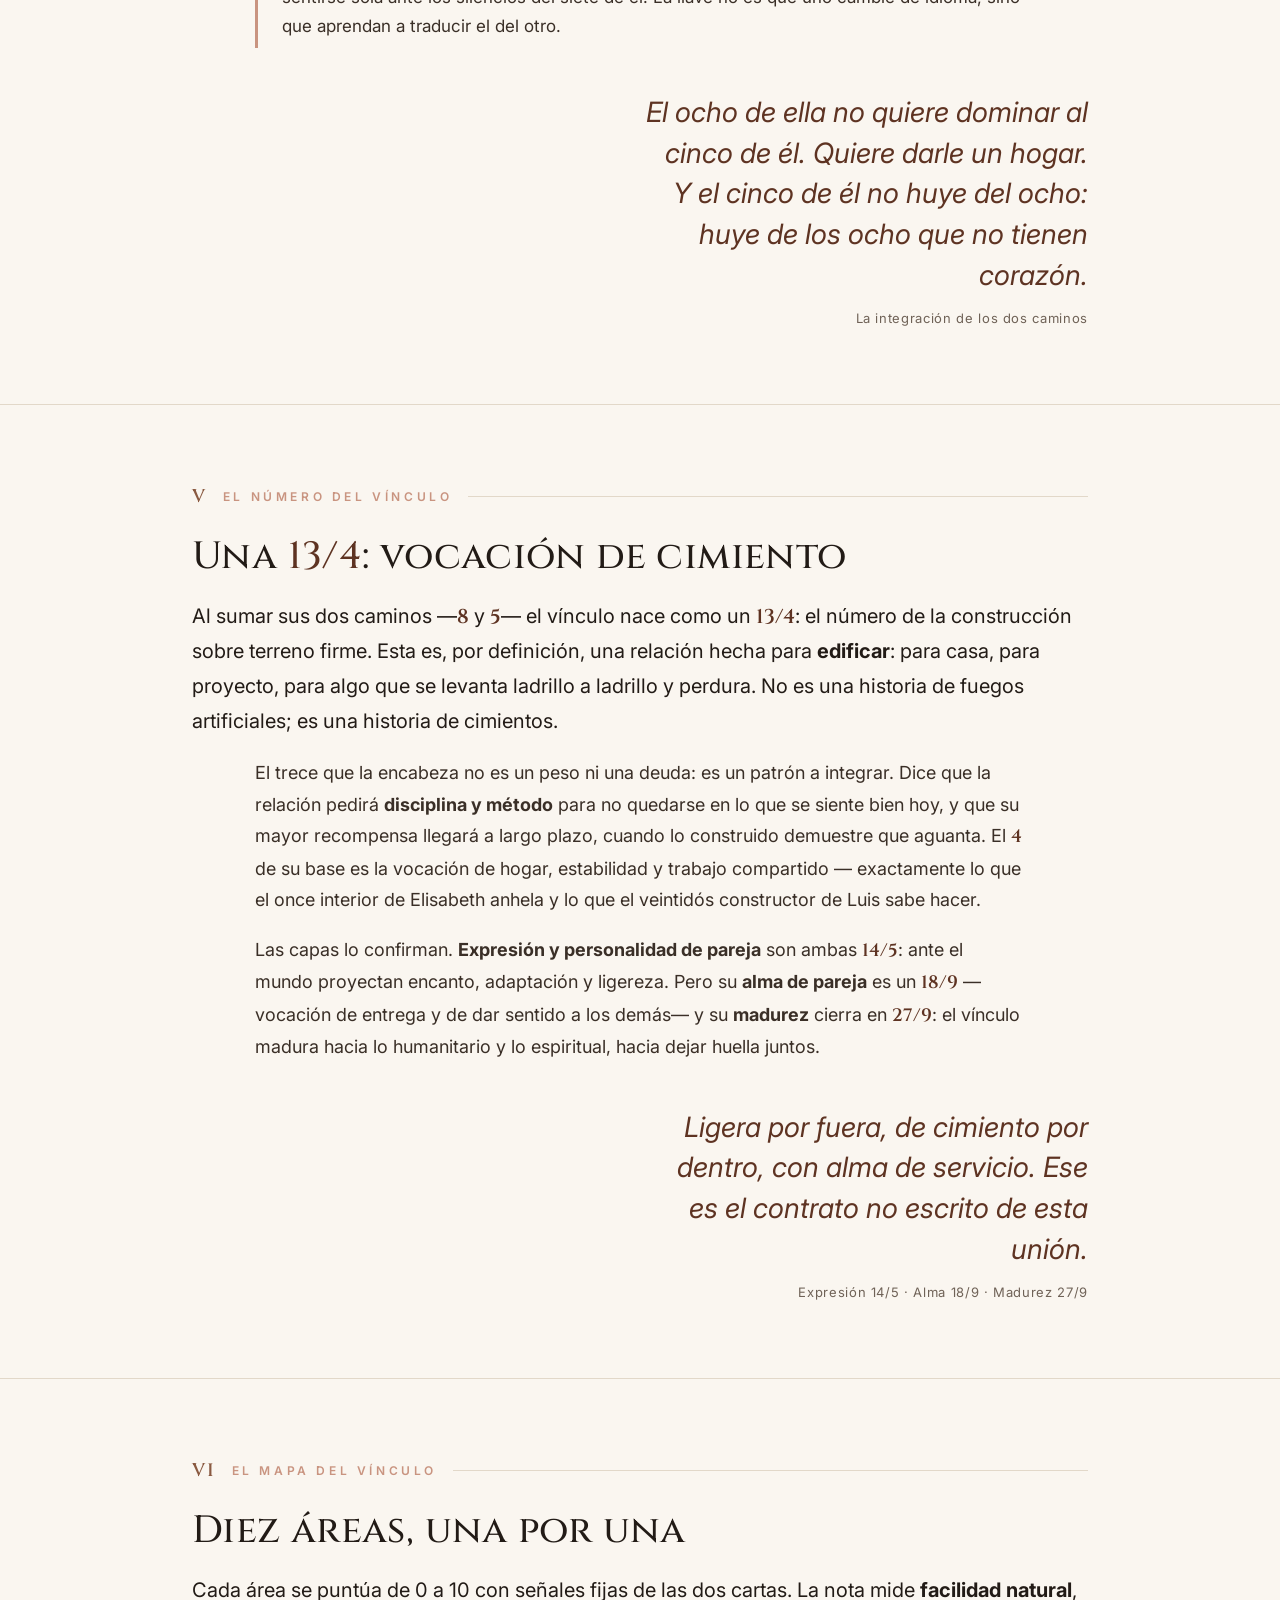
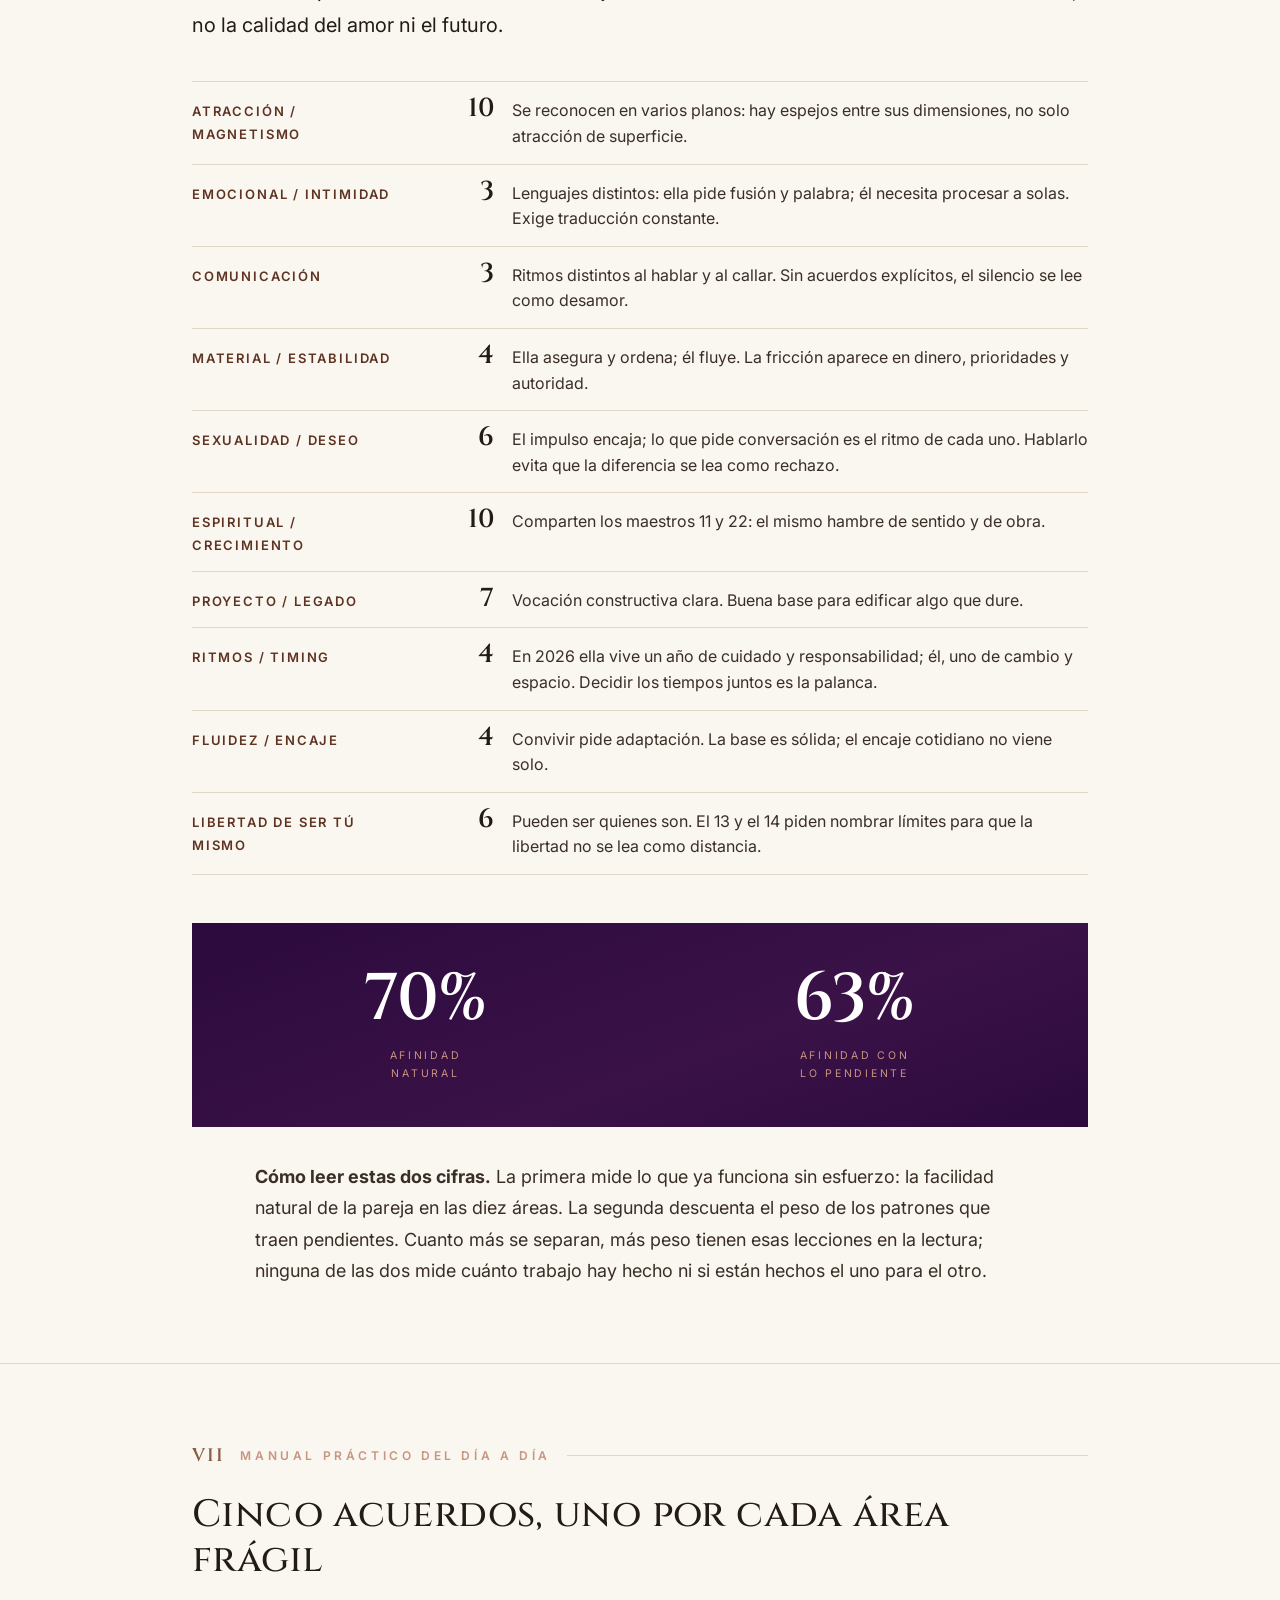
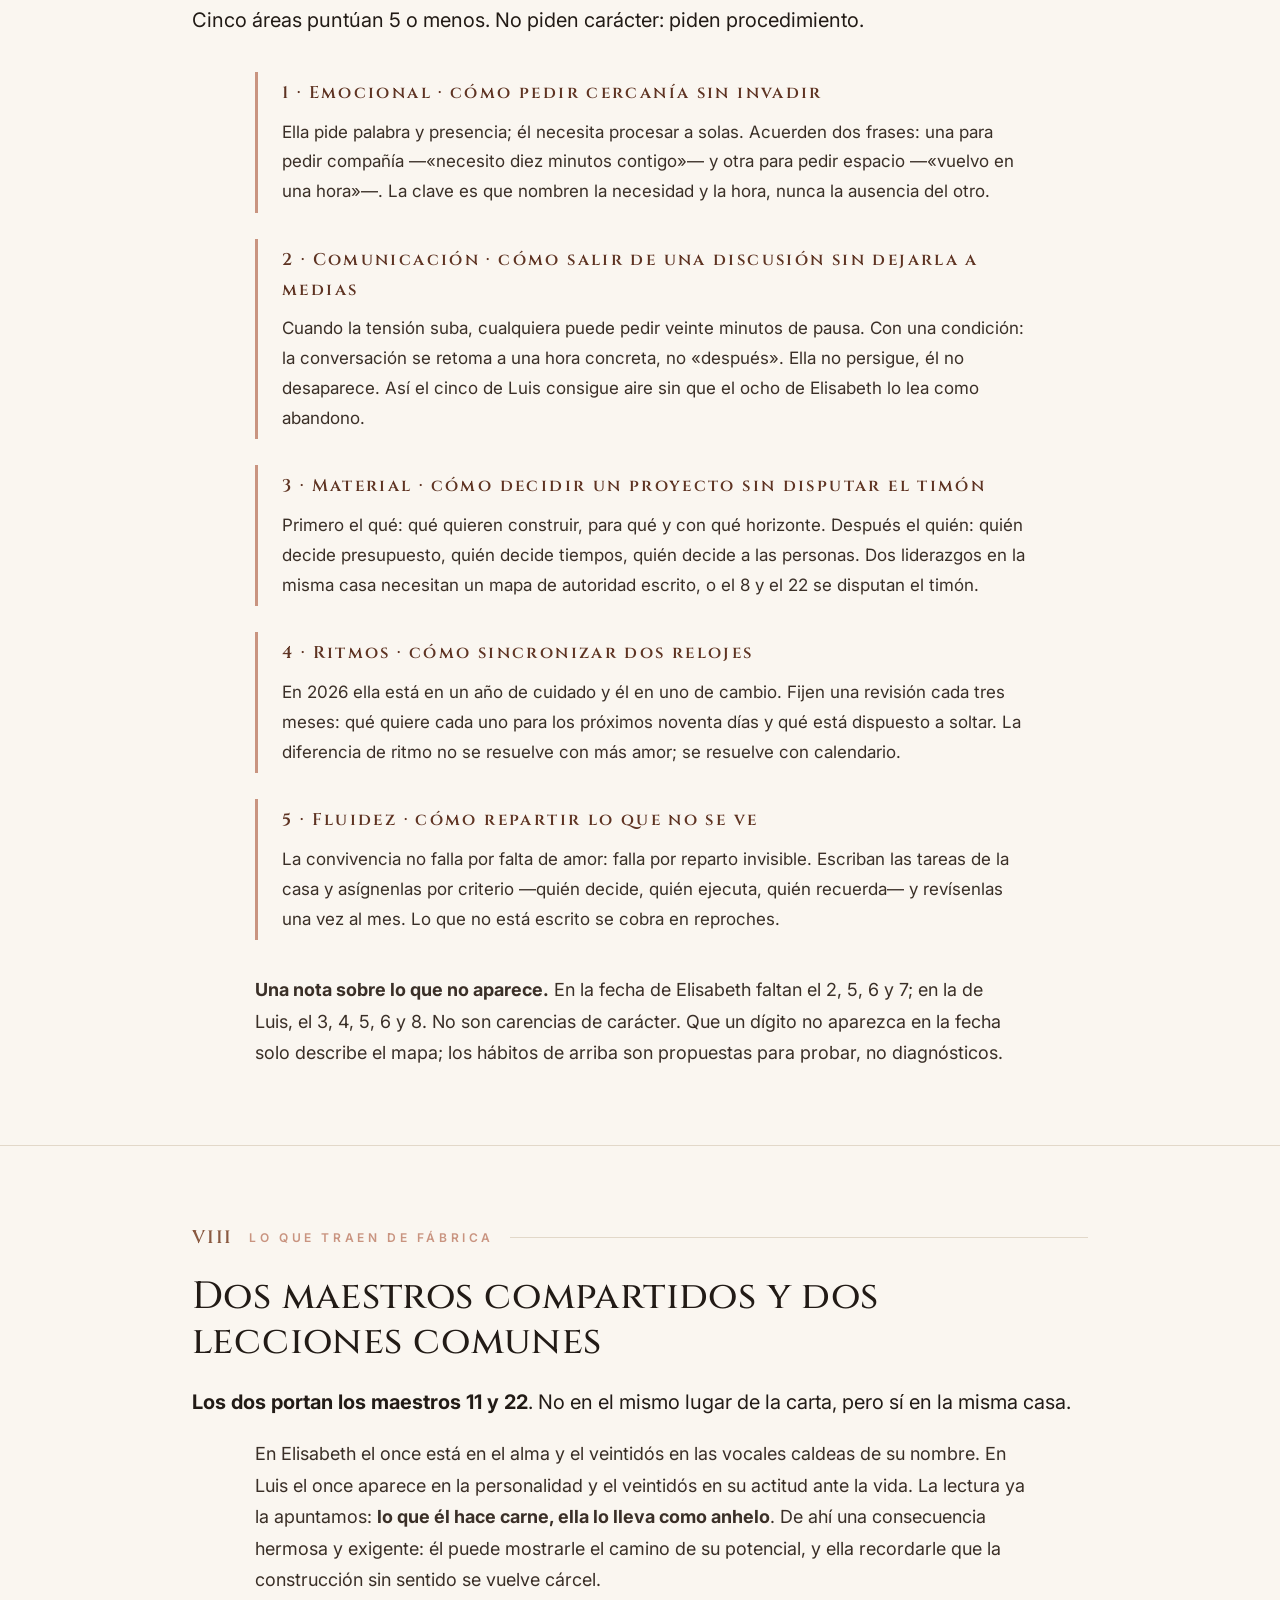
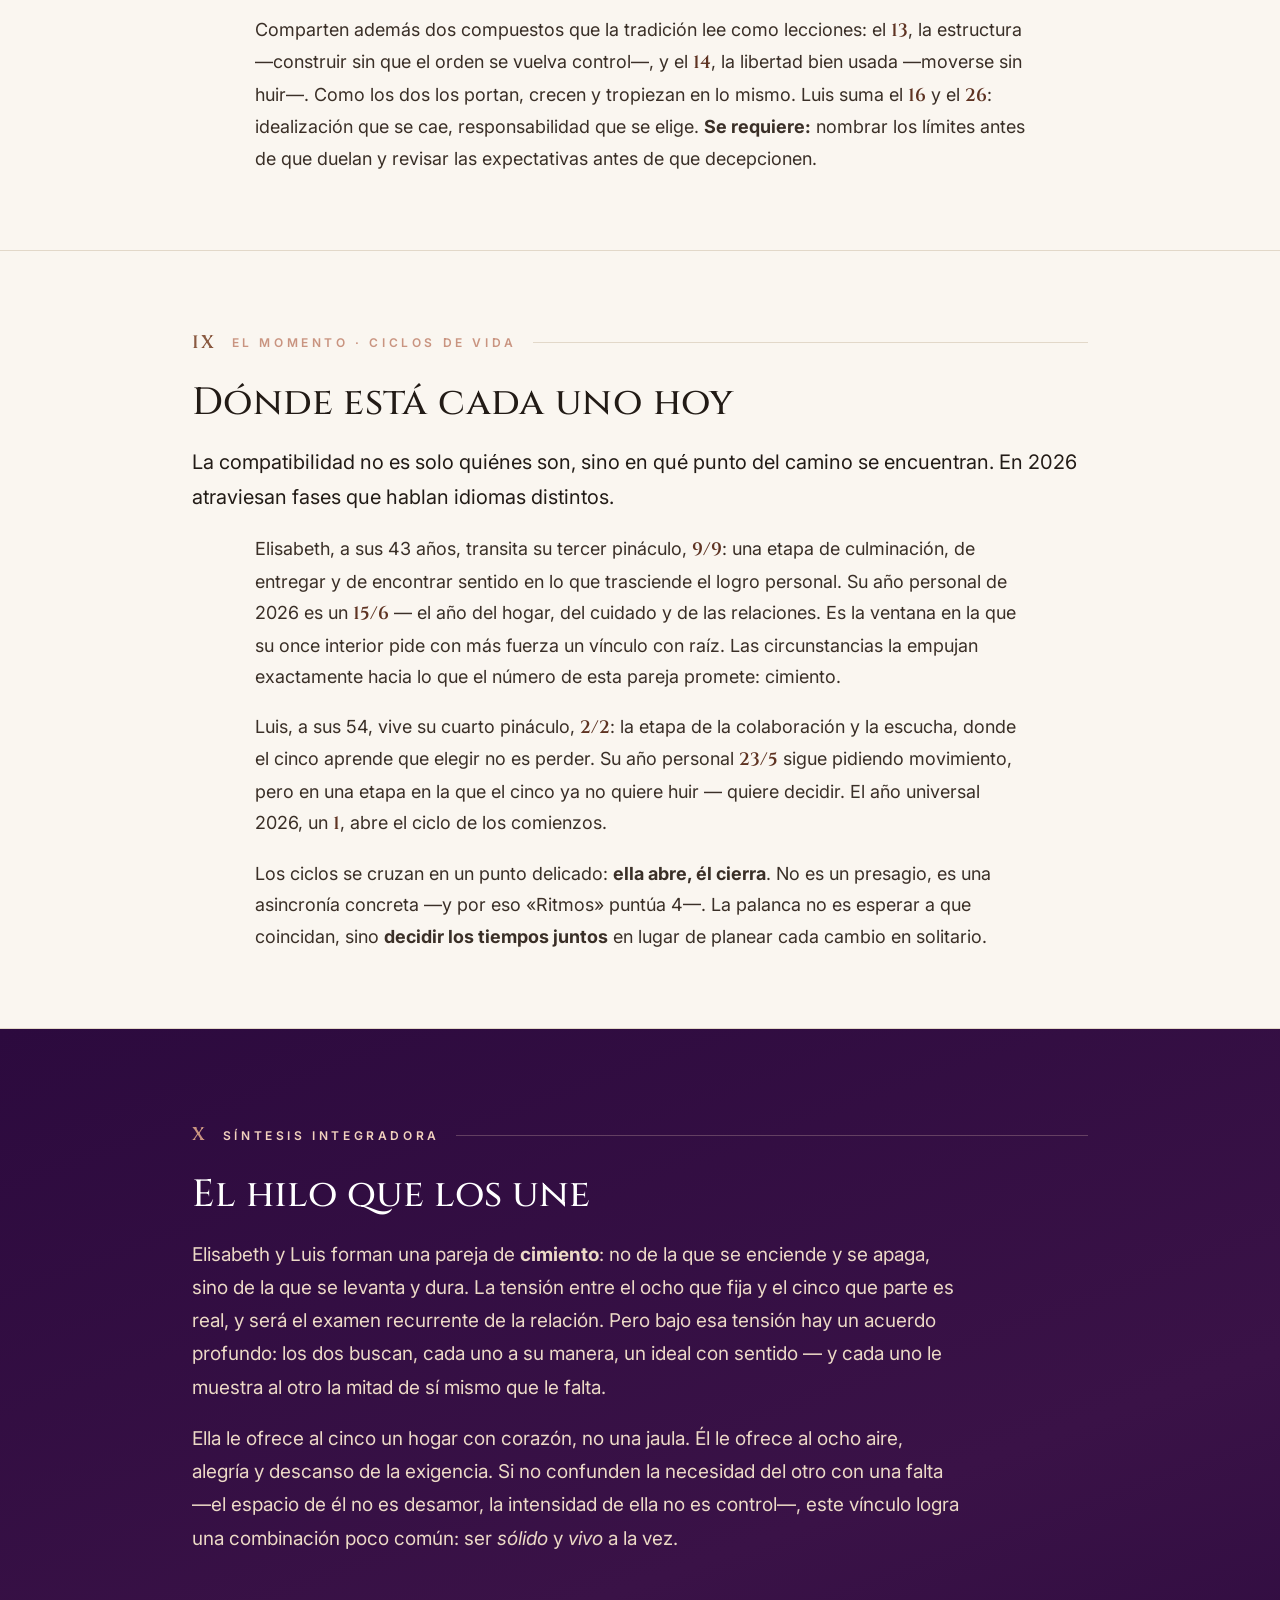
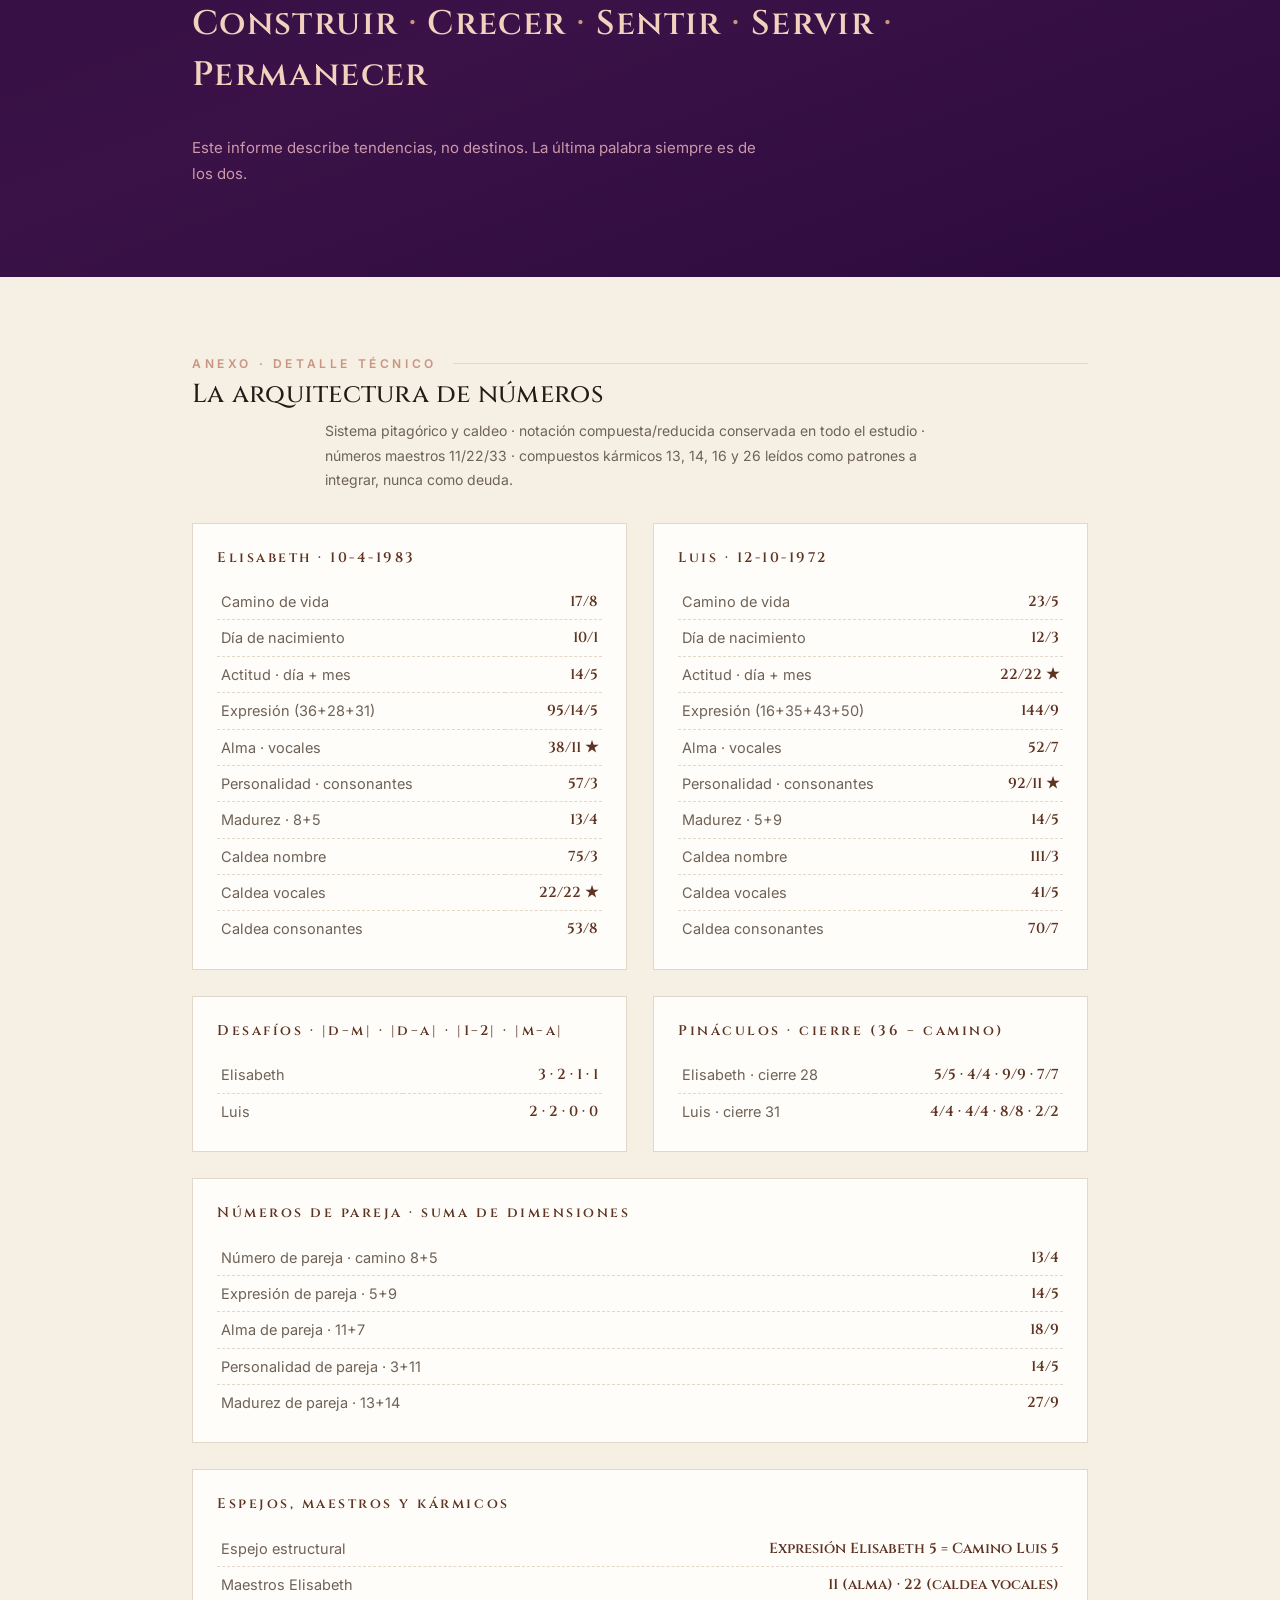
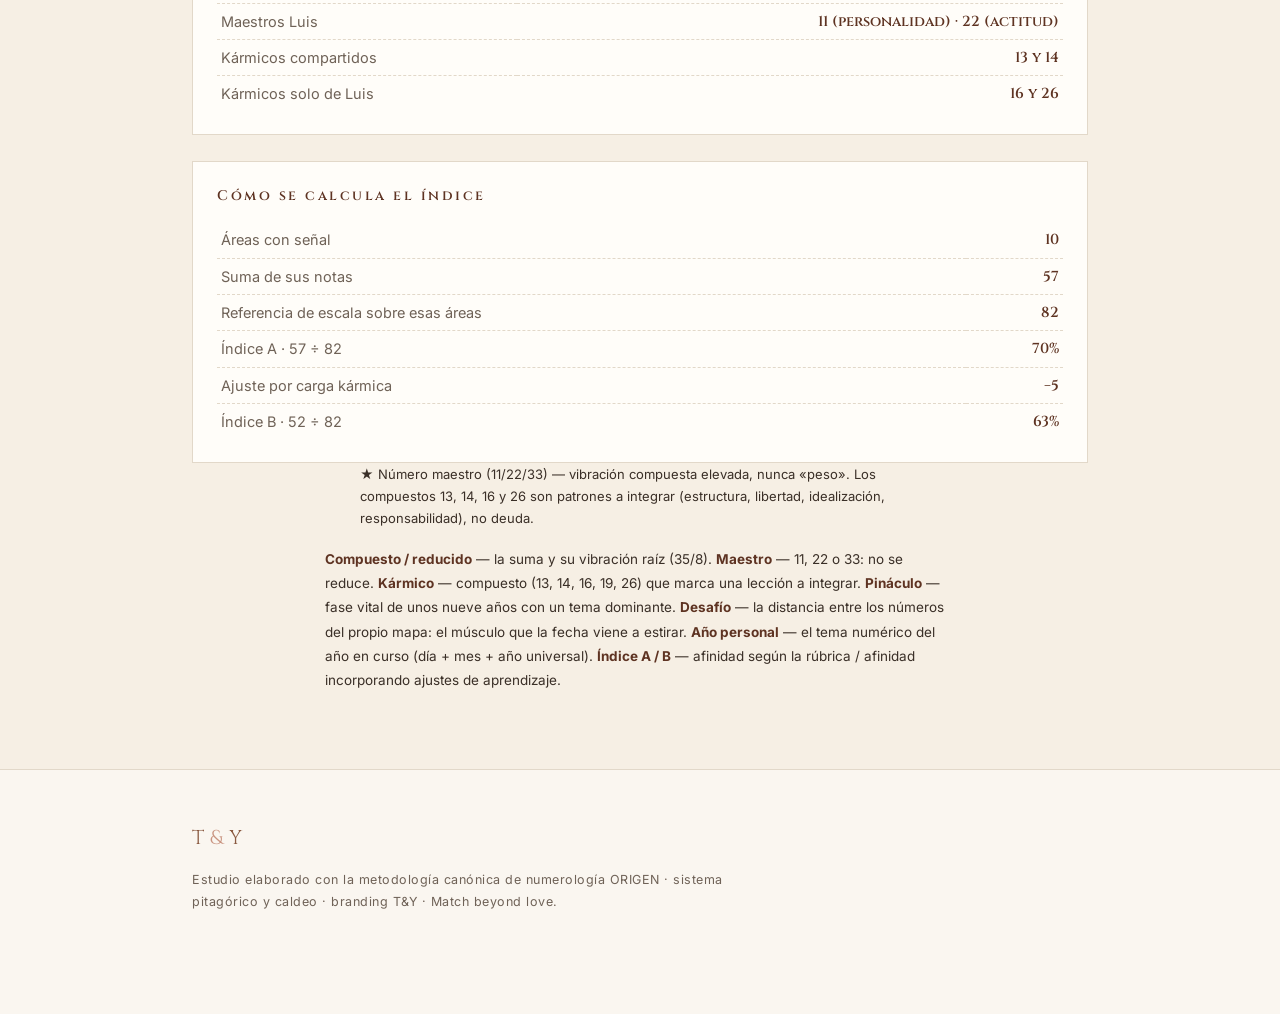
<file: numerologia/v2/index.html>
<!DOCTYPE html>
<html lang="es">
<head>
<meta charset="UTF-8">
<meta name="viewport" content="width=device-width, initial-scale=1.0">
<title>T&Y — Compatibilidad numerológica · Elisabeth &amp; Luis</title>
<link rel="preconnect" href="https://fonts.googleapis.com">
<link rel="preconnect" href="https://fonts.gstatic.com" crossorigin>
<link href="https://fonts.googleapis.com/css2?family=Cinzel:wght@400;500;600;700&family=Inter:wght@300;400;500;600&display=swap" rel="stylesheet">
<style>
:root{
  --plum:#2C0A3E; --plum-light:#4A0E5C; --noir:#0B0A0C;
  --champagne:#F2D2BE; --rose:#C99480; --bronze:#8A5A41; --copper:#5E3322;
  --ink:#221b16; --muted:#6f6257; --card:#fffdf9; --bg:#faf6f0;
  --line:#e2d8c9;
  --display:"Cinzel",serif; --serif:"Inter",system-ui,sans-serif; --sans:"Inter",system-ui,sans-serif;
}
*{margin:0;padding:0;box-sizing:border-box}
html{scroll-behavior:smooth}
body{background:var(--bg);color:var(--ink);font-family:var(--serif);font-size:18px;line-height:1.75;-webkit-font-smoothing:antialiased}
a{color:inherit}
.wrap{max-width:960px;margin:0 auto;padding:0 32px}
::selection{background:var(--rose);color:#fff}

/* ---------- fondo de ánimo: ciruela (numerología) ---------- */
.plum-hero{
  position:relative;color:var(--champagne);overflow:hidden;
  background:radial-gradient(ellipse 120% 90% at 50% 12%, var(--plum) 0%, #1c0624 52%, var(--noir) 100%);
  padding:96px 0 110px;text-align:center;
}
.plum-hero::before,.plum-hero::after{content:"";position:absolute;border-radius:50%;border:1px solid rgba(242,210,190,.18);pointer-events:none}
.plum-hero::before{width:640px;height:640px;left:50%;top:-160px;transform:translateX(-50%)}
.plum-hero::after{width:940px;height:940px;left:50%;top:-90px;transform:translateX(-50%)}

/* ---------- logo animado ---------- */
.logo-wrap{position:relative;width:min(210px,60vw);margin:0 auto;display:block}
.logo-wrap + .kicker{margin-top:36px}
.logo-wrap .hero-logo{width:100%;filter:drop-shadow(0 10px 26px rgba(0,0,0,.5));animation:logoFloat 6.5s ease-in-out infinite}
.logo-wrap .sheen{position:absolute;inset:0;pointer-events:none;
  -webkit-mask-image:url("ty-logo-ciruela.png");mask-image:url("ty-logo-ciruela.png");
  -webkit-mask-size:100% auto;mask-size:100% auto;-webkit-mask-repeat:no-repeat;mask-repeat:no-repeat;
  -webkit-mask-position:center;mask-position:center;
  background:linear-gradient(115deg,transparent 32%,rgba(255,255,255,0) 40%,rgba(255,244,230,.85) 49%,rgba(255,255,255,0) 58%,transparent 68%);
  background-size:250% 100%;background-repeat:no-repeat;background-position:-160% 0;
  mix-blend-mode:screen;animation:logoSheen 7s ease-in-out 1.2s infinite}
@keyframes logoFloat{0%,100%{transform:translateY(0)}50%{transform:translateY(-9px)}}
@keyframes logoSheen{0%{background-position:-170% 0}55%{background-position:170% 0}100%{background-position:170% 0}}
@media (prefers-reduced-motion:reduce){
  .logo-wrap .hero-logo,.logo-wrap .sheen{animation:none}
  .logo-wrap .hero-logo{filter:drop-shadow(0 10px 26px rgba(0,0,0,.5))}
  .logo-wrap .sheen{background:none}
}

.kicker{margin-top:64px;font-family:var(--sans);font-size:12px;letter-spacing:.34em;text-transform:uppercase;color:var(--rose)}
.plum-hero h1{font-family:var(--display);font-weight:400;font-size:clamp(34px,6vw,60px);line-height:1.1;margin-top:26px;letter-spacing:.02em;color:var(--champagne)}
.plum-hero h1 em{font-style:normal;color:#fff}
.plum-hero .lead{margin:28px auto 0;max-width:56ch;font-size:19px;color:#e6cbb4;font-family:var(--serif)}
.rule-hero{width:120px;height:2px;margin:34px auto 0;background:linear-gradient(90deg,transparent,var(--rose),transparent)}

.pair-badge{display:inline-flex;align-items:center;gap:26px;margin-top:52px}
.pair-badge .p{font-family:var(--display);font-size:15px;letter-spacing:.2em;color:var(--champagne)}
.pair-badge .n{display:block;font-family:var(--display);font-size:46px;font-weight:600;color:var(--rose);line-height:1}
.pair-badge .sub{display:block;font-family:var(--sans);font-size:10px;letter-spacing:.3em;color:#c9a;text-transform:uppercase;margin-top:6px}
.pair-badge .heart{font-family:var(--display);font-size:40px;color:var(--rose);transform:translateY(-4px)}

/* ---------- secciones editoriales ---------- */
main{padding:0 0 30px}
.section{padding:76px 0;border-bottom:1px solid var(--line)}
.sec-eyebrow{font-family:var(--sans);font-size:12px;letter-spacing:.3em;text-transform:uppercase;color:var(--rose);font-weight:600;display:flex;align-items:center;gap:16px}
.sec-eyebrow .roman{font-family:var(--display);font-size:18px;color:var(--bronze);letter-spacing:.1em}
.sec-eyebrow::after{content:"";flex:1;height:1px;background:var(--line)}
.section h2{font-family:var(--display);font-weight:500;font-size:clamp(26px,4vw,38px);line-height:1.18;margin:22px 0 20px;letter-spacing:.01em;color:var(--ink)}
.section h2 em{font-style:normal;color:var(--copper)}
.section p{max-width:70ch;margin:0 auto 0;color:#3a2f27}
.section p+p{margin-top:18px}
.section p.lead-p{font-size:20px;color:var(--ink);font-weight:400}
.section .num{font-family:var(--display);color:var(--copper);font-weight:600}
.lead-num{font-family:var(--display);font-size:22px;color:var(--copper);font-weight:600;letter-spacing:.02em}

.dialogue{margin:34px auto 0;max-width:70ch;border-left:3px solid var(--rose);padding:6px 0 6px 24px}
.dialogue+.dialogue{margin-top:26px}
.dialogue h3{font-family:var(--display);font-size:17px;letter-spacing:.14em;font-weight:600;color:var(--copper);margin-bottom:10px}
.dialogue p{font-size:17px;color:#3a2f27}

.pull{font-family:var(--serif);font-style:italic;font-size:clamp(22px,3vw,28px);line-height:1.45;color:var(--copper);max-width:26ch;margin:44px 0 0 auto;text-align:right;font-weight:400}
.pull small{display:block;font-style:normal;font-family:var(--sans);font-size:13px;color:var(--muted);margin-top:14px;letter-spacing:.05em}

/* ---------- tabla de áreas ---------- */
.areas{margin-top:38px;border-top:1px solid var(--line)}
.area-row{display:grid;grid-template-columns:210px 74px 1fr;gap:18px;align-items:baseline;padding:14px 0;border-bottom:1px solid var(--line)}
.area-row .a-name{font-family:var(--sans);font-size:13px;letter-spacing:.14em;text-transform:uppercase;color:var(--copper);font-weight:600}
.area-row .a-note{font-family:var(--display);font-size:26px;font-weight:600;color:var(--ink);text-align:right;line-height:1}
.area-row .a-note small{font-size:12px;color:var(--muted);font-weight:400}
.area-row .a-note.null{font-size:15px;letter-spacing:.08em;text-transform:uppercase;color:var(--muted);font-family:var(--sans)}
.area-row .a-text{font-size:16px;color:#3a2f27;line-height:1.6}

/* ---------- índice ---------- */
.index-block{margin-top:48px;background:linear-gradient(160deg,var(--plum) 0%,#3a1247 60%,var(--plum) 100%);
  color:var(--champagne);padding:44px 36px;display:grid;grid-template-columns:1fr 1fr;gap:34px}
.index-block .idx{text-align:center}
.index-block .idx .v{font-family:var(--display);font-size:clamp(44px,7vw,66px);font-weight:600;color:#fff;line-height:1}
.index-block .idx .l{font-family:var(--sans);font-size:10.5px;letter-spacing:.26em;text-transform:uppercase;color:var(--rose);margin-top:14px;line-height:1.7}
.math{margin-top:26px;font-family:var(--sans);font-size:14px;color:#e6cbb4;line-height:1.9}
.math b{color:#fff;font-weight:600}

/* ---------- cierre ---------- */
.sintesis{background:linear-gradient(160deg,var(--plum) 0%,#3a1247 60%,var(--plum) 100%);color:var(--champagne);border:none;padding:90px 0}
.sintesis .sec-eyebrow{color:var(--champagne)}
.sintesis .sec-eyebrow::after{background:rgba(242,210,190,.25)}
.sintesis h2{color:#fff}
.sintesis p{color:#ecd9c6;max-width:64ch;font-size:19px}

/* ---------- anexo ---------- */
.annex{background:var(--bg-soft,#f6efe4)}
.annex h2{font-family:var(--display);font-weight:500;font-size:26px;margin:6px 0 8px;color:var(--ink)}
.annex .note{font-family:var(--sans);font-size:14px;color:var(--muted);margin-bottom:30px}
.grid2{display:grid;grid-template-columns:1fr 1fr;gap:26px;margin-top:26px}
.an-card{border:1px solid var(--line);background:var(--card);padding:22px 24px}
.an-card h4{font-family:var(--display);font-size:14px;letter-spacing:.18em;font-weight:600;color:var(--copper);margin-bottom:14px}
.an-card table{width:100%;border-collapse:collapse;font-family:var(--sans);font-size:14.5px}
.an-card td{padding:5px 4px;border-bottom:1px dashed var(--line);color:#3a2f27}
.an-card td:last-child{text-align:right;font-family:var(--display);font-weight:600;color:var(--copper);white-space:nowrap}
.an-card tr:last-child td{border-bottom:none}
.an-card td.row{text-align:left;color:var(--muted)}
.couple{margin-top:26px}

.mono-note{margin-top:40px;font-family:var(--sans);font-size:13px;color:var(--muted);max-width:74ch;line-height:1.7}
.gloss{margin-top:26px;font-family:var(--sans);font-size:13.5px;color:#5c5046;line-height:1.8;max-width:74ch}
.gloss b{color:var(--copper)}
.footer{border-top:none;padding:50px 0 70px;background:var(--bg)}
.footer .brand{font-family:var(--display);color:var(--bronze);font-size:20px;letter-spacing:.3em}
.footer .brand .amp{color:var(--rose)}
.footer .foot-line{font-family:var(--sans);font-size:12.5px;color:var(--muted);letter-spacing:.04em;margin-top:14px;max-width:74ch;line-height:1.8}

@media(max-width:720px){
  .grid2{grid-template-columns:1fr}
  .pair-badge{flex-direction:column;gap:18px}
  .pull{margin:36px 0 0}
  .area-row{grid-template-columns:1fr 60px;gap:10px}
  .area-row .a-text{grid-column:1/-1}
  .index-block{grid-template-columns:1fr;padding:34px 22px}
}
</style>
</head>
<body>

<!-- ================= HERO / CIRUELA ================= -->
<header class="plum-hero">
  <div class="wrap">
    <div class="logo-wrap"><img class="hero-logo" src="ty-logo-ciruela.png" alt="T&amp;Y — Match beyond love">
      <span class="sheen" aria-hidden="true"></span>
    </div>
    <div class="kicker">Estudio de Compatibilidad · Numerología</div>
    <h1>Elisabeth <em>&amp;</em> Luis</h1>
    <p class="lead">Una lectura del vínculo a través del número: dos naturalezas que no se parecen y, por eso mismo, se completan.</p>
    <div class="rule-hero"></div>
    <div class="pair-badge">
      <div class="p">Elisabeth<span class="n">8</span><span class="sub">Camino de vida</span></div>
      <div class="heart">&amp;</div>
      <div class="p">Luis<span class="n">5</span><span class="sub">Camino de vida</span></div>
      <div class="heart">&rarr;</div>
      <div class="p">Vínculo<span class="n">13/4</span><span class="sub">Vocación de cimiento</span></div>
    </div>
  </div>
</header>

<main>

<!-- ============ I ============ -->
<section class="section">
  <div class="wrap">
    <div class="sec-eyebrow"><span class="roman">I</span> Los dos que llegan</div>
    <h2>Dos maneras distintas de estar en el mundo</h2>
    <p class="lead-p">Si la numerología solo mirara los caminos de vida, Elisabeth y Luis parecerían hechos para desencontrarse. Ella camina un <span class="num">17/8</span>: dirección, obra, autoridad, el impulso de construir algo que perdure. Él recorre un <span class="num">23/5</span>: movimiento, libertad, curiosidad, la necesidad de aire. Un ocho que quiere fijar y un cinco que quiere partir. Esa es la tensión de entrada — y también la promesa del vínculo.</p>
    <p>Por debajo de esa diferencia, el mapa se enciende con números que hablan el mismo idioma. Elisabeth lleva en su alma un <span class="num">38/11</span>, la vibración maestra del idealista que sueña el amor en mayúsculas. Luis proyecta un <span class="num">92/11</span> y sostiene su actitud con el constructor <span class="num">22/22</span>. Los dos buscan en silencio lo mismo, un ideal que valga la pena: ella hacia dentro, como sensibilidad; él hacia fuera, como presencia.</p>
    <div class="pull">No chocan porque quieran cosas opuestas. Chocan porque las quieren <em>al mismo tiempo</em> y a ritmo distinto.<small>Los caminos 8 y 5</small></div>
  </div>
</section>

<!-- ============ II ============ -->
<section class="section">
  <div class="wrap">
    <div class="sec-eyebrow"><span class="roman">II</span> Elisabeth Padilla Álvarez · 10 de abril de 1983</div>
    <h2>La que construye con el corazón por delante</h2>
    <p class="lead-p">Elisabeth es un <span class="num">17/8</span> que se vive menos como ambición de poder que como sentido de la obra: necesita que las cosas se hagan bien, con orden y con propósito. Su día de nacimiento, <span class="num">10/1</span>, la hace iniciadora e independiente, con una primera impresión de alguien que sabe a dónde va. Quien la encuentra de frente siente autoridad natural.</p>
    <p>Pero su centro es otro. En las vocales de su nombre vive un <span class="num">38/11</span> —el once de la sensibilidad maestra, que convierte la intimidad en una necesidad casi espiritual—. No quiere un compañero: quiere un vínculo con alma, un proyecto que la haga parte de algo más grande que su éxito. Su personalidad <span class="num">57/3</span> le da la puerta amable: hacia fuera es cercana, expresiva, conversadora. Por ahí entra quien quiere conocerla de verdad.</p>
    <p>Su madurez es un <span class="num">13/4</span> y su actitud un <span class="num">14/5</span>: aprende a poner orden y método (el 13) sin perder la fluidez y el encanto con que se relaciona (el 14). Y aquí va una recomendación de trabajo, no un diagnóstico: en su fecha no aparecen el <span class="num">2</span>, el <span class="num">5</span>, el <span class="num">6</span> ni el <span class="num">7</span>. Traducido a acciones, conviene que ejercite a propósito cuatro hábitos —no que le «falte» nada—: <strong>ceder y negociar sin perder su rumbo</strong> (el 2), <strong>soltar el control y acoger lo imprevisto</strong> (el 5), <strong>cuidar el hogar y lo cotidiano</strong> (el 6) y <strong>reservarse tiempo de introspección</strong> (el 7). Si los incorpora como práctica consciente, amplía su registro sin dejar de ser quien es.</p>
    <div class="dialogue">
      <h3>Su esencia en una línea</h3>
      <p>Necesita sentirse necesaria dentro de algo que ella misma construyó — y que eso tenga corazón.</p>
    </div>
  </div>
</section>

<!-- ============ III ============ -->
<section class="section">
  <div class="wrap">
    <div class="sec-eyebrow"><span class="roman">III</span> Luis Mariano González Hernández · 12 de octubre de 1972</div>
    <h2>El que llega con aire y se queda por la raíz</h2>
    <p class="lead-p">Luis es un <span class="num">23/5</span> nacido para moverse: comunicador, adaptable, con la mano tendida hacia lo nuevo y la gente. Su día <span class="num">12/3</span> lo vuelve expresivo y magnético, de los que llenan una sala sin esforzarse. Pero quien se queda mirando descubre la trampa del cinco: por debajo de tanta fluidez hay un hombre que ha necesitado aprender a comprometerse con una sola dirección.</p>
    <p>Y aquí aparece lo inesperado de su carta. Su actitud es un <span class="num">22/22</span> —el constructor maestro, el que levanta estructuras y las hace durar—. Es la paradoja que lo define: el cinco que huye convive con el veintidós que edifica. No es solo el que se va; es también el que más raíces sabe echar cuando el terreno le importa. Su personalidad <span class="num">92/11</span> confirma al líder que inspira, y su expresión <span class="num">144/9</span> añade la pieza que a veces se le escapa: necesita que lo suyo sirva a algo más grande que sí mismo.</p>
    <p>Su madurez, un <span class="num">14/5</span>, le enseña a transformar la libertad en elección consciente. Su fecha concentra los unos —tres veces— y los doses: independencia y cooperación en tensión permanente. La recomendación equivalente, expresada como acción y no como carencia: en su fecha no aparecen el <span class="num">3</span>, el <span class="num">4</span>, el <span class="num">5</span>, el <span class="num">6</span> ni el <span class="num">8</span>. Le conviene ejercitar a propósito: <strong>expresarse y disfrutar con más soltura</strong> (el 3), <strong>aplicar disciplina a una sola dirección</strong> (el 4), <strong>cerrar la libertad con elecciones que no le den miedo</strong> (el 5), <strong>hacerse cargo del hogar y lo doméstico</strong> (el 6) y <strong>dar valor concreto a lo que construye</strong> (el 8). Si los integra como práctica consciente, convierte su energía en raíz sin perder su aire.</p>
    <div class="dialogue">
      <h3>Su esencia en una línea</h3>
      <p>Parece que huye de atarse, pero en el fondo es un constructor que solo cede su libertad a quien le muestra un proyecto digno de ella.</p>
    </div>
  </div>
</section>

<!-- ============ IV ============ -->
<section class="section">
  <div class="wrap">
    <div class="sec-eyebrow"><span class="roman">IV</span> Los cruces</div>
    <h2>Dónde se rozan y dónde se complementan</h2>
    <p class="lead-p">La lectura verdadera no está en los números de cada uno, sino en el cruce entre ambos. Y en esta pareja el cruce está cargado de señales que se responden.</p>
    <p>Lo primero que hay que leer es el espejo: la <strong>expresión</strong> de Elisabeth, <span class="num">14/5</span>, reduce al mismo cinco del camino de Luis. No es coincidencia: es un imán estructural. Ella tiene en su manera de expresarse exactamente la vibración que él vive como destino. Él ve en ella, sin saberlo, a alguien que habla su mismo idioma de fondo.</p>
    <p>Y a la inversa, la <strong>personalidad</strong> de Luis (<span class="num">92/11</span>) y su <strong>actitud</strong> (<span class="num">22/22</span>) son los maestros que Elisabeth lleva dentro (<span class="num">38/11</span> en el alma y <span class="num">22/22</span> en las vocales caldeas). Lo que en él ya es visible, en ella es anhelo callado. Él le muestra el camino de su propio potencial; ella le da el corazón que su construcción necesita.</p>
    <div class="dialogue">
      <h3>La tensión central</h3>
      <p>Caminos <span class="num">8 ↔ 5</span>: el poder que fija frente a la libertad que parte. Cuando se desequilibra, ella lo vive como inmadurez y él la vive como control. Cuando se integra, ella le da una base sólida desde la que él puede explorar sin miedo a perderse, y él le devuelve aire, novedad y descanso de tanta exigencia.</p>
    </div>
    <div class="dialogue">
      <h3>El puente emocional</h3>
      <p>Almas <span class="num">11 ↔ 7</span>: la fusión idealista de Elisabeth y la profundidad interior de Luis. Ambos necesitan un vínculo con sentido, no decorativo. Pero hablan idiomas emocionales distintos, y eso se nota: él puede sentirse perseguido por la intensidad del once de ella; ella puede sentirse sola ante los silencios del siete de él. La llave no es que uno cambie de idioma, sino que aprendan a traducir el del otro.</p>
    </div>
    <div class="pull">El ocho de ella no quiere dominar al cinco de él. Quiere darle un hogar. Y el cinco de él no huye del ocho: huye de los ocho que no tienen corazón.<small>La integración de los dos caminos</small></div>
  </div>
</section>

<!-- ============ V ============ -->
<section class="section">
  <div class="wrap">
    <div class="sec-eyebrow"><span class="roman">V</span> El número del vínculo</div>
    <h2>Una <em>13/4</em>: vocación de cimiento</h2>
    <p class="lead-p">Al sumar sus dos caminos —<span class="num">8</span> y <span class="num">5</span>— el vínculo nace como un <span class="num">13/4</span>: el número de la construcción sobre terreno firme. Esta es, por definición, una relación hecha para <strong>edificar</strong>: para casa, para proyecto, para algo que se levanta ladrillo a ladrillo y perdura. No es una historia de fuegos artificiales; es una historia de cimientos.</p>
    <p>El trece que la encabeza no es un peso ni una deuda: es un patrón a integrar. Dice que la relación pedirá <strong>disciplina y método</strong> para no quedarse en lo que se siente bien hoy, y que su mayor recompensa llegará a largo plazo, cuando lo construido demuestre que aguanta. El <span class="num">4</span> de su base es la vocación de hogar, estabilidad y trabajo compartido — exactamente lo que el once interior de Elisabeth anhela y lo que el veintidós constructor de Luis sabe hacer.</p>
    <p>Las capas lo confirman. <strong>Expresión y personalidad de pareja</strong> son ambas <span class="num">14/5</span>: ante el mundo proyectan encanto, adaptación y ligereza. Pero su <strong>alma de pareja</strong> es un <span class="num">18/9</span> —vocación de entrega y de dar sentido a los demás— y su <strong>madurez</strong> cierra en <span class="num">27/9</span>: el vínculo madura hacia lo humanitario y lo espiritual, hacia dejar huella juntos.</p>
    <div class="pull">Ligera por fuera, de cimiento por dentro, con alma de servicio. Ese es el contrato no escrito de esta unión.<small>Expresión 14/5 · Alma 18/9 · Madurez 27/9</small></div>
  </div>
</section>

<!-- ============ VI · AREAS + ÍNDICE ============ -->
<section class="section">
  <div class="wrap">
    <div class="sec-eyebrow"><span class="roman">VI</span> El mapa del vínculo</div>
    <h2>Diez áreas, una por una</h2>
    <p class="lead-p">Cada área se puntúa de 0 a 10 con señales fijas de las dos cartas. La nota mide <strong>facilidad natural</strong>, no la calidad del amor ni el futuro.</p>

    <div class="areas">
      <div class="area-row"><div class="a-name">Atracción / magnetismo</div><div class="a-note">10</div><div class="a-text">Se reconocen en varios planos: hay espejos entre sus dimensiones, no solo atracción de superficie.</div></div>
      <div class="area-row"><div class="a-name">Emocional / intimidad</div><div class="a-note">3</div><div class="a-text">Lenguajes distintos: ella pide fusión y palabra; él necesita procesar a solas. Exige traducción constante.</div></div>
      <div class="area-row"><div class="a-name">Comunicación</div><div class="a-note">3</div><div class="a-text">Ritmos distintos al hablar y al callar. Sin acuerdos explícitos, el silencio se lee como desamor.</div></div>
      <div class="area-row"><div class="a-name">Material / estabilidad</div><div class="a-note">4</div><div class="a-text">Ella asegura y ordena; él fluye. La fricción aparece en dinero, prioridades y autoridad.</div></div>
      <div class="area-row"><div class="a-name">Sexualidad / deseo</div><div class="a-note">6</div><div class="a-text">El impulso encaja; lo que pide conversación es el ritmo de cada uno. Hablarlo evita que la diferencia se lea como rechazo.</div></div>
      <div class="area-row"><div class="a-name">Espiritual / crecimiento</div><div class="a-note">10</div><div class="a-text">Comparten los maestros 11 y 22: el mismo hambre de sentido y de obra.</div></div>
      <div class="area-row"><div class="a-name">Proyecto / legado</div><div class="a-note">7</div><div class="a-text">Vocación constructiva clara. Buena base para edificar algo que dure.</div></div>
      <div class="area-row"><div class="a-name">Ritmos / timing</div><div class="a-note">4</div><div class="a-text">En 2026 ella vive un año de cuidado y responsabilidad; él, uno de cambio y espacio. Decidir los tiempos juntos es la palanca.</div></div>
      <div class="area-row"><div class="a-name">Fluidez / encaje</div><div class="a-note">4</div><div class="a-text">Convivir pide adaptación. La base es sólida; el encaje cotidiano no viene solo.</div></div>
      <div class="area-row"><div class="a-name">Libertad de ser tú mismo</div><div class="a-note">6</div><div class="a-text">Pueden ser quienes son. El 13 y el 14 piden nombrar límites para que la libertad no se lea como distancia.</div></div>
    </div>

    <div class="index-block">
      <div class="idx"><div class="v">70%</div><div class="l">Afinidad<br>natural</div></div>
      <div class="idx"><div class="v">63%</div><div class="l">Afinidad con<br>lo pendiente</div></div>
    </div>

    <p style="margin-top:34px"><strong>Cómo leer estas dos cifras.</strong> La primera mide lo que ya funciona sin esfuerzo: la facilidad natural de la pareja en las diez áreas. La segunda descuenta el peso de los patrones que traen pendientes. Cuanto más se separan, más peso tienen esas lecciones en la lectura; ninguna de las dos mide cuánto trabajo hay hecho ni si están hechos el uno para el otro.</p>
  </div>
</section>

<!-- ============ VII · MANUAL ============ -->
<section class="section">
  <div class="wrap">
    <div class="sec-eyebrow"><span class="roman">VII</span> Manual práctico del día a día</div>
    <h2>Cinco acuerdos, uno por cada área frágil</h2>
    <p class="lead-p">Cinco áreas puntúan 5 o menos. No piden carácter: piden procedimiento.</p>

    <div class="dialogue">
      <h3>1 · Emocional · cómo pedir cercanía sin invadir</h3>
      <p>Ella pide palabra y presencia; él necesita procesar a solas. Acuerden dos frases: una para pedir compañía —«necesito diez minutos contigo»— y otra para pedir espacio —«vuelvo en una hora»—. La clave es que nombren la necesidad y la hora, nunca la ausencia del otro.</p>
    </div>

    <div class="dialogue">
      <h3>2 · Comunicación · cómo salir de una discusión sin dejarla a medias</h3>
      <p>Cuando la tensión suba, cualquiera puede pedir veinte minutos de pausa. Con una condición: la conversación se retoma a una hora concreta, no «después». Ella no persigue, él no desaparece. Así el cinco de Luis consigue aire sin que el ocho de Elisabeth lo lea como abandono.</p>
    </div>

    <div class="dialogue">
      <h3>3 · Material · cómo decidir un proyecto sin disputar el timón</h3>
      <p>Primero el qué: qué quieren construir, para qué y con qué horizonte. Después el quién: quién decide presupuesto, quién decide tiempos, quién decide a las personas. Dos liderazgos en la misma casa necesitan un mapa de autoridad escrito, o el 8 y el 22 se disputan el timón.</p>
    </div>

    <div class="dialogue">
      <h3>4 · Ritmos · cómo sincronizar dos relojes</h3>
      <p>En 2026 ella está en un año de cuidado y él en uno de cambio. Fijen una revisión cada tres meses: qué quiere cada uno para los próximos noventa días y qué está dispuesto a soltar. La diferencia de ritmo no se resuelve con más amor; se resuelve con calendario.</p>
    </div>

    <div class="dialogue">
      <h3>5 · Fluidez · cómo repartir lo que no se ve</h3>
      <p>La convivencia no falla por falta de amor: falla por reparto invisible. Escriban las tareas de la casa y asígnenlas por criterio —quién decide, quién ejecuta, quién recuerda— y revísenlas una vez al mes. Lo que no está escrito se cobra en reproches.</p>
    </div>

    <p style="margin-top:34px"><strong>Una nota sobre lo que no aparece.</strong> En la fecha de Elisabeth faltan el 2, 5, 6 y 7; en la de Luis, el 3, 4, 5, 6 y 8. No son carencias de carácter. Que un dígito no aparezca en la fecha solo describe el mapa; los hábitos de arriba son propuestas para probar, no diagnósticos.</p>
  </div>
</section>

<!-- ============ VIII · KÁRMICOS Y MAESTROS ============ -->
<section class="section">
  <div class="wrap">
    <div class="sec-eyebrow"><span class="roman">VIII</span> Lo que traen de fábrica</div>
    <h2>Dos maestros compartidos y dos lecciones comunes</h2>
    <p class="lead-p"><strong>Los dos portan los maestros 11 y 22</strong>. No en el mismo lugar de la carta, pero sí en la misma casa.</p>
    <p>En Elisabeth el once está en el alma y el veintidós en las vocales caldeas de su nombre. En Luis el once aparece en la personalidad y el veintidós en su actitud ante la vida. La lectura ya la apuntamos: <strong>lo que él hace carne, ella lo lleva como anhelo</strong>. De ahí una consecuencia hermosa y exigente: él puede mostrarle el camino de su potencial, y ella recordarle que la construcción sin sentido se vuelve cárcel.</p>
    <p>Comparten además dos compuestos que la tradición lee como lecciones: el <span class="num">13</span>, la estructura —construir sin que el orden se vuelva control—, y el <span class="num">14</span>, la libertad bien usada —moverse sin huir—. Como los dos los portan, crecen y tropiezan en lo mismo. Luis suma el <span class="num">16</span> y el <span class="num">26</span>: idealización que se cae, responsabilidad que se elige. <strong>Se requiere:</strong> nombrar los límites antes de que duelan y revisar las expectativas antes de que decepcionen.</p>
  </div>
</section>

<!-- ============ IX · TIMING ============ -->
<section class="section">
  <div class="wrap">
    <div class="sec-eyebrow"><span class="roman">IX</span> El momento · ciclos de vida</div>
    <h2>Dónde está cada uno hoy</h2>
    <p class="lead-p">La compatibilidad no es solo quiénes son, sino en qué punto del camino se encuentran. En 2026 atraviesan fases que hablan idiomas distintos.</p>
    <p>Elisabeth, a sus 43 años, transita su tercer pináculo, <span class="num">9/9</span>: una etapa de culminación, de entregar y de encontrar sentido en lo que trasciende el logro personal. Su año personal de 2026 es un <span class="num">15/6</span> — el año del hogar, del cuidado y de las relaciones. Es la ventana en la que su once interior pide con más fuerza un vínculo con raíz. Las circunstancias la empujan exactamente hacia lo que el número de esta pareja promete: cimiento.</p>
    <p>Luis, a sus 54, vive su cuarto pináculo, <span class="num">2/2</span>: la etapa de la colaboración y la escucha, donde el cinco aprende que elegir no es perder. Su año personal <span class="num">23/5</span> sigue pidiendo movimiento, pero en una etapa en la que el cinco ya no quiere huir — quiere decidir. El año universal 2026, un <span class="num">1</span>, abre el ciclo de los comienzos.</p>
    <p>Los ciclos se cruzan en un punto delicado: <strong>ella abre, él cierra</strong>. No es un presagio, es una asincronía concreta —y por eso «Ritmos» puntúa 4—. La palanca no es esperar a que coincidan, sino <strong>decidir los tiempos juntos</strong> en lugar de planear cada cambio en solitario.</p>
  </div>
</section>

<!-- ============ X · SÍNTESIS ============ -->
<section class="sintesis" style="background:linear-gradient(160deg,var(--plum) 0%,#3a1247 60%,var(--plum) 100%);color:var(--champagne);padding:90px 0">
  <div class="wrap">
    <div class="sec-eyebrow" style="color:var(--champagne)"><span class="roman" style="color:var(--rose)">X</span> Síntesis integradora</div>
    <h2 style="color:#fff;font-family:var(--display);font-weight:500;font-size:clamp(26px,4vw,38px);line-height:1.18;margin:22px 0 20px">El hilo que los une</h2>
    <p style="color:#ecd9c6;max-width:64ch;font-size:19px">Elisabeth y Luis forman una pareja de <strong>cimiento</strong>: no de la que se enciende y se apaga, sino de la que se levanta y dura. La tensión entre el ocho que fija y el cinco que parte es real, y será el examen recurrente de la relación. Pero bajo esa tensión hay un acuerdo profundo: los dos buscan, cada uno a su manera, un ideal con sentido — y cada uno le muestra al otro la mitad de sí mismo que le falta.</p>
    <p style="color:#ecd9c6;max-width:64ch;font-size:19px;margin-top:18px">Ella le ofrece al cinco un hogar con corazón, no una jaula. Él le ofrece al ocho aire, alegría y descanso de la exigencia. Si no confunden la necesidad del otro con una falta —el espacio de él no es desamor, la intensidad de ella no es control—, este vínculo logra una combinación poco común: ser <em>sólido</em> y <em>vivo</em> a la vez.</p>
    <div style="margin-top:44px;font-family:var(--display);font-size:clamp(20px,3.4vw,34px);font-weight:600;letter-spacing:.04em;color:var(--champagne);line-height:1.5">Construir <span style="color:var(--rose)">·</span> Crecer <span style="color:var(--rose)">·</span> Sentir <span style="color:var(--rose)">·</span> Servir <span style="color:var(--rose)">·</span> Permanecer</div>
    <p style="color:#c9a;font-size:15px;margin-top:34px;font-family:var(--sans);max-width:64ch">Este informe describe tendencias, no destinos. La última palabra siempre es de los dos.</p>
  </div>
</section>

<!-- ============ ANEXO ============ -->
<section class="section annex">
  <div class="wrap">
    <div class="sec-eyebrow">Anexo · Detalle técnico</div>
    <h2>La arquitectura de números</h2>
    <p class="note">Sistema pitagórico y caldeo · notación compuesta/reducida conservada en todo el estudio · números maestros 11/22/33 · compuestos kármicos 13, 14, 16 y 26 leídos como patrones a integrar, nunca como deuda.</p>

    <div class="grid2">
      <div class="an-card">
        <h4>Elisabeth · 10-4-1983</h4>
        <table>
          <tr><td class="row">Camino de vida</td><td>17/8</td></tr>
          <tr><td class="row">Día de nacimiento</td><td>10/1</td></tr>
          <tr><td class="row">Actitud · día + mes</td><td>14/5</td></tr>
          <tr><td class="row">Expresión (36+28+31)</td><td>95/14/5</td></tr>
          <tr><td class="row">Alma · vocales</td><td>38/11 ★</td></tr>
          <tr><td class="row">Personalidad · consonantes</td><td>57/3</td></tr>
          <tr><td class="row">Madurez · 8+5</td><td>13/4</td></tr>
          <tr><td class="row">Caldea nombre</td><td>75/3</td></tr>
          <tr><td class="row">Caldea vocales</td><td>22/22 ★</td></tr>
          <tr><td class="row">Caldea consonantes</td><td>53/8</td></tr>
        </table>
      </div>
      <div class="an-card">
        <h4>Luis · 12-10-1972</h4>
        <table>
          <tr><td class="row">Camino de vida</td><td>23/5</td></tr>
          <tr><td class="row">Día de nacimiento</td><td>12/3</td></tr>
          <tr><td class="row">Actitud · día + mes</td><td>22/22 ★</td></tr>
          <tr><td class="row">Expresión (16+35+43+50)</td><td>144/9</td></tr>
          <tr><td class="row">Alma · vocales</td><td>52/7</td></tr>
          <tr><td class="row">Personalidad · consonantes</td><td>92/11 ★</td></tr>
          <tr><td class="row">Madurez · 5+9</td><td>14/5</td></tr>
          <tr><td class="row">Caldea nombre</td><td>111/3</td></tr>
          <tr><td class="row">Caldea vocales</td><td>41/5</td></tr>
          <tr><td class="row">Caldea consonantes</td><td>70/7</td></tr>
        </table>
      </div>
    </div>

    <div class="grid2">
      <div class="an-card">
        <h4>Desafíos · |d−m| · |d−a| · |1−2| · |m−a|</h4>
        <table>
          <tr><td class="row">Elisabeth</td><td>3 · 2 · 1 · 1</td></tr>
          <tr><td class="row">Luis</td><td>2 · 2 · 0 · 0</td></tr>
        </table>
      </div>
      <div class="an-card">
        <h4>Pináculos · cierre (36 − camino)</h4>
        <table>
          <tr><td class="row">Elisabeth · cierre 28</td><td>5/5 · 4/4 · 9/9 · 7/7</td></tr>
          <tr><td class="row">Luis · cierre 31</td><td>4/4 · 4/4 · 8/8 · 2/2</td></tr>
        </table>
      </div>
    </div>

    <div class="an-card couple">
      <h4>Números de pareja · suma de dimensiones</h4>
      <table>
        <tr><td class="row">Número de pareja · camino 8+5</td><td>13/4</td></tr>
        <tr><td class="row">Expresión de pareja · 5+9</td><td>14/5</td></tr>
        <tr><td class="row">Alma de pareja · 11+7</td><td>18/9</td></tr>
        <tr><td class="row">Personalidad de pareja · 3+11</td><td>14/5</td></tr>
        <tr><td class="row">Madurez de pareja · 13+14</td><td>27/9</td></tr>
      </table>
    </div>

    <div class="an-card couple">
      <h4>Espejos, maestros y kármicos</h4>
      <table>
        <tr><td class="row">Espejo estructural</td><td>Expresión Elisabeth 5 = Camino Luis 5</td></tr>
        <tr><td class="row">Maestros Elisabeth</td><td>11 (alma) · 22 (caldea vocales)</td></tr>
        <tr><td class="row">Maestros Luis</td><td>11 (personalidad) · 22 (actitud)</td></tr>
        <tr><td class="row">Kármicos compartidos</td><td>13 y 14</td></tr>
        <tr><td class="row">Kármicos solo de Luis</td><td>16 y 26</td></tr>
      </table>
    </div>

    <div class="an-card couple">
      <h4>Cómo se calcula el índice</h4>
      <table>
        <tr><td class="row">Áreas con señal</td><td>10</td></tr>
        <tr><td class="row">Suma de sus notas</td><td>57</td></tr>
        <tr><td class="row">Referencia de escala sobre esas áreas</td><td>82</td></tr>
        <tr><td class="row">Índice A · 57 ÷ 82</td><td>70%</td></tr>
        <tr><td class="row">Ajuste por carga kármica</td><td>−5</td></tr>
        <tr><td class="row">Índice B · 52 ÷ 82</td><td>63%</td></tr>
      </table>
    </div>

    <p class="mono-note">★ Número maestro (11/22/33) — vibración compuesta elevada, nunca «peso». Los compuestos 13, 14, 16 y 26 son patrones a integrar (estructura, libertad, idealización, responsabilidad), no deuda.</p>

    <p class="gloss"><b>Compuesto / reducido</b> — la suma y su vibración raíz (35/8). <b>Maestro</b> — 11, 22 o 33: no se reduce. <b>Kármico</b> — compuesto (13, 14, 16, 19, 26) que marca una lección a integrar. <b>Pináculo</b> — fase vital de unos nueve años con un tema dominante. <b>Desafío</b> — la distancia entre los números del propio mapa: el músculo que la fecha viene a estirar. <b>Año personal</b> — el tema numérico del año en curso (día + mes + año universal). <b>Índice A / B</b> — afinidad según la rúbrica / afinidad incorporando ajustes de aprendizaje.</p>
  </div>
</section>

<!-- ============ FOOTER ============ -->
<footer class="footer">
  <div class="wrap">
    <div class="brand">T<span class="amp">&amp;</span>Y</div>
    <p class="foot-line">Estudio elaborado con la metodología canónica de numerología ORIGEN · sistema pitagórico y caldeo · branding T&amp;Y · Match beyond love.</p>
  </div>
</footer>

</main>
</body>
</html>
</file>
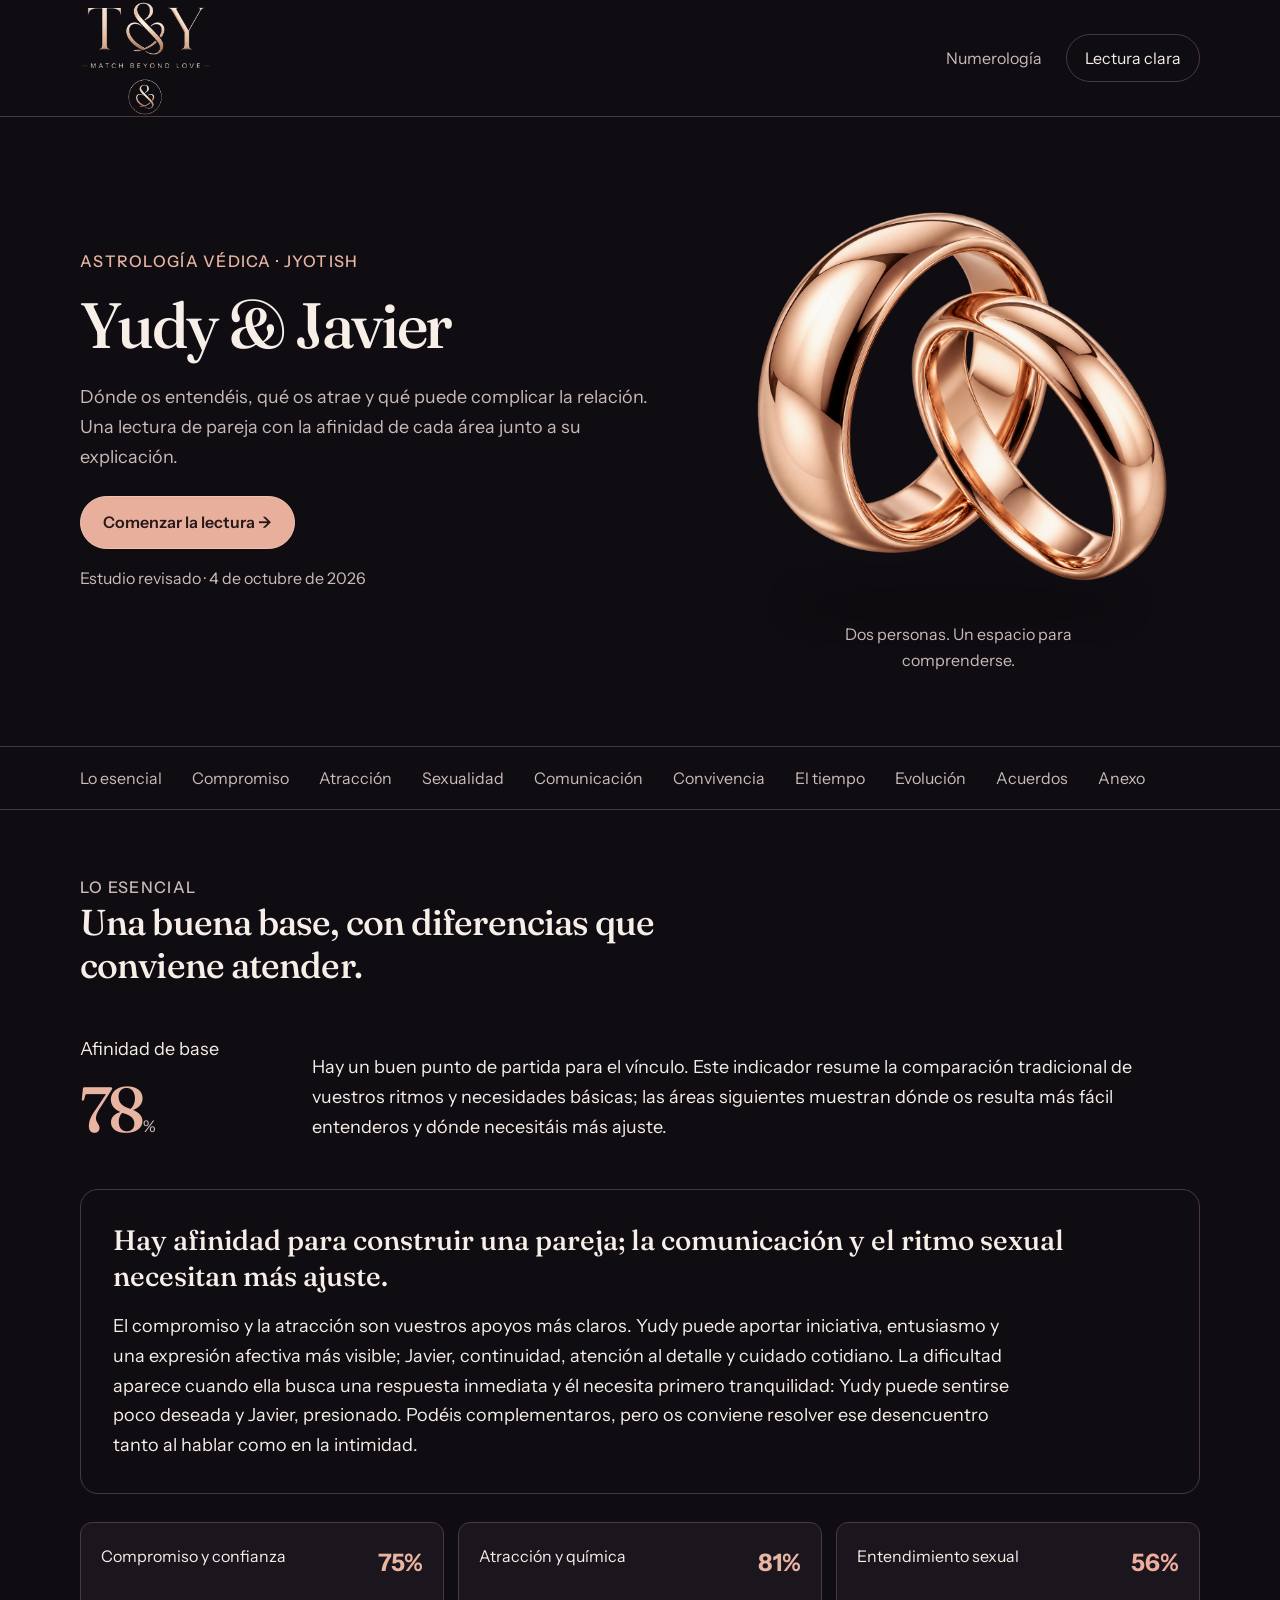
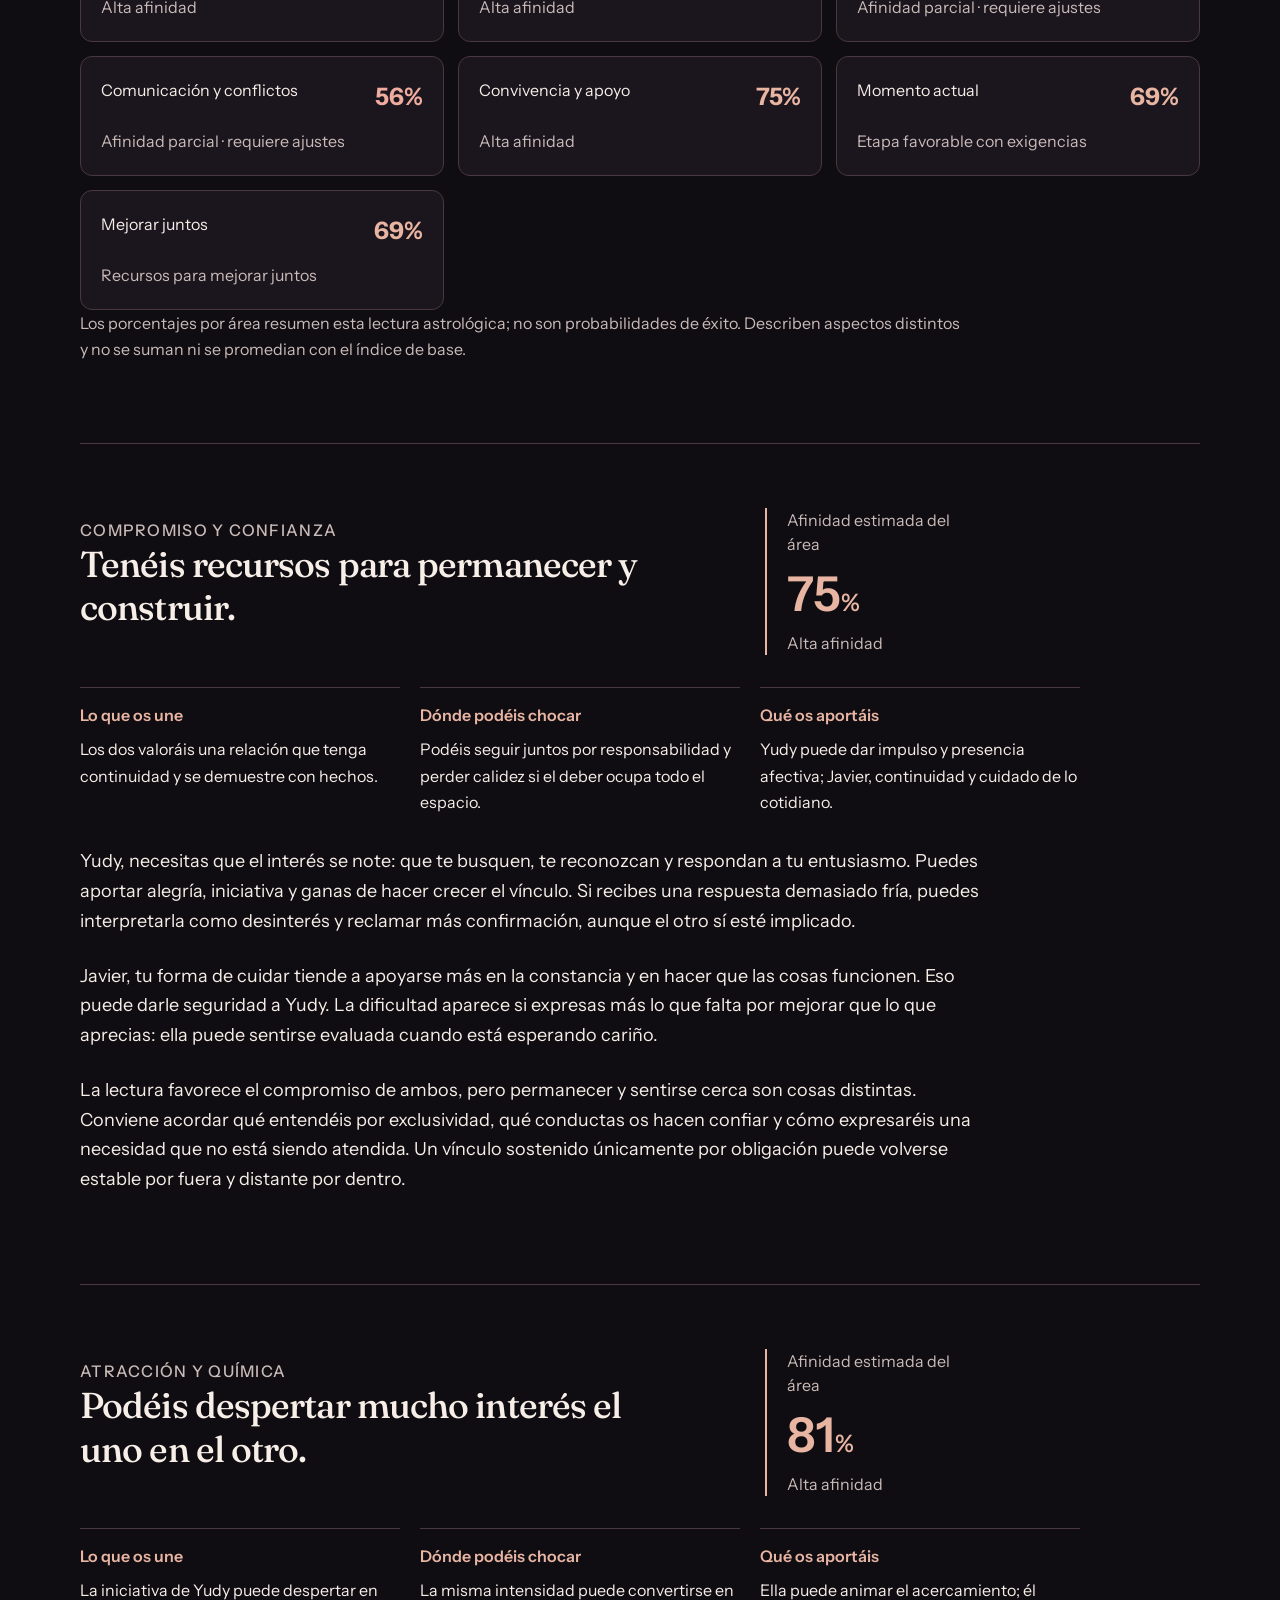
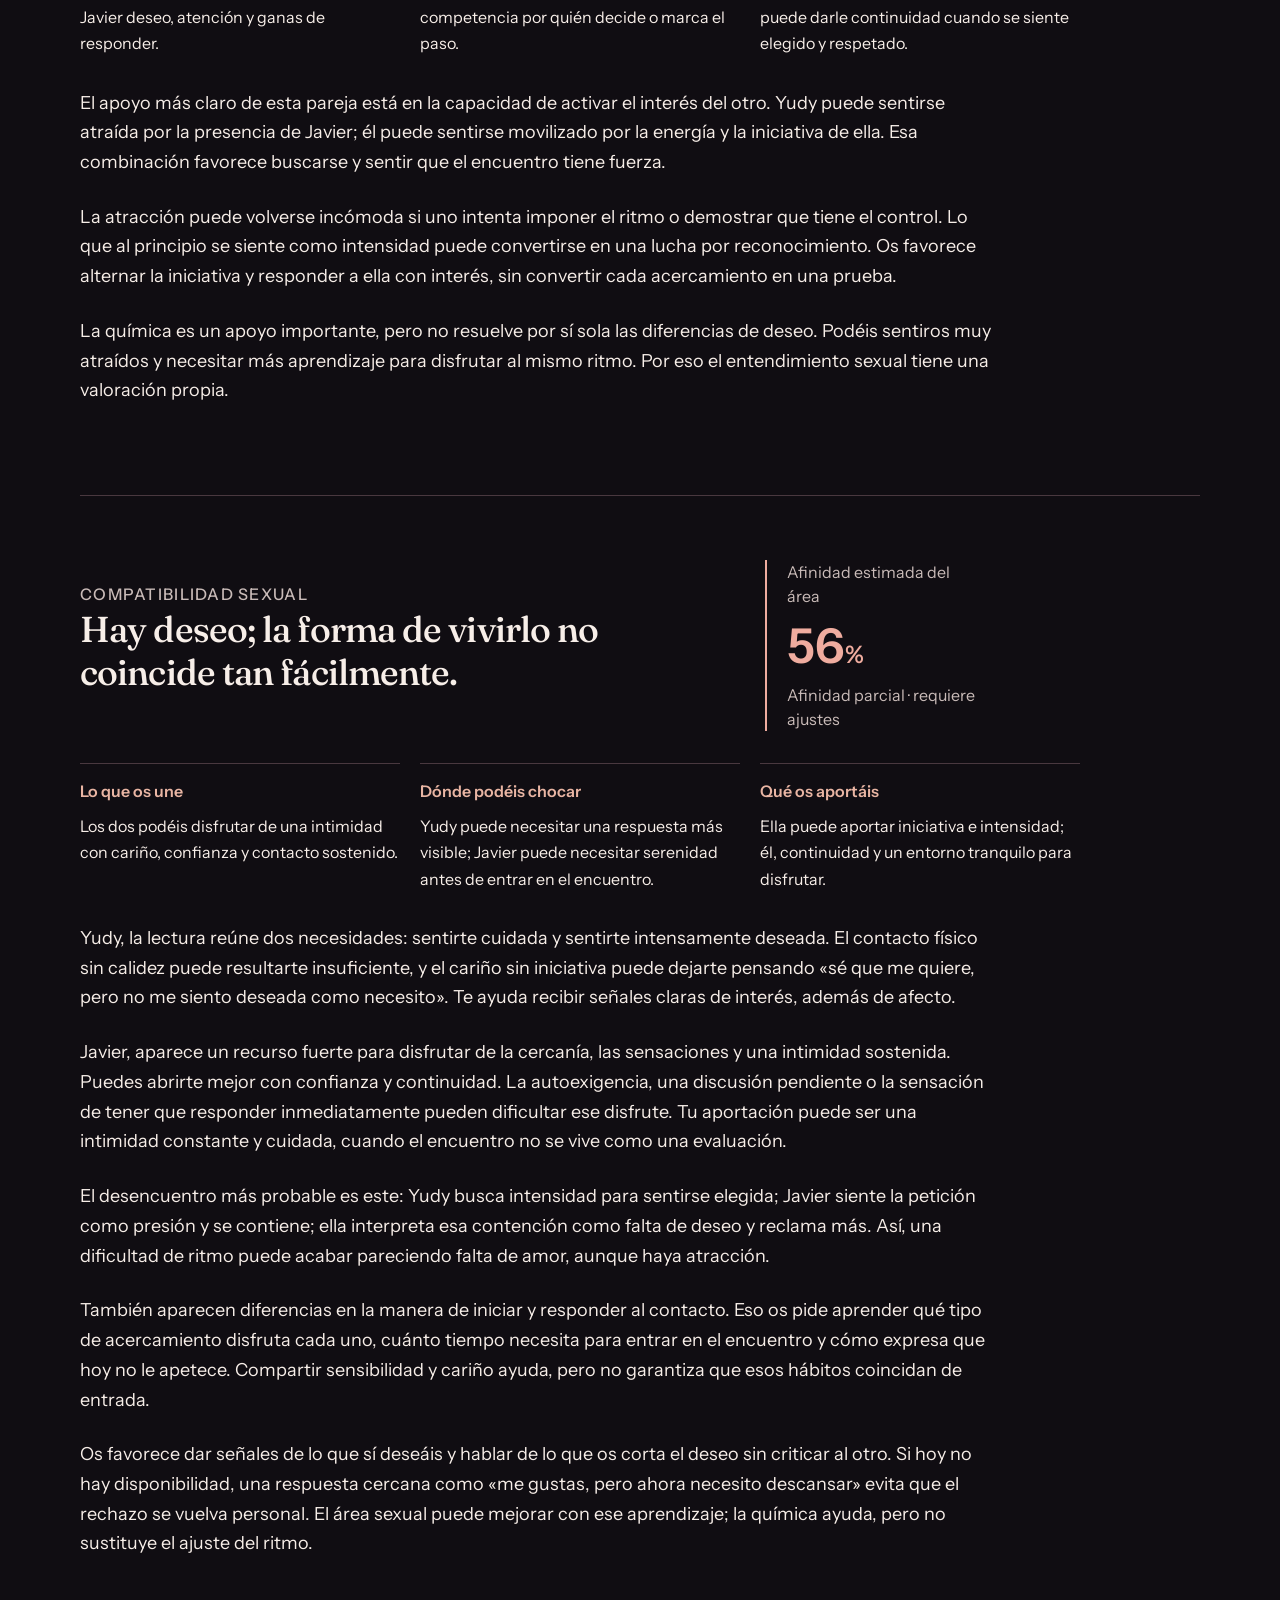
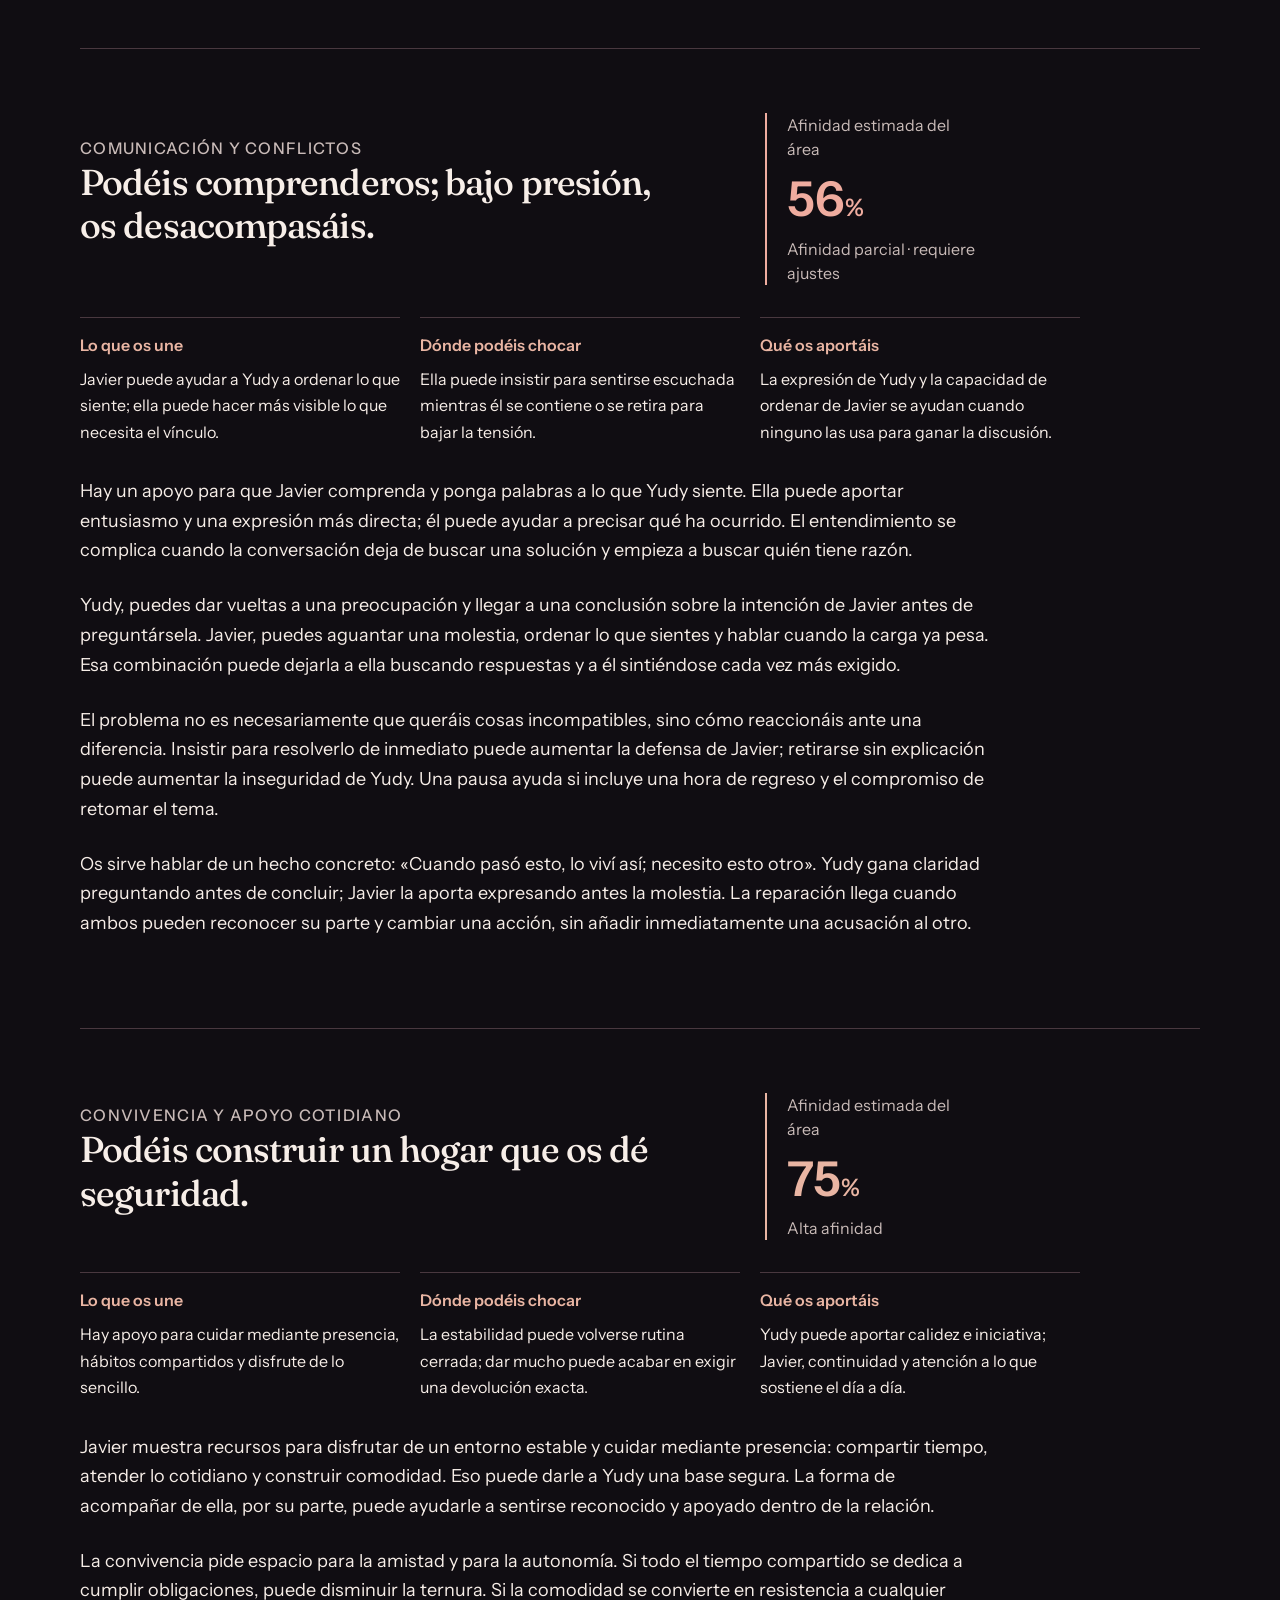
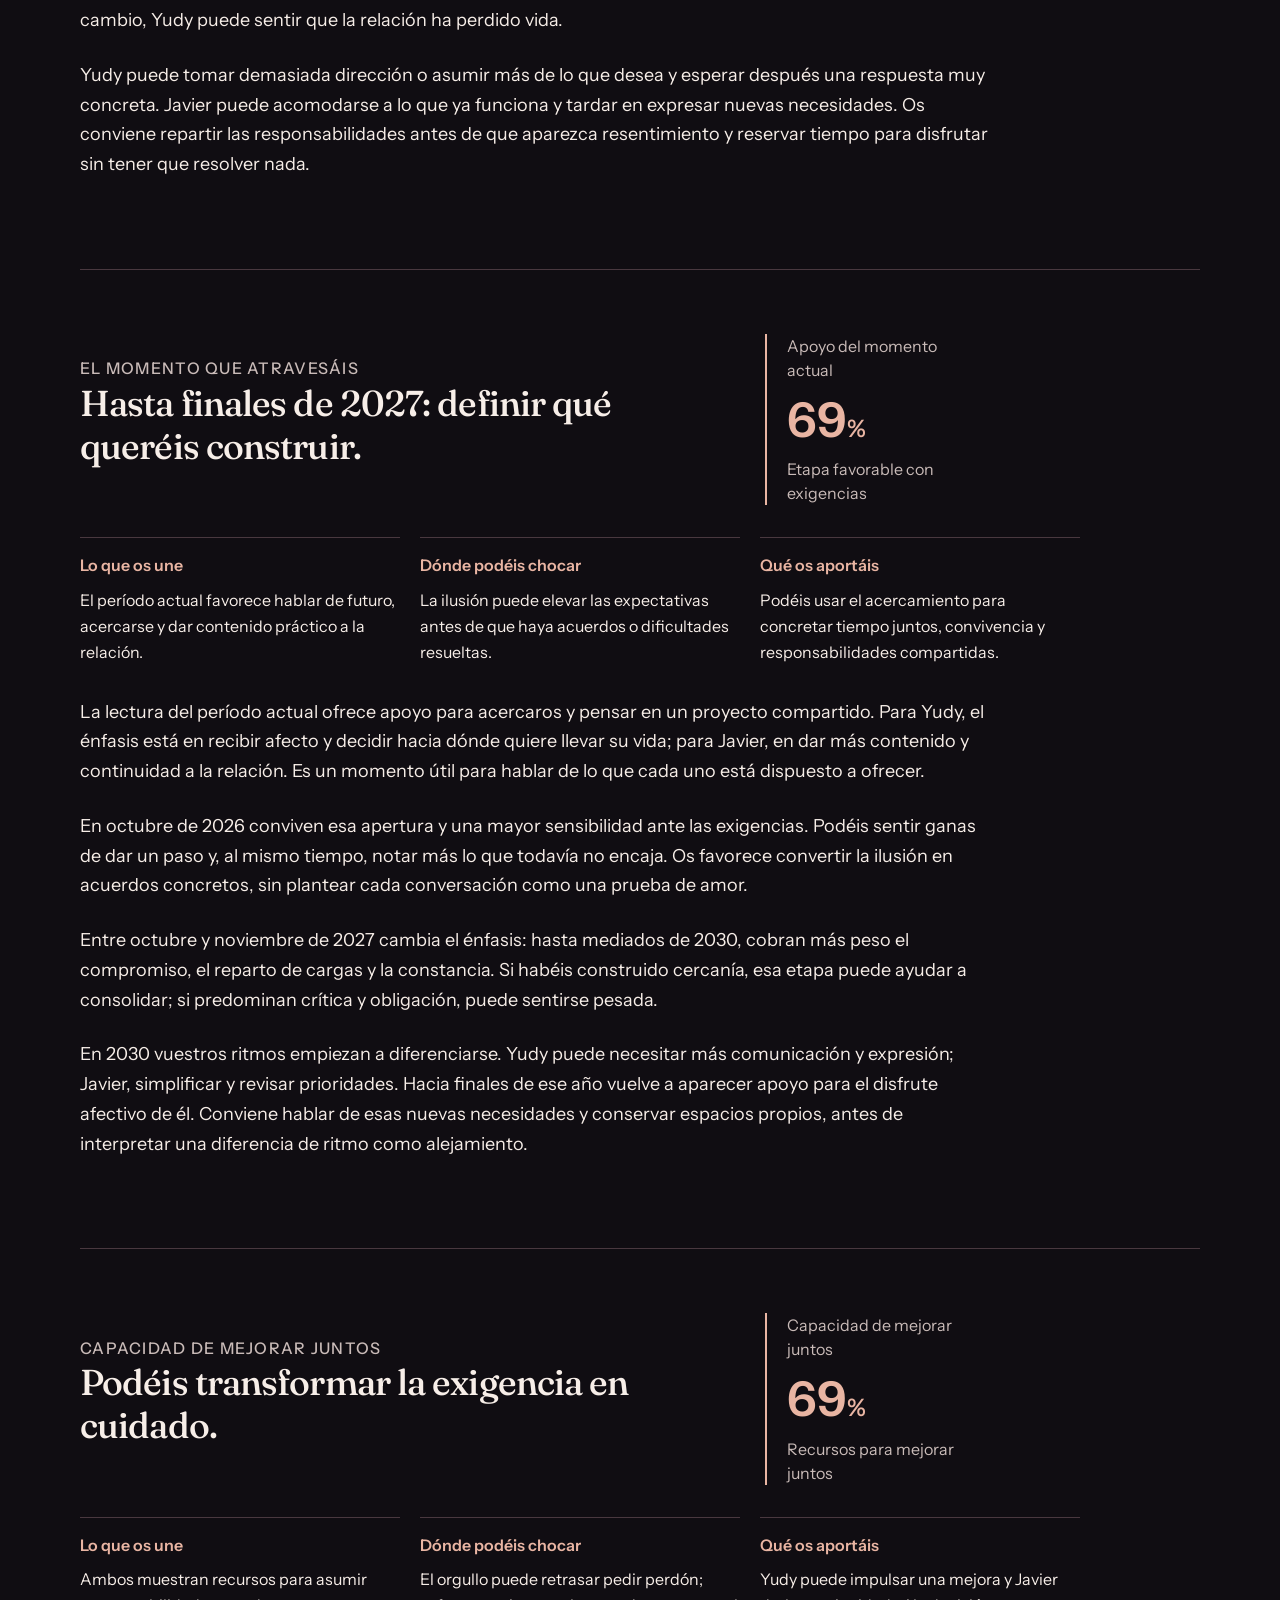
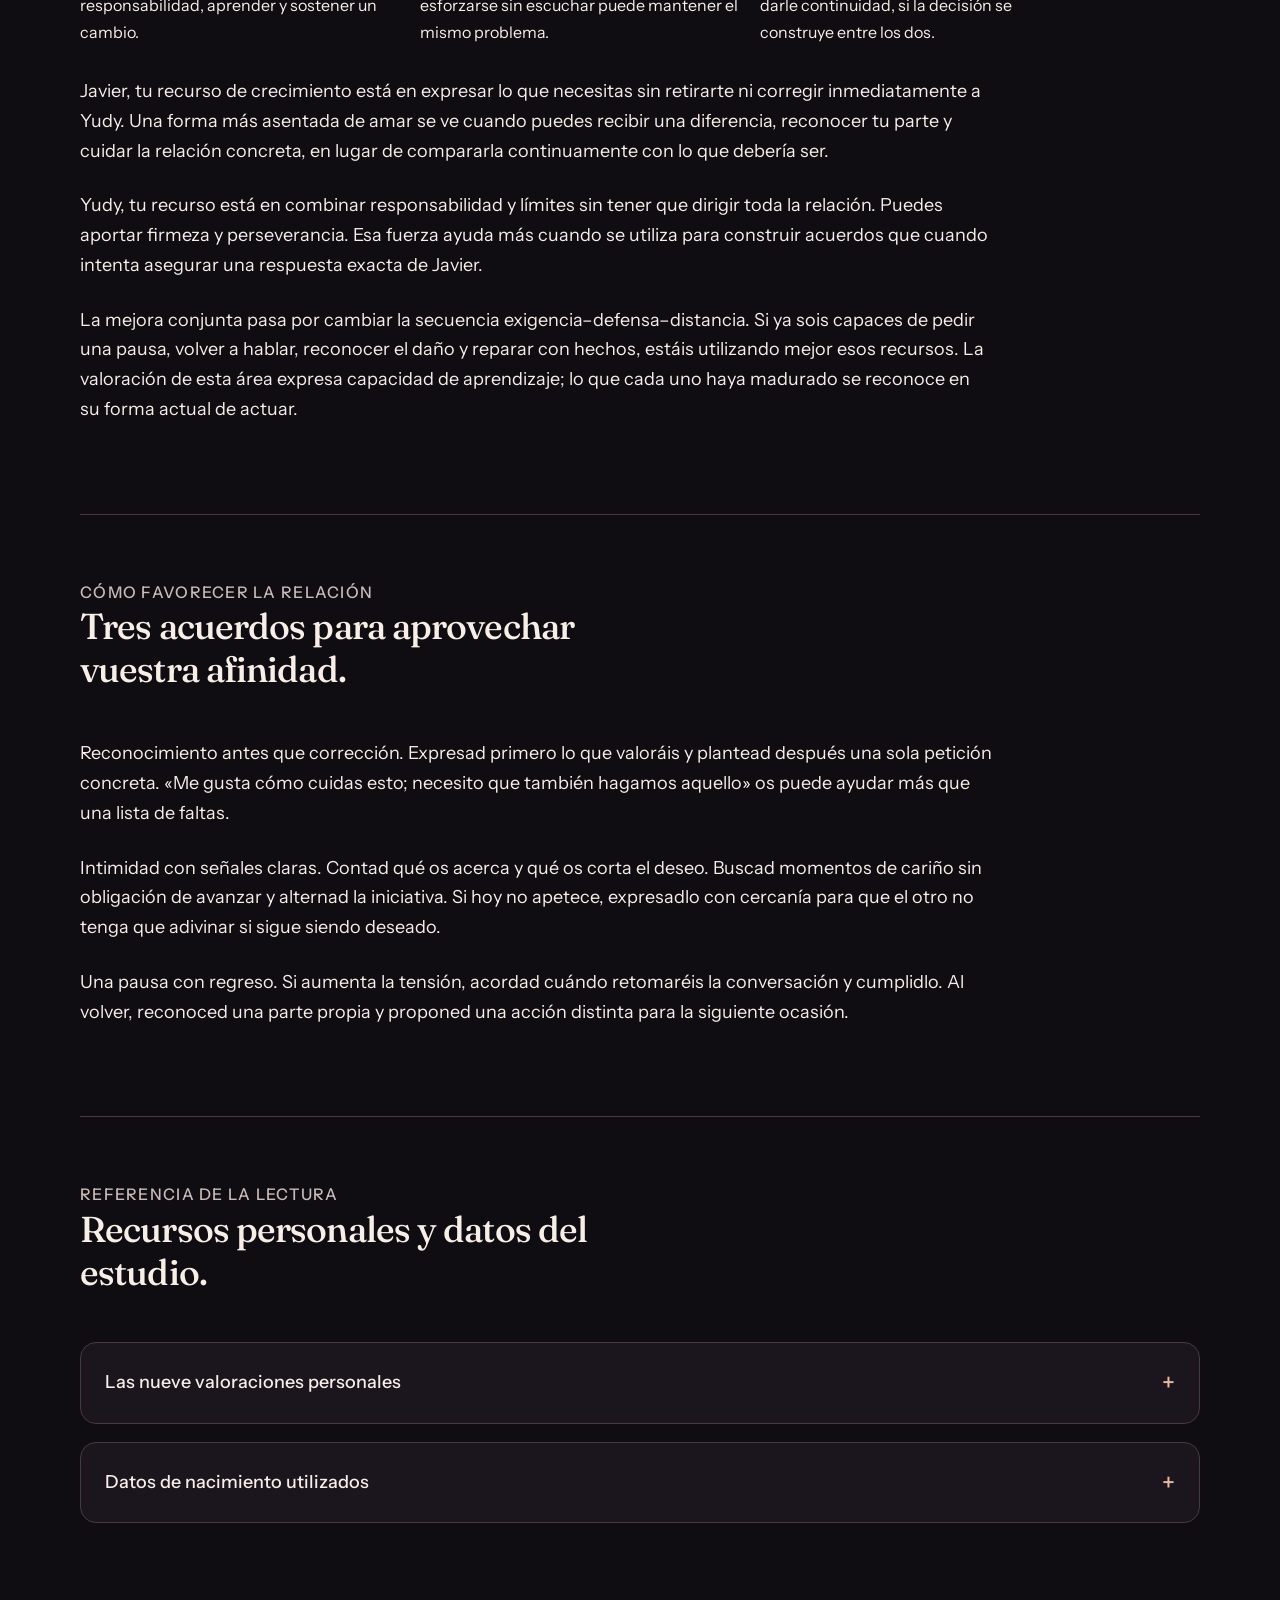
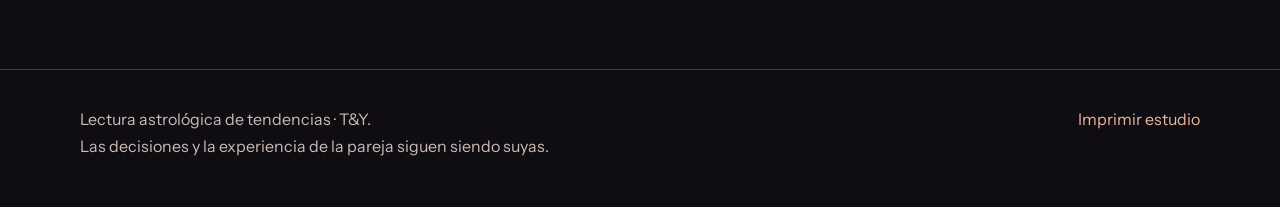
<file: revision-2026-10-06/astrologia/index.html>
<!doctype html><html lang="es"><head><meta charset="utf-8"><meta name="viewport" content="width=device-width,initial-scale=1"><meta name="robots" content="noindex,nofollow"><title>Yudy &amp; Javier · Compatibilidad védica revisada · T&Y</title><meta name="description" content="Dónde os entendéis, qué os atrae y qué puede complicar la relación. Una lectura de pareja con la afinidad de cada área junto a su explicación."><link rel="icon" href="../favicon-64.png"><link rel="preconnect" href="https://fonts.googleapis.com"><link rel="preconnect" href="https://fonts.gstatic.com" crossorigin><link href="https://fonts.googleapis.com/css2?family=Fraunces:opsz,wght@9..144,500&family=Instrument+Sans:wght@400;500;600&display=swap" rel="stylesheet"><style>:root{color-scheme:dark;--bg:#100d12;--surface:#1b151d;--raised:#231b25;--ink:#f7eee8;--muted:#c9bbb8;--line:#49383f;--rose:#e9b5a3;--rose-dark:#8c4e46;--highlight:#ffded0;--tone:#281b30;--good:#a7ccb8;--watch:#efac9f;--title:'Fraunces',Georgia,serif;--body:'Instrument Sans',Arial,sans-serif;--body-size:18px;--small:16px;--h3:24px;--h2:36px;--h1:clamp(40px,6vw,64px);--number:64px}
*{box-sizing:border-box}html{scroll-behavior:smooth;scroll-padding-top:90px}body{margin:0;background:var(--bg);color:var(--ink);font:400 var(--body-size)/1.65 var(--body);-webkit-font-smoothing:antialiased}body[data-discipline=astro]{--tone:#1b2034}body[data-theme=paper]{color-scheme:light;--bg:#faf5f0;--surface:#fffcf8;--raised:#f2e8e2;--ink:#302425;--muted:#675354;--line:#dbc7bf;--rose:#86443c;--rose-dark:#86443c;--highlight:#86443c;--tone:#f0e5ec;--good:#345e49;--watch:#8e372e}a{color:inherit}button{font:inherit}button,a,summary{-webkit-tap-highlight-color:transparent}a:focus-visible,button:focus-visible,summary:focus-visible{outline:3px solid var(--rose);outline-offset:5px}::selection{background:#e7ac98;color:#291b1d}[hidden]{display:none!important}.shell{width:min(1120px,calc(100% - 48px));margin-inline:auto}.topbar{border-bottom:1px solid var(--line)}.topbar .shell{display:flex;align-items:center;justify-content:space-between;gap:24px;min-height:116px}.brand{display:block;width:132px;background:#100d12;border-radius:8px}.brand img{display:block;width:100%;height:auto}.toplinks{display:flex;align-items:center;gap:24px;font-size:var(--small)}.toplinks a{text-decoration:none;color:var(--muted)}.theme-switch{border:1px solid var(--line);border-radius:30px;background:transparent;color:var(--ink);padding:10px 18px;font-size:var(--small);cursor:pointer;min-height:46px}.skip{position:absolute;left:16px;top:-90px;background:var(--rose);color:#211317;padding:12px;z-index:8}.skip:focus{top:8px}.hero{display:grid;grid-template-columns:1.1fr .9fr;align-items:center;gap:48px;padding-block:64px 72px}.eyebrow{font-size:var(--small);color:var(--rose);letter-spacing:.08em;text-transform:uppercase;font-weight:500;margin:0 0 16px}.hero h1{font:500 var(--h1)/1.08 var(--title);letter-spacing:-.04em;margin:0 0 24px}.hero h1 span{display:block;color:var(--rose)}.hero .lede{max-width:48ch;color:var(--muted);margin:0 0 24px}.hero-meta{font-size:var(--small);color:var(--muted);margin:24px 0 0;padding:0;list-style:none}.hero-meta li+li{margin-top:6px}.hero-art{margin:0;position:relative}.hero-art svg{width:100%;height:auto;display:block}.hero-art figcaption{text-align:center;color:var(--muted);font-size:var(--small);max-width:30ch;margin:0 auto}.hero-art::before{content:'';position:absolute;bottom:60px;left:15%;width:70%;height:18px;background:#0005;border-radius:50%;filter:blur(15px);z-index:-1}.button{display:inline-flex;align-items:center;justify-content:center;gap:12px;min-height:48px;padding:12px 22px;background:#e8b09c;color:#28181a;text-decoration:none;border:1px solid #f0c4b3;border-radius:50px;font-size:var(--small);font-weight:600}.button svg{width:18px;height:18px}.chapter-nav{border-top:1px solid var(--line);border-bottom:1px solid var(--line);background:var(--bg);position:sticky;top:0;z-index:3}.chapter-nav .shell{display:flex;gap:30px;overflow-x:auto;scrollbar-width:thin;padding-block:18px}.chapter-nav a{white-space:nowrap;text-decoration:none;font-size:var(--small);color:var(--muted)}.chapter-nav a:hover{color:var(--rose)}main{padding-bottom:64px}.section{padding-block:64px;border-bottom:1px solid var(--line)}.section:last-child{border-bottom:0}.section-heading{display:flex;align-items:center;justify-content:space-between;gap:32px;margin-bottom:32px}.section h2{font:500 var(--h2)/1.2 var(--title);letter-spacing:-.025em;margin:0 0 16px;max-width:24ch}.section h3{font:500 var(--h3)/1.25 var(--title);margin:0 0 12px}.section-heading p,.section-intro{max-width:60ch;color:var(--muted);margin:0}.section p{margin-top:0}.grid-2{display:grid;grid-template-columns:1fr 1fr;gap:24px}.grid-3{display:grid;grid-template-columns:repeat(3,1fr);gap:24px}.card{background:var(--surface);border:1px solid var(--line);border-radius:20px;padding:28px}.card p:last-child{margin-bottom:0}.card-icon{display:grid;place-items:center;color:var(--rose);width:44px;height:44px;border:1px solid var(--line);border-radius:12px;margin-bottom:20px}.card-icon svg{width:24px;height:24px}.card .caption{font-size:var(--small);color:var(--muted);margin:0 0 12px}.score{font:500 var(--number)/1 var(--title);letter-spacing:-.04em;color:var(--rose);margin:12px 0 20px}.score small{font:400 var(--small)/1.5 var(--body);color:var(--muted);letter-spacing:0}.score-pair{display:grid;grid-template-columns:1fr 1fr;gap:24px}.score-card{background:linear-gradient(140deg,var(--tone),var(--surface));border:1px solid var(--line);border-radius:20px;padding:28px}.score-card h3{font:500 var(--h3)/1.25 var(--title)}.score-card p{color:var(--muted);max-width:48ch}.meaning{margin-top:24px;font-size:var(--small);color:var(--muted);max-width:80ch}.editorial{max-width:72ch}.editorial p{margin-bottom:18px}.section-split{display:grid;grid-template-columns:.7fr 1.3fr;gap:64px}.pill{display:inline-block;border:1px solid var(--line);border-radius:25px;padding:4px 12px;color:var(--muted);font-size:var(--small);margin:0 0 16px}.areas{display:grid;grid-template-columns:1fr 1fr;gap:18px}.area{background:var(--surface);border:1px solid var(--line);border-radius:16px;padding:22px}.area-head{display:flex;align-items:flex-start;justify-content:space-between;gap:16px}.area h3{font:500 var(--body-size)/1.4 var(--body);margin:0;max-width:28ch}.area .grade{font:600 var(--h3)/1.25 var(--body);white-space:nowrap;color:var(--rose)}.area .grade small{font-size:var(--small);font-weight:400;color:var(--muted)}.area[data-level=weak] .grade{color:var(--watch)}.area[data-level=strong] .grade{color:var(--good)}.track{height:5px;border-radius:5px;background:var(--line);margin:16px 0}.track span{display:block;height:100%;border-radius:5px;background:var(--rose)}.area[data-level=weak] .track span{background:var(--watch)}.area[data-level=strong] .track span{background:var(--good)}.area p{font-size:var(--small);color:var(--muted);margin:0}.section-note{border-left:2px solid var(--rose);padding-left:22px;margin-top:24px;max-width:72ch;color:var(--muted)}.disclosure{border:1px solid var(--line);border-radius:16px;margin:18px 0;background:var(--surface)}.disclosure summary{cursor:pointer;padding:20px 24px;list-style:none;display:flex;align-items:center;justify-content:space-between;gap:16px;font-size:var(--body-size);font-weight:500}.disclosure summary::-webkit-details-marker{display:none}.disclosure summary::after{content:'+';font-size:var(--h3);color:var(--rose)}.disclosure[open] summary::after{content:'−'}.disclosure-content{padding:0 24px 24px}.disclosure-content>p{max-width:72ch}.disclosure-content p{color:var(--muted)}.person-name{color:var(--rose);font-size:var(--small);margin-bottom:12px}.pattern-grid{display:grid;grid-template-columns:repeat(4,1fr);gap:18px}.pattern{padding:24px;border:1px solid var(--line);border-radius:16px;background:var(--surface)}.pattern .pattern-number{font:500 var(--h2)/1 var(--title);color:var(--rose);margin-bottom:18px}.pattern h3{font:500 var(--body-size)/1.4 var(--body)}.pattern p{color:var(--muted);font-size:var(--small)}.action{border-top:1px solid var(--line);padding-top:14px;font-size:var(--small)}.action strong{color:var(--ink);font-weight:500}.actions{counter-reset:actions}.action-card{position:relative;padding-left:72px}.action-card::before{counter-increment:actions;content:counter(actions,decimal-leading-zero);position:absolute;left:24px;top:28px;color:var(--rose);font-size:var(--body-size)}.compare{width:100%;border-collapse:collapse;font-size:var(--small)}.compare caption{text-align:left;font-size:var(--body-size);font-weight:500;margin:0 0 14px}.compare th{font-weight:500;color:var(--rose);text-align:left}.compare th,.compare td{padding:12px 8px;border-bottom:1px solid var(--line)}.compare td:first-child{min-width:140px}.table-wrap{overflow-x:auto}.risk-title{color:var(--watch)}.bars-pair{display:grid;grid-template-columns:1fr 1fr;gap:16px}.mini-value{display:flex;align-items:center;justify-content:space-between;font-size:var(--small);color:var(--muted)}.mini-value strong{color:var(--ink);font-weight:500}.risk-area .track span{background:var(--watch)}.timeline{border-left:1px solid var(--line);padding-left:28px}.timeline article{position:relative;margin-bottom:30px}.timeline article::before{content:'';position:absolute;width:9px;height:9px;background:var(--rose);border-radius:50%;left:-33px;top:9px}.timeline h3{font:500 var(--body-size)/1.4 var(--body)}.timeline p{font-size:var(--small);color:var(--muted)}.technical{font-size:var(--small)}.technical dt{font-weight:500;color:var(--ink);margin-top:18px}.technical dd{color:var(--muted);margin:6px 0 0}.technical dt:first-child{margin-top:0}.footer{border-top:1px solid var(--line);padding:36px 0 48px;font-size:var(--small);color:var(--muted)}.footer .shell{display:flex;justify-content:space-between;gap:32px}.footer p{margin:0;max-width:62ch}.footer a{text-decoration:none;color:var(--rose)}.no-print{display:inline-flex}.print-link{border:0;color:var(--rose);background:none;font-size:var(--small);cursor:pointer;padding:0}.revision{border-top:1px solid var(--line);padding-top:18px;margin-top:26px;font-size:var(--small);color:var(--muted)}
.table-wrap table{width:100%;border-collapse:collapse;font:400 var(--small)/1.6 var(--body)}.table-wrap th,.table-wrap td{padding:12px 8px;text-align:left;border-bottom:1px solid var(--line);vertical-align:top}.table-wrap th{font-weight:500;color:var(--rose)}
@media(max-width:800px){.hero{gap:24px;padding-block:48px;grid-template-columns:1fr}.hero-art{max-width:430px;margin:0 auto}.hero-art svg{max-height:270px}.hero .lede{max-width:58ch}.section-split{grid-template-columns:1fr;gap:24px}.pattern-grid{grid-template-columns:1fr 1fr}.toplinks>a{display:none}.topbar .shell{min-height:106px}.grid-3{grid-template-columns:1fr}.section{padding-block:48px}.section-heading{display:block}}
@media(max-width:540px){.shell{width:calc(100% - 36px)}.brand{width:108px}.toplinks{gap:0}.theme-switch{padding-inline:12px}.hero{padding-top:32px;gap:22px}.hero h1{font-size:40px}.hero-art svg{max-height:230px}.hero-art figcaption{display:none}.grid-2,.score-pair,.areas{grid-template-columns:1fr}.pattern-grid{grid-template-columns:1fr}.card,.score-card{padding:24px}.score-pair{gap:16px}.score{font-size:64px}.section h2{font-size:32px}.chapter-nav .shell{gap:24px;padding-block:15px}.hero-meta{font-size:16px}.footer .shell{display:block}.footer .shell>div{margin-top:20px}.disclosure summary{padding:18px}.disclosure-content{padding:0 18px 20px}.pattern{padding:22px}.action-card{padding-left:68px}.topbar .shell{gap:14px}.bars-pair{gap:12px}}
@media(prefers-reduced-motion:reduce){html{scroll-behavior:auto}*{animation:none!important;transition:none!important}}
@media print{:root{color-scheme:light;--bg:#fff;--surface:#fff;--raised:#fff;--ink:#211a1b;--muted:#58464b;--line:#b9a6a6;--rose:#7d4038;--tone:#fff;--good:#31553c;--watch:#85382d}.topbar,.chapter-nav,.hero-art,.no-print{display:none}.shell{width:100%}.hero{display:block;padding-block:24px}.hero h1{font-size:40px}.section{padding-block:24px}.section h2{font-size:28px}.score{font-size:40px}.grid-2,.areas,.pattern-grid{gap:12px}.card,.area,.pattern{break-inside:avoid;padding:16px}.disclosure{border:0}.disclosure summary{padding:10px 0}.disclosure-content{padding:0}.disclosure:not([open])>.disclosure-content{display:block}.score-card{background:white}.footer{padding-block:16px}}

.hero-art img{display:block;width:100%;max-width:440px;height:auto;aspect-ratio:1;object-fit:contain;margin:auto;filter:none}.reading-prose{max-width:76ch}.reading-prose p{margin:0 0 1.4em}.reading-section .section-heading{max-width:900px}.summary-reading{padding:32px;border:1px solid var(--line);border-radius:18px;margin-top:28px}.summary-reading h3{font:500 28px/1.3 var(--title);margin:0 0 18px}.summary-reading p{margin:0;max-width:76ch}.compact-summary{display:grid;grid-template-columns:200px 1fr;gap:32px;align-items:center}.compact-summary .score{font-size:64px}.compact-summary p{margin:0}.source-caption{font-size:var(--small);color:var(--muted)}@media(max-width:640px){.compact-summary{grid-template-columns:1fr;gap:16px}.summary-reading{padding:24px}.hero-art{max-width:330px}.reading-prose{max-width:100%}.summary-reading h3{font-size:25px}}
.area-metric{flex:0 0 215px;max-width:260px;border-left:2px solid var(--rose);padding-left:20px}.area-metric strong{font:600 48px/1.15 var(--body);color:var(--rose);display:block;margin:10px 0}.area-metric strong span{font-size:24px}.area-metric p{font-size:var(--small);margin:0;line-height:1.5}.area-metric[data-level=weak]{border-color:var(--watch)}.area-metric[data-level=weak] strong{color:var(--watch)}.affinity-overview{display:grid;grid-template-columns:repeat(3,minmax(0,1fr));gap:14px;margin-top:28px}.affinity-preview{display:grid;grid-template-columns:1fr auto;gap:12px;padding:20px;border:1px solid var(--line);border-radius:12px;text-decoration:none;background:var(--surface);font-size:var(--small)}.affinity-preview strong{color:var(--rose);font-size:24px}.affinity-preview small{grid-column:1/-1;font-size:var(--small);color:var(--muted)}.affinity-preview[data-level=weak] strong{color:var(--watch)}.relationship-points{display:grid;grid-template-columns:repeat(3,minmax(0,1fr));gap:20px;max-width:1000px;margin:0 0 32px}.relationship-points article{border-top:1px solid var(--line);padding-top:16px}.relationship-points h3{font:600 var(--small)/1.4 var(--body);margin:0 0 10px;color:var(--rose)}.relationship-points p{font-size:var(--small);margin:0;line-height:1.65}.index-note{font-size:var(--small);color:var(--muted);max-width:80ch}@media(max-width:800px){.area-metric{margin-top:24px;max-width:100%;padding:0 0 0 18px}.area-metric strong{font-size:40px}.affinity-overview{grid-template-columns:repeat(2,minmax(0,1fr))}.relationship-points{grid-template-columns:1fr}}@media(max-width:540px){.affinity-overview{grid-template-columns:1fr}}@media print{.affinity-preview,.area-metric,.relationship-points article{break-inside:avoid}.affinity-overview{grid-template-columns:repeat(2,minmax(0,1fr))}.area-metric strong{font-size:32px}}
</style></head><body data-discipline="astro" data-theme="dark"><a class="skip" href="#resumen">Saltar al estudio</a><header class="topbar"><div class="shell"><a class="brand" href="#inicio" aria-label="T&Y, inicio del informe"><img src="../TY_logo_negro_transparente.png" alt="T&Y · Match Beyond Love" width="887" height="776"></a><div class="toplinks"><a href="https://clubdesarrollohumano.github.io/ty-landing/numerologia/index.html">Numerología</a><button class="theme-switch" data-theme-switch aria-pressed="false">Lectura clara</button></div></div></header>
<div id="inicio" class="shell hero"><div><p class="eyebrow">Astrología védica · Jyotish</p><h1>Yudy &amp; Javier</h1><p class="lede">Dónde os entendéis, qué os atrae y qué puede complicar la relación. Una lectura de pareja con la afinidad de cada área junto a su explicación.</p><a class="button" href="#resumen">Comenzar la lectura →</a><p class="source-caption">Estudio revisado · 4 de octubre de 2026</p></div><figure class="hero-art"><img src="../assets/anillos-oro-rosa-fotografia.png" width="1254" height="1254" alt="Dos alianzas entrelazadas de oro rosa" fetchpriority="high"><figcaption>Dos personas. Un espacio para comprenderse.</figcaption></figure></div>
<nav class="chapter-nav" aria-label="Secciones del estudio"><div class="shell"><a href="#resumen">Lo esencial</a><a href="#vinculo">Compromiso</a><a href="#atraccion">Atracción</a><a href="#sexualidad">Sexualidad</a><a href="#comunicacion">Comunicación</a><a href="#d9">Convivencia</a><a href="#tiempo">El tiempo</a><a href="#evolucion">Evolución</a><a href="#acuerdos">Acuerdos</a><a href="#anexo">Anexo</a></div></nav>
<main class="shell"><section id="resumen" class="section"><div class="section-heading"><div><p class="eyebrow">Lo esencial</p><h2>Una buena base, con diferencias que conviene atender.</h2></div></div><div class="compact-summary"><div><p class="caption">Afinidad de base</p><div class="score">78<small>%</small></div></div><p>Hay un buen punto de partida para el vínculo. Este indicador resume la comparación tradicional de vuestros ritmos y necesidades básicas; las áreas siguientes muestran dónde os resulta más fácil entenderos y dónde necesitáis más ajuste.</p></div><article class="summary-reading"><h3>Hay afinidad para construir una pareja; la comunicación y el ritmo sexual necesitan más ajuste.</h3><p>El compromiso y la atracción son vuestros apoyos más claros. Yudy puede aportar iniciativa, entusiasmo y una expresión afectiva más visible; Javier, continuidad, atención al detalle y cuidado cotidiano. La dificultad aparece cuando ella busca una respuesta inmediata y él necesita primero tranquilidad: Yudy puede sentirse poco deseada y Javier, presionado. Podéis complementaros, pero os conviene resolver ese desencuentro tanto al hablar como en la intimidad.</p></article><div class="affinity-overview" aria-label="Afinidad por áreas"><a href="#vinculo" class="affinity-preview" data-level="strong"><span>Compromiso y confianza</span><strong>75%</strong><small>Alta afinidad</small></a><a href="#atraccion" class="affinity-preview" data-level="strong"><span>Atracción y química</span><strong>81%</strong><small>Alta afinidad</small></a><a href="#sexualidad" class="affinity-preview" data-level="weak"><span>Entendimiento sexual</span><strong>56%</strong><small>Afinidad parcial · requiere ajustes</small></a><a href="#comunicacion" class="affinity-preview" data-level="weak"><span>Comunicación y conflictos</span><strong>56%</strong><small>Afinidad parcial · requiere ajustes</small></a><a href="#d9" class="affinity-preview" data-level="strong"><span>Convivencia y apoyo</span><strong>75%</strong><small>Alta afinidad</small></a><a href="#tiempo" class="affinity-preview" data-level="mixed"><span>Momento actual</span><strong>69%</strong><small>Etapa favorable con exigencias</small></a><a href="#evolucion" class="affinity-preview" data-level="mixed"><span>Mejorar juntos</span><strong>69%</strong><small>Recursos para mejorar juntos</small></a></div><p class="index-note">Los porcentajes por área resumen esta lectura astrológica; no son probabilidades de éxito. Describen aspectos distintos y no se suman ni se promedian con el índice de base.</p></section>
<section id="vinculo" class="section reading-section"><div class="section-heading"><div><p class="eyebrow">Compromiso y confianza</p><h2>Tenéis recursos para permanecer y construir.</h2></div><div class="area-metric" data-area="compromiso" data-level="strong"><p class="caption">Afinidad estimada del área</p><strong>75<span>%</span></strong><p>Alta afinidad</p></div></div><div class="relationship-points"><article><h3>Lo que os une</h3><p>Los dos valoráis una relación que tenga continuidad y se demuestre con hechos.</p></article><article><h3>Dónde podéis chocar</h3><p>Podéis seguir juntos por responsabilidad y perder calidez si el deber ocupa todo el espacio.</p></article><article><h3>Qué os aportáis</h3><p>Yudy puede dar impulso y presencia afectiva; Javier, continuidad y cuidado de lo cotidiano.</p></article></div><div class="editorial reading-prose"><p>Yudy, necesitas que el interés se note: que te busquen, te reconozcan y respondan a tu entusiasmo. Puedes aportar alegría, iniciativa y ganas de hacer crecer el vínculo. Si recibes una respuesta demasiado fría, puedes interpretarla como desinterés y reclamar más confirmación, aunque el otro sí esté implicado.</p><p>Javier, tu forma de cuidar tiende a apoyarse más en la constancia y en hacer que las cosas funcionen. Eso puede darle seguridad a Yudy. La dificultad aparece si expresas más lo que falta por mejorar que lo que aprecias: ella puede sentirse evaluada cuando está esperando cariño.</p><p>La lectura favorece el compromiso de ambos, pero permanecer y sentirse cerca son cosas distintas. Conviene acordar qué entendéis por exclusividad, qué conductas os hacen confiar y cómo expresaréis una necesidad que no está siendo atendida. Un vínculo sostenido únicamente por obligación puede volverse estable por fuera y distante por dentro.</p></div></section><section id="atraccion" class="section reading-section"><div class="section-heading"><div><p class="eyebrow">Atracción y química</p><h2>Podéis despertar mucho interés el uno en el otro.</h2></div><div class="area-metric" data-area="atraccion" data-level="strong"><p class="caption">Afinidad estimada del área</p><strong>81<span>%</span></strong><p>Alta afinidad</p></div></div><div class="relationship-points"><article><h3>Lo que os une</h3><p>La iniciativa de Yudy puede despertar en Javier deseo, atención y ganas de responder.</p></article><article><h3>Dónde podéis chocar</h3><p>La misma intensidad puede convertirse en competencia por quién decide o marca el paso.</p></article><article><h3>Qué os aportáis</h3><p>Ella puede animar el acercamiento; él puede darle continuidad cuando se siente elegido y respetado.</p></article></div><div class="editorial reading-prose"><p>El apoyo más claro de esta pareja está en la capacidad de activar el interés del otro. Yudy puede sentirse atraída por la presencia de Javier; él puede sentirse movilizado por la energía y la iniciativa de ella. Esa combinación favorece buscarse y sentir que el encuentro tiene fuerza.</p><p>La atracción puede volverse incómoda si uno intenta imponer el ritmo o demostrar que tiene el control. Lo que al principio se siente como intensidad puede convertirse en una lucha por reconocimiento. Os favorece alternar la iniciativa y responder a ella con interés, sin convertir cada acercamiento en una prueba.</p><p>La química es un apoyo importante, pero no resuelve por sí sola las diferencias de deseo. Podéis sentiros muy atraídos y necesitar más aprendizaje para disfrutar al mismo ritmo. Por eso el entendimiento sexual tiene una valoración propia.</p></div></section><section id="sexualidad" class="section reading-section"><div class="section-heading"><div><p class="eyebrow">Compatibilidad sexual</p><h2>Hay deseo; la forma de vivirlo no coincide tan fácilmente.</h2></div><div class="area-metric" data-area="sexualidad" data-level="weak"><p class="caption">Afinidad estimada del área</p><strong>56<span>%</span></strong><p>Afinidad parcial · requiere ajustes</p></div></div><div class="relationship-points"><article><h3>Lo que os une</h3><p>Los dos podéis disfrutar de una intimidad con cariño, confianza y contacto sostenido.</p></article><article><h3>Dónde podéis chocar</h3><p>Yudy puede necesitar una respuesta más visible; Javier puede necesitar serenidad antes de entrar en el encuentro.</p></article><article><h3>Qué os aportáis</h3><p>Ella puede aportar iniciativa e intensidad; él, continuidad y un entorno tranquilo para disfrutar.</p></article></div><div class="editorial reading-prose"><p>Yudy, la lectura reúne dos necesidades: sentirte cuidada y sentirte intensamente deseada. El contacto físico sin calidez puede resultarte insuficiente, y el cariño sin iniciativa puede dejarte pensando «sé que me quiere, pero no me siento deseada como necesito». Te ayuda recibir señales claras de interés, además de afecto.</p><p>Javier, aparece un recurso fuerte para disfrutar de la cercanía, las sensaciones y una intimidad sostenida. Puedes abrirte mejor con confianza y continuidad. La autoexigencia, una discusión pendiente o la sensación de tener que responder inmediatamente pueden dificultar ese disfrute. Tu aportación puede ser una intimidad constante y cuidada, cuando el encuentro no se vive como una evaluación.</p><p>El desencuentro más probable es este: Yudy busca intensidad para sentirse elegida; Javier siente la petición como presión y se contiene; ella interpreta esa contención como falta de deseo y reclama más. Así, una dificultad de ritmo puede acabar pareciendo falta de amor, aunque haya atracción.</p><p>También aparecen diferencias en la manera de iniciar y responder al contacto. Eso os pide aprender qué tipo de acercamiento disfruta cada uno, cuánto tiempo necesita para entrar en el encuentro y cómo expresa que hoy no le apetece. Compartir sensibilidad y cariño ayuda, pero no garantiza que esos hábitos coincidan de entrada.</p><p>Os favorece dar señales de lo que sí deseáis y hablar de lo que os corta el deseo sin criticar al otro. Si hoy no hay disponibilidad, una respuesta cercana como «me gustas, pero ahora necesito descansar» evita que el rechazo se vuelva personal. El área sexual puede mejorar con ese aprendizaje; la química ayuda, pero no sustituye el ajuste del ritmo.</p></div></section><section id="comunicacion" class="section reading-section"><div class="section-heading"><div><p class="eyebrow">Comunicación y conflictos</p><h2>Podéis comprenderos; bajo presión, os desacompasáis.</h2></div><div class="area-metric" data-area="comunicacion" data-level="weak"><p class="caption">Afinidad estimada del área</p><strong>56<span>%</span></strong><p>Afinidad parcial · requiere ajustes</p></div></div><div class="relationship-points"><article><h3>Lo que os une</h3><p>Javier puede ayudar a Yudy a ordenar lo que siente; ella puede hacer más visible lo que necesita el vínculo.</p></article><article><h3>Dónde podéis chocar</h3><p>Ella puede insistir para sentirse escuchada mientras él se contiene o se retira para bajar la tensión.</p></article><article><h3>Qué os aportáis</h3><p>La expresión de Yudy y la capacidad de ordenar de Javier se ayudan cuando ninguno las usa para ganar la discusión.</p></article></div><div class="editorial reading-prose"><p>Hay un apoyo para que Javier comprenda y ponga palabras a lo que Yudy siente. Ella puede aportar entusiasmo y una expresión más directa; él puede ayudar a precisar qué ha ocurrido. El entendimiento se complica cuando la conversación deja de buscar una solución y empieza a buscar quién tiene razón.</p><p>Yudy, puedes dar vueltas a una preocupación y llegar a una conclusión sobre la intención de Javier antes de preguntársela. Javier, puedes aguantar una molestia, ordenar lo que sientes y hablar cuando la carga ya pesa. Esa combinación puede dejarla a ella buscando respuestas y a él sintiéndose cada vez más exigido.</p><p>El problema no es necesariamente que queráis cosas incompatibles, sino cómo reaccionáis ante una diferencia. Insistir para resolverlo de inmediato puede aumentar la defensa de Javier; retirarse sin explicación puede aumentar la inseguridad de Yudy. Una pausa ayuda si incluye una hora de regreso y el compromiso de retomar el tema.</p><p>Os sirve hablar de un hecho concreto: «Cuando pasó esto, lo viví así; necesito esto otro». Yudy gana claridad preguntando antes de concluir; Javier la aporta expresando antes la molestia. La reparación llega cuando ambos pueden reconocer su parte y cambiar una acción, sin añadir inmediatamente una acusación al otro.</p></div></section><section id="d9" class="section reading-section"><div class="section-heading"><div><p class="eyebrow">Convivencia y apoyo cotidiano</p><h2>Podéis construir un hogar que os dé seguridad.</h2></div><div class="area-metric" data-area="convivencia" data-level="strong"><p class="caption">Afinidad estimada del área</p><strong>75<span>%</span></strong><p>Alta afinidad</p></div></div><div class="relationship-points"><article><h3>Lo que os une</h3><p>Hay apoyo para cuidar mediante presencia, hábitos compartidos y disfrute de lo sencillo.</p></article><article><h3>Dónde podéis chocar</h3><p>La estabilidad puede volverse rutina cerrada; dar mucho puede acabar en exigir una devolución exacta.</p></article><article><h3>Qué os aportáis</h3><p>Yudy puede aportar calidez e iniciativa; Javier, continuidad y atención a lo que sostiene el día a día.</p></article></div><div class="editorial reading-prose"><p>Javier muestra recursos para disfrutar de un entorno estable y cuidar mediante presencia: compartir tiempo, atender lo cotidiano y construir comodidad. Eso puede darle a Yudy una base segura. La forma de acompañar de ella, por su parte, puede ayudarle a sentirse reconocido y apoyado dentro de la relación.</p><p>La convivencia pide espacio para la amistad y para la autonomía. Si todo el tiempo compartido se dedica a cumplir obligaciones, puede disminuir la ternura. Si la comodidad se convierte en resistencia a cualquier cambio, Yudy puede sentir que la relación ha perdido vida.</p><p>Yudy puede tomar demasiada dirección o asumir más de lo que desea y esperar después una respuesta muy concreta. Javier puede acomodarse a lo que ya funciona y tardar en expresar nuevas necesidades. Os conviene repartir las responsabilidades antes de que aparezca resentimiento y reservar tiempo para disfrutar sin tener que resolver nada.</p></div></section><section id="tiempo" class="section reading-section"><div class="section-heading"><div><p class="eyebrow">El momento que atravesáis</p><h2>Hasta finales de 2027: definir qué queréis construir.</h2></div><div class="area-metric" data-area="momento" data-level="mixed"><p class="caption">Apoyo del momento actual</p><strong>69<span>%</span></strong><p>Etapa favorable con exigencias</p></div></div><div class="relationship-points"><article><h3>Lo que os une</h3><p>El período actual favorece hablar de futuro, acercarse y dar contenido práctico a la relación.</p></article><article><h3>Dónde podéis chocar</h3><p>La ilusión puede elevar las expectativas antes de que haya acuerdos o dificultades resueltas.</p></article><article><h3>Qué os aportáis</h3><p>Podéis usar el acercamiento para concretar tiempo juntos, convivencia y responsabilidades compartidas.</p></article></div><div class="editorial reading-prose"><p>La lectura del período actual ofrece apoyo para acercaros y pensar en un proyecto compartido. Para Yudy, el énfasis está en recibir afecto y decidir hacia dónde quiere llevar su vida; para Javier, en dar más contenido y continuidad a la relación. Es un momento útil para hablar de lo que cada uno está dispuesto a ofrecer.</p><p>En octubre de 2026 conviven esa apertura y una mayor sensibilidad ante las exigencias. Podéis sentir ganas de dar un paso y, al mismo tiempo, notar más lo que todavía no encaja. Os favorece convertir la ilusión en acuerdos concretos, sin plantear cada conversación como una prueba de amor.</p><p>Entre octubre y noviembre de 2027 cambia el énfasis: hasta mediados de 2030, cobran más peso el compromiso, el reparto de cargas y la constancia. Si habéis construido cercanía, esa etapa puede ayudar a consolidar; si predominan crítica y obligación, puede sentirse pesada.</p><p>En 2030 vuestros ritmos empiezan a diferenciarse. Yudy puede necesitar más comunicación y expresión; Javier, simplificar y revisar prioridades. Hacia finales de ese año vuelve a aparecer apoyo para el disfrute afectivo de él. Conviene hablar de esas nuevas necesidades y conservar espacios propios, antes de interpretar una diferencia de ritmo como alejamiento.</p></div></section><section id="evolucion" class="section reading-section"><div class="section-heading"><div><p class="eyebrow">Capacidad de mejorar juntos</p><h2>Podéis transformar la exigencia en cuidado.</h2></div><div class="area-metric" data-area="evolucion" data-level="mixed"><p class="caption">Capacidad de mejorar juntos</p><strong>69<span>%</span></strong><p>Recursos para mejorar juntos</p></div></div><div class="relationship-points"><article><h3>Lo que os une</h3><p>Ambos muestran recursos para asumir responsabilidad, aprender y sostener un cambio.</p></article><article><h3>Dónde podéis chocar</h3><p>El orgullo puede retrasar pedir perdón; esforzarse sin escuchar puede mantener el mismo problema.</p></article><article><h3>Qué os aportáis</h3><p>Yudy puede impulsar una mejora y Javier darle continuidad, si la decisión se construye entre los dos.</p></article></div><div class="editorial reading-prose"><p>Javier, tu recurso de crecimiento está en expresar lo que necesitas sin retirarte ni corregir inmediatamente a Yudy. Una forma más asentada de amar se ve cuando puedes recibir una diferencia, reconocer tu parte y cuidar la relación concreta, en lugar de compararla continuamente con lo que debería ser.</p><p>Yudy, tu recurso está en combinar responsabilidad y límites sin tener que dirigir toda la relación. Puedes aportar firmeza y perseverancia. Esa fuerza ayuda más cuando se utiliza para construir acuerdos que cuando intenta asegurar una respuesta exacta de Javier.</p><p>La mejora conjunta pasa por cambiar la secuencia exigencia–defensa–distancia. Si ya sois capaces de pedir una pausa, volver a hablar, reconocer el daño y reparar con hechos, estáis utilizando mejor esos recursos. La valoración de esta área expresa capacidad de aprendizaje; lo que cada uno haya madurado se reconoce en su forma actual de actuar.</p></div></section><section id="acuerdos" class="section reading-section"><div class="section-heading"><div><p class="eyebrow">Cómo favorecer la relación</p><h2>Tres acuerdos para aprovechar vuestra afinidad.</h2></div></div><div class="editorial reading-prose"><p>Reconocimiento antes que corrección. Expresad primero lo que valoráis y plantead después una sola petición concreta. «Me gusta cómo cuidas esto; necesito que también hagamos aquello» os puede ayudar más que una lista de faltas.</p><p>Intimidad con señales claras. Contad qué os acerca y qué os corta el deseo. Buscad momentos de cariño sin obligación de avanzar y alternad la iniciativa. Si hoy no apetece, expresadlo con cercanía para que el otro no tenga que adivinar si sigue siendo deseado.</p><p>Una pausa con regreso. Si aumenta la tensión, acordad cuándo retomaréis la conversación y cumplidlo. Al volver, reconoced una parte propia y proponed una acción distinta para la siguiente ocasión.</p></div></section>
<section id="anexo" class="section"><div class="section-heading"><div><p class="eyebrow">Referencia de la lectura</p><h2>Recursos personales y datos del estudio.</h2></div></div><details class="disclosure"><summary>Las nueve valoraciones personales</summary><div class="disclosure-content"><p>Estas notas describen recursos y dificultades de cada persona según la lectura. Los porcentajes anteriores valoran el vínculo entre ambos; no se obtienen promediando estas notas.</p><h3>Recursos · alto = mayor apoyo</h3><div class="areas"><article class="area "><h3>Fidelidad</h3><div class="bars-pair"><div><div class="mini-value">Yudy<strong>7/10</strong></div><div class="track" aria-hidden="true"><span style="width:70%"></span></div></div><div><div class="mini-value">Javier<strong>8/10</strong></div><div class="track" aria-hidden="true"><span style="width:80%"></span></div></div></div><p>Hay recursos para sostener acuerdos de exclusividad. La reserva aparece si el deseo insatisfecho se acumula sin hablarlo. Javier aporta continuidad afectiva; Yudy, implicación y necesidad de sentirse elegida. Conviene dejar claros los acuerdos sin interpretar una dificultad como prueba de infidelidad.</p></article><article class="area "><h3>Claridad y verdad</h3><div class="bars-pair"><div><div class="mini-value">Yudy<strong>6/10</strong></div><div class="track" aria-hidden="true"><span style="width:60%"></span></div></div><div><div class="mini-value">Javier<strong>8/10</strong></div><div class="track" aria-hidden="true"><span style="width:80%"></span></div></div></div><p>Javier puede expresar con precisión lo que ocurre; Yudy puede comprender detalles, pero necesita preguntar antes de concluir. Se favorece la claridad cuando él da espacio a la emoción y ella comprueba la intención del otro.</p></article><article class="area "><h3>Entrega</h3><div class="bars-pair"><div><div class="mini-value">Yudy<strong>8/10</strong></div><div class="track" aria-hidden="true"><span style="width:80%"></span></div></div><div><div class="mini-value">Javier<strong>8/10</strong></div><div class="track" aria-hidden="true"><span style="width:80%"></span></div></div></div><p>Los dos tienen recursos para permanecer, asumir responsabilidades y cuidar mediante hechos. El riesgo aparece si la obligación ocupa el lugar de la cercanía y del disfrute.</p></article><article class="area "><h3>Madurez emocional</h3><div class="bars-pair"><div><div class="mini-value">Yudy<strong>5/10</strong></div><div class="track" aria-hidden="true"><span style="width:50%"></span></div></div><div><div class="mini-value">Javier<strong>6/10</strong></div><div class="track" aria-hidden="true"><span style="width:60%"></span></div></div></div><p>Yudy puede reaccionar buscando una respuesta más visible; Javier puede contenerse y hablar cuando ya está cargado. Les conviene regularse de forma distinta. Esta nota describe recursos y dificultades de la lectura, no cuánto han aprendido en su vida actual.</p></article><article class="area "><h3>Reconocer errores</h3><div class="bars-pair"><div><div class="mini-value">Yudy<strong>6/10</strong></div><div class="track" aria-hidden="true"><span style="width:60%"></span></div></div><div><div class="mini-value">Javier<strong>6/10</strong></div><div class="track" aria-hidden="true"><span style="width:60%"></span></div></div></div><p>El orgullo puede retrasar la reparación, pero ambos muestran recursos para asumir responsabilidades. Conviene reconocer un hecho concreto y cambiar una respuesta, sin convertir el perdón en otra discusión.</p></article><article class="area "><h3>Cambio interno</h3><div class="bars-pair"><div><div class="mini-value">Yudy<strong>8/10</strong></div><div class="track" aria-hidden="true"><span style="width:80%"></span></div></div><div><div class="mini-value">Javier<strong>7/10</strong></div><div class="track" aria-hidden="true"><span style="width:70%"></span></div></div></div><p>Hay recursos para aprender y sostener una mejora. Yudy puede aportar perseverancia y Javier continuidad afectiva; el cambio necesita práctica y escucha, además de intención.</p></article></div><h3>Aspectos que necesitan atención · alto = mayor tensión</h3><div class="areas"><article class="area risk-area"><h3>Control y celos</h3><div class="bars-pair"><div><div class="mini-value">Yudy<strong>5/10</strong></div><div class="track" aria-hidden="true"><span style="width:50%"></span></div></div><div><div class="mini-value">Javier<strong>3/10</strong></div><div class="track" aria-hidden="true"><span style="width:30%"></span></div></div></div><p>En Yudy, buscar seguridad puede volverse exigencia o necesidad de dirigir. En Javier pesa más contenerse y defenderse que imponer el control. No se atribuyen conductas de celos que no conocemos.</p></article><article class="area risk-area"><h3>Validación externa</h3><div class="bars-pair"><div><div class="mini-value">Yudy<strong>7/10</strong></div><div class="track" aria-hidden="true"><span style="width:70%"></span></div></div><div><div class="mini-value">Javier<strong>3/10</strong></div><div class="track" aria-hidden="true"><span style="width:30%"></span></div></div></div><p>Yudy puede necesitar reconocimiento más visible. Javier puede buscarlo más en el ámbito íntimo. Sentirse poco valorados puede aumentar la tensión; necesitar admiración no equivale a buscar aventuras.</p></article><article class="area risk-area"><h3>Necesidad de tener razón</h3><div class="bars-pair"><div><div class="mini-value">Yudy<strong>6/10</strong></div><div class="track" aria-hidden="true"><span style="width:60%"></span></div></div><div><div class="mini-value">Javier<strong>6/10</strong></div><div class="track" aria-hidden="true"><span style="width:60%"></span></div></div></div><p>Ambos pueden defender con fuerza su perspectiva. La dificultad aparece si argumentan para ser reconocidos en vez de escuchar qué necesita el otro.</p></article></div></div></details>
<details class="disclosure"><summary>Datos de nacimiento utilizados</summary><div class="disclosure-content"><p>Yudy Elizabeth Yusty Parra · 13 de septiembre de 1985, 20:20 · Bogotá, Colombia.</p><p>Francisco Javier Vázquez Álvarez · 26 de agosto de 1981, 00:05 · Mataró, España.</p><p>Referencia para el período actual: 4 de octubre de 2026.</p></div></details></section></main>
<footer class="footer"><div class="shell"><p>Lectura astrológica de tendencias · T&Y.<br>Las decisiones y la experiencia de la pareja siguen siendo suyas.</p><div><button class="print-link no-print" data-print>Imprimir estudio</button></div></div></footer><script>(()=>{
 const button=document.querySelector('[data-theme-switch]');
 button?.addEventListener('click',()=>{
  const paper=document.body.dataset.theme!=='paper';document.body.dataset.theme=paper?'paper':'dark';button.textContent=paper?'Lectura oscura':'Lectura clara';button.setAttribute('aria-pressed',String(paper));
 });
 document.querySelector('[data-print]')?.addEventListener('click',()=>window.print());
 let closed=[];
 window.addEventListener('beforeprint',()=>{closed=[...document.querySelectorAll('details:not([open])')];closed.forEach(d=>d.open=true);});
 window.addEventListener('afterprint',()=>{closed.forEach(d=>d.open=false);closed=[];});
})();
</script></body></html>
</file>
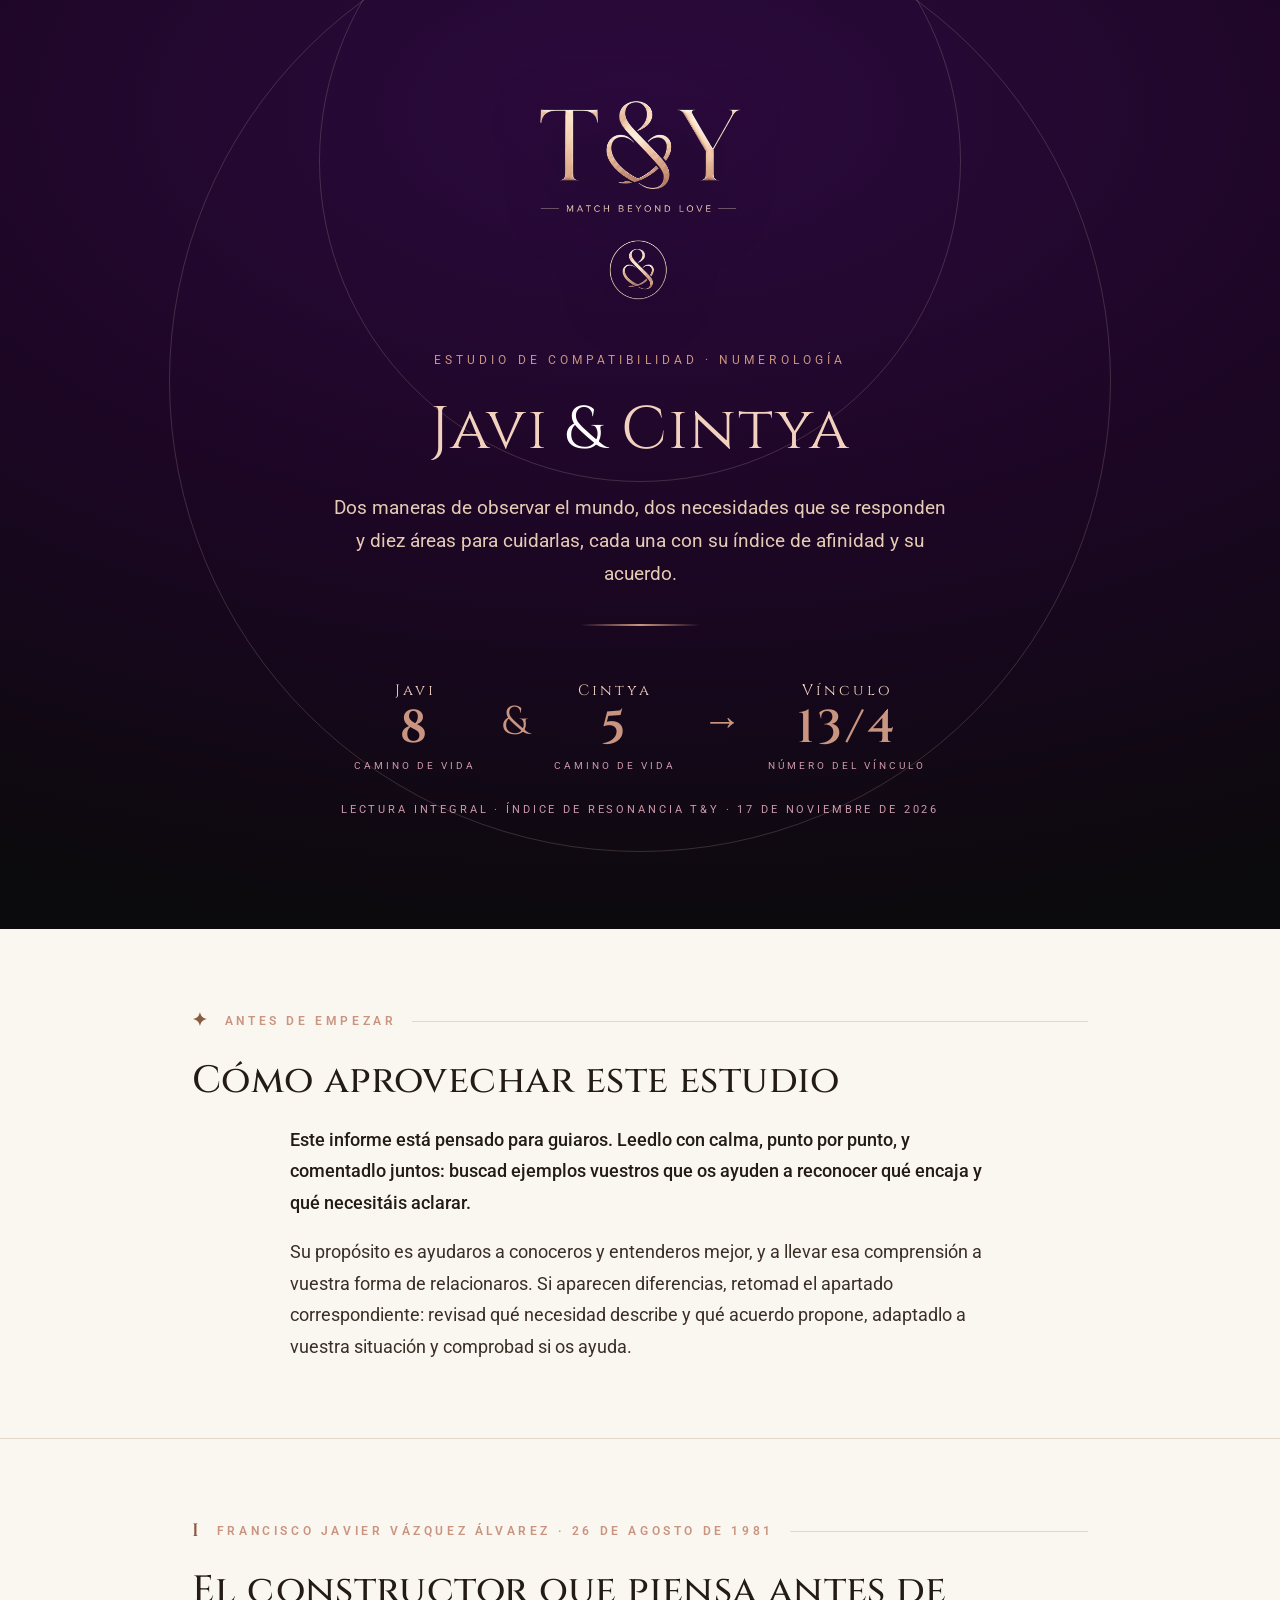
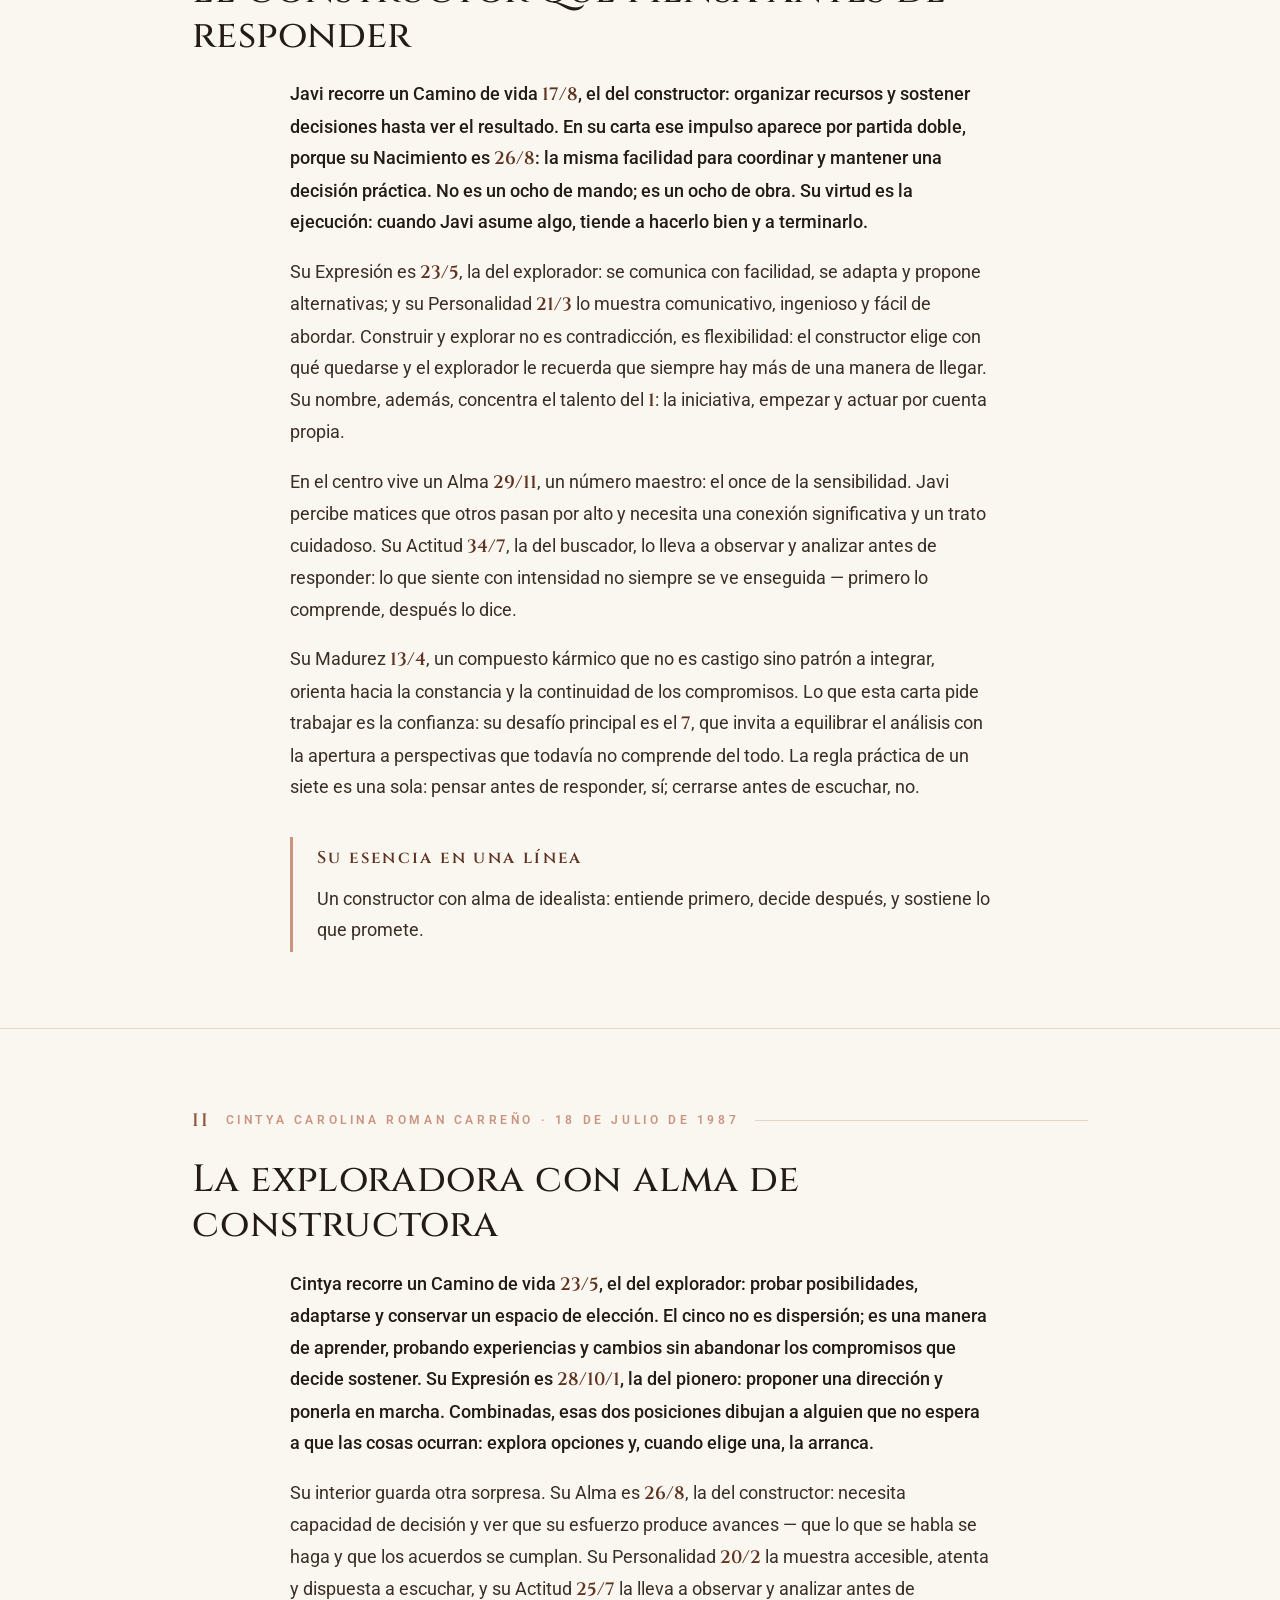
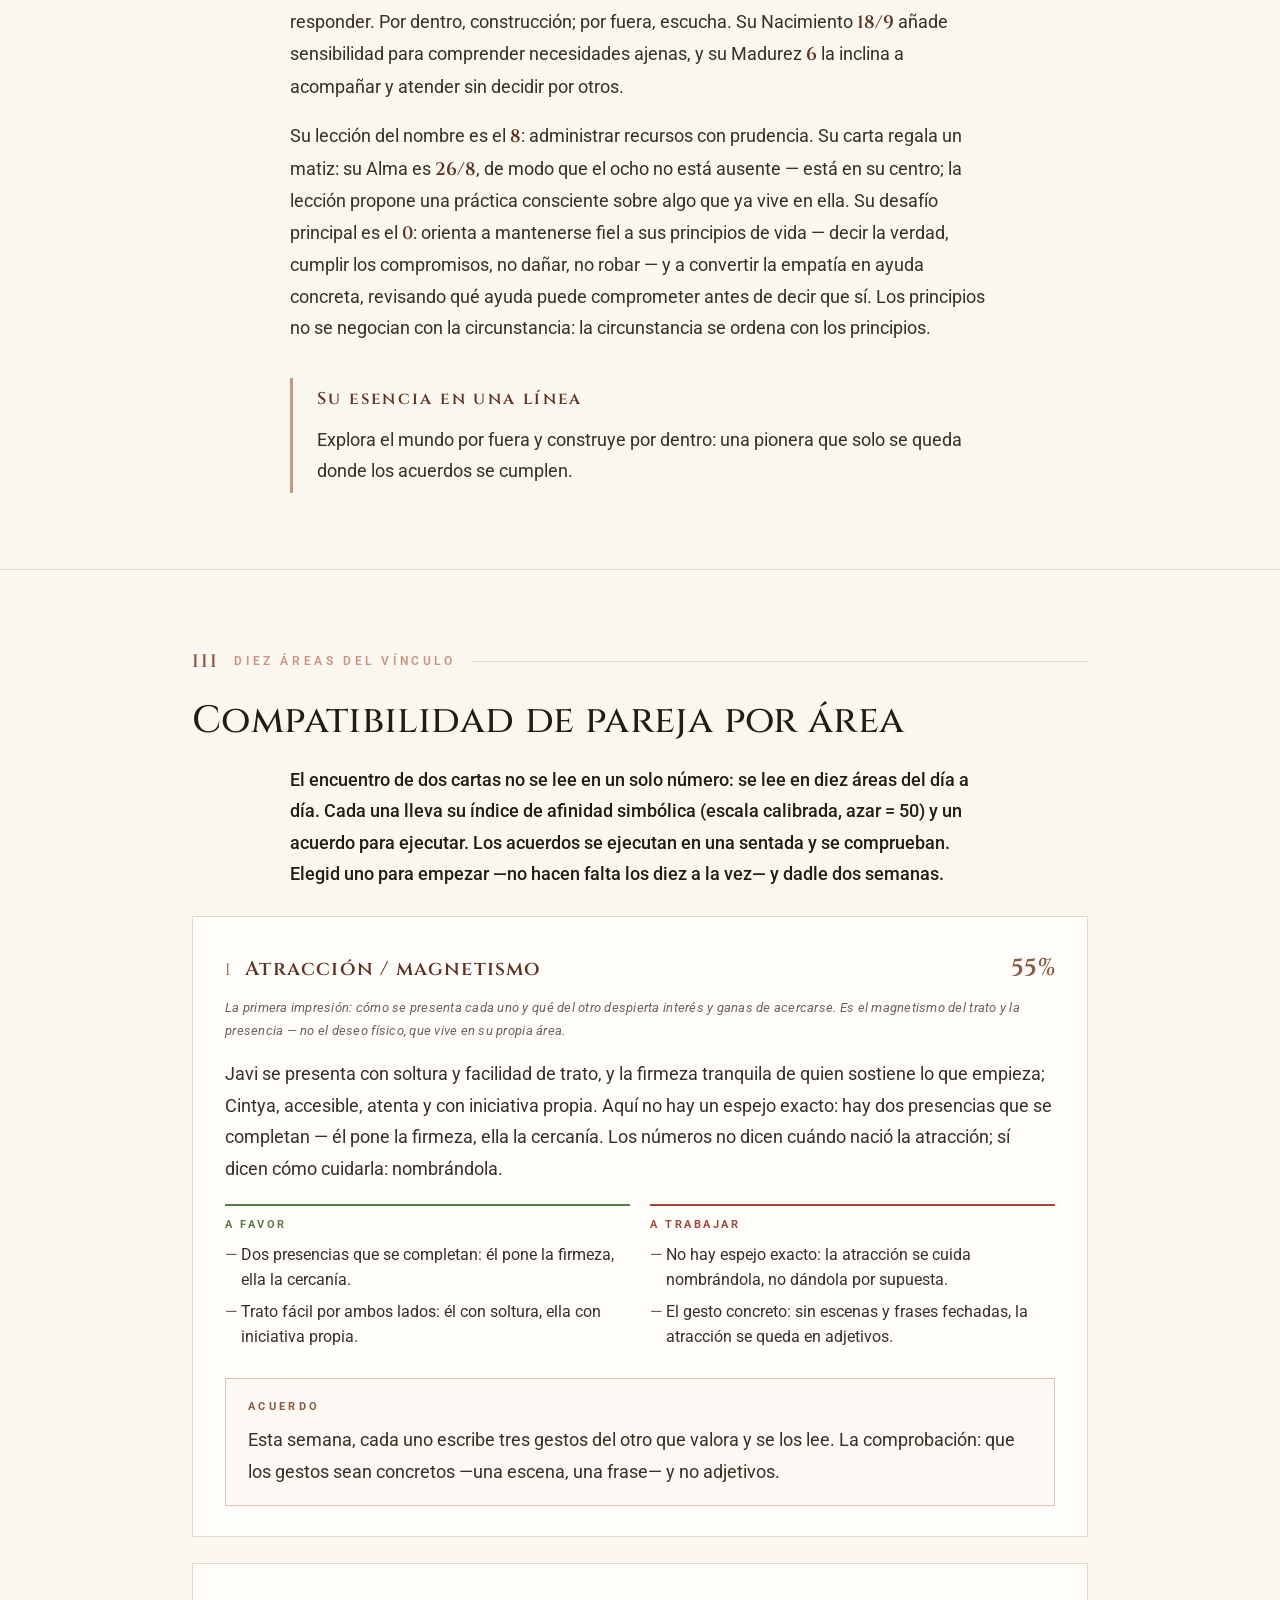
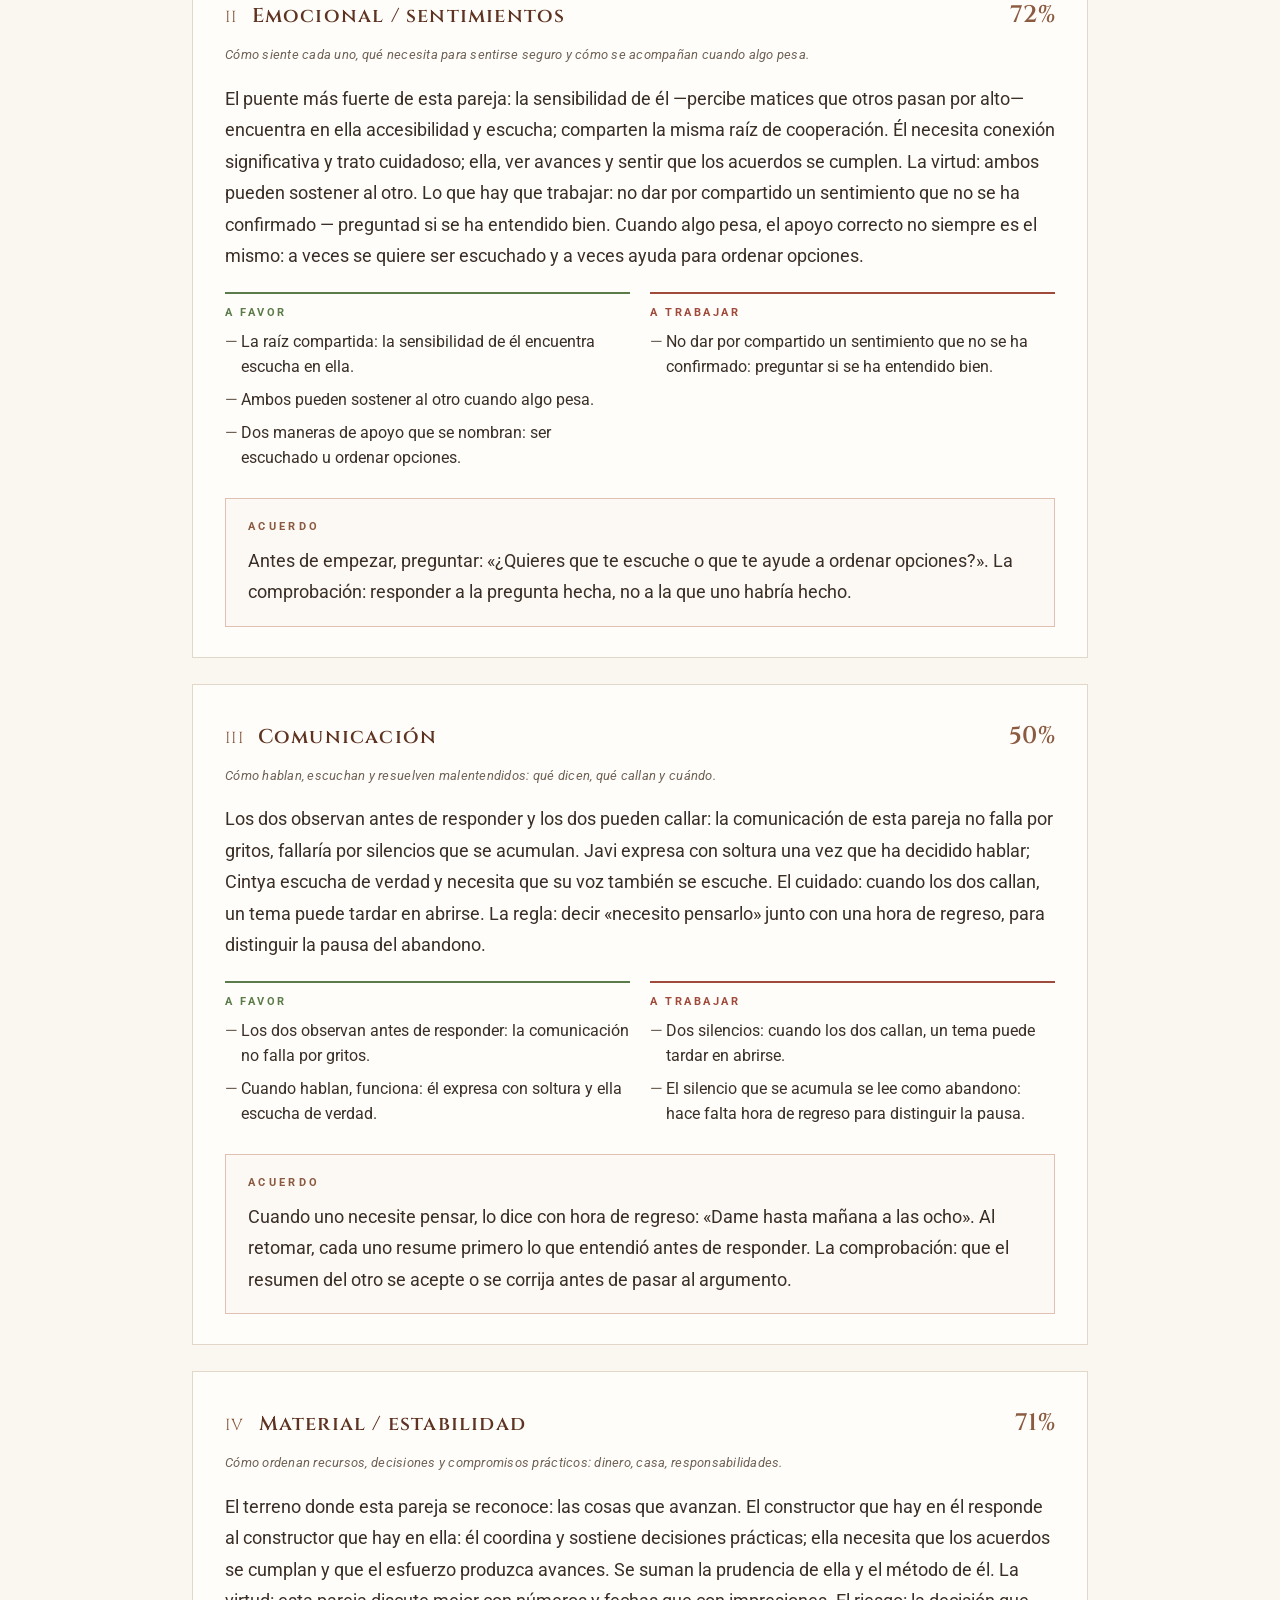
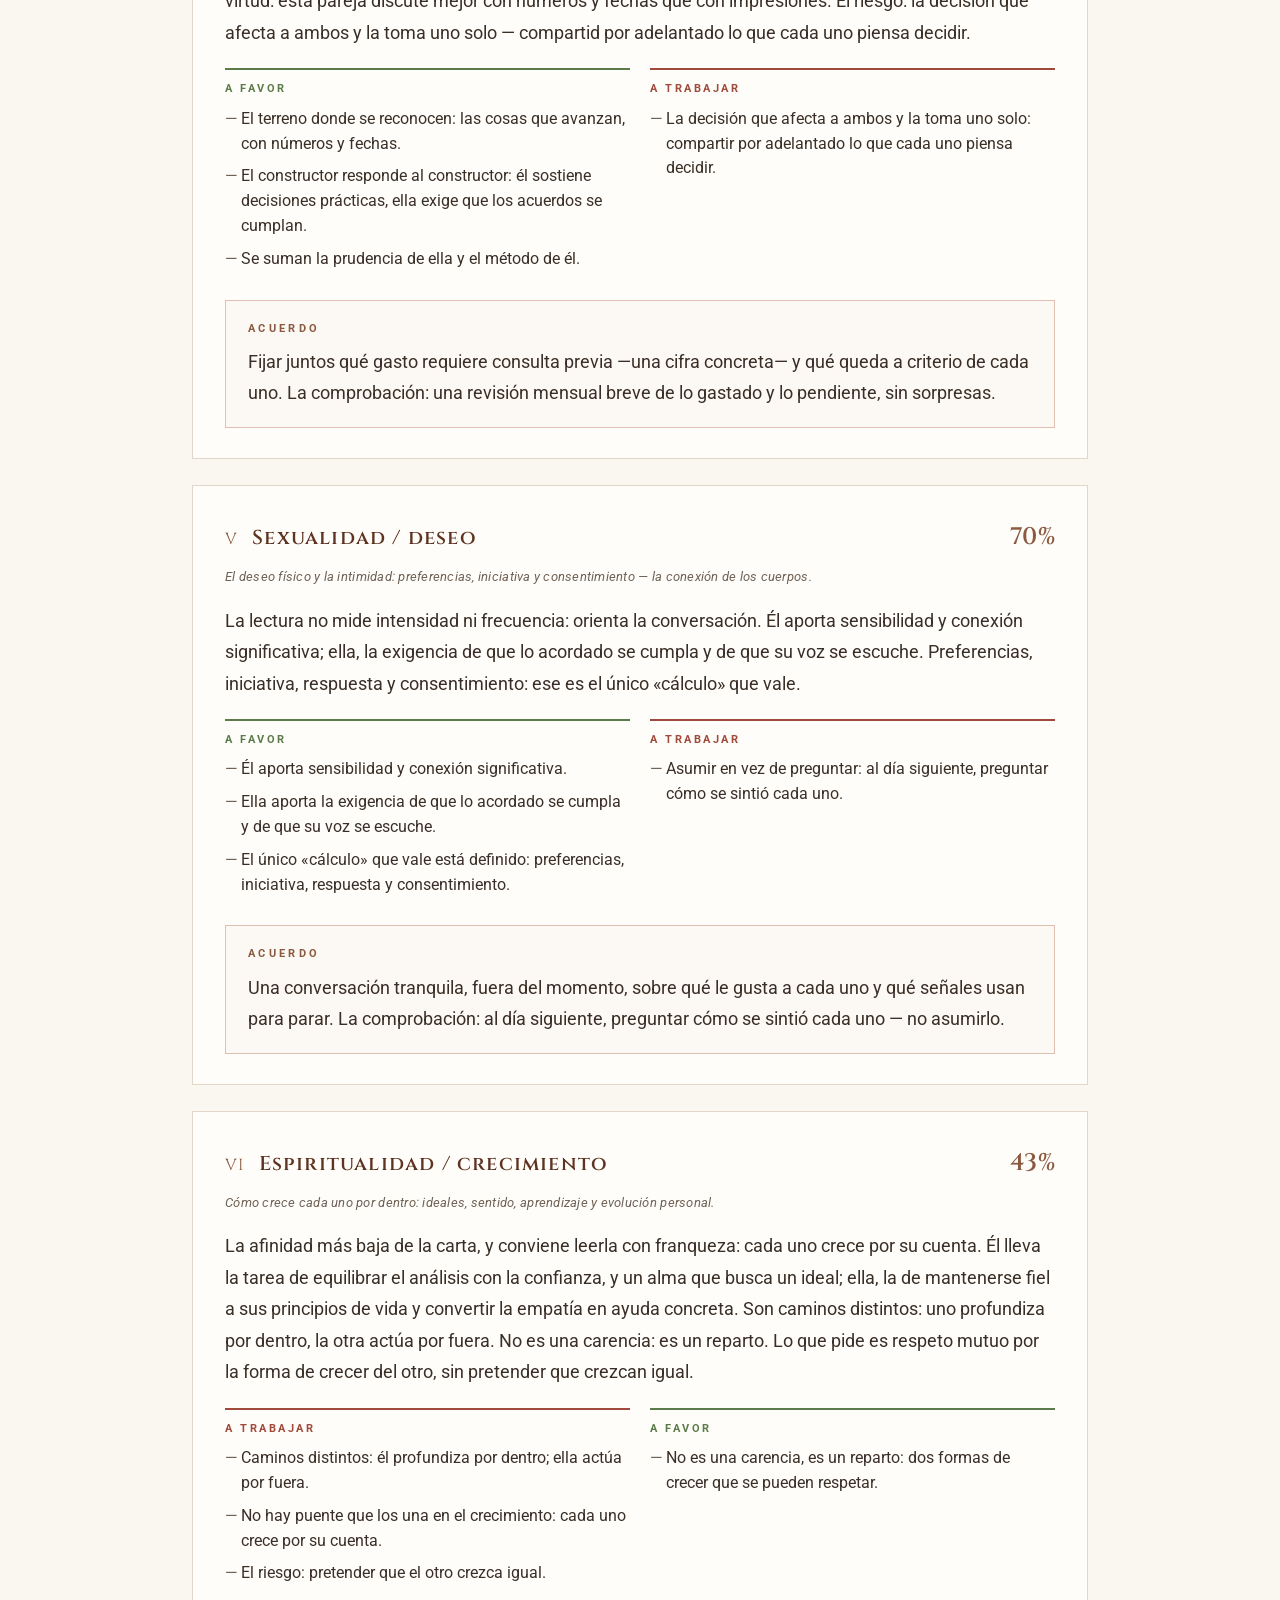
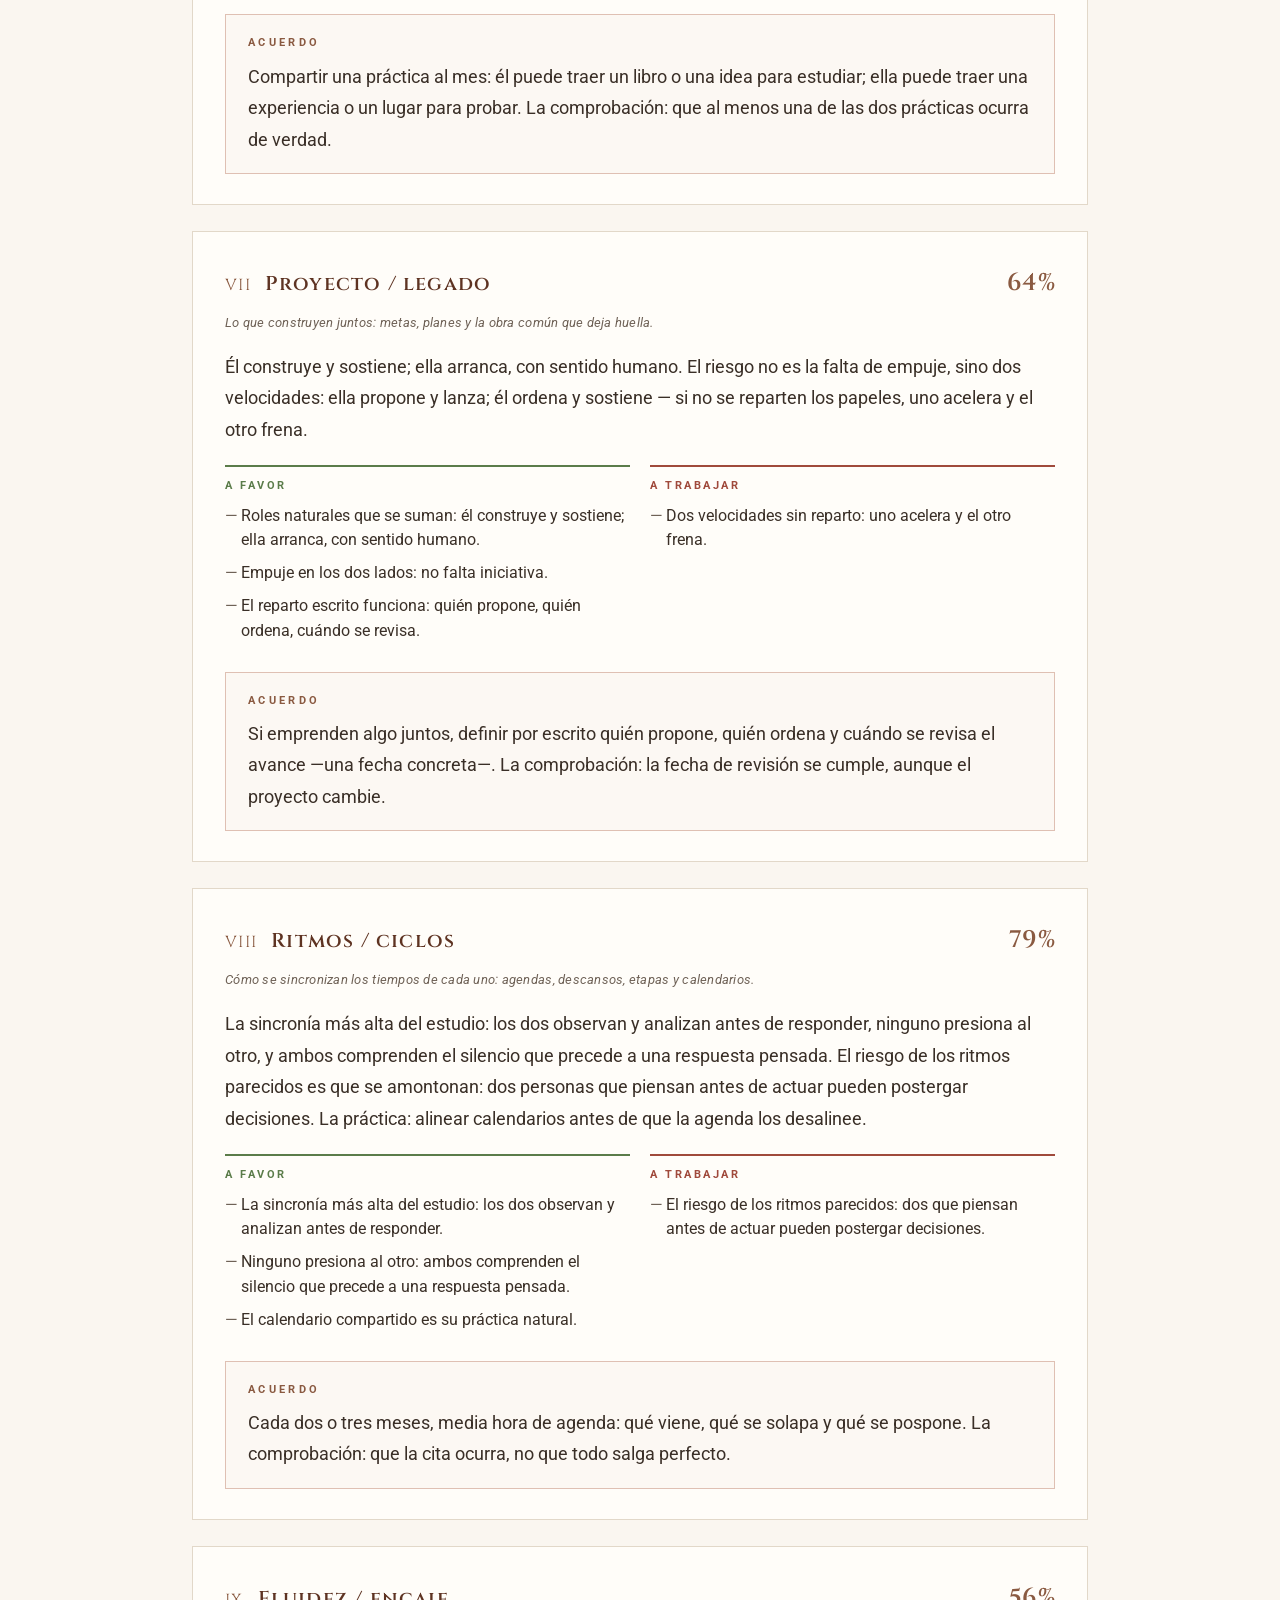
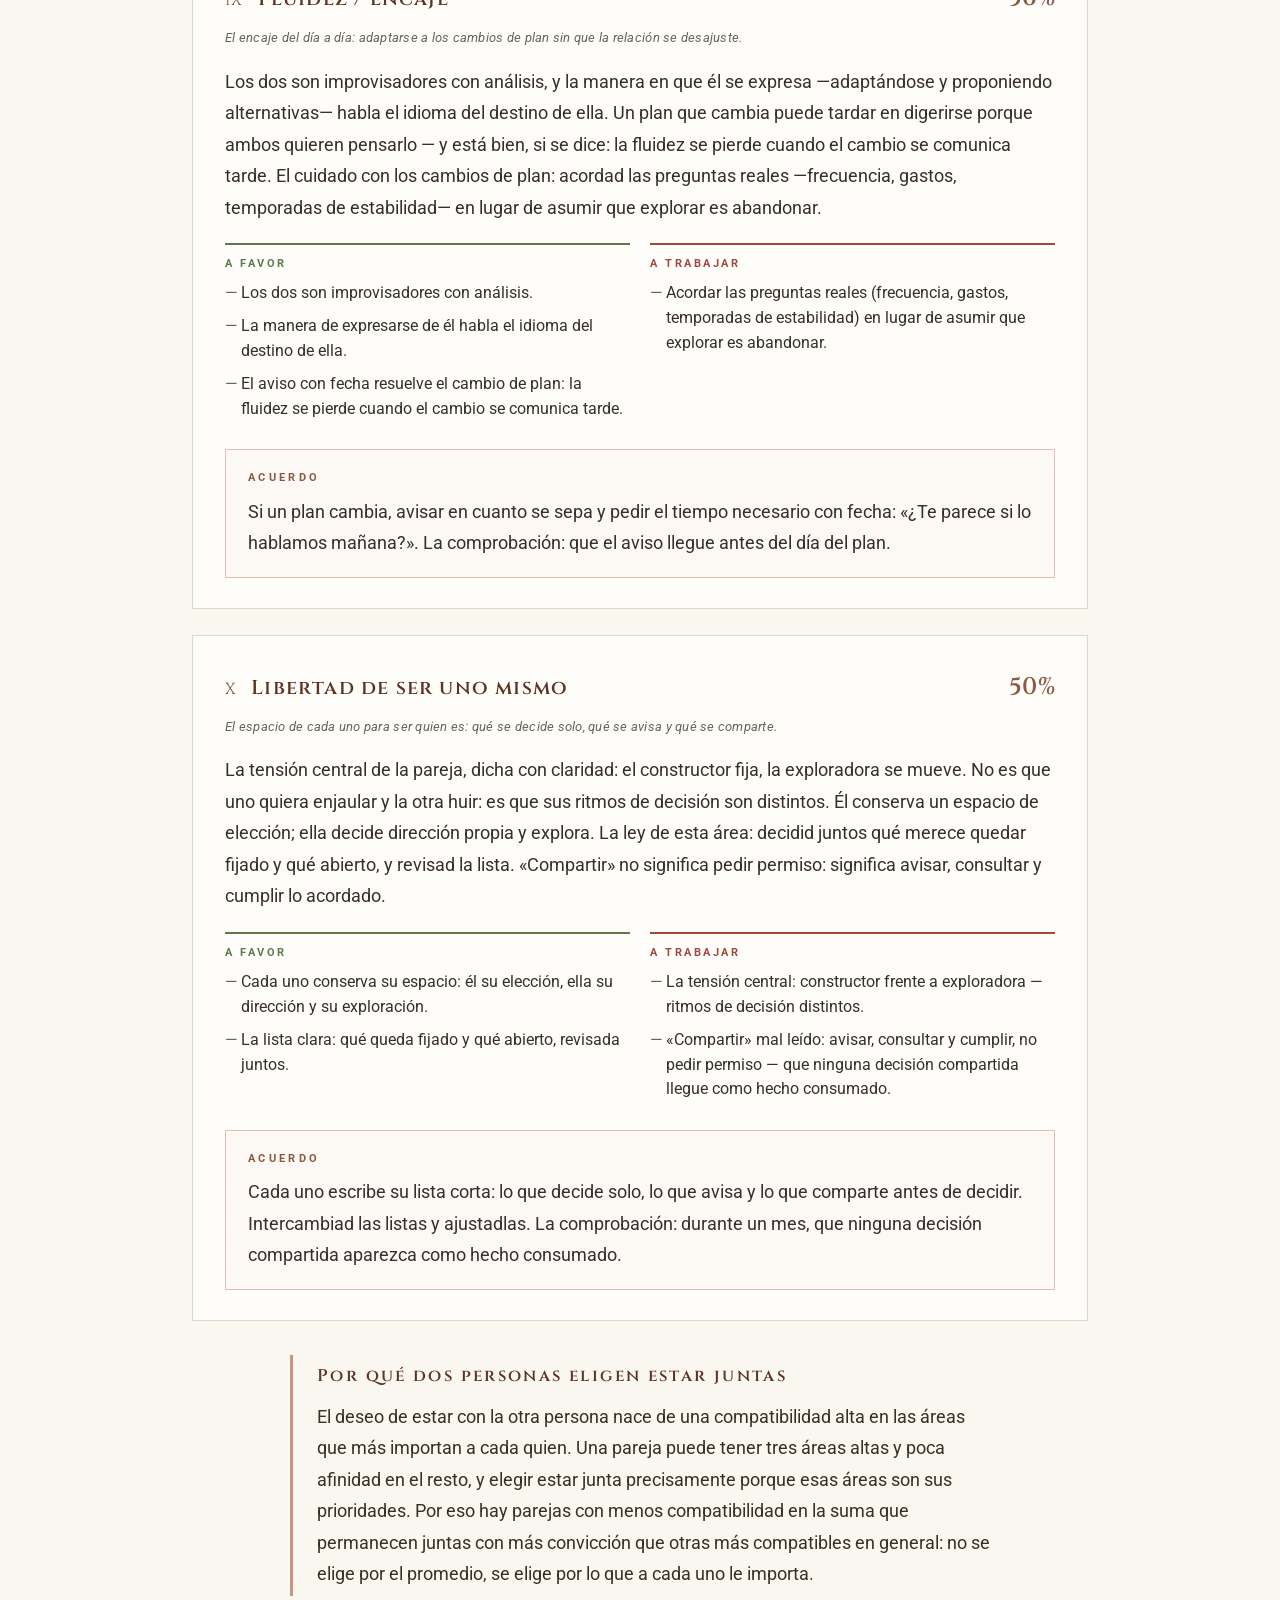
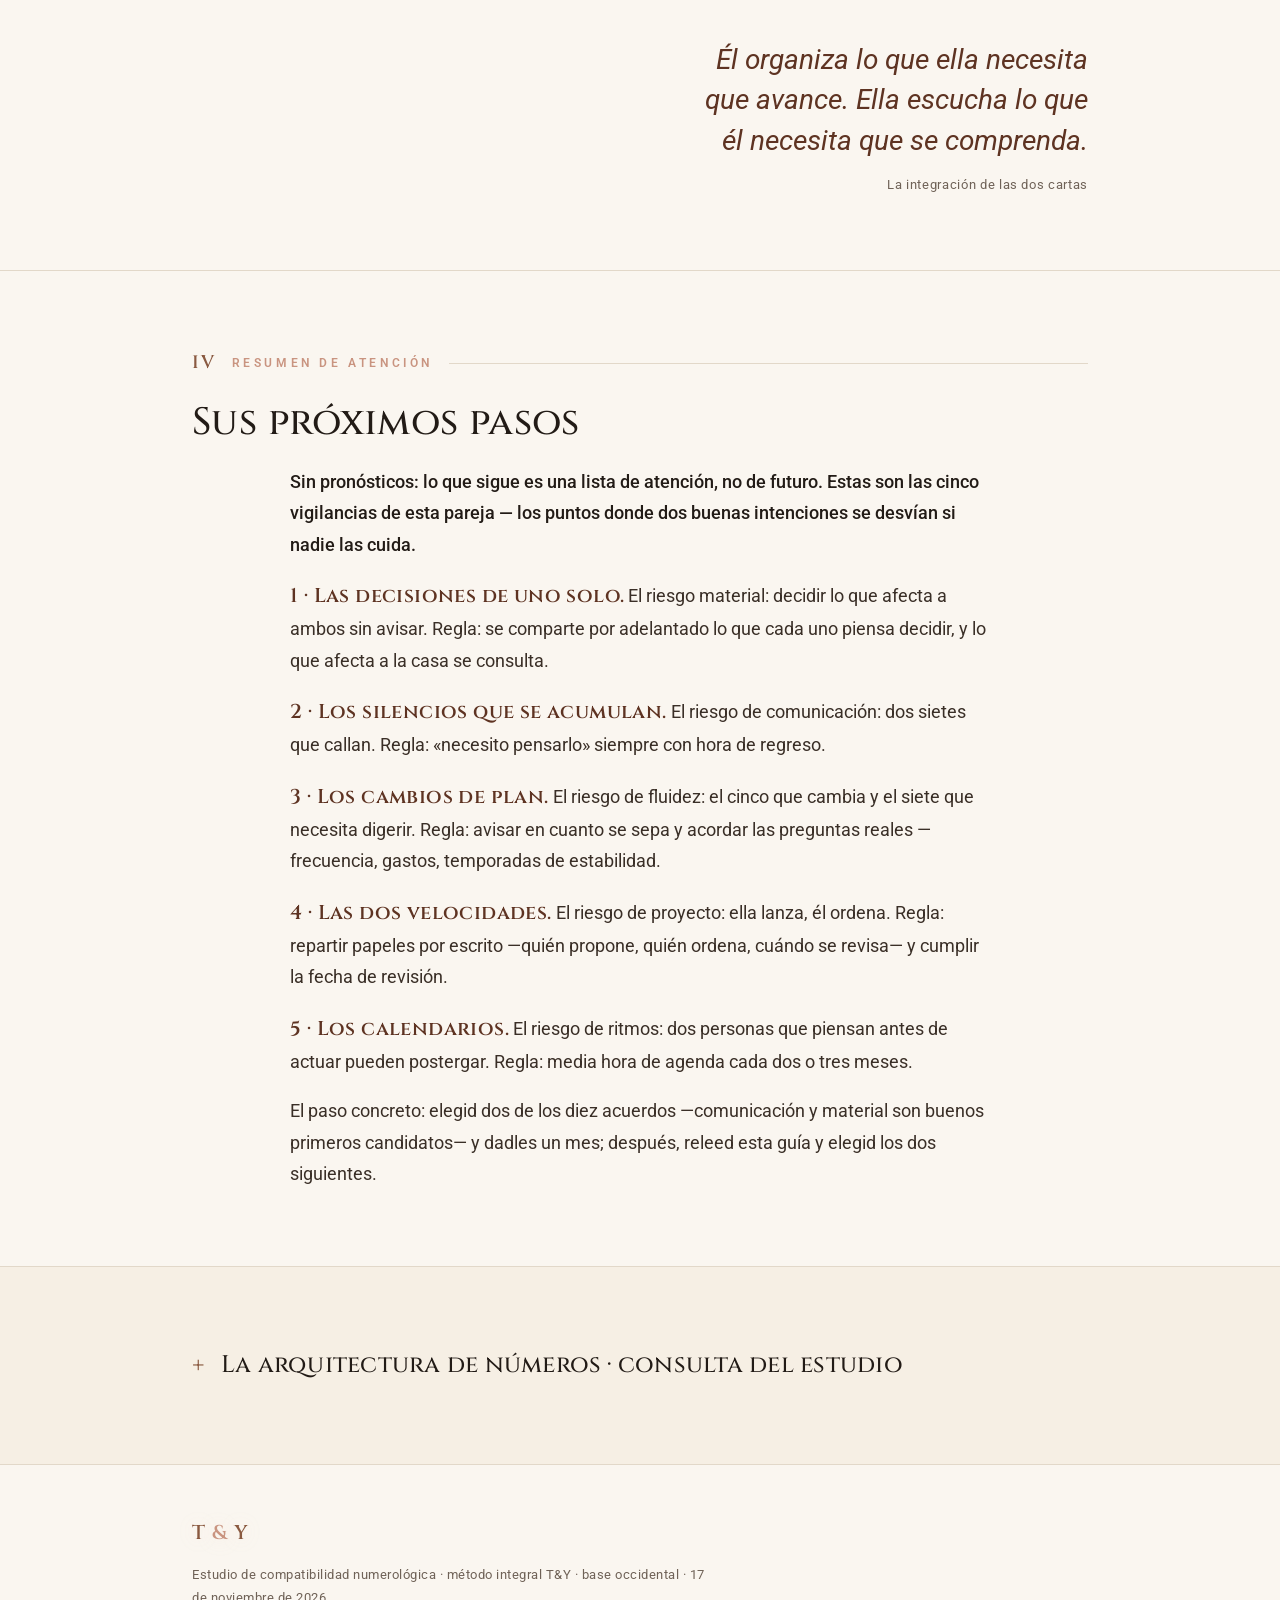
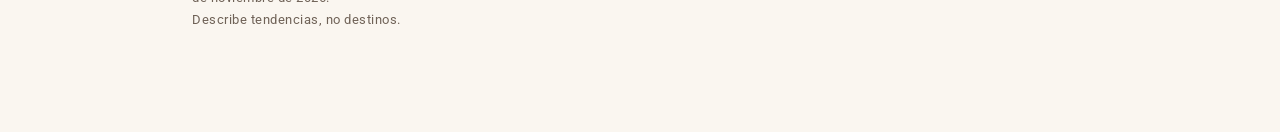
<file: numerologia/javier-cintya/v3/index.html>
<!DOCTYPE html>
<html lang="es">
<head>
<meta charset="UTF-8">
<meta name="viewport" content="width=device-width, initial-scale=1.0">
<title>T&Y — Compatibilidad numerológica · Javi &amp; Cintya</title>
<link rel="preconnect" href="https://fonts.googleapis.com">
<link rel="preconnect" href="https://fonts.gstatic.com" crossorigin>
<link href="https://fonts.googleapis.com/css2?family=Cinzel:wght@400;500;600;700&family=Roboto:ital,wght@0,300;0,400;0,500;0,600;0,700;1,400&display=swap" rel="stylesheet">
<style>
:root{
  --plum:#2C0A3E; --plum-light:#4A0E5C; --noir:#0B0A0C;
  --champagne:#F2D2BE; --rose:#C99480; --bronze:#8A5A41; --copper:#5E3322;
  --ink:#221b16; --muted:#6f6257; --card:#fffdf9; --bg:#faf6f0;
  --line:#e2d8c9;
  --display:"Cinzel",serif; --serif:"Roboto",Georgia,serif; --sans:"Roboto",sans-serif;
}
*{margin:0;padding:0;box-sizing:border-box}
html{scroll-behavior:smooth}
body{background:var(--bg);color:var(--ink);font-family:var(--serif);font-size:18px;line-height:1.75;-webkit-font-smoothing:antialiased}
a{color:inherit}
.wrap{max-width:960px;margin:0 auto;padding:0 32px}
::selection{background:var(--rose);color:#fff}

/* ---------- fondo de ánimo: ciruela (numerología) ---------- */
.plum-hero{
  position:relative;color:var(--champagne);overflow:hidden;
  background:radial-gradient(ellipse 120% 90% at 50% 12%, var(--plum) 0%, #1c0624 52%, var(--noir) 100%);
  padding:96px 0 110px;text-align:center;
}
.plum-hero::before,.plum-hero::after{content:"";position:absolute;border-radius:50%;border:1px solid rgba(242,210,190,.18);pointer-events:none}
.plum-hero::before{width:640px;height:640px;left:50%;top:-160px;transform:translateX(-50%)}
.plum-hero::after{width:940px;height:940px;left:50%;top:-90px;transform:translateX(-50%)}

/* ---------- wordmark (brand) ---------- */
.brand{font-family:var(--display);font-size:30px;letter-spacing:.34em;font-weight:600;color:var(--champagne);text-shadow:0 1px 18px rgba(242,210,190,.25)}

/* ---------- logo animado (movimiento sutil de lujo) ---------- */
.logo-wrap{position:relative;width:min(210px,60vw);margin:0 auto;display:block}
.logo-wrap + .kicker{margin-top:36px}
.logo-wrap .hero-logo{width:100%;filter:drop-shadow(0 10px 26px rgba(0,0,0,.5));animation:logoFloat 6.5s ease-in-out infinite}
.logo-wrap .sheen{position:absolute;inset:0;pointer-events:none;
  -webkit-mask-image:url("../ty-logo-ciruela.png");mask-image:url("../ty-logo-ciruela.png");
  -webkit-mask-size:100% auto;mask-size:100% auto;-webkit-mask-repeat:no-repeat;mask-repeat:no-repeat;
  -webkit-mask-position:center;mask-position:center;
  background:linear-gradient(115deg,transparent 32%,rgba(255,255,255,0) 40%,rgba(255,244,230,.85) 49%,rgba(255,255,255,0) 58%,transparent 68%);
  background-size:250% 100%;background-repeat:no-repeat;background-position:-160% 0;
  mix-blend-mode:screen;animation:logoSheen 7s ease-in-out 1.2s infinite}
@keyframes logoFloat{0%,100%{transform:translateY(0)}50%{transform:translateY(-9px)}}
@keyframes logoSheen{0%{background-position:-170% 0}55%{background-position:170% 0}100%{background-position:170% 0}}
@media (prefers-reduced-motion:reduce){
  .logo-wrap .hero-logo,.logo-wrap .sheen{animation:none}
  .logo-wrap .hero-logo{filter:drop-shadow(0 10px 26px rgba(0,0,0,.5))}
  .logo-wrap .sheen{background:none}
}
.brand .amp{color:var(--rose);font-style:normal}
.tagline{display:inline-flex;align-items:center;gap:18px;margin-top:10px}
.tagline .filete{width:44px;height:1px;background:linear-gradient(90deg,transparent,var(--rose))}
.tagline .filete.r{background:linear-gradient(90deg,var(--rose),transparent)}
.tagline span{font-family:var(--sans);font-size:11px;letter-spacing:.42em;color:var(--rose);text-transform:uppercase}

.kicker{margin-top:64px;font-family:var(--sans);font-size:12px;letter-spacing:.34em;text-transform:uppercase;color:var(--rose)}
.plum-hero h1{font-family:var(--display);font-weight:400;font-size:clamp(34px,6vw,60px);line-height:1.1;margin-top:26px;letter-spacing:.02em;color:var(--champagne)}
.plum-hero h1 em{font-style:normal;color:#fff}
.plum-hero .lead{margin:28px auto 0;max-width:56ch;font-size:19px;color:#e6cbb4;font-family:var(--serif)}
.rule-hero{width:120px;height:2px;margin:34px auto 0;background:linear-gradient(90deg,transparent,var(--rose),transparent)}
.plum-hero .edition{margin-top:26px;font-family:var(--sans);font-size:11px;letter-spacing:.26em;text-transform:uppercase;color:#c9a}

.pair-badge{display:inline-flex;align-items:center;gap:26px;margin-top:52px}
.pair-badge .p{font-family:var(--display);font-size:15px;letter-spacing:.2em;color:var(--champagne)}
.pair-badge .n{display:block;font-family:var(--display);font-size:46px;font-weight:600;color:var(--rose);line-height:1}
.pair-badge .sub{display:block;font-family:var(--sans);font-size:10px;letter-spacing:.3em;color:#c9a;text-transform:uppercase;margin-top:6px}
.pair-badge .heart{font-family:var(--display);font-size:40px;color:var(--rose);transform:translateY(-4px)}

/* ---------- secciones editoriales ---------- */
main{padding:0 0 30px}
.section{padding:76px 0;border-bottom:1px solid var(--line)}
.sec-eyebrow{font-family:var(--sans);font-size:12px;letter-spacing:.3em;text-transform:uppercase;color:var(--rose);font-weight:600;display:flex;align-items:center;gap:16px}
.sec-eyebrow .roman{font-family:var(--display);font-size:18px;color:var(--bronze);letter-spacing:.1em}
.sec-eyebrow::after{content:"";flex:1;height:1px;background:var(--line)}
.section h2{font-family:var(--display);font-weight:500;font-size:clamp(26px,4vw,38px);line-height:1.18;margin:22px 0 20px;letter-spacing:.01em;color:var(--ink)}
.section h2 em{font-style:normal;color:var(--copper)}
.section p{max-width:70ch;margin:0 auto 0;color:#3a2f27;font-size:18px}
.section p+p{margin-top:18px}
.section p.lead-p{font-size:18px;color:var(--ink);font-weight:500}
.section .num{font-family:var(--display);color:var(--copper);font-weight:600}
.lead-num{font-family:var(--display);font-size:20px;color:var(--copper);font-weight:600;letter-spacing:.02em}

.section h4{font-family:var(--display);font-size:17px;letter-spacing:.14em;font-weight:600;color:var(--copper);margin:34px auto 12px;max-width:70ch}
.section h4+p{margin-top:0}

/* pulldata / destaque en prosa */
.dialogue{margin:34px auto 0;max-width:70ch;border-left:3px solid var(--rose);padding:6px 0 6px 24px}
.dialogue+.dialogue{margin-top:26px}
.dialogue h3{font-family:var(--display);font-size:17px;letter-spacing:.14em;font-weight:600;color:var(--copper);margin-bottom:10px}
.dialogue p{font-size:18px;color:#3a2f27}

.pull{font-family:var(--serif);font-style:italic;font-size:clamp(22px,3vw,28px);line-height:1.45;color:var(--copper);max-width:26ch;margin:44px 0 0 auto;text-align:right;font-weight:400}
.pull small{display:block;font-style:normal;font-family:var(--sans);font-size:13px;color:var(--muted);margin-top:14px;letter-spacing:.05em}

/* ---------- recuadro de práctica / acuerdo ---------- */
.practice{margin:22px auto 0;max-width:70ch;border:1px solid rgba(201,148,128,.55);background:rgba(201,148,128,.05);padding:18px 22px}
.practice h5{font-family:var(--sans);font-size:11px;letter-spacing:.3em;text-transform:uppercase;color:var(--bronze);margin-bottom:8px}
.practice p{font-size:18px;color:#3a2f27}

/* ---------- diez áreas ---------- */
.area-card{background:var(--card);border:1px solid var(--line);padding:30px 32px;margin-top:26px}
.area-card:first-of-type{margin-top:34px}
.area-card .area-head{display:flex;align-items:baseline;gap:14px;margin-bottom:8px}
.area-card .area-roman{font-family:var(--display);font-size:16px;color:var(--bronze);letter-spacing:.08em}
.area-card h3{font-family:var(--display);font-size:20px;font-weight:600;letter-spacing:.06em;color:var(--copper)}
.area-card .area-def{font-family:var(--sans);font-size:13px;color:var(--muted);letter-spacing:.02em;margin:0 0 16px;max-width:none;font-style:italic}
.area-card p{max-width:none;margin:0;font-size:18px}
.area-card p+p{margin-top:14px}
.area-card .practice{margin:20px 0 0;max-width:none}
.area-card .area-head .area-pct{margin-left:auto;font-family:var(--display);font-size:24px;font-weight:600;color:var(--bronze);letter-spacing:.02em;white-space:nowrap}

/* ---------- saldo del área: a favor / a trabajar ---------- */
.saldo{margin:20px 0 0;display:grid;grid-template-columns:1fr 1fr;gap:20px}
.saldo .col{border-top:2px solid;padding-top:10px}
.saldo .col.v{border-color:#5b7c4a}
.saldo .col.r{border-color:#a04a3c}
.saldo h6{font-family:var(--sans);font-size:10.5px;letter-spacing:.24em;text-transform:uppercase;margin-bottom:8px}
.saldo .v h6{color:#5b7c4a}
.saldo .r h6{color:#a04a3c}
.saldo ul{list-style:none;margin:0;padding:0}
.saldo li{font-size:15.5px;line-height:1.6;color:#3a2f27;margin-bottom:8px;padding-left:16px;position:relative}
.saldo li::before{content:"—";position:absolute;left:0;color:var(--muted)}
@media(max-width:720px){.saldo{grid-template-columns:1fr}}

/* ---------- anexo técnico (desplegable) ---------- */
.annex{background:#f6efe4}
.annex>summary{cursor:pointer;list-style:none;display:flex;align-items:center;gap:16px;max-width:960px;margin:0 auto;padding:0 32px}
.annex>summary::-webkit-details-marker{display:none}
.annex>summary::before{content:"+";font-family:var(--display);font-size:26px;color:var(--bronze)}
.annex[open]>summary::before{content:"–"}
.annex>summary h2{font-family:var(--display);font-weight:500;font-size:24px;margin:0;color:var(--ink)}
.annex-inner{padding-top:30px}
.annex .note{font-family:var(--sans);font-size:14px;color:var(--muted);margin-bottom:30px;max-width:none}
.grid2{display:grid;grid-template-columns:1fr 1fr;gap:26px;margin-top:26px}
.an-card{border:1px solid var(--line);background:var(--card);padding:22px 24px}
.an-card h4{font-family:var(--display);font-size:14px;letter-spacing:.18em;font-weight:600;color:var(--copper);margin:0 0 14px;max-width:none}
.an-card table{width:100%;border-collapse:collapse;font-family:var(--sans);font-size:14.5px}
.an-card td{padding:5px 4px;border-bottom:1px dashed var(--line);color:#3a2f27}
.an-card td:last-child{text-align:right;font-family:var(--display);font-weight:600;color:var(--copper);white-space:nowrap}
.an-card tr:last-child td{border-bottom:none}
.an-card td.row{text-align:left;color:var(--muted)}
.couple{margin-top:26px}
.annex .narrow{max-width:74ch}
.mono-note{margin-top:40px;font-family:var(--sans);font-size:13px;color:var(--muted);max-width:74ch;line-height:1.7}
.mono-note+.mono-note{margin-top:14px}
.footer{border-top:none;padding:50px 0 70px;background:var(--bg)}
.footer .brand{color:var(--bronze);font-size:20px}
.footer .foot-line{font-family:var(--sans);font-size:12.5px;color:var(--muted);letter-spacing:.04em;margin-top:14px;max-width:74ch;line-height:1.8}

@media(max-width:720px){
  .grid2{grid-template-columns:1fr}
  .pair-badge{flex-direction:column;gap:18px}
  .pull{margin:36px 0 0}
  .area-card{padding:24px 20px}
}
</style>
</head>
<body>

<!-- ================= HERO / CIRUELA ================= -->
<header class="plum-hero">
  <div class="wrap">
    <div class="logo-wrap"><img class="hero-logo" src="../ty-logo-ciruela.png" alt="T&Y — Match beyond love">
      <span class="sheen" aria-hidden="true"></span>
    </div>
    <div class="kicker">Estudio de compatibilidad · Numerología</div>
    <h1>Javi <em>&amp;</em> Cintya</h1>
    <p class="lead">Dos maneras de observar el mundo, dos necesidades que se responden y diez áreas para cuidarlas, cada una con su índice de afinidad y su acuerdo.</p>
    <div class="rule-hero"></div>
    <div class="pair-badge">
      <div class="p">Javi<span class="n">8</span><span class="sub">Camino de vida</span></div>
      <div class="heart">&amp;</div>
      <div class="p">Cintya<span class="n">5</span><span class="sub">Camino de vida</span></div>
      <div class="heart">→</div>
      <div class="p">Vínculo<span class="n">13/4</span><span class="sub">Número del vínculo</span></div>
    </div>
    <p class="edition">Lectura integral · Índice de resonancia T&amp;Y · 17 de noviembre de 2026</p>
  </div>
</header>

<main>

<!-- ============ CÓMO APROVECHAR ESTE ESTUDIO ============ -->
<section class="section">
  <div class="wrap">
    <div class="sec-eyebrow"><span class="roman">✦</span> Antes de empezar</div>
    <h2>Cómo aprovechar este estudio</h2>
    <p class="lead-p">Este informe está pensado para guiaros. Leedlo con calma, punto por punto, y comentadlo juntos: buscad ejemplos vuestros que os ayuden a reconocer qué encaja y qué necesitáis aclarar.</p>
    <p>Su propósito es ayudaros a conoceros y entenderos mejor, y a llevar esa comprensión a vuestra forma de relacionaros. Si aparecen diferencias, retomad el apartado correspondiente: revisad qué necesidad describe y qué acuerdo propone, adaptadlo a vuestra situación y comprobad si os ayuda.</p>
  </div>
</section>

<!-- ============ I · JAVI ============ -->
<section class="section">
  <div class="wrap">
    <div class="sec-eyebrow"><span class="roman">I</span> Francisco Javier Vázquez Álvarez · 26 de agosto de 1981</div>
    <h2>El constructor que piensa antes de responder</h2>
    <p class="lead-p">Javi recorre un Camino de vida <span class="num">17/8</span>, el del constructor: organizar recursos y sostener decisiones hasta ver el resultado. En su carta ese impulso aparece por partida doble, porque su Nacimiento es <span class="num">26/8</span>: la misma facilidad para coordinar y mantener una decisión práctica. No es un ocho de mando; es un ocho de obra. Su virtud es la ejecución: cuando Javi asume algo, tiende a hacerlo bien y a terminarlo.</p>
    <p>Su Expresión es <span class="num">23/5</span>, la del explorador: se comunica con facilidad, se adapta y propone alternativas; y su Personalidad <span class="num">21/3</span> lo muestra comunicativo, ingenioso y fácil de abordar. Construir y explorar no es contradicción, es flexibilidad: el constructor elige con qué quedarse y el explorador le recuerda que siempre hay más de una manera de llegar. Su nombre, además, concentra el talento del <span class="num">1</span>: la iniciativa, empezar y actuar por cuenta propia.</p>
    <p>En el centro vive un Alma <span class="num">29/11</span>, un número maestro: el once de la sensibilidad. Javi percibe matices que otros pasan por alto y necesita una conexión significativa y un trato cuidadoso. Su Actitud <span class="num">34/7</span>, la del buscador, lo lleva a observar y analizar antes de responder: lo que siente con intensidad no siempre se ve enseguida — primero lo comprende, después lo dice.</p>
    <p>Su Madurez <span class="num">13/4</span>, un compuesto kármico que no es castigo sino patrón a integrar, orienta hacia la constancia y la continuidad de los compromisos. Lo que esta carta pide trabajar es la confianza: su desafío principal es el <span class="num">7</span>, que invita a equilibrar el análisis con la apertura a perspectivas que todavía no comprende del todo. La regla práctica de un siete es una sola: pensar antes de responder, sí; cerrarse antes de escuchar, no.</p>
    <div class="dialogue">
      <h3>Su esencia en una línea</h3>
      <p>Un constructor con alma de idealista: entiende primero, decide después, y sostiene lo que promete.</p>
    </div>
  </div>
</section>

<!-- ============ II · CINTYA ============ -->
<section class="section">
  <div class="wrap">
    <div class="sec-eyebrow"><span class="roman">II</span> Cintya Carolina Roman Carreño · 18 de julio de 1987</div>
    <h2>La exploradora con alma de constructora</h2>
    <p class="lead-p">Cintya recorre un Camino de vida <span class="num">23/5</span>, el del explorador: probar posibilidades, adaptarse y conservar un espacio de elección. El cinco no es dispersión; es una manera de aprender, probando experiencias y cambios sin abandonar los compromisos que decide sostener. Su Expresión es <span class="num">28/10/1</span>, la del pionero: proponer una dirección y ponerla en marcha. Combinadas, esas dos posiciones dibujan a alguien que no espera a que las cosas ocurran: explora opciones y, cuando elige una, la arranca.</p>
    <p>Su interior guarda otra sorpresa. Su Alma es <span class="num">26/8</span>, la del constructor: necesita capacidad de decisión y ver que su esfuerzo produce avances — que lo que se habla se haga y que los acuerdos se cumplan. Su Personalidad <span class="num">20/2</span> la muestra accesible, atenta y dispuesta a escuchar, y su Actitud <span class="num">25/7</span> la lleva a observar y analizar antes de responder. Por dentro, construcción; por fuera, escucha. Su Nacimiento <span class="num">18/9</span> añade sensibilidad para comprender necesidades ajenas, y su Madurez <span class="num">6</span> la inclina a acompañar y atender sin decidir por otros.</p>
    <p>Su lección del nombre es el <span class="num">8</span>: administrar recursos con prudencia. Su carta regala un matiz: su Alma es <span class="num">26/8</span>, de modo que el ocho no está ausente — está en su centro; la lección propone una práctica consciente sobre algo que ya vive en ella. Su desafío principal es el <span class="num">0</span>: orienta a mantenerse fiel a sus principios de vida — decir la verdad, cumplir los compromisos, no dañar, no robar — y a convertir la empatía en ayuda concreta, revisando qué ayuda puede comprometer antes de decir que sí. Los principios no se negocian con la circunstancia: la circunstancia se ordena con los principios.</p>
    <div class="dialogue">
      <h3>Su esencia en una línea</h3>
      <p>Explora el mundo por fuera y construye por dentro: una pionera que solo se queda donde los acuerdos se cumplen.</p>
    </div>
  </div>
</section>

<!-- ============ III · DIEZ ÁREAS ============ -->
<section class="section">
  <div class="wrap">
    <div class="sec-eyebrow"><span class="roman">III</span> Diez áreas del vínculo</div>
    <h2>Compatibilidad de pareja por área</h2>
    <p class="lead-p">El encuentro de dos cartas no se lee en un solo número: se lee en diez áreas del día a día. Cada una lleva su índice de afinidad simbólica (escala calibrada, azar = 50) y un acuerdo para ejecutar. Los acuerdos se ejecutan en una sentada y se comprueban. Elegid uno para empezar —no hacen falta los diez a la vez— y dadle dos semanas.</p>

    <div class="area-card">
      <div class="area-head"><span class="area-roman">I</span><h3>Atracción / magnetismo</h3><span class="area-pct">55%</span></div>
      <p class="area-def">La primera impresión: cómo se presenta cada uno y qué del otro despierta interés y ganas de acercarse. Es el magnetismo del trato y la presencia — no el deseo físico, que vive en su propia área.</p>
      <p>Javi se presenta con soltura y facilidad de trato, y la firmeza tranquila de quien sostiene lo que empieza; Cintya, accesible, atenta y con iniciativa propia. Aquí no hay un espejo exacto: hay dos presencias que se completan — él pone la firmeza, ella la cercanía. Los números no dicen cuándo nació la atracción; sí dicen cómo cuidarla: nombrándola.</p>
      <div class="saldo">
        <div class="col v">
          <h6>A favor</h6>
          <ul>
            <li>Dos presencias que se completan: él pone la firmeza, ella la cercanía.</li>
            <li>Trato fácil por ambos lados: él con soltura, ella con iniciativa propia.</li>
          </ul>
        </div>
        <div class="col r">
          <h6>A trabajar</h6>
          <ul>
            <li>No hay espejo exacto: la atracción se cuida nombrándola, no dándola por supuesta.</li>
            <li>El gesto concreto: sin escenas y frases fechadas, la atracción se queda en adjetivos.</li>
          </ul>
        </div>
      </div>
      <div class="practice">
        <h5>Acuerdo</h5>
        <p>Esta semana, cada uno escribe tres gestos del otro que valora y se los lee. La comprobación: que los gestos sean concretos —una escena, una frase— y no adjetivos.</p>
      </div>
    </div>

    <div class="area-card">
      <div class="area-head"><span class="area-roman">II</span><h3>Emocional / sentimientos</h3><span class="area-pct">72%</span></div>
      <p class="area-def">Cómo siente cada uno, qué necesita para sentirse seguro y cómo se acompañan cuando algo pesa.</p>
      <p>El puente más fuerte de esta pareja: la sensibilidad de él —percibe matices que otros pasan por alto— encuentra en ella accesibilidad y escucha; comparten la misma raíz de cooperación. Él necesita conexión significativa y trato cuidadoso; ella, ver avances y sentir que los acuerdos se cumplen. La virtud: ambos pueden sostener al otro. Lo que hay que trabajar: no dar por compartido un sentimiento que no se ha confirmado — preguntad si se ha entendido bien. Cuando algo pesa, el apoyo correcto no siempre es el mismo: a veces se quiere ser escuchado y a veces ayuda para ordenar opciones.</p>
      <div class="saldo">
        <div class="col v">
          <h6>A favor</h6>
          <ul>
            <li>La raíz compartida: la sensibilidad de él encuentra escucha en ella.</li>
            <li>Ambos pueden sostener al otro cuando algo pesa.</li>
            <li>Dos maneras de apoyo que se nombran: ser escuchado u ordenar opciones.</li>
          </ul>
        </div>
        <div class="col r">
          <h6>A trabajar</h6>
          <ul>
            <li>No dar por compartido un sentimiento que no se ha confirmado: preguntar si se ha entendido bien.</li>
          </ul>
        </div>
      </div>
      <div class="practice">
        <h5>Acuerdo</h5>
        <p>Antes de empezar, preguntar: «¿Quieres que te escuche o que te ayude a ordenar opciones?». La comprobación: responder a la pregunta hecha, no a la que uno habría hecho.</p>
      </div>
    </div>

    <div class="area-card">
      <div class="area-head"><span class="area-roman">III</span><h3>Comunicación</h3><span class="area-pct">50%</span></div>
      <p class="area-def">Cómo hablan, escuchan y resuelven malentendidos: qué dicen, qué callan y cuándo.</p>
      <p>Los dos observan antes de responder y los dos pueden callar: la comunicación de esta pareja no falla por gritos, fallaría por silencios que se acumulan. Javi expresa con soltura una vez que ha decidido hablar; Cintya escucha de verdad y necesita que su voz también se escuche. El cuidado: cuando los dos callan, un tema puede tardar en abrirse. La regla: decir «necesito pensarlo» junto con una hora de regreso, para distinguir la pausa del abandono.</p>
      <div class="saldo">
        <div class="col v">
          <h6>A favor</h6>
          <ul>
            <li>Los dos observan antes de responder: la comunicación no falla por gritos.</li>
            <li>Cuando hablan, funciona: él expresa con soltura y ella escucha de verdad.</li>
          </ul>
        </div>
        <div class="col r">
          <h6>A trabajar</h6>
          <ul>
            <li>Dos silencios: cuando los dos callan, un tema puede tardar en abrirse.</li>
            <li>El silencio que se acumula se lee como abandono: hace falta hora de regreso para distinguir la pausa.</li>
          </ul>
        </div>
      </div>
      <div class="practice">
        <h5>Acuerdo</h5>
        <p>Cuando uno necesite pensar, lo dice con hora de regreso: «Dame hasta mañana a las ocho». Al retomar, cada uno resume primero lo que entendió antes de responder. La comprobación: que el resumen del otro se acepte o se corrija antes de pasar al argumento.</p>
      </div>
    </div>

    <div class="area-card">
      <div class="area-head"><span class="area-roman">IV</span><h3>Material / estabilidad</h3><span class="area-pct">71%</span></div>
      <p class="area-def">Cómo ordenan recursos, decisiones y compromisos prácticos: dinero, casa, responsabilidades.</p>
      <p>El terreno donde esta pareja se reconoce: las cosas que avanzan. El constructor que hay en él responde al constructor que hay en ella: él coordina y sostiene decisiones prácticas; ella necesita que los acuerdos se cumplan y que el esfuerzo produzca avances. Se suman la prudencia de ella y el método de él. La virtud: esta pareja discute mejor con números y fechas que con impresiones. El riesgo: la decisión que afecta a ambos y la toma uno solo — compartid por adelantado lo que cada uno piensa decidir.</p>
      <div class="saldo">
        <div class="col v">
          <h6>A favor</h6>
          <ul>
            <li>El terreno donde se reconocen: las cosas que avanzan, con números y fechas.</li>
            <li>El constructor responde al constructor: él sostiene decisiones prácticas, ella exige que los acuerdos se cumplan.</li>
            <li>Se suman la prudencia de ella y el método de él.</li>
          </ul>
        </div>
        <div class="col r">
          <h6>A trabajar</h6>
          <ul>
            <li>La decisión que afecta a ambos y la toma uno solo: compartir por adelantado lo que cada uno piensa decidir.</li>
          </ul>
        </div>
      </div>
      <div class="practice">
        <h5>Acuerdo</h5>
        <p>Fijar juntos qué gasto requiere consulta previa —una cifra concreta— y qué queda a criterio de cada uno. La comprobación: una revisión mensual breve de lo gastado y lo pendiente, sin sorpresas.</p>
      </div>
    </div>

    <div class="area-card">
      <div class="area-head"><span class="area-roman">V</span><h3>Sexualidad / deseo</h3><span class="area-pct">70%</span></div>
      <p class="area-def">El deseo físico y la intimidad: preferencias, iniciativa y consentimiento — la conexión de los cuerpos.</p>
      <p>La lectura no mide intensidad ni frecuencia: orienta la conversación. Él aporta sensibilidad y conexión significativa; ella, la exigencia de que lo acordado se cumpla y de que su voz se escuche. Preferencias, iniciativa, respuesta y consentimiento: ese es el único «cálculo» que vale.</p>
      <div class="saldo">
        <div class="col v">
          <h6>A favor</h6>
          <ul>
            <li>Él aporta sensibilidad y conexión significativa.</li>
            <li>Ella aporta la exigencia de que lo acordado se cumpla y de que su voz se escuche.</li>
            <li>El único «cálculo» que vale está definido: preferencias, iniciativa, respuesta y consentimiento.</li>
          </ul>
        </div>
        <div class="col r">
          <h6>A trabajar</h6>
          <ul>
            <li>Asumir en vez de preguntar: al día siguiente, preguntar cómo se sintió cada uno.</li>
          </ul>
        </div>
      </div>
      <div class="practice">
        <h5>Acuerdo</h5>
        <p>Una conversación tranquila, fuera del momento, sobre qué le gusta a cada uno y qué señales usan para parar. La comprobación: al día siguiente, preguntar cómo se sintió cada uno — no asumirlo.</p>
      </div>
    </div>

    <div class="area-card">
      <div class="area-head"><span class="area-roman">VI</span><h3>Espiritualidad / crecimiento</h3><span class="area-pct">43%</span></div>
      <p class="area-def">Cómo crece cada uno por dentro: ideales, sentido, aprendizaje y evolución personal.</p>
      <p>La afinidad más baja de la carta, y conviene leerla con franqueza: cada uno crece por su cuenta. Él lleva la tarea de equilibrar el análisis con la confianza, y un alma que busca un ideal; ella, la de mantenerse fiel a sus principios de vida y convertir la empatía en ayuda concreta. Son caminos distintos: uno profundiza por dentro, la otra actúa por fuera. No es una carencia: es un reparto. Lo que pide es respeto mutuo por la forma de crecer del otro, sin pretender que crezcan igual.</p>
      <div class="saldo">
        <div class="col r">
          <h6>A trabajar</h6>
          <ul>
            <li>Caminos distintos: él profundiza por dentro; ella actúa por fuera.</li>
            <li>No hay puente que los una en el crecimiento: cada uno crece por su cuenta.</li>
            <li>El riesgo: pretender que el otro crezca igual.</li>
          </ul>
        </div>
        <div class="col v">
          <h6>A favor</h6>
          <ul>
            <li>No es una carencia, es un reparto: dos formas de crecer que se pueden respetar.</li>
          </ul>
        </div>
      </div>
      <div class="practice">
        <h5>Acuerdo</h5>
        <p>Compartir una práctica al mes: él puede traer un libro o una idea para estudiar; ella puede traer una experiencia o un lugar para probar. La comprobación: que al menos una de las dos prácticas ocurra de verdad.</p>
      </div>
    </div>

    <div class="area-card">
      <div class="area-head"><span class="area-roman">VII</span><h3>Proyecto / legado</h3><span class="area-pct">64%</span></div>
      <p class="area-def">Lo que construyen juntos: metas, planes y la obra común que deja huella.</p>
      <p>Él construye y sostiene; ella arranca, con sentido humano. El riesgo no es la falta de empuje, sino dos velocidades: ella propone y lanza; él ordena y sostiene — si no se reparten los papeles, uno acelera y el otro frena.</p>
      <div class="saldo">
        <div class="col v">
          <h6>A favor</h6>
          <ul>
            <li>Roles naturales que se suman: él construye y sostiene; ella arranca, con sentido humano.</li>
            <li>Empuje en los dos lados: no falta iniciativa.</li>
            <li>El reparto escrito funciona: quién propone, quién ordena, cuándo se revisa.</li>
          </ul>
        </div>
        <div class="col r">
          <h6>A trabajar</h6>
          <ul>
            <li>Dos velocidades sin reparto: uno acelera y el otro frena.</li>
          </ul>
        </div>
      </div>
      <div class="practice">
        <h5>Acuerdo</h5>
        <p>Si emprenden algo juntos, definir por escrito quién propone, quién ordena y cuándo se revisa el avance —una fecha concreta—. La comprobación: la fecha de revisión se cumple, aunque el proyecto cambie.</p>
      </div>
    </div>

    <div class="area-card">
      <div class="area-head"><span class="area-roman">VIII</span><h3>Ritmos / ciclos</h3><span class="area-pct">79%</span></div>
      <p class="area-def">Cómo se sincronizan los tiempos de cada uno: agendas, descansos, etapas y calendarios.</p>
      <p>La sincronía más alta del estudio: los dos observan y analizan antes de responder, ninguno presiona al otro, y ambos comprenden el silencio que precede a una respuesta pensada. El riesgo de los ritmos parecidos es que se amontonan: dos personas que piensan antes de actuar pueden postergar decisiones. La práctica: alinear calendarios antes de que la agenda los desalinee.</p>
      <div class="saldo">
        <div class="col v">
          <h6>A favor</h6>
          <ul>
            <li>La sincronía más alta del estudio: los dos observan y analizan antes de responder.</li>
            <li>Ninguno presiona al otro: ambos comprenden el silencio que precede a una respuesta pensada.</li>
            <li>El calendario compartido es su práctica natural.</li>
          </ul>
        </div>
        <div class="col r">
          <h6>A trabajar</h6>
          <ul>
            <li>El riesgo de los ritmos parecidos: dos que piensan antes de actuar pueden postergar decisiones.</li>
          </ul>
        </div>
      </div>
      <div class="practice">
        <h5>Acuerdo</h5>
        <p>Cada dos o tres meses, media hora de agenda: qué viene, qué se solapa y qué se pospone. La comprobación: que la cita ocurra, no que todo salga perfecto.</p>
      </div>
    </div>

    <div class="area-card">
      <div class="area-head"><span class="area-roman">IX</span><h3>Fluidez / encaje</h3><span class="area-pct">56%</span></div>
      <p class="area-def">El encaje del día a día: adaptarse a los cambios de plan sin que la relación se desajuste.</p>
      <p>Los dos son improvisadores con análisis, y la manera en que él se expresa —adaptándose y proponiendo alternativas— habla el idioma del destino de ella. Un plan que cambia puede tardar en digerirse porque ambos quieren pensarlo — y está bien, si se dice: la fluidez se pierde cuando el cambio se comunica tarde. El cuidado con los cambios de plan: acordad las preguntas reales —frecuencia, gastos, temporadas de estabilidad— en lugar de asumir que explorar es abandonar.</p>
      <div class="saldo">
        <div class="col v">
          <h6>A favor</h6>
          <ul>
            <li>Los dos son improvisadores con análisis.</li>
            <li>La manera de expresarse de él habla el idioma del destino de ella.</li>
            <li>El aviso con fecha resuelve el cambio de plan: la fluidez se pierde cuando el cambio se comunica tarde.</li>
          </ul>
        </div>
        <div class="col r">
          <h6>A trabajar</h6>
          <ul>
            <li>Acordar las preguntas reales (frecuencia, gastos, temporadas de estabilidad) en lugar de asumir que explorar es abandonar.</li>
          </ul>
        </div>
      </div>
      <div class="practice">
        <h5>Acuerdo</h5>
        <p>Si un plan cambia, avisar en cuanto se sepa y pedir el tiempo necesario con fecha: «¿Te parece si lo hablamos mañana?». La comprobación: que el aviso llegue antes del día del plan.</p>
      </div>
    </div>

    <div class="area-card">
      <div class="area-head"><span class="area-roman">X</span><h3>Libertad de ser uno mismo</h3><span class="area-pct">50%</span></div>
      <p class="area-def">El espacio de cada uno para ser quien es: qué se decide solo, qué se avisa y qué se comparte.</p>
      <p>La tensión central de la pareja, dicha con claridad: el constructor fija, la exploradora se mueve. No es que uno quiera enjaular y la otra huir: es que sus ritmos de decisión son distintos. Él conserva un espacio de elección; ella decide dirección propia y explora. La ley de esta área: decidid juntos qué merece quedar fijado y qué abierto, y revisad la lista. «Compartir» no significa pedir permiso: significa avisar, consultar y cumplir lo acordado.</p>
      <div class="saldo">
        <div class="col v">
          <h6>A favor</h6>
          <ul>
            <li>Cada uno conserva su espacio: él su elección, ella su dirección y su exploración.</li>
            <li>La lista clara: qué queda fijado y qué abierto, revisada juntos.</li>
          </ul>
        </div>
        <div class="col r">
          <h6>A trabajar</h6>
          <ul>
            <li>La tensión central: constructor frente a exploradora — ritmos de decisión distintos.</li>
            <li>«Compartir» mal leído: avisar, consultar y cumplir, no pedir permiso — que ninguna decisión compartida llegue como hecho consumado.</li>
          </ul>
        </div>
      </div>
      <div class="practice">
        <h5>Acuerdo</h5>
        <p>Cada uno escribe su lista corta: lo que decide solo, lo que avisa y lo que comparte antes de decidir. Intercambiad las listas y ajustadlas. La comprobación: durante un mes, que ninguna decisión compartida aparezca como hecho consumado.</p>
      </div>
    </div>

    <div class="dialogue">
      <h3>Por qué dos personas eligen estar juntas</h3>
      <p>El deseo de estar con la otra persona nace de una compatibilidad alta en las áreas que más importan a cada quien. Una pareja puede tener tres áreas altas y poca afinidad en el resto, y elegir estar junta precisamente porque esas áreas son sus prioridades. Por eso hay parejas con menos compatibilidad en la suma que permanecen juntas con más convicción que otras más compatibles en general: no se elige por el promedio, se elige por lo que a cada uno le importa.</p>
    </div>
    <div class="pull">Él organiza lo que ella necesita que avance. Ella escucha lo que él necesita que se comprenda.<small>La integración de las dos cartas</small></div>
  </div>
</section>

<!-- ============ IV · PRÓXIMOS PASOS ============ -->
<section class="section">
  <div class="wrap">
    <div class="sec-eyebrow"><span class="roman">IV</span> Resumen de atención</div>
    <h2>Sus próximos pasos</h2>
    <p class="lead-p">Sin pronósticos: lo que sigue es una lista de atención, no de futuro. Estas son las cinco vigilancias de esta pareja — los puntos donde dos buenas intenciones se desvían si nadie las cuida.</p>
    <p><span class="lead-num">1 · Las decisiones de uno solo.</span> El riesgo material: decidir lo que afecta a ambos sin avisar. Regla: se comparte por adelantado lo que cada uno piensa decidir, y lo que afecta a la casa se consulta.</p>
    <p><span class="lead-num">2 · Los silencios que se acumulan.</span> El riesgo de comunicación: dos sietes que callan. Regla: «necesito pensarlo» siempre con hora de regreso.</p>
    <p><span class="lead-num">3 · Los cambios de plan.</span> El riesgo de fluidez: el cinco que cambia y el siete que necesita digerir. Regla: avisar en cuanto se sepa y acordar las preguntas reales —frecuencia, gastos, temporadas de estabilidad.</p>
    <p><span class="lead-num">4 · Las dos velocidades.</span> El riesgo de proyecto: ella lanza, él ordena. Regla: repartir papeles por escrito —quién propone, quién ordena, cuándo se revisa— y cumplir la fecha de revisión.</p>
    <p><span class="lead-num">5 · Los calendarios.</span> El riesgo de ritmos: dos personas que piensan antes de actuar pueden postergar. Regla: media hora de agenda cada dos o tres meses.</p>
    <p>El paso concreto: elegid dos de los diez acuerdos —comunicación y material son buenos primeros candidatos— y dadles un mes; después, releed esta guía y elegid los dos siguientes.</p>
  </div>
</section>

<!-- ============ ANEXO ============ -->
<details class="section annex">
  <summary><h2>La arquitectura de números · consulta del estudio</h2></summary>
  <div class="wrap annex-inner">
    <p class="note narrow">Notación compuesta/reducida. Un mismo valor en posiciones distintas no significa lo mismo. Referencia del cálculo: 15 de noviembre de 2026.</p>

    <div class="grid2">
      <div class="an-card">
        <h4>Javi · Francisco Javier Vázquez Álvarez · 26-8-1981</h4>
        <table>
          <tr><td class="row">Camino de vida</td><td>17/8</td></tr>
          <tr><td class="row">Expresión</td><td>23/5</td></tr>
          <tr><td class="row">Alma</td><td>29/11</td></tr>
          <tr><td class="row">Personalidad</td><td>21/3</td></tr>
          <tr><td class="row">Actitud</td><td>34/7</td></tr>
          <tr><td class="row">Nacimiento</td><td>26/8</td></tr>
          <tr><td class="row">Madurez</td><td>13/4</td></tr>
        </table>
        <p style="font-family:var(--sans);font-size:13px;color:var(--muted);margin-top:12px">Edad a la fecha del estudio: 45 años.</p>
      </div>
      <div class="an-card">
        <h4>Cintya · Cintya Carolina Roman Carreño · 18-7-1987</h4>
        <table>
          <tr><td class="row">Camino de vida</td><td>23/5</td></tr>
          <tr><td class="row">Expresión</td><td>28/10/1</td></tr>
          <tr><td class="row">Alma</td><td>26/8</td></tr>
          <tr><td class="row">Personalidad</td><td>20/2</td></tr>
          <tr><td class="row">Actitud</td><td>25/7</td></tr>
          <tr><td class="row">Nacimiento</td><td>18/9</td></tr>
          <tr><td class="row">Madurez</td><td>6</td></tr>
        </table>
        <p style="font-family:var(--sans);font-size:13px;color:var(--muted);margin-top:12px">Edad a la fecha del estudio: 39 años.</p>
      </div>
    </div>

    <div class="grid2">
      <div class="an-card">
        <h4>Recursos y aprendizajes · Javi</h4>
        <table>
          <tr><td class="row">Equilibrio</td><td>3</td></tr>
          <tr><td class="row">Talentos reiterados</td><td>1</td></tr>
          <tr><td class="row">Lecciones del nombre</td><td>2 · 7</td></tr>
          <tr><td class="row">Maestros en posiciones centrales</td><td>Alma: 11/2</td></tr>
          <tr><td class="row">Compuestos kármicos centrales</td><td>Madurez: 13/4</td></tr>
          <tr><td class="row">Desafíos</td><td>0 · 7 · 7 · 7</td></tr>
        </table>
        <p style="font-family:var(--sans);font-size:13px;color:var(--muted);margin-top:12px">El tercer desafío es principal y acompaña toda la vida.</p>
      </div>
      <div class="an-card">
        <h4>Recursos y aprendizajes · Cintya</h4>
        <table>
          <tr><td class="row">Equilibrio</td><td>9</td></tr>
          <tr><td class="row">Talentos reiterados</td><td>9</td></tr>
          <tr><td class="row">Lecciones del nombre</td><td>8</td></tr>
          <tr><td class="row">Maestros en posiciones centrales</td><td>Ninguno</td></tr>
          <tr><td class="row">Compuestos kármicos centrales</td><td>Ninguno</td></tr>
          <tr><td class="row">Desafíos</td><td>2 · 2 · 0 · 0</td></tr>
        </table>
        <p style="font-family:var(--sans);font-size:13px;color:var(--muted);margin-top:12px">El tercer desafío es principal y acompaña toda la vida.</p>
      </div>
    </div>

    <div class="an-card couple">
      <h4>Índice de resonancia · Rúbrica T&Y v2</h4>
      <table>
        <tr><td class="row">Atracción / magnetismo</td><td>3.0/8 → 55%</td></tr>
        <tr><td class="row">Emocional / sentimientos</td><td>5.5/8 → 72%</td></tr>
        <tr><td class="row">Comunicación</td><td>3.5/8 → 50%</td></tr>
        <tr><td class="row">Material / estabilidad</td><td>5.0/8 → 71%</td></tr>
        <tr><td class="row">Sexualidad / deseo</td><td>4.5/8 → 70%</td></tr>
        <tr><td class="row">Espiritualidad / crecimiento</td><td>1.5/8 → 43%</td></tr>
        <tr><td class="row">Proyecto / legado</td><td>5.0/8 → 64%</td></tr>
        <tr><td class="row">Ritmos / ciclos</td><td>5.5/8 → 79%</td></tr>
        <tr><td class="row">Fluidez / encaje</td><td>4.0/8 → 56%</td></tr>
        <tr><td class="row">Libertad de ser uno mismo</td><td>3.5/8 → 50%</td></tr>
      </table>
      <p style="font-family:var(--sans);font-size:13px;color:var(--muted);margin-top:12px">Escala calibrada: % = 50 + 50 × (nota − azar) ÷ (techo − azar). Azar por enumeración exacta (referencia 29.5/80); techo global demostrado 78/80. Cada área suma cuatro ejes de resonancia entre posiciones de ambas cartas, incluido el eje V del número del vínculo (13/4) en Proyecto, y la regla de tensión fértil (raíces que suman 13 ó 14) en todos los ejes. Índice de afinidad simbólica: no mide la relación ni predice desenlaces.</p>
    </div>

    <p class="mono-note narrow">Glosario. Camino: orientación vital. Expresión: talentos y manera de actuar. Alma: motivaciones interiores. Personalidad: forma de mostrarse. Actitud: primera respuesta. Madurez: dirección de desarrollo. Desafío: tema de práctica. Equilibrio: recurso para afrontar tensión. Lección del nombre: valor ausente entre las letras, sin atribuir incapacidad. Maestro (11/22/33): vibración que se conserva solo en su posición, con su base cotidiana; no es rango ni superioridad. Compuesto kármico (13/14/16/19): patrón de aprendizaje a integrar, sin penalización.</p>
    <p class="mono-note narrow">Esta lectura describe tendencias a partir de fechas y nombres; no determina lo que sienten ni las decisiones que tomarán.</p>
  </div>
</details>

<!-- ============ FOOTER ============ -->
<footer class="footer">
  <div class="wrap">
    <div class="brand">T<span style="color:var(--rose)">&amp;</span>Y</div>
    <p class="foot-line">Estudio de compatibilidad numerológica · método integral T&Y · base occidental · 17 de noviembre de 2026.<br>Describe tendencias, no destinos.</p>
  </div>
</footer>

</main>
</body>
</html>
</file>
